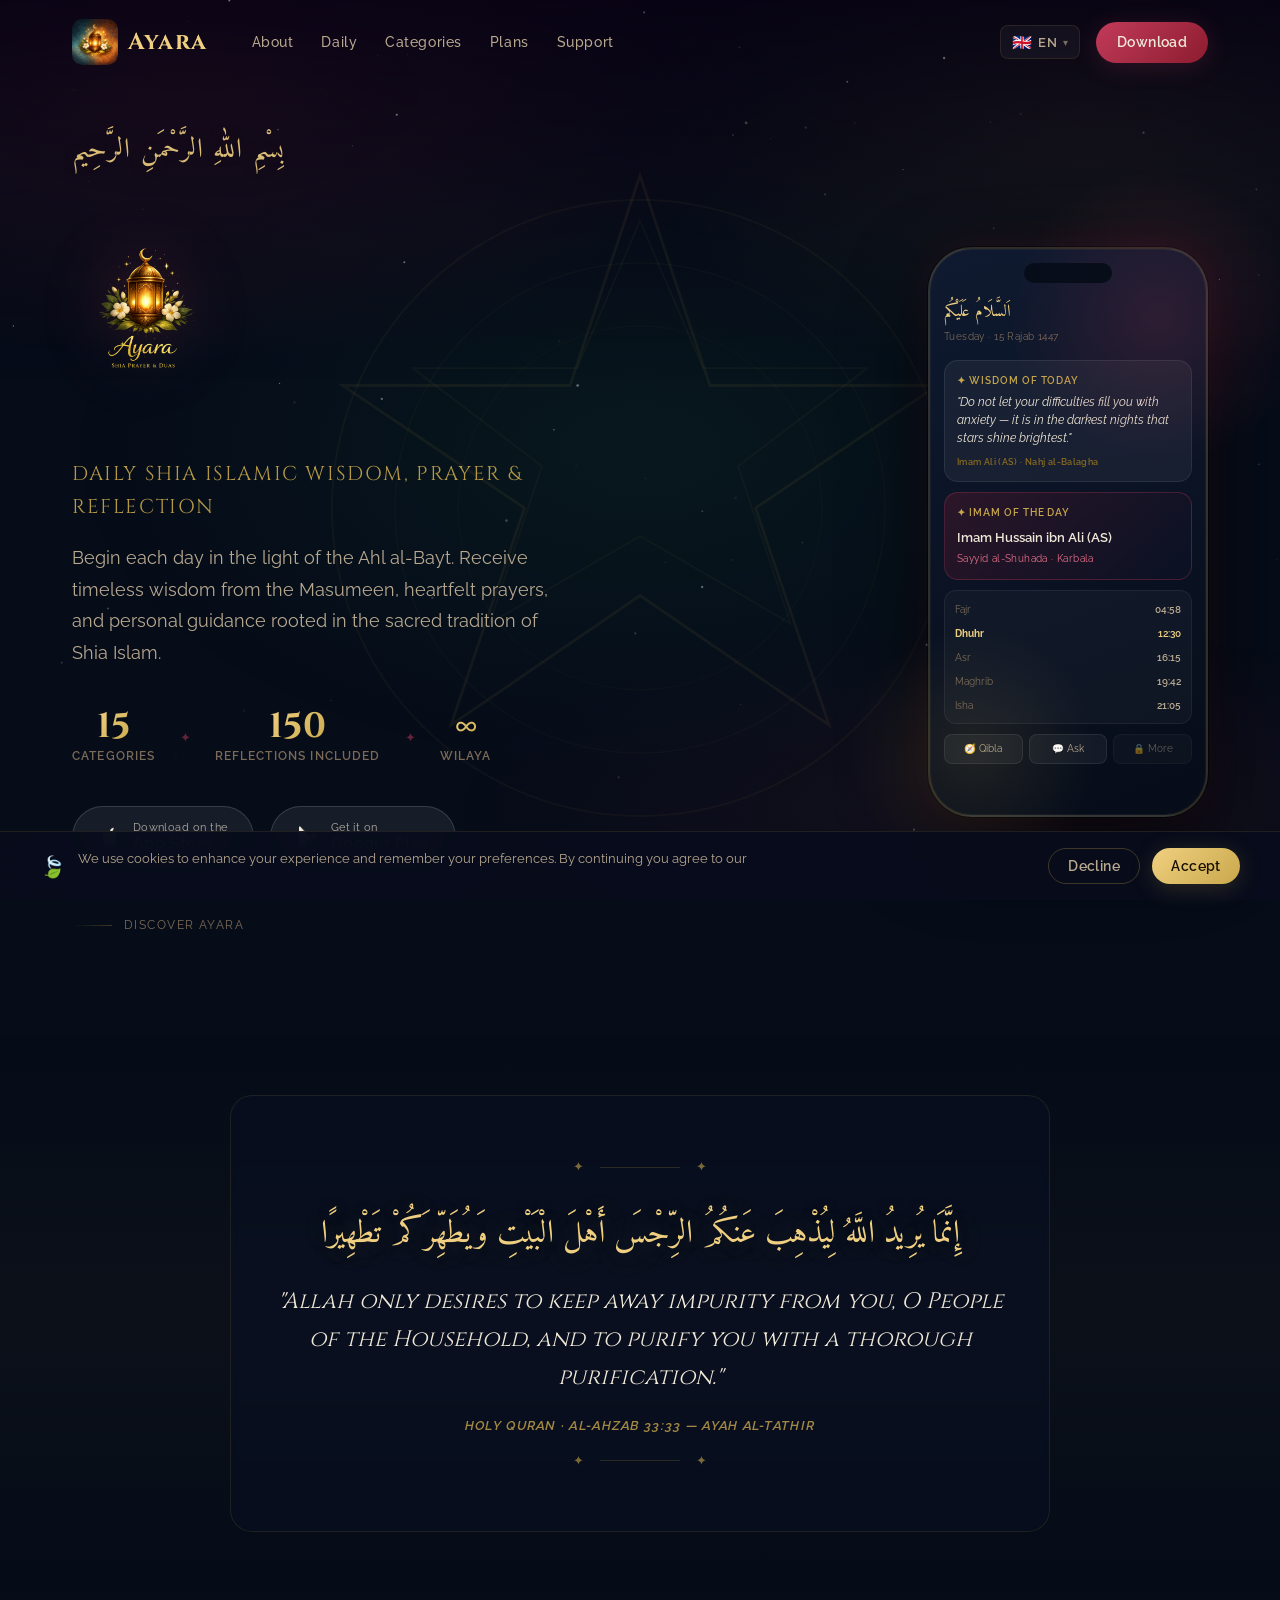
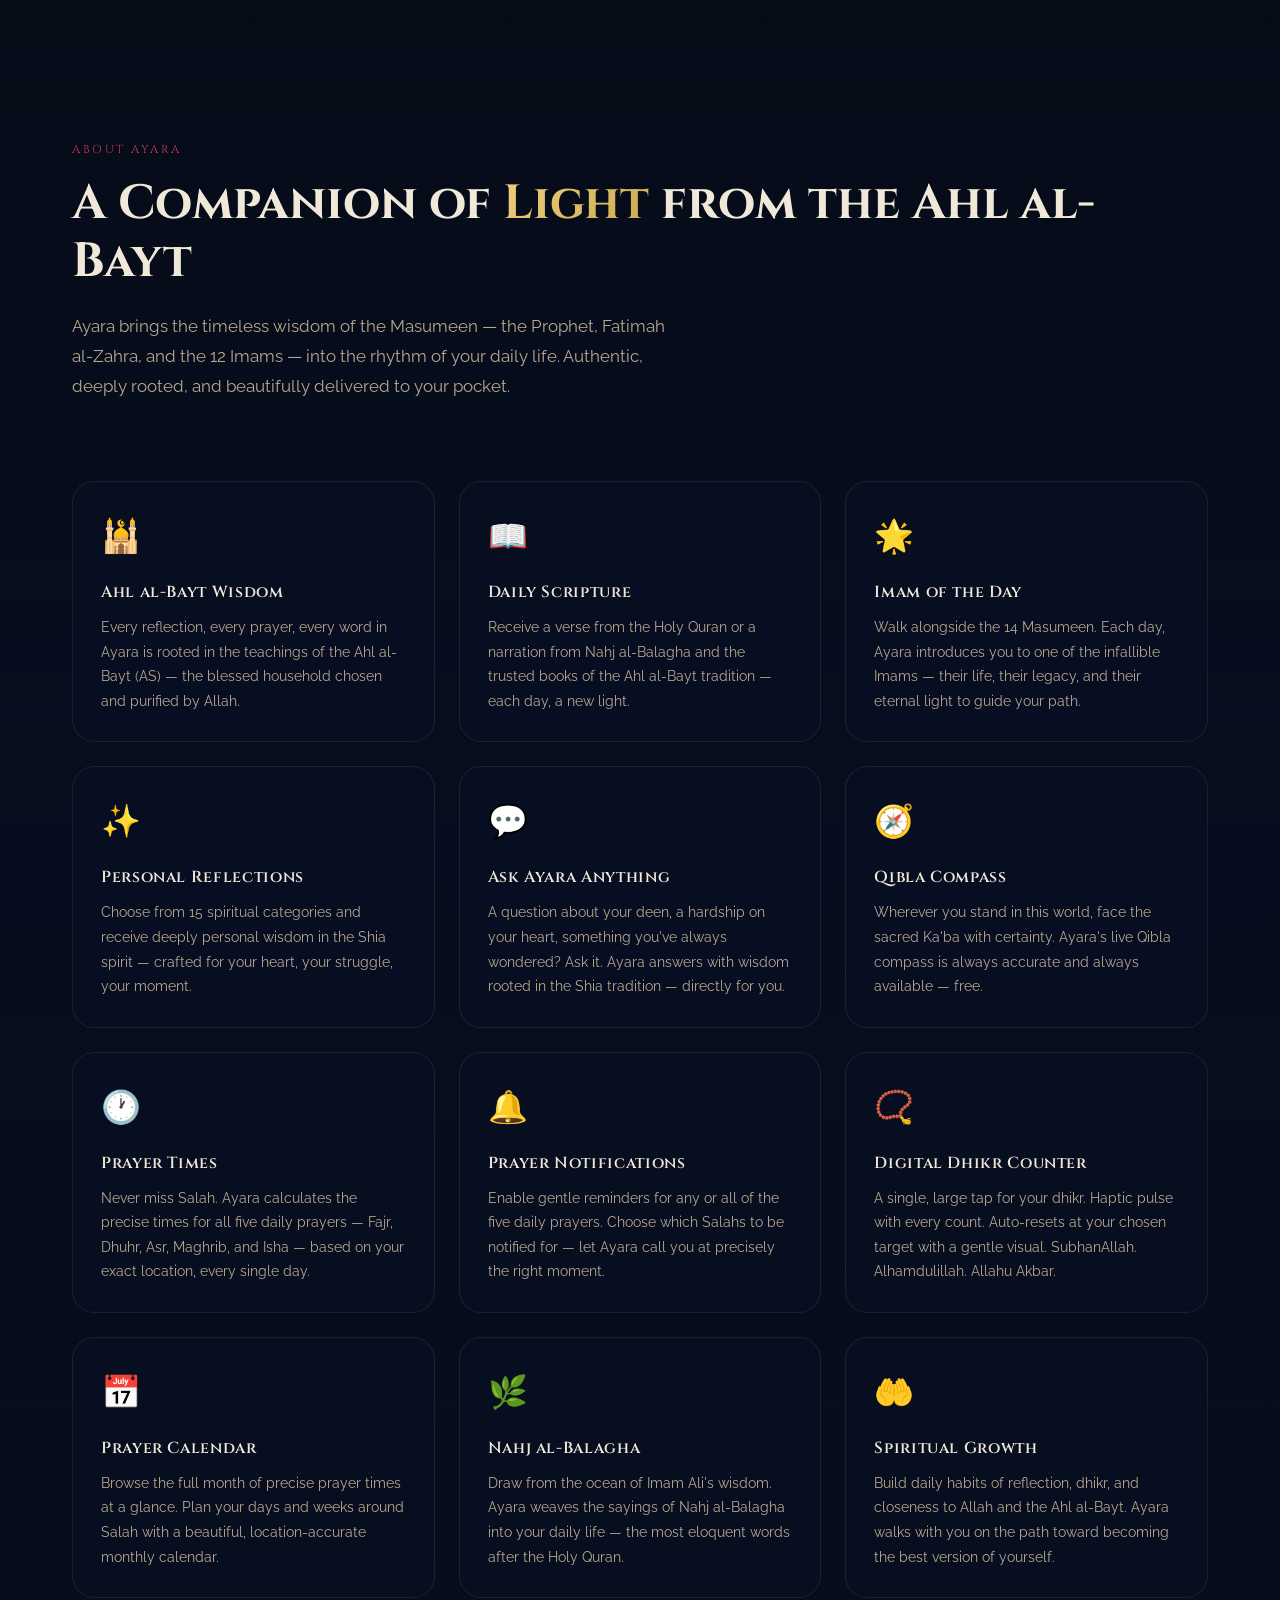
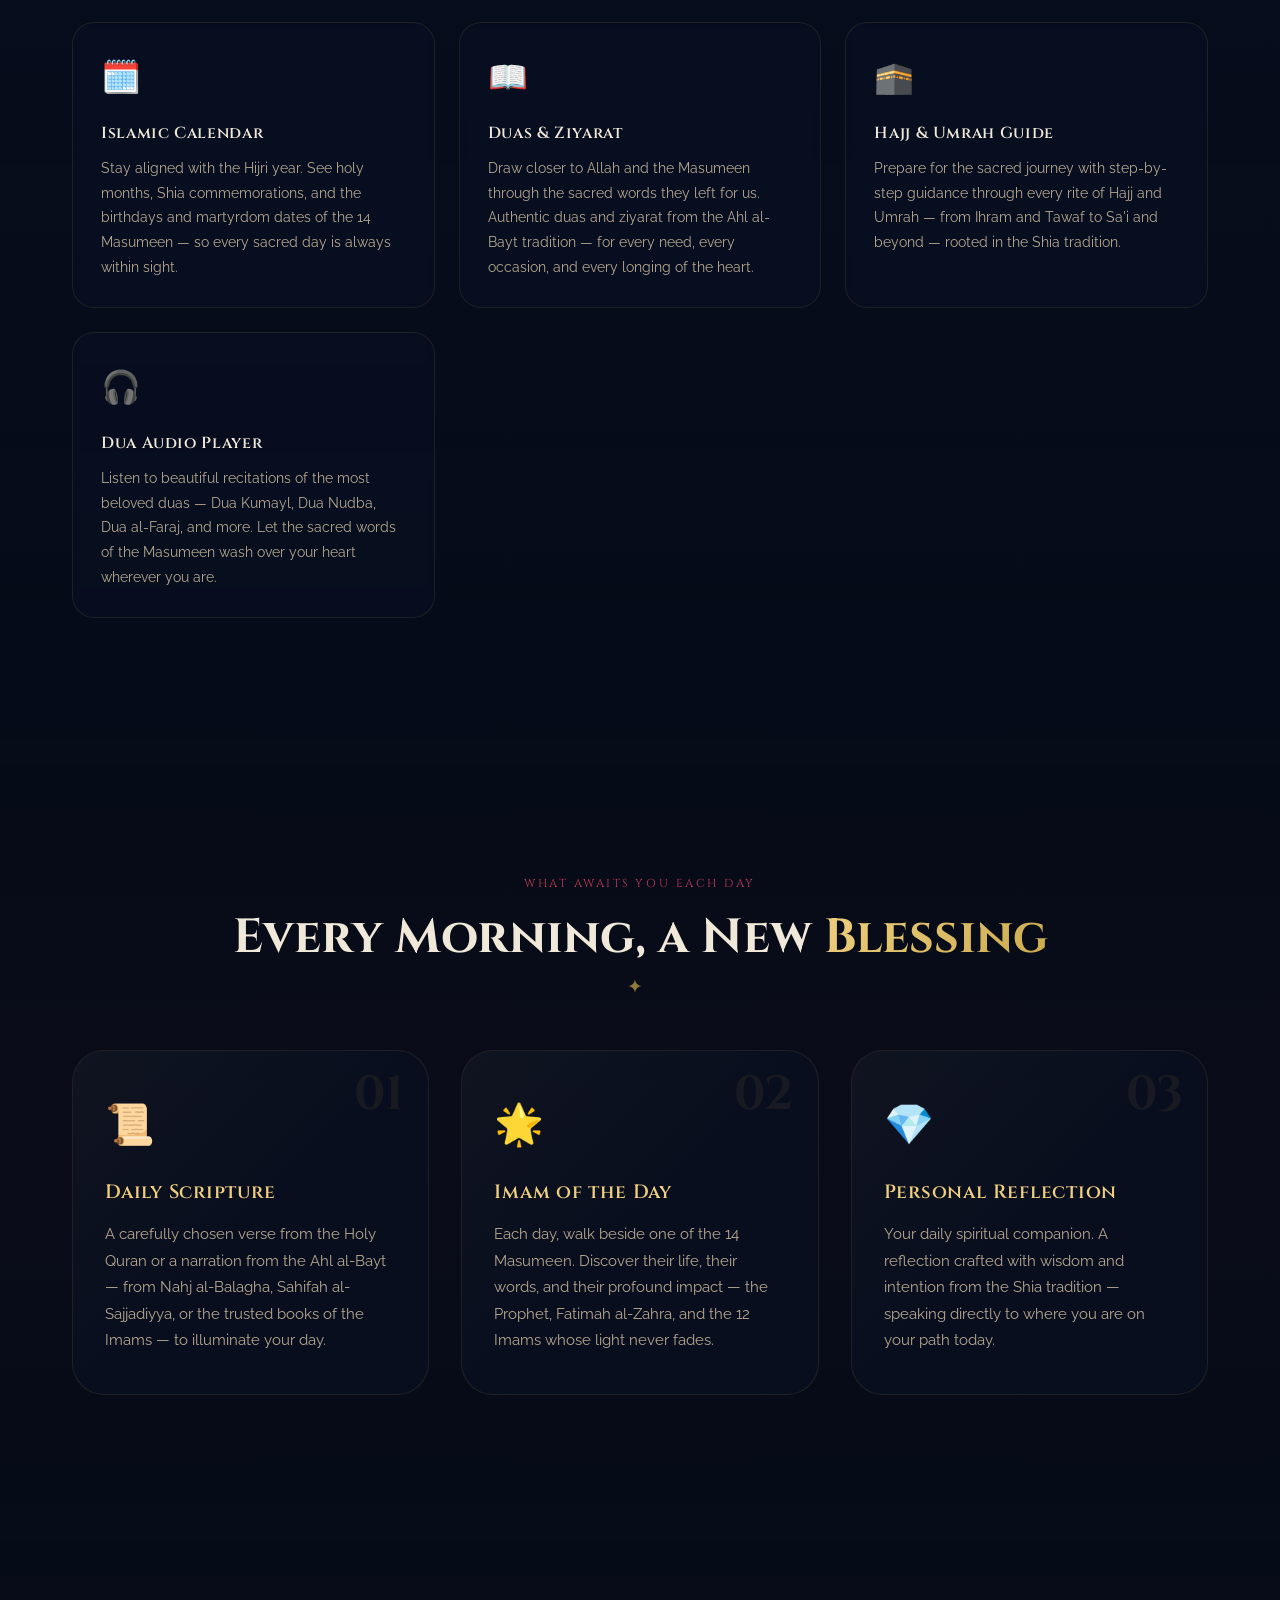
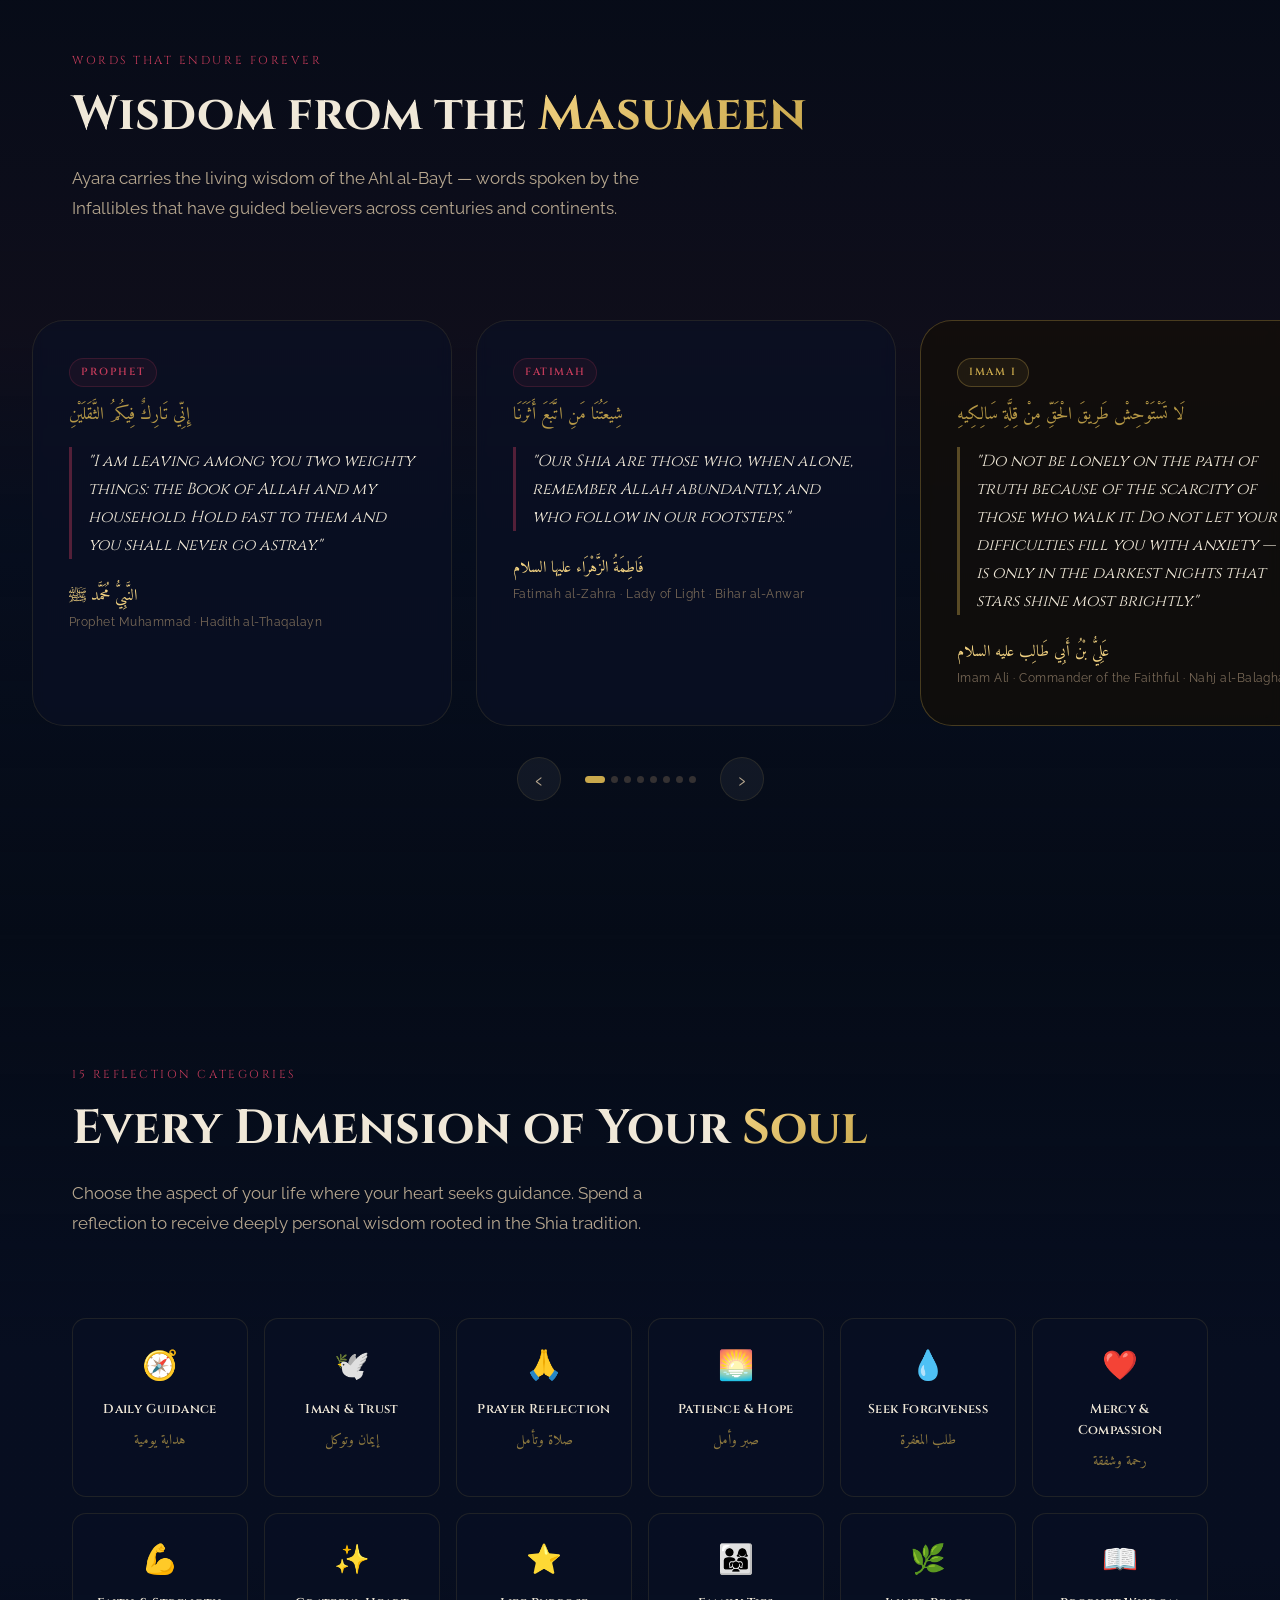
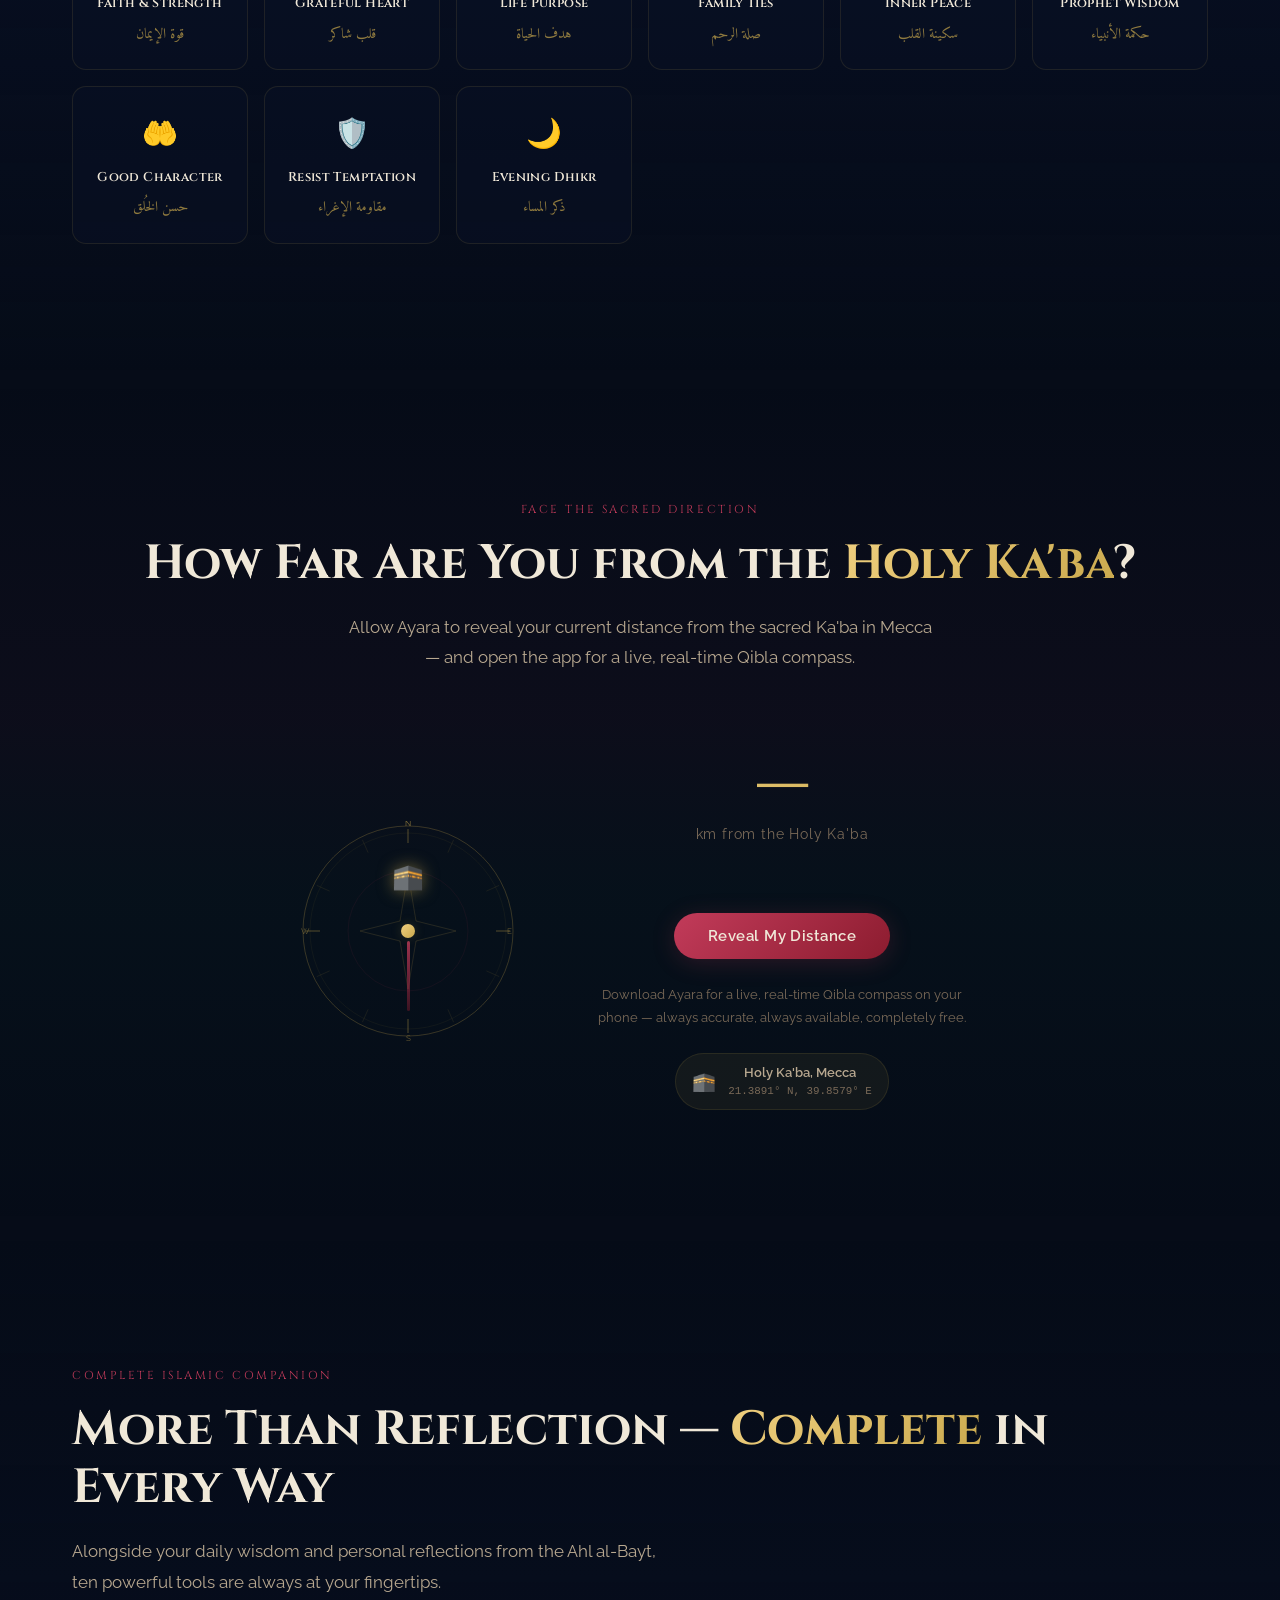
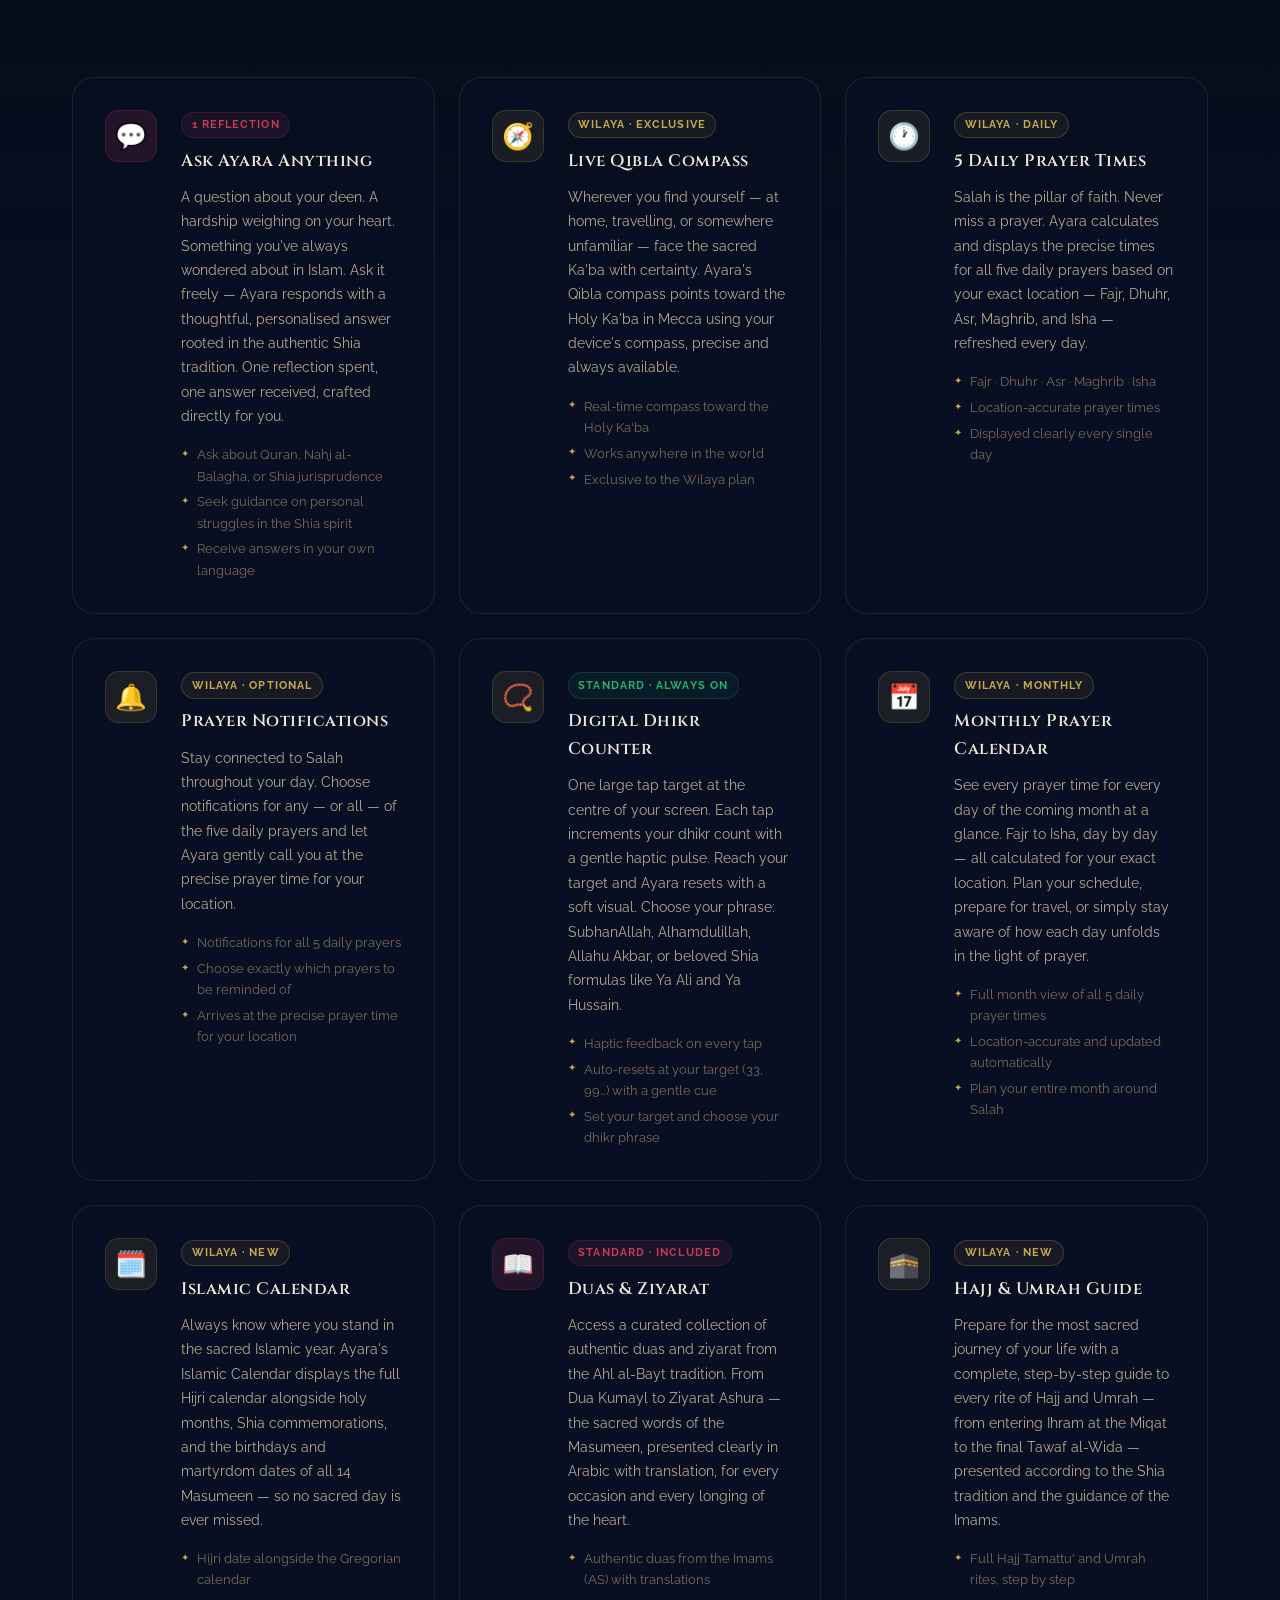
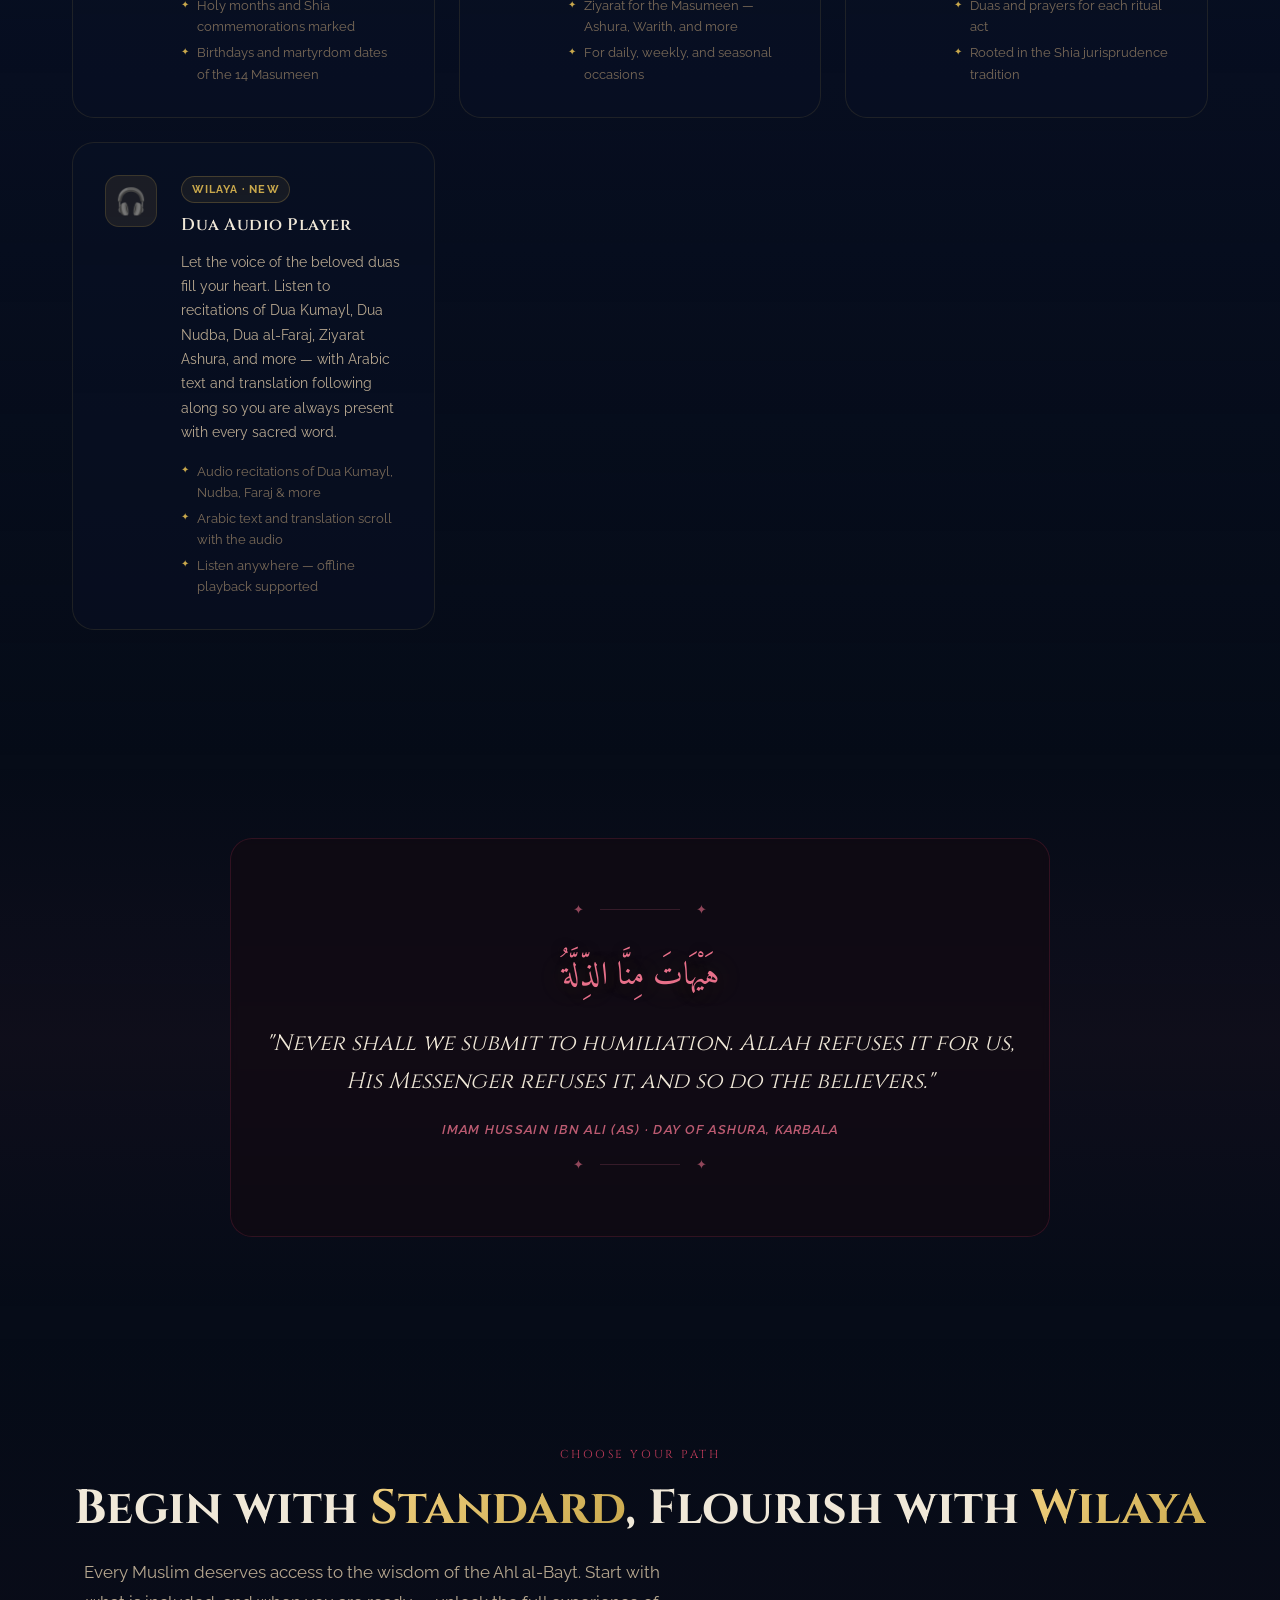
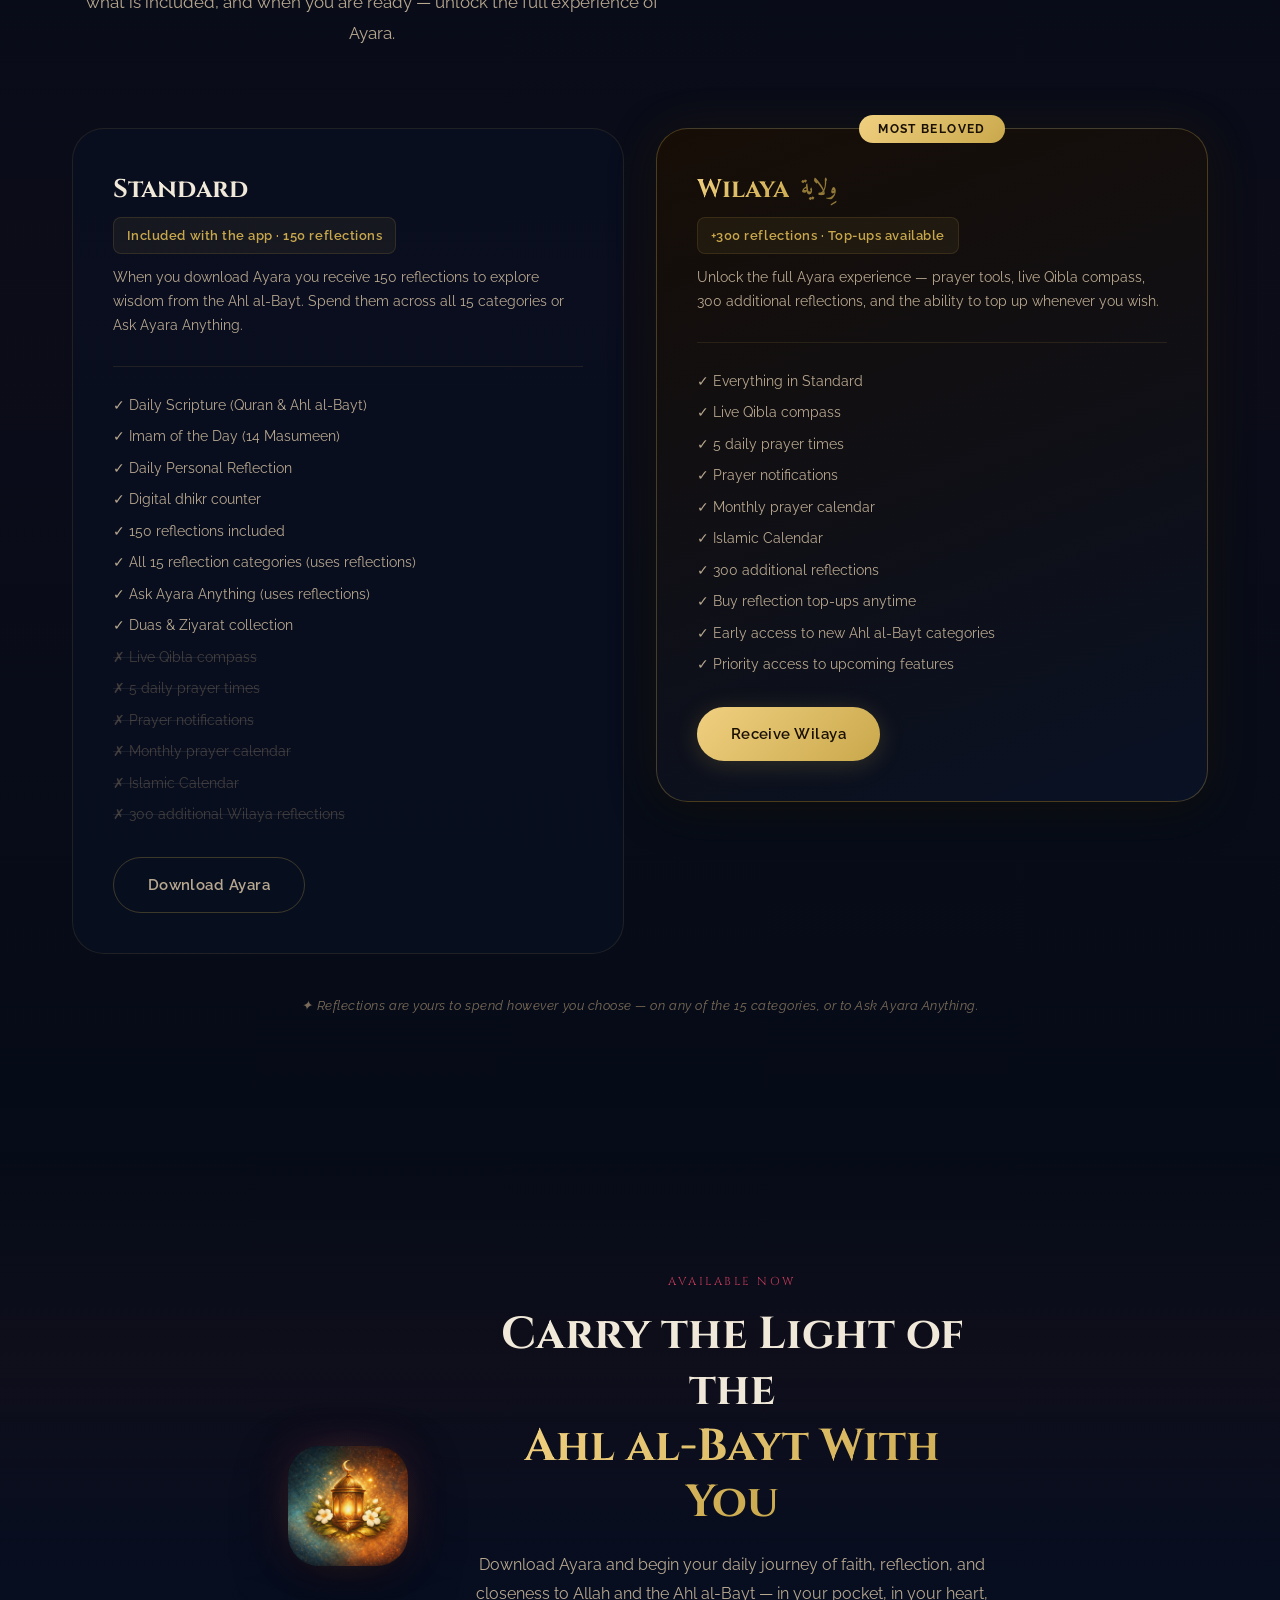
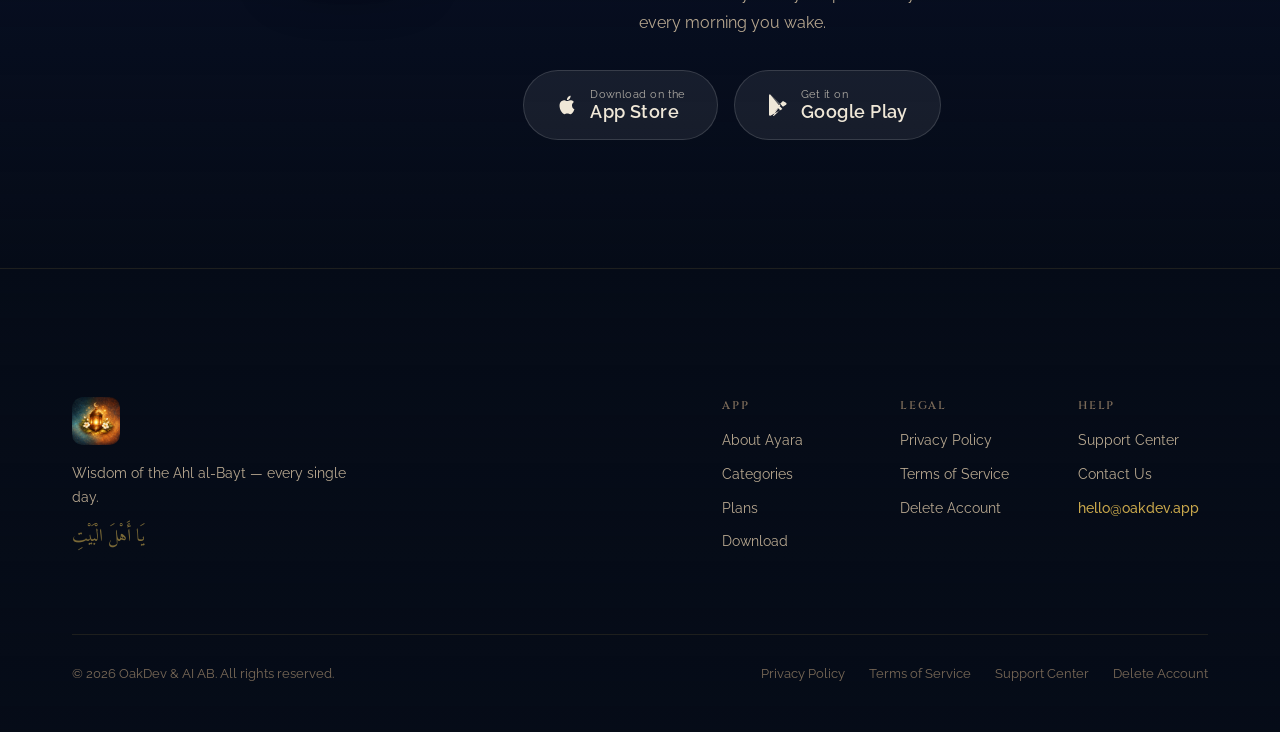
<file: index.html>
<!DOCTYPE html>
<html lang="en" dir="ltr">
<head>
  <meta charset="UTF-8" />
  <meta name="viewport" content="width=device-width, initial-scale=1.0" />
  <title>Ayara — Daily Shia Islamic Wisdom, Prayer &amp; Reflection</title>
  <meta name="description" content="Ayara is your daily companion for Shia Islamic wisdom, prayers, and reflection. Receive timeless teachings from the Ahl al-Bayt — every single day." />
  <meta name="theme-color" content="#060c18" />

  <!-- Open Graph -->
  <meta property="og:title"       content="Ayara — Daily Shia Islamic Wisdom &amp; Reflection" />
  <meta property="og:description" content="Receive daily wisdom from the Ahl al-Bayt, heartfelt prayers, and personal reflection rooted in the beautiful tradition of Shia Islam." />
  <meta property="og:image"       content="assets/logo.png" />
  <meta property="og:type"        content="website" />

  <!-- Favicon -->
  <link rel="icon" type="image/png" href="assets/icon.png" />

  <!-- Fonts -->
  <link rel="preconnect" href="https://fonts.googleapis.com" />
  <link rel="preconnect" href="https://fonts.gstatic.com" crossorigin />
  <link href="https://fonts.googleapis.com/css2?family=Amiri:ital,wght@0,400;0,700;1,400&family=Cinzel:wght@400;600;700&family=Raleway:wght@300;400;500;600;700&display=swap" rel="stylesheet" />

  <link rel="stylesheet" href="css/styles.css" />
</head>
<body>

  <!-- Star canvas -->
  <canvas class="star-canvas" id="starCanvas" aria-hidden="true"></canvas>

  <!-- ============================================================
       COOKIE CONSENT
  ============================================================ -->
  <div class="cookie-banner" id="cookieBanner" role="dialog" aria-live="polite" aria-label="Cookie consent">
    <div class="cookie-banner__inner">
      <div class="cookie-banner__text">
        <span class="cookie-banner__icon" aria-hidden="true">🍃</span>
        <p data-i18n="cookie.text">
          We use cookies to enhance your experience and remember your preferences.
          By continuing you agree to our
          <a href="/privacy" data-i18n="cookie.privacy">Privacy Policy</a> and
          <a href="/terms" data-i18n="cookie.terms">Terms of Service</a>.
        </p>
      </div>
      <div class="cookie-banner__actions">
        <button class="btn btn--outline btn--sm" id="cookieDecline" data-i18n="cookie.decline">Decline</button>
        <button class="btn btn--gold btn--sm" id="cookieAccept" data-i18n="cookie.accept">Accept</button>
      </div>
    </div>
  </div>

  <!-- ============================================================
       NAVIGATION
  ============================================================ -->
  <nav class="nav" id="nav" role="navigation" aria-label="Main">
    <div class="nav__container">

      <a href="/" class="nav__logo" aria-label="Ayara — Home">
        <img src="assets/icon.png" alt="Ayara" class="nav__logo-img" />
        <span class="nav__logo-name">Ayara</span>
      </a>

      <div class="nav__links" id="navLinks">
        <a href="#about"      class="nav__link" data-i18n="nav.about">About</a>
        <a href="#daily"      class="nav__link" data-i18n="nav.daily">Daily</a>
        <a href="#categories" class="nav__link" data-i18n="nav.categories">Categories</a>
        <a href="#pricing"    class="nav__link" data-i18n="nav.plans">Plans</a>
        <a href="/support"    class="nav__link" data-i18n="nav.support">Support</a>
      </div>

      <div class="nav__right">
        <div class="nav__lang" id="langSwitcher">
          <button class="nav__lang-btn" id="langBtn" aria-haspopup="true" aria-expanded="false">
            <span class="lang-flag" id="langFlag">🇬🇧</span>
            <span class="lang-code" id="langCode">EN</span>
            <span class="lang-chevron" aria-hidden="true">▾</span>
          </button>
          <div class="nav__lang-dropdown" id="langDropdown" role="listbox" aria-label="Select language">
            <button class="nav__lang-option" data-lang="en" role="option"><span class="opt-flag">🇬🇧</span><span class="opt-name">English</span></button>
            <button class="nav__lang-option" data-lang="ar" role="option"><span class="opt-flag">🇸🇦</span><span class="opt-name">العربية</span></button>
            <button class="nav__lang-option" data-lang="fa" role="option"><span class="opt-flag">🇮🇷</span><span class="opt-name">فارسی</span></button>
            <button class="nav__lang-option" data-lang="ur" role="option"><span class="opt-flag">🇵🇰</span><span class="opt-name">اردو</span></button>
            <button class="nav__lang-option" data-lang="tr" role="option"><span class="opt-flag">🇹🇷</span><span class="opt-name">Türkçe</span></button>
            <button class="nav__lang-option" data-lang="id" role="option"><span class="opt-flag">🇮🇩</span><span class="opt-name">Indonesia</span></button>
            <button class="nav__lang-option" data-lang="fr" role="option"><span class="opt-flag">🇫🇷</span><span class="opt-name">Français</span></button>
            <button class="nav__lang-option" data-lang="az" role="option"><span class="opt-flag">🇦🇿</span><span class="opt-name">Azərbaycanca</span></button>
          </div>
        </div>

        <a href="#download" class="btn btn--crimson nav__cta" data-i18n="nav.download">Download</a>

        <button class="nav__hamburger" id="hamburger" aria-label="Open menu" aria-expanded="false">
          <span></span><span></span><span></span>
        </button>
      </div>

    </div>
  </nav>

  <!-- ============================================================
       HERO
  ============================================================ -->
  <section class="hero" id="hero" aria-label="Hero">
    <!-- Geometric star overlay -->
    <div class="hero__geo" aria-hidden="true">
      <svg class="hero__geo-star" viewBox="0 0 200 200" xmlns="http://www.w3.org/2000/svg" aria-hidden="true">
        <polygon points="100,5 120,65 185,65 133,100 154,162 100,125 46,162 67,100 15,65 80,65" fill="none" stroke="currentColor" stroke-width="0.8" opacity="0.15"/>
        <polygon points="100,18 118,60 165,60 128,88 143,133 100,108 57,133 72,88 35,60 82,60" fill="none" stroke="currentColor" stroke-width="0.5" opacity="0.10"/>
        <circle cx="100" cy="100" r="88" fill="none" stroke="currentColor" stroke-width="0.6" opacity="0.10"/>
        <circle cx="100" cy="100" r="70" fill="none" stroke="currentColor" stroke-width="0.4" opacity="0.08"/>
        <circle cx="100" cy="100" r="52" fill="none" stroke="currentColor" stroke-width="0.4" opacity="0.06"/>
      </svg>
    </div>

    <!-- Content -->
    <div class="hero__content">
      <p class="hero__bismillah" lang="ar" aria-label="Bismillah ir-Rahman ir-Rahim">بِسْمِ اللهِ الرَّحْمَنِ الرَّحِيم</p>

      <div class="hero__logo-wrap">
        <img src="assets/logo.png" alt="Ayara" class="hero__logo" />
      </div>

      <p class="hero__subtitle" data-i18n="hero.subtitle">Daily Shia Islamic Wisdom, Prayer &amp; Reflection</p>

      <p class="hero__desc" data-i18n="hero.desc">
        Begin each day in the light of the Ahl al-Bayt. Receive timeless wisdom from the Masumeen, heartfelt prayers, and personal guidance rooted in the sacred tradition of Shia Islam.
      </p>

      <div class="hero__stats">
        <div class="hero__stat">
          <span class="hero__stat-number" data-count="15">15</span>
          <span class="hero__stat-label" data-i18n="hero.stat_categories">Categories</span>
        </div>
        <div class="hero__stat-divider" aria-hidden="true">✦</div>
        <div class="hero__stat">
          <span class="hero__stat-number" data-count="150">150</span>
          <span class="hero__stat-label" data-i18n="hero.stat_reflections">Reflections Included</span>
        </div>
        <div class="hero__stat-divider" aria-hidden="true">✦</div>
        <div class="hero__stat">
          <span class="hero__stat-number">∞</span>
          <span class="hero__stat-label" data-i18n="hero.stat_wilaya">Wilaya</span>
        </div>
      </div>

      <div class="hero__actions">
        <a href="#" class="btn btn--store" aria-label="Download Ayara on the App Store">
          <svg class="btn__store-icon" viewBox="0 0 24 24" fill="currentColor" aria-hidden="true">
            <path d="M18.71 19.5c-.83 1.24-1.71 2.45-3.05 2.47-1.34.03-1.77-.79-3.29-.79-1.53 0-2 .77-3.27.82-1.31.05-2.3-1.32-3.14-2.53C4.25 17 2.94 12.45 4.7 9.39c.87-1.52 2.43-2.48 4.12-2.51 1.28-.02 2.5.87 3.29.87.78 0 2.26-1.07 3.8-.91.65.03 2.47.26 3.64 1.98-.09.06-2.17 1.28-2.15 3.81.03 3.02 2.65 4.03 2.68 4.04-.03.07-.42 1.44-1.38 2.83M13 3.5c.73-.83 1.94-1.46 2.94-1.5.13 1.17-.34 2.35-1.04 3.19-.69.85-1.83 1.51-2.95 1.42-.15-1.15.41-2.35 1.05-3.11z"/>
          </svg>
          <span>
            <small data-i18n="btn.app_store_sub">Download on the</small>
            <strong data-i18n="btn.app_store">App Store</strong>
          </span>
        </a>

        <a href="#" class="btn btn--store" aria-label="Get Ayara on Google Play">
          <svg class="btn__store-icon" viewBox="0 0 24 24" fill="currentColor" aria-hidden="true">
            <path d="M3.18 23.77a2 2 0 001.1-.32l12.54-7.21-2.76-2.76L3.18 23.77zM20.77 9.6L17.4 7.67l-3.07 3.07 3.07 3.07 3.4-1.95a1.66 1.66 0 000-2.26zM3 .23a1.9 1.9 0 00-.82 1.6v20.36a1.9 1.9 0 00.82 1.6l.1.08 11.4-11.4v-.27L3.1.15zM14.06 13.4L3.18.23l.08.07 10.9 10.9-3.07 3.07 3.07 3.07-10.9 10.9-.08.07z"/>
          </svg>
          <span>
            <small data-i18n="btn.play_store_sub">Get it on</small>
            <strong data-i18n="btn.play_store">Google Play</strong>
          </span>
        </a>
      </div>

      <div class="hero__scroll-indicator" aria-hidden="true">
        <div class="hero__scroll-line"></div>
        <span data-i18n="hero.discover">Discover Ayara</span>
      </div>
    </div>

    <!-- Phone Mockup -->
    <div class="hero__phone-wrap" aria-hidden="true">
      <div class="hero__phone">
        <div class="hero__phone-notch"></div>
        <div class="hero__phone-screen">
          <div class="phone-ui">
            <div class="phone-ui__header">
              <div class="phone-ui__greeting" lang="ar">اَلسَّلَامُ عَلَيْكُم</div>
              <div class="phone-ui__date">Tuesday · 15 Rajab 1447</div>
            </div>
            <div class="phone-ui__card">
              <div class="phone-ui__card-label">✦ Wisdom of Today</div>
              <p class="phone-ui__card-text">"Do not let your difficulties fill you with anxiety — it is in the darkest nights that stars shine brightest."</p>
              <div class="phone-ui__card-ref">Imam Ali (AS) · Nahj al-Balagha</div>
            </div>
            <div class="phone-ui__card phone-ui__card--imam">
              <div class="phone-ui__card-label">✦ Imam of the Day</div>
              <p class="phone-ui__card-name">Imam Hussain ibn Ali (AS)</p>
              <p class="phone-ui__card-small">Sayyid al-Shuhada · Karbala</p>
            </div>
            <div class="phone-ui__prayer-times">
              <div class="phone-ui__prayer">Fajr <span>04:58</span></div>
              <div class="phone-ui__prayer phone-ui__prayer--active">Dhuhr <span>12:30</span></div>
              <div class="phone-ui__prayer">Asr <span>16:15</span></div>
              <div class="phone-ui__prayer">Maghrib <span>19:42</span></div>
              <div class="phone-ui__prayer">Isha <span>21:05</span></div>
            </div>
            <div class="phone-ui__categories">
              <div class="phone-ui__cat">🧭 Qibla</div>
              <div class="phone-ui__cat">💬 Ask</div>
              <div class="phone-ui__cat phone-ui__cat--locked">🔒 More</div>
            </div>
          </div>
        </div>
      </div>
      <!-- Glow rings -->
      <div class="hero__phone-glow hero__phone-glow--1" aria-hidden="true"></div>
      <div class="hero__phone-glow hero__phone-glow--2" aria-hidden="true"></div>
    </div>
  </section>

  <!-- ============================================================
       AYAT AL-TATHIR
  ============================================================ -->
  <section class="section section--verse" aria-label="Verse of Purification">
    <div class="container">
      <blockquote class="verse-block animate-on-scroll">
        <div class="verse-block__ornament" aria-hidden="true">
          <span>✦</span><span class="verse-block__line"></span><span>✦</span>
        </div>
        <p class="verse-block__arabic" lang="ar">
          إِنَّمَا يُرِيدُ اللَّهُ لِيُذْهِبَ عَنكُمُ الرِّجْسَ أَهْلَ الْبَيْتِ وَيُطَهِّرَكُمْ تَطْهِيرًا
        </p>
        <p class="verse-block__text" data-i18n="verse1.text">
          "Allah only desires to keep away impurity from you, O People of the Household, and to purify you with a thorough purification."
        </p>
        <cite class="verse-block__cite" data-i18n="verse1.cite">Holy Quran · Al-Ahzab 33:33 — Ayah al-Tathir</cite>
        <div class="verse-block__ornament" aria-hidden="true">
          <span>✦</span><span class="verse-block__line"></span><span>✦</span>
        </div>
      </blockquote>
    </div>
  </section>

  <!-- ============================================================
       ABOUT / FEATURES
  ============================================================ -->
  <section class="section section--about" id="about" aria-label="About Ayara">
    <div class="container">
      <div class="section__label" data-i18n="about.label">About Ayara</div>
      <h2 class="section__title" data-i18n-html="about.title">A Companion of <em>Light</em> from the Ahl al-Bayt</h2>
      <p class="section__subtitle" data-i18n="about.subtitle">
        Ayara brings the timeless wisdom of the Masumeen — the Prophet, Fatimah al-Zahra, and the 12 Imams — into the rhythm of your daily life. Authentic, deeply rooted, and beautifully delivered to your pocket.
      </p>

      <div class="features-grid">
        <div class="feature-card animate-on-scroll" data-delay="0">
          <span class="feature-card__icon">🕌</span>
          <h3 class="feature-card__title" data-i18n="about.f1_title">Ahl al-Bayt Wisdom</h3>
          <p class="feature-card__text" data-i18n="about.f1_text">Every reflection, every prayer, every word in Ayara is rooted in the teachings of the Ahl al-Bayt (AS) — the blessed household chosen and purified by Allah.</p>
        </div>
        <div class="feature-card animate-on-scroll" data-delay="80">
          <span class="feature-card__icon">📖</span>
          <h3 class="feature-card__title" data-i18n="about.f2_title">Daily Scripture</h3>
          <p class="feature-card__text" data-i18n="about.f2_text">Receive a verse from the Holy Quran or a narration from Nahj al-Balagha and the trusted books of the Ahl al-Bayt tradition — each day, a new light.</p>
        </div>
        <div class="feature-card animate-on-scroll" data-delay="160">
          <span class="feature-card__icon">🌟</span>
          <h3 class="feature-card__title" data-i18n="about.f3_title">Imam of the Day</h3>
          <p class="feature-card__text" data-i18n="about.f3_text">Walk alongside the 14 Masumeen. Each day, Ayara introduces you to one of the infallible Imams — their life, their legacy, and their eternal light to guide your path.</p>
        </div>
        <div class="feature-card animate-on-scroll" data-delay="0">
          <span class="feature-card__icon">✨</span>
          <h3 class="feature-card__title" data-i18n="about.f4_title">Personal Reflections</h3>
          <p class="feature-card__text" data-i18n="about.f4_text">Choose from 15 spiritual categories and receive deeply personal wisdom in the Shia spirit — crafted for your heart, your struggle, your moment.</p>
        </div>
        <div class="feature-card animate-on-scroll" data-delay="80">
          <span class="feature-card__icon">💬</span>
          <h3 class="feature-card__title" data-i18n="about.f5_title">Ask Ayara Anything</h3>
          <p class="feature-card__text" data-i18n="about.f5_text">A question about your deen, a hardship on your heart, something you've always wondered? Ask it. Ayara answers with wisdom rooted in the Shia tradition — directly for you.</p>
        </div>
        <div class="feature-card animate-on-scroll" data-delay="160">
          <span class="feature-card__icon">🧭</span>
          <h3 class="feature-card__title" data-i18n="about.f6_title">Qibla Compass</h3>
          <p class="feature-card__text" data-i18n="about.f6_text">Wherever you stand in this world, face the sacred Ka'ba with certainty. Ayara's live Qibla compass is always accurate and always available — free.</p>
        </div>
        <div class="feature-card animate-on-scroll" data-delay="0">
          <span class="feature-card__icon">🕐</span>
          <h3 class="feature-card__title" data-i18n="about.f7_title">Prayer Times</h3>
          <p class="feature-card__text" data-i18n="about.f7_text">Never miss Salah. Ayara calculates the precise times for all five daily prayers — Fajr, Dhuhr, Asr, Maghrib, and Isha — based on your exact location, every single day.</p>
        </div>
        <div class="feature-card animate-on-scroll" data-delay="80">
          <span class="feature-card__icon">🔔</span>
          <h3 class="feature-card__title" data-i18n="about.f8_title">Prayer Notifications</h3>
          <p class="feature-card__text" data-i18n="about.f8_text">Enable gentle reminders for any or all of the five daily prayers. Choose which Salahs to be notified for — let Ayara call you at precisely the right moment.</p>
        </div>
        <div class="feature-card animate-on-scroll" data-delay="160">
          <span class="feature-card__icon">📿</span>
          <h3 class="feature-card__title" data-i18n="about.f9_title">Digital Dhikr Counter</h3>
          <p class="feature-card__text" data-i18n="about.f9_text">A single, large tap for your dhikr. Haptic pulse with every count. Auto-resets at your chosen target with a gentle visual. SubhanAllah. Alhamdulillah. Allahu Akbar.</p>
        </div>
        <div class="feature-card animate-on-scroll" data-delay="0">
          <span class="feature-card__icon">📅</span>
          <h3 class="feature-card__title" data-i18n="about.f10_title">Prayer Calendar</h3>
          <p class="feature-card__text" data-i18n="about.f10_text">Browse the full month of precise prayer times at a glance. Plan your days and weeks around Salah with a beautiful, location-accurate monthly calendar.</p>
        </div>
        <div class="feature-card animate-on-scroll" data-delay="80">
          <span class="feature-card__icon">🌿</span>
          <h3 class="feature-card__title" data-i18n="about.f11_title">Nahj al-Balagha</h3>
          <p class="feature-card__text" data-i18n="about.f11_text">Draw from the ocean of Imam Ali's wisdom. Ayara weaves the sayings of Nahj al-Balagha into your daily life — the most eloquent words after the Holy Quran.</p>
        </div>
        <div class="feature-card animate-on-scroll" data-delay="160">
          <span class="feature-card__icon">🤲</span>
          <h3 class="feature-card__title" data-i18n="about.f12_title">Spiritual Growth</h3>
          <p class="feature-card__text" data-i18n="about.f12_text">Build daily habits of reflection, dhikr, and closeness to Allah and the Ahl al-Bayt. Ayara walks with you on the path toward becoming the best version of yourself.</p>
        </div>
        <div class="feature-card animate-on-scroll" data-delay="0">
          <span class="feature-card__icon">🗓️</span>
          <h3 class="feature-card__title" data-i18n="about.f13_title">Islamic Calendar</h3>
          <p class="feature-card__text" data-i18n="about.f13_text">Stay aligned with the Hijri year. See holy months, Shia commemorations, and the birthdays and martyrdom dates of the 14 Masumeen — so every sacred day is always within sight.</p>
        </div>
        <div class="feature-card animate-on-scroll" data-delay="80">
          <span class="feature-card__icon">📖</span>
          <h3 class="feature-card__title" data-i18n="about.f14_title">Duas & Ziyarat</h3>
          <p class="feature-card__text" data-i18n="about.f14_text">Draw closer to Allah and the Masumeen through the sacred words they left for us. Authentic duas and ziyarat from the Ahl al-Bayt tradition — for every need, every occasion, and every longing of the heart.</p>
        </div>
        <div class="feature-card animate-on-scroll" data-delay="160">
          <span class="feature-card__icon">🕋</span>
          <h3 class="feature-card__title" data-i18n="about.f15_title">Hajj & Umrah Guide</h3>
          <p class="feature-card__text" data-i18n="about.f15_text">Prepare for the sacred journey with step-by-step guidance through every rite of Hajj and Umrah — from Ihram and Tawaf to Sa'i and beyond — rooted in the Shia tradition.</p>
        </div>
        <div class="feature-card animate-on-scroll" data-delay="0">
          <span class="feature-card__icon">🎧</span>
          <h3 class="feature-card__title" data-i18n="about.f16_title">Dua Audio Player</h3>
          <p class="feature-card__text" data-i18n="about.f16_text">Listen to beautiful recitations of the most beloved duas — Dua Kumayl, Dua Nudba, Dua al-Faraj, and more. Let the sacred words of the Masumeen wash over your heart wherever you are.</p>
        </div>
      </div>
    </div>
  </section>

  <!-- ============================================================
       DAILY SECTION
  ============================================================ -->
  <section class="section section--daily" id="daily" aria-label="Daily features">
    <div class="container">
      <div class="section__label" data-i18n="daily.label">What Awaits You Each Day</div>
      <h2 class="section__title" data-i18n-html="daily.title">Every Morning, a New <em>Blessing</em></h2>

      <div class="ornament" aria-hidden="true">✦</div>

      <div class="daily-grid">
        <div class="daily-card animate-on-scroll" data-delay="0">
          <div class="daily-card__number" aria-hidden="true">01</div>
          <span class="daily-card__icon">📜</span>
          <h3 data-i18n="daily.d1_title">Daily Scripture</h3>
          <p data-i18n="daily.d1_text">A carefully chosen verse from the Holy Quran or a narration from the Ahl al-Bayt — from Nahj al-Balagha, Sahifah al-Sajjadiyya, or the trusted books of the Imams — to illuminate your day.</p>
        </div>
        <div class="daily-card animate-on-scroll" data-delay="120">
          <div class="daily-card__number" aria-hidden="true">02</div>
          <span class="daily-card__icon">🌟</span>
          <h3 data-i18n="daily.d2_title">Imam of the Day</h3>
          <p data-i18n="daily.d2_text">Each day, walk beside one of the 14 Masumeen. Discover their life, their words, and their profound impact — the Prophet, Fatimah al-Zahra, and the 12 Imams whose light never fades.</p>
        </div>
        <div class="daily-card animate-on-scroll" data-delay="240">
          <div class="daily-card__number" aria-hidden="true">03</div>
          <span class="daily-card__icon">💎</span>
          <h3 data-i18n="daily.d3_title">Personal Reflection</h3>
          <p data-i18n="daily.d3_text">Your daily spiritual companion. A reflection crafted with wisdom and intention from the Shia tradition — speaking directly to where you are on your path today.</p>
        </div>
      </div>
    </div>
  </section>

  <!-- ============================================================
       AHL AL-BAYT QUOTES CAROUSEL
  ============================================================ -->
  <section class="section section--ahlbayt" id="ahlbayt" aria-label="Wisdom from the Ahl al-Bayt">
    <div class="container">
      <div class="section__label" data-i18n="ahlbayt.label">Words That Endure Forever</div>
      <h2 class="section__title" data-i18n-html="ahlbayt.title">Wisdom from the <em>Masumeen</em></h2>
      <p class="section__subtitle" data-i18n="ahlbayt.subtitle">
        Ayara carries the living wisdom of the Ahl al-Bayt — words spoken by the Infallibles that have guided believers across centuries and continents.
      </p>
    </div>

    <div class="masumeen-track-wrap" aria-label="Quotes from the Masumeen">
      <div class="masumeen-track" id="masumeen-track">

        <div class="masumeen-card">
          <div class="masumeen-card__num">Prophet</div>
          <p class="masumeen-card__arabic" lang="ar">إِنِّي تَارِكٌ فِيكُمُ الثَّقَلَيْنِ</p>
          <blockquote class="masumeen-card__quote">"I am leaving among you two weighty things: the Book of Allah and my household. Hold fast to them and you shall never go astray."</blockquote>
          <div class="masumeen-card__meta">
            <span class="masumeen-card__name" lang="ar">النَّبِيُّ مُحَمَّد ﷺ</span>
            <span class="masumeen-card__title">Prophet Muhammad · Hadith al-Thaqalayn</span>
          </div>
        </div>

        <div class="masumeen-card">
          <div class="masumeen-card__num">Fatimah</div>
          <p class="masumeen-card__arabic" lang="ar">شِيعَتُنَا مَنِ اتَّبَعَ أَثَرَنَا</p>
          <blockquote class="masumeen-card__quote">"Our Shia are those who, when alone, remember Allah abundantly, and who follow in our footsteps."</blockquote>
          <div class="masumeen-card__meta">
            <span class="masumeen-card__name" lang="ar">فَاطِمَةُ الزَّهْرَاء عليها السلام</span>
            <span class="masumeen-card__title">Fatimah al-Zahra · Lady of Light · Bihar al-Anwar</span>
          </div>
        </div>

        <div class="masumeen-card masumeen-card--featured">
          <div class="masumeen-card__num">Imam I</div>
          <p class="masumeen-card__arabic" lang="ar">لَا تَسْتَوْحِشْ طَرِيقَ الْحَقِّ مِنْ قِلَّةِ سَالِكِيهِ</p>
          <blockquote class="masumeen-card__quote">"Do not be lonely on the path of truth because of the scarcity of those who walk it. Do not let your difficulties fill you with anxiety — it is only in the darkest nights that stars shine most brightly."</blockquote>
          <div class="masumeen-card__meta">
            <span class="masumeen-card__name" lang="ar">عَلِيُّ بْنُ أَبِي طَالِب عليه السلام</span>
            <span class="masumeen-card__title">Imam Ali · Commander of the Faithful · Nahj al-Balagha</span>
          </div>
        </div>

        <div class="masumeen-card">
          <div class="masumeen-card__num">Imam III</div>
          <p class="masumeen-card__arabic" lang="ar">الْمَوْتُ فِي عِزٍّ خَيْرٌ مِنَ الْحَيَاةِ فِي ذُلٍّ</p>
          <blockquote class="masumeen-card__quote">"Death with dignity is better than a life of humiliation. I did not rise to cause mischief, but only to seek reform in my grandfather's nation."</blockquote>
          <div class="masumeen-card__meta">
            <span class="masumeen-card__name" lang="ar">الْحُسَيْنُ بْنُ عَلِي عليه السلام</span>
            <span class="masumeen-card__title">Imam Hussain · Master of Martyrs · Karbala, 61 AH</span>
          </div>
        </div>

        <div class="masumeen-card">
          <div class="masumeen-card__num">Imam IV</div>
          <p class="masumeen-card__arabic" lang="ar">الصَّمْتُ زَيْنُ الصَّائِمِ وَعِبَادَةُ الصَّامِتِ</p>
          <blockquote class="masumeen-card__quote">"Silence is the adornment of the fasting person and the worship of the silent one. Do not dishonour yourself by making your tongue a vessel for sin."</blockquote>
          <div class="masumeen-card__meta">
            <span class="masumeen-card__name" lang="ar">عَلِيُّ بْنُ الْحُسَيْن عليه السلام</span>
            <span class="masumeen-card__title">Imam Zayn al-Abidin · Sajjad · Sahifah al-Sajjadiyya</span>
          </div>
        </div>

        <div class="masumeen-card">
          <div class="masumeen-card__num">Imam VI</div>
          <p class="masumeen-card__arabic" lang="ar">الْعِلْمُ سِلَاحٌ وَأَصْلُهُ الْعَقْلُ</p>
          <blockquote class="masumeen-card__quote">"Knowledge is a weapon whose root is the intellect. Acquire it, for it is the means of knowing your duty toward Allah and the companion of the believer in every hardship."</blockquote>
          <div class="masumeen-card__meta">
            <span class="masumeen-card__name" lang="ar">جَعْفَرٌ الصَّادِق عليه السلام</span>
            <span class="masumeen-card__title">Imam al-Sadiq · The Truthful · Usul al-Kafi</span>
          </div>
        </div>

        <div class="masumeen-card">
          <div class="masumeen-card__num">Imam VIII</div>
          <p class="masumeen-card__arabic" lang="ar">الْإِيمَانُ مَعْرِفَةٌ بِالْقَلْبِ وَإِقْرَارٌ بِاللِّسَانِ وَعَمَلٌ بِالْأَرْكَانِ</p>
          <blockquote class="masumeen-card__quote">"Faith is knowing with the heart, confessing with the tongue, and acting with the limbs. It is these three together that make a believer complete."</blockquote>
          <div class="masumeen-card__meta">
            <span class="masumeen-card__name" lang="ar">عَلِيٌّ الرِّضَا عليه السلام</span>
            <span class="masumeen-card__title">Imam al-Ridha · The Contented · Uyun Akhbar al-Ridha</span>
          </div>
        </div>

        <div class="masumeen-card">
          <div class="masumeen-card__num">Imam XII</div>
          <p class="masumeen-card__arabic" lang="ar">إِنَّا غَيْرُ مُهْمِلِينَ لِمُرَاعَاتِكُمْ وَلَا نَاسِينَ لِذِكْرِكُمْ</p>
          <blockquote class="masumeen-card__quote">"Surely, we are neither neglectful of your situation nor forgetful of your remembrance. Were it not so, calamity would descend upon you and your enemies would destroy you."</blockquote>
          <div class="masumeen-card__meta">
            <span class="masumeen-card__name" lang="ar">الْمَهْدِيُّ الْمُنْتَظَر عجل الله فرجه</span>
            <span class="masumeen-card__title">Imam al-Mahdi · The Awaited · Tawqi' al-Mahdi</span>
          </div>
        </div>

      </div>

      <div class="masumeen-nav" aria-label="Carousel navigation">
        <button class="masumeen-nav__btn" id="masumeen-prev" aria-label="Previous">‹</button>
        <div class="masumeen-dots" id="masumeen-dots" role="tablist"></div>
        <button class="masumeen-nav__btn" id="masumeen-next" aria-label="Next">›</button>
      </div>
    </div>
  </section>

  <!-- ============================================================
       CATEGORIES
  ============================================================ -->
  <section class="section section--categories" id="categories" aria-label="Reflection categories">
    <div class="container">
      <div class="section__label" data-i18n="categories.label">15 Reflection Categories</div>
      <h2 class="section__title" data-i18n-html="categories.title">Every Dimension of Your <em>Soul</em></h2>
      <p class="section__subtitle" data-i18n="categories.subtitle">
        Choose the aspect of your life where your heart seeks guidance.
        Spend a reflection to receive deeply personal wisdom rooted in the Shia tradition.
      </p>

      <div class="categories-grid">
        <div class="cat-card animate-on-scroll" data-delay="0">
          <span class="cat-card__icon">🧭</span>
          <h4 data-i18n="categories.c1">Daily Guidance</h4>
          <span class="cat-card__arabic" lang="ar">هداية يومية</span>
        </div>
        <div class="cat-card animate-on-scroll" data-delay="50">
          <span class="cat-card__icon">🕊️</span>
          <h4 data-i18n="categories.c2">Iman &amp; Trust</h4>
          <span class="cat-card__arabic" lang="ar">إيمان وتوكل</span>
        </div>
        <div class="cat-card animate-on-scroll" data-delay="100">
          <span class="cat-card__icon">🙏</span>
          <h4 data-i18n="categories.c3">Prayer Reflection</h4>
          <span class="cat-card__arabic" lang="ar">صلاة وتأمل</span>
        </div>
        <div class="cat-card animate-on-scroll" data-delay="150">
          <span class="cat-card__icon">🌅</span>
          <h4 data-i18n="categories.c4">Patience &amp; Hope</h4>
          <span class="cat-card__arabic" lang="ar">صبر وأمل</span>
        </div>
        <div class="cat-card animate-on-scroll" data-delay="200">
          <span class="cat-card__icon">💧</span>
          <h4 data-i18n="categories.c5">Seek Forgiveness</h4>
          <span class="cat-card__arabic" lang="ar">طلب المغفرة</span>
        </div>
        <div class="cat-card animate-on-scroll" data-delay="250">
          <span class="cat-card__icon">❤️</span>
          <h4 data-i18n="categories.c6">Mercy &amp; Compassion</h4>
          <span class="cat-card__arabic" lang="ar">رحمة وشفقة</span>
        </div>
        <div class="cat-card animate-on-scroll" data-delay="300">
          <span class="cat-card__icon">💪</span>
          <h4 data-i18n="categories.c7">Faith &amp; Strength</h4>
          <span class="cat-card__arabic" lang="ar">قوة الإيمان</span>
        </div>
        <div class="cat-card animate-on-scroll" data-delay="350">
          <span class="cat-card__icon">✨</span>
          <h4 data-i18n="categories.c8">Grateful Heart</h4>
          <span class="cat-card__arabic" lang="ar">قلب شاكر</span>
        </div>
        <div class="cat-card animate-on-scroll" data-delay="400">
          <span class="cat-card__icon">⭐</span>
          <h4 data-i18n="categories.c9">Life Purpose</h4>
          <span class="cat-card__arabic" lang="ar">هدف الحياة</span>
        </div>
        <div class="cat-card animate-on-scroll" data-delay="450">
          <span class="cat-card__icon">👨‍👩‍👧</span>
          <h4 data-i18n="categories.c10">Family Ties</h4>
          <span class="cat-card__arabic" lang="ar">صلة الرحم</span>
        </div>
        <div class="cat-card animate-on-scroll" data-delay="500">
          <span class="cat-card__icon">🌿</span>
          <h4 data-i18n="categories.c11">Inner Peace</h4>
          <span class="cat-card__arabic" lang="ar">سكينة القلب</span>
        </div>
        <div class="cat-card animate-on-scroll" data-delay="550">
          <span class="cat-card__icon">📖</span>
          <h4 data-i18n="categories.c12">Prophet Wisdom</h4>
          <span class="cat-card__arabic" lang="ar">حكمة الأنبياء</span>
        </div>
        <div class="cat-card animate-on-scroll" data-delay="600">
          <span class="cat-card__icon">🤲</span>
          <h4 data-i18n="categories.c13">Good Character</h4>
          <span class="cat-card__arabic" lang="ar">حسن الخُلق</span>
        </div>
        <div class="cat-card animate-on-scroll" data-delay="650">
          <span class="cat-card__icon">🛡️</span>
          <h4 data-i18n="categories.c14">Resist Temptation</h4>
          <span class="cat-card__arabic" lang="ar">مقاومة الإغراء</span>
        </div>
        <div class="cat-card animate-on-scroll" data-delay="700">
          <span class="cat-card__icon">🌙</span>
          <h4 data-i18n="categories.c15">Evening Dhikr</h4>
          <span class="cat-card__arabic" lang="ar">ذكر المساء</span>
        </div>
      </div>
    </div>
  </section>

  <!-- ============================================================
       LIVE QIBLA DISTANCE
  ============================================================ -->
  <section class="section section--qibla" id="qibla" aria-label="Qibla distance">
    <div class="container">
      <div class="section__label" data-i18n="qibla.label">Face the Sacred Direction</div>
      <h2 class="section__title" data-i18n-html="qibla.title">How Far Are You from the <em>Holy Ka'ba</em>?</h2>
      <p class="section__subtitle" data-i18n="qibla.subtitle">
        Allow Ayara to reveal your current distance from the sacred Ka'ba in Mecca — and open the app for a live, real-time Qibla compass.
      </p>

      <div class="qibla-demo animate-on-scroll">
        <div class="qibla-compass-wrap">
          <div class="qibla-compass" id="qiblaCompass" aria-label="Qibla compass">
            <svg class="qibla-compass__dial" viewBox="0 0 220 220" xmlns="http://www.w3.org/2000/svg" aria-hidden="true">
              <!-- Outer ring -->
              <circle cx="110" cy="110" r="105" fill="none" stroke="rgba(201,168,76,0.25)" stroke-width="1"/>
              <circle cx="110" cy="110" r="98" fill="none" stroke="rgba(201,168,76,0.12)" stroke-width="0.5"/>
              <!-- Tick marks -->
              <g stroke="rgba(201,168,76,0.4)" stroke-width="1">
                <line x1="110" y1="8" x2="110" y2="22"/>
                <line x1="110" y1="198" x2="110" y2="212"/>
                <line x1="8" y1="110" x2="22" y2="110"/>
                <line x1="198" y1="110" x2="212" y2="110"/>
              </g>
              <g stroke="rgba(201,168,76,0.2)" stroke-width="0.5">
                <line x1="155.6" y1="18.8" x2="149.9" y2="31.6"/>
                <line x1="64.4" y1="18.8" x2="70.1" y2="31.6"/>
                <line x1="201.2" y1="64.4" x2="188.4" y2="70.1"/>
                <line x1="201.2" y1="155.6" x2="188.4" y2="149.9"/>
                <line x1="155.6" y1="201.2" x2="149.9" y2="188.4"/>
                <line x1="64.4" y1="201.2" x2="70.1" y2="188.4"/>
                <line x1="18.8" y1="64.4" x2="31.6" y2="70.1"/>
                <line x1="18.8" y1="155.6" x2="31.6" y2="149.9"/>
              </g>
              <!-- Cardinal labels -->
              <text x="110" y="5" text-anchor="middle" fill="rgba(201,168,76,0.7)" font-size="8" font-family="Raleway,sans-serif">N</text>
              <text x="110" y="220" text-anchor="middle" fill="rgba(201,168,76,0.5)" font-size="8" font-family="Raleway,sans-serif">S</text>
              <text x="3" y="113" text-anchor="start" fill="rgba(201,168,76,0.5)" font-size="8" font-family="Raleway,sans-serif">W</text>
              <text x="214" y="113" text-anchor="end" fill="rgba(201,168,76,0.5)" font-size="8" font-family="Raleway,sans-serif">E</text>
              <!-- Inner geometric -->
              <circle cx="110" cy="110" r="60" fill="none" stroke="rgba(194,59,90,0.15)" stroke-width="0.5"/>
              <polygon points="110,52 118,100 158,110 118,120 110,168 102,120 62,110 102,100" fill="none" stroke="rgba(201,168,76,0.2)" stroke-width="0.8"/>
            </svg>
            <!-- Needle -->
            <div class="qibla-compass__needle-wrap" id="qiblaNeedle">
              <div class="qibla-compass__needle">
                <div class="qibla-compass__needle-top">
                  <span class="qibla-compass__kaaba" aria-label="Ka'ba">🕋</span>
                </div>
                <div class="qibla-compass__needle-bottom"></div>
              </div>
            </div>
            <div class="qibla-compass__center" aria-hidden="true"></div>
          </div>
        </div>

        <div class="qibla-info">
          <div class="qibla-info__distance" id="qiblaResult">
            <div class="qibla-info__distance-num" id="qiblaDistNum" data-i18n="qibla.tap_to_reveal">—</div>
            <div class="qibla-info__distance-label" id="qiblaDistLabel" data-i18n="qibla.distance_label">km from the Holy Ka'ba</div>
          </div>
          <p class="qibla-info__location" id="qiblaLocation"></p>
          <button class="btn btn--crimson qibla-info__btn" id="qiblaRevealBtn" data-i18n="qibla.btn_reveal">
            <span>📍</span> Reveal My Distance
          </button>
          <p class="qibla-info__cta" data-i18n="qibla.app_cta">
            Download Ayara for a live, real-time Qibla compass on your phone — always accurate, always available, completely free.
          </p>
          <div class="qibla-info__mecca">
            <span class="qibla-info__mecca-icon">🕋</span>
            <div>
              <span class="qibla-info__mecca-name" data-i18n="qibla.mecca_name">Holy Ka'ba, Mecca</span>
              <span class="qibla-info__mecca-coord">21.3891° N, 39.8579° E</span>
            </div>
          </div>
        </div>
      </div>
    </div>
  </section>

  <!-- ============================================================
       FEATURES SPOTLIGHT
  ============================================================ -->
  <section class="section section--spotlight" id="tools" aria-label="Features spotlight">
    <div class="container">
      <div class="section__label" data-i18n="spotlight.label">Complete Islamic Companion</div>
      <h2 class="section__title" data-i18n-html="spotlight.title">More Than Reflection — <em>Complete</em> in Every Way</h2>
      <p class="section__subtitle" data-i18n="spotlight.subtitle">
        Alongside your daily wisdom and personal reflections from the Ahl al-Bayt, ten powerful tools are always at your fingertips.
      </p>

      <div class="spotlight-grid">

        <div class="spotlight-card animate-on-scroll" data-delay="0">
          <div class="spotlight-card__icon-wrap spotlight-card__icon-wrap--crimson">
            <span class="spotlight-card__icon">💬</span>
          </div>
          <div class="spotlight-card__body">
            <div class="spotlight-card__tag" data-i18n="spotlight.ask_tag">1 Reflection</div>
            <h3 class="spotlight-card__title" data-i18n="spotlight.ask_title">Ask Ayara Anything</h3>
            <p class="spotlight-card__text" data-i18n="spotlight.ask_text">
              A question about your deen. A hardship weighing on your heart. Something you've always wondered about in Islam. Ask it freely — Ayara responds with a thoughtful, personalised answer rooted in the authentic Shia tradition. One reflection spent, one answer received, crafted directly for you.
            </p>
            <ul class="spotlight-card__list">
              <li data-i18n="spotlight.ask_li1">Ask about Quran, Nahj al-Balagha, or Shia jurisprudence</li>
              <li data-i18n="spotlight.ask_li2">Seek guidance on personal struggles in the Shia spirit</li>
              <li data-i18n="spotlight.ask_li3">Receive answers in your own language</li>
            </ul>
          </div>
        </div>

        <div class="spotlight-card animate-on-scroll" data-delay="100">
          <div class="spotlight-card__icon-wrap spotlight-card__icon-wrap--gold">
            <span class="spotlight-card__icon">🧭</span>
          </div>
          <div class="spotlight-card__body">
            <div class="spotlight-card__tag spotlight-card__tag--wilaya" data-i18n="spotlight.qibla_tag">Wilaya · Exclusive</div>
            <h3 class="spotlight-card__title" data-i18n="spotlight.qibla_title">Live Qibla Compass</h3>
            <p class="spotlight-card__text" data-i18n="spotlight.qibla_text">
              Wherever you find yourself — at home, travelling, or somewhere unfamiliar — face the sacred Ka'ba with certainty. Ayara's Qibla compass points toward the Holy Ka'ba in Mecca using your device's compass, precise and always available.
            </p>
            <ul class="spotlight-card__list">
              <li data-i18n="spotlight.qibla_li1">Real-time compass toward the Holy Ka'ba</li>
              <li data-i18n="spotlight.qibla_li2">Works anywhere in the world</li>
              <li data-i18n="spotlight.qibla_li3">Exclusive to the Wilaya plan</li>
            </ul>
          </div>
        </div>

        <div class="spotlight-card animate-on-scroll" data-delay="200">
          <div class="spotlight-card__icon-wrap spotlight-card__icon-wrap--gold">
            <span class="spotlight-card__icon">🕐</span>
          </div>
          <div class="spotlight-card__body">
            <div class="spotlight-card__tag spotlight-card__tag--wilaya" data-i18n="spotlight.prayer_tag">Wilaya · Daily</div>
            <h3 class="spotlight-card__title" data-i18n="spotlight.prayer_title">5 Daily Prayer Times</h3>
            <p class="spotlight-card__text" data-i18n="spotlight.prayer_text">
              Salah is the pillar of faith. Never miss a prayer. Ayara calculates and displays the precise times for all five daily prayers based on your exact location — Fajr, Dhuhr, Asr, Maghrib, and Isha — refreshed every day.
            </p>
            <ul class="spotlight-card__list">
              <li data-i18n="spotlight.prayer_li1">Fajr · Dhuhr · Asr · Maghrib · Isha</li>
              <li data-i18n="spotlight.prayer_li2">Location-accurate prayer times</li>
              <li data-i18n="spotlight.prayer_li3">Displayed clearly every single day</li>
            </ul>
          </div>
        </div>

        <div class="spotlight-card animate-on-scroll" data-delay="0">
          <div class="spotlight-card__icon-wrap spotlight-card__icon-wrap--gold">
            <span class="spotlight-card__icon">🔔</span>
          </div>
          <div class="spotlight-card__body">
            <div class="spotlight-card__tag spotlight-card__tag--wilaya" data-i18n="spotlight.notif_tag">Wilaya · Optional</div>
            <h3 class="spotlight-card__title" data-i18n="spotlight.notif_title">Prayer Notifications</h3>
            <p class="spotlight-card__text" data-i18n="spotlight.notif_text">
              Stay connected to Salah throughout your day. Choose notifications for any — or all — of the five daily prayers and let Ayara gently call you at the precise prayer time for your location.
            </p>
            <ul class="spotlight-card__list">
              <li data-i18n="spotlight.notif_li1">Notifications for all 5 daily prayers</li>
              <li data-i18n="spotlight.notif_li2">Choose exactly which prayers to be reminded of</li>
              <li data-i18n="spotlight.notif_li3">Arrives at the precise prayer time for your location</li>
            </ul>
          </div>
        </div>

        <div class="spotlight-card animate-on-scroll" data-delay="100">
          <div class="spotlight-card__icon-wrap spotlight-card__icon-wrap--gold">
            <span class="spotlight-card__icon">📿</span>
          </div>
          <div class="spotlight-card__body">
            <div class="spotlight-card__tag spotlight-card__tag--free" data-i18n="spotlight.tasbeeh_tag">Free · Always On</div>
            <h3 class="spotlight-card__title" data-i18n="spotlight.tasbeeh_title">Digital Dhikr Counter</h3>
            <p class="spotlight-card__text" data-i18n="spotlight.tasbeeh_text">
              One large tap target at the centre of your screen. Each tap increments your dhikr count with a gentle haptic pulse. Reach your target and Ayara resets with a soft visual. Choose your phrase: SubhanAllah, Alhamdulillah, Allahu Akbar, or beloved Shia formulas like Ya Ali and Ya Hussain.
            </p>
            <ul class="spotlight-card__list">
              <li data-i18n="spotlight.tasbeeh_li1">Haptic feedback on every tap</li>
              <li data-i18n="spotlight.tasbeeh_li2">Auto-resets at your target (33, 99…) with a gentle cue</li>
              <li data-i18n="spotlight.tasbeeh_li3">Set your target and choose your dhikr phrase</li>
            </ul>
          </div>
        </div>

        <div class="spotlight-card animate-on-scroll" data-delay="200">
          <div class="spotlight-card__icon-wrap spotlight-card__icon-wrap--gold">
            <span class="spotlight-card__icon">📅</span>
          </div>
          <div class="spotlight-card__body">
            <div class="spotlight-card__tag spotlight-card__tag--wilaya" data-i18n="spotlight.calendar_tag">Wilaya · Monthly</div>
            <h3 class="spotlight-card__title" data-i18n="spotlight.calendar_title">Monthly Prayer Calendar</h3>
            <p class="spotlight-card__text" data-i18n="spotlight.calendar_text">
              See every prayer time for every day of the coming month at a glance. Fajr to Isha, day by day — all calculated for your exact location. Plan your schedule, prepare for travel, or simply stay aware of how each day unfolds in the light of prayer.
            </p>
            <ul class="spotlight-card__list">
              <li data-i18n="spotlight.calendar_li1">Full month view of all 5 daily prayer times</li>
              <li data-i18n="spotlight.calendar_li2">Location-accurate and updated automatically</li>
              <li data-i18n="spotlight.calendar_li3">Plan your entire month around Salah</li>
            </ul>
          </div>
        </div>

        <div class="spotlight-card animate-on-scroll" data-delay="0">
          <div class="spotlight-card__icon-wrap spotlight-card__icon-wrap--gold">
            <span class="spotlight-card__icon">🗓️</span>
          </div>
          <div class="spotlight-card__body">
            <div class="spotlight-card__tag spotlight-card__tag--wilaya" data-i18n="spotlight.islamic_cal_tag">Wilaya · New</div>
            <h3 class="spotlight-card__title" data-i18n="spotlight.islamic_cal_title">Islamic Calendar</h3>
            <p class="spotlight-card__text" data-i18n="spotlight.islamic_cal_text">
              Always know where you stand in the sacred Islamic year. Ayara's Islamic Calendar displays the full Hijri calendar alongside holy months, Shia commemorations, and the birthdays and martyrdom dates of all 14 Masumeen — so no sacred day is ever missed.
            </p>
            <ul class="spotlight-card__list">
              <li data-i18n="spotlight.islamic_cal_li1">Hijri date alongside the Gregorian calendar</li>
              <li data-i18n="spotlight.islamic_cal_li2">Holy months and Shia commemorations marked</li>
              <li data-i18n="spotlight.islamic_cal_li3">Birthdays and martyrdom dates of the 14 Masumeen</li>
            </ul>
          </div>
        </div>

        <div class="spotlight-card animate-on-scroll" data-delay="100">
          <div class="spotlight-card__icon-wrap spotlight-card__icon-wrap--crimson">
            <span class="spotlight-card__icon">📖</span>
          </div>
          <div class="spotlight-card__body">
            <div class="spotlight-card__tag" data-i18n="spotlight.duas_tag">Standard · Included</div>
            <h3 class="spotlight-card__title" data-i18n="spotlight.duas_title">Duas & Ziyarat</h3>
            <p class="spotlight-card__text" data-i18n="spotlight.duas_text">
              Access a curated collection of authentic duas and ziyarat from the Ahl al-Bayt tradition. From Dua Kumayl to Ziyarat Ashura — the sacred words of the Masumeen, presented clearly in Arabic with translation, for every occasion and every longing of the heart.
            </p>
            <ul class="spotlight-card__list">
              <li data-i18n="spotlight.duas_li1">Authentic duas from the Imams (AS) with translations</li>
              <li data-i18n="spotlight.duas_li2">Ziyarat for the Masumeen — Ashura, Warith, and more</li>
              <li data-i18n="spotlight.duas_li3">For daily, weekly, and seasonal occasions</li>
            </ul>
          </div>
        </div>

        <div class="spotlight-card animate-on-scroll" data-delay="200">
          <div class="spotlight-card__icon-wrap spotlight-card__icon-wrap--gold">
            <span class="spotlight-card__icon">🕋</span>
          </div>
          <div class="spotlight-card__body">
            <div class="spotlight-card__tag spotlight-card__tag--wilaya" data-i18n="spotlight.hajj_tag">Wilaya · New</div>
            <h3 class="spotlight-card__title" data-i18n="spotlight.hajj_title">Hajj & Umrah Guide</h3>
            <p class="spotlight-card__text" data-i18n="spotlight.hajj_text">
              Prepare for the most sacred journey of your life with a complete, step-by-step guide to every rite of Hajj and Umrah — from entering Ihram at the Miqat to the final Tawaf al-Wida — presented according to the Shia tradition and the guidance of the Imams.
            </p>
            <ul class="spotlight-card__list">
              <li data-i18n="spotlight.hajj_li1">Full Hajj Tamattu' and Umrah rites, step by step</li>
              <li data-i18n="spotlight.hajj_li2">Duas and prayers for each ritual act</li>
              <li data-i18n="spotlight.hajj_li3">Rooted in the Shia jurisprudence tradition</li>
            </ul>
          </div>
        </div>

        <div class="spotlight-card animate-on-scroll" data-delay="0">
          <div class="spotlight-card__icon-wrap spotlight-card__icon-wrap--gold">
            <span class="spotlight-card__icon">🎧</span>
          </div>
          <div class="spotlight-card__body">
            <div class="spotlight-card__tag spotlight-card__tag--wilaya" data-i18n="spotlight.audio_tag">Wilaya · New</div>
            <h3 class="spotlight-card__title" data-i18n="spotlight.audio_title">Dua Audio Player</h3>
            <p class="spotlight-card__text" data-i18n="spotlight.audio_text">
              Let the voice of the beloved duas fill your heart. Listen to recitations of Dua Kumayl, Dua Nudba, Dua al-Faraj, Ziyarat Ashura, and more — with Arabic text and translation following along so you are always present with every sacred word.
            </p>
            <ul class="spotlight-card__list">
              <li data-i18n="spotlight.audio_li1">Audio recitations of Dua Kumayl, Nudba, Faraj & more</li>
              <li data-i18n="spotlight.audio_li2">Arabic text and translation scroll with the audio</li>
              <li data-i18n="spotlight.audio_li3">Listen anywhere — offline playback supported</li>
            </ul>
          </div>
        </div>

      </div>
    </div>
  </section>

  <!-- ============================================================
       IMAM HUSSAIN QUOTE
  ============================================================ -->
  <section class="section section--verse section--verse-crimson" aria-label="Imam Hussain quote">
    <div class="container">
      <blockquote class="verse-block verse-block--crimson animate-on-scroll">
        <div class="verse-block__ornament" aria-hidden="true">
          <span>✦</span><span class="verse-block__line"></span><span>✦</span>
        </div>
        <p class="verse-block__arabic" lang="ar">هَيْهَاتَ مِنَّا الذِّلَّةُ</p>
        <p class="verse-block__text" data-i18n="verse2.text">
          "Never shall we submit to humiliation. Allah refuses it for us, His Messenger refuses it, and so do the believers."
        </p>
        <cite class="verse-block__cite" data-i18n="verse2.cite">Imam Hussain ibn Ali (AS) · Day of Ashura, Karbala</cite>
        <div class="verse-block__ornament" aria-hidden="true">
          <span>✦</span><span class="verse-block__line"></span><span>✦</span>
        </div>
      </blockquote>
    </div>
  </section>

  <!-- ============================================================
       PRICING
  ============================================================ -->
  <section class="section section--pricing" id="pricing" aria-label="Plans and pricing">
    <div class="container">
      <div class="section__label" data-i18n="pricing.label">Choose Your Path</div>
      <h2 class="section__title" data-i18n-html="pricing.title">Begin with <em>Standard</em>, Flourish with <em>Wilaya</em></h2>
      <p class="section__subtitle" style="text-align:center;" data-i18n="pricing.subtitle">
        Every Muslim deserves access to the wisdom of the Ahl al-Bayt. Start with what is included, and when you are ready — unlock the full abundance of Ayara.
      </p>

      <div class="pricing-grid">

        <!-- Standard -->
        <div class="pricing-card animate-on-scroll" data-delay="0">
          <div class="pricing-card__header">
            <div class="pricing-card__tier" data-i18n="pricing.std_tier">Standard</div>
            <div class="pricing-card__price" data-i18n="pricing.std_price">Included with the app &nbsp;·&nbsp; 150 reflections</div>
            <p class="pricing-card__desc" data-i18n="pricing.std_desc">When you download Ayara you receive 150 reflections to explore wisdom from the Ahl al-Bayt. Spend them across all 15 categories or Ask Ayara Anything.</p>
          </div>
          <ul class="pricing-card__features">
            <li data-i18n="pricing.std_f1">✓ &nbsp;Daily Scripture (Quran &amp; Ahl al-Bayt)</li>
            <li data-i18n="pricing.std_f2">✓ &nbsp;Imam of the Day (14 Masumeen)</li>
            <li data-i18n="pricing.std_f3">✓ &nbsp;Daily Personal Reflection</li>
            <li data-i18n="pricing.std_f4">✓ &nbsp;Digital dhikr counter</li>
            <li data-i18n="pricing.std_f5">✓ &nbsp;150 reflections included</li>
            <li data-i18n="pricing.std_f6">✓ &nbsp;All 15 reflection categories (uses reflections)</li>
            <li data-i18n="pricing.std_f7">✓ &nbsp;Ask Ayara Anything (uses reflections)</li>
            <li data-i18n="pricing.std_f13">✓ &nbsp;Duas &amp; Ziyarat collection</li>
            <li class="pricing-card__feature--locked" data-i18n="pricing.std_f8">✗ &nbsp;Live Qibla compass</li>
            <li class="pricing-card__feature--locked" data-i18n="pricing.std_f9">✗ &nbsp;5 daily prayer times</li>
            <li class="pricing-card__feature--locked" data-i18n="pricing.std_f10">✗ &nbsp;Prayer notifications</li>
            <li class="pricing-card__feature--locked" data-i18n="pricing.std_f11">✗ &nbsp;Monthly prayer calendar</li>
            <li class="pricing-card__feature--locked" data-i18n="pricing.std_f14">✗ &nbsp;Islamic Calendar</li>
            <li class="pricing-card__feature--locked" data-i18n="pricing.std_f12">✗ &nbsp;300 additional Wilaya reflections</li>
          </ul>
          <a href="#download" class="btn btn--outline" data-i18n="pricing.std_btn">Download Ayara</a>
        </div>

        <!-- Wilaya -->
        <div class="pricing-card pricing-card--wilaya animate-on-scroll" data-delay="150">
          <div class="pricing-card__badge" data-i18n="pricing.wil_badge">Most Beloved</div>
          <div class="pricing-card__header">
            <div class="pricing-card__tier">
              <span class="pricing-card__wilaya-text">Wilaya</span>
              <span class="pricing-card__wilaya-arabic" lang="ar">وِلاية</span>
            </div>
            <div class="pricing-card__price" data-i18n="pricing.wil_price">+300 reflections &nbsp;·&nbsp; Top-ups available</div>
            <p class="pricing-card__desc" data-i18n="pricing.wil_desc">Unlock the full Ayara experience — prayer tools, live Qibla compass, 300 additional reflections, and the ability to top up whenever you wish.</p>
          </div>
          <ul class="pricing-card__features">
            <li data-i18n="pricing.wil_f1">✓ &nbsp;Everything in Standard</li>
            <li data-i18n="pricing.wil_f2">✓ &nbsp;Live Qibla compass</li>
            <li data-i18n="pricing.wil_f3">✓ &nbsp;5 daily prayer times</li>
            <li data-i18n="pricing.wil_f4">✓ &nbsp;Prayer notifications</li>
            <li data-i18n="pricing.wil_f5">✓ &nbsp;Monthly prayer calendar</li>
            <li data-i18n="pricing.wil_f10">✓ &nbsp;Islamic Calendar</li>
            <li data-i18n="pricing.wil_f6">✓ &nbsp;300 additional reflections</li>
            <li data-i18n="pricing.wil_f7">✓ &nbsp;Buy reflection top-ups anytime</li>
            <li data-i18n="pricing.wil_f8">✓ &nbsp;Early access to new Ahl al-Bayt categories</li>
            <li data-i18n="pricing.wil_f9">✓ &nbsp;Priority access to upcoming features</li>
          </ul>
          <a href="#download" class="btn btn--gold" data-i18n="pricing.wil_btn">Receive Wilaya</a>
        </div>

      </div>

      <p class="pricing-note" data-i18n="pricing.note">
        ✦ &nbsp; Reflections are yours to spend however you choose — on any of the 15 categories, or to Ask Ayara Anything.
      </p>
    </div>
  </section>

  <!-- ============================================================
       DOWNLOAD CTA
  ============================================================ -->
  <section class="section section--download" id="download" aria-label="Download Ayara">
    <div class="container">
      <div class="download-wrap">

        <div class="download__icon-wrap animate-on-scroll">
          <img src="assets/icon.png" alt="Ayara App" class="download__icon" />
          <div class="download__icon-glow" aria-hidden="true"></div>
        </div>

        <div class="download__content animate-on-scroll" data-delay="120">
          <div class="section__label" data-i18n="download.label">Available Now</div>
          <h2 class="download__title" data-i18n-html="download.title">
            Carry the Light of the<br /><em>Ahl al-Bayt With You</em>
          </h2>
          <p class="download__desc" data-i18n="download.desc">
            Download Ayara and begin your daily journey of faith, reflection, and closeness to Allah and the Ahl al-Bayt — in your pocket, in your heart, every morning you wake.
          </p>
          <div class="download__buttons">
            <a href="#" class="btn btn--store btn--store-lg" aria-label="Download Ayara on the App Store">
              <svg class="btn__store-icon" viewBox="0 0 24 24" fill="currentColor" aria-hidden="true">
                <path d="M18.71 19.5c-.83 1.24-1.71 2.45-3.05 2.47-1.34.03-1.77-.79-3.29-.79-1.53 0-2 .77-3.27.82-1.31.05-2.3-1.32-3.14-2.53C4.25 17 2.94 12.45 4.7 9.39c.87-1.52 2.43-2.48 4.12-2.51 1.28-.02 2.5.87 3.29.87.78 0 2.26-1.07 3.8-.91.65.03 2.47.26 3.64 1.98-.09.06-2.17 1.28-2.15 3.81.03 3.02 2.65 4.03 2.68 4.04-.03.07-.42 1.44-1.38 2.83M13 3.5c.73-.83 1.94-1.46 2.94-1.5.13 1.17-.34 2.35-1.04 3.19-.69.85-1.83 1.51-2.95 1.42-.15-1.15.41-2.35 1.05-3.11z"/>
              </svg>
              <span>
                <small data-i18n="btn.app_store_sub">Download on the</small>
                <strong data-i18n="btn.app_store">App Store</strong>
              </span>
            </a>
            <a href="#" class="btn btn--store btn--store-lg" aria-label="Get Ayara on Google Play">
              <svg class="btn__store-icon" viewBox="0 0 24 24" fill="currentColor" aria-hidden="true">
                <path d="M3.18 23.77a2 2 0 001.1-.32l12.54-7.21-2.76-2.76L3.18 23.77zM20.77 9.6L17.4 7.67l-3.07 3.07 3.07 3.07 3.4-1.95a1.66 1.66 0 000-2.26zM3 .23a1.9 1.9 0 00-.82 1.6v20.36a1.9 1.9 0 00.82 1.6l.1.08 11.4-11.4v-.27L3.1.15zM14.06 13.4L3.18.23l.08.07 10.9 10.9-3.07 3.07 3.07 3.07-10.9 10.9-.08.07z"/>
              </svg>
              <span>
                <small data-i18n="btn.play_store_sub">Get it on</small>
                <strong data-i18n="btn.play_store">Google Play</strong>
              </span>
            </a>
          </div>
        </div>

      </div>
    </div>
  </section>

  <!-- ============================================================
       FOOTER
  ============================================================ -->
  <footer class="footer" role="contentinfo">
    <div class="container">
      <div class="footer__top">

        <div class="footer__brand">
          <img src="assets/icon.png" alt="Ayara" class="footer__logo" />
          <p class="footer__tagline" data-i18n="footer.tagline">Wisdom of the Ahl al-Bayt — every single day.</p>
          <p class="footer__arabic" lang="ar">يَا أَهْلَ الْبَيْتِ</p>
        </div>

        <nav class="footer__links" aria-label="Footer navigation">
          <div class="footer__col">
            <span class="footer__col-title" data-i18n="footer.col1">App</span>
            <a href="#about"      data-i18n="footer.about">About Ayara</a>
            <a href="#categories" data-i18n="nav.categories">Categories</a>
            <a href="#pricing"    data-i18n="footer.plans">Plans</a>
            <a href="#download"   data-i18n="footer.dl">Download</a>
          </div>
          <div class="footer__col">
            <span class="footer__col-title" data-i18n="footer.col2">Legal</span>
            <a href="/privacy"        data-i18n="footer.privacy">Privacy Policy</a>
            <a href="/terms"          data-i18n="footer.terms">Terms of Service</a>
            <a href="/delete-account" data-i18n="footer.delete">Delete Account</a>
          </div>
          <div class="footer__col">
            <span class="footer__col-title" data-i18n="footer.col3">Help</span>
            <a href="/support"          data-i18n="footer.support_center">Support Center</a>
            <a href="/support#contact"  data-i18n="footer.contact">Contact Us</a>
            <a href="mailto:hello@oakdev.app" class="footer__email">hello@oakdev.app</a>
          </div>
        </nav>

      </div>

      <div class="footer__bottom">
        <p>© 2026 OakDev &amp; AI AB. All rights reserved.</p>
        <div class="footer__bottom-links">
          <a href="/privacy"        data-i18n="footer.privacy">Privacy</a>
          <a href="/terms"          data-i18n="footer.terms">Terms</a>
          <a href="/support"        data-i18n="footer.support_center">Support</a>
          <a href="/delete-account" data-i18n="footer.delete">Delete Account</a>
        </div>
      </div>
    </div>
  </footer>

  <script src="js/main.js"></script>
</body>
</html>
</file>
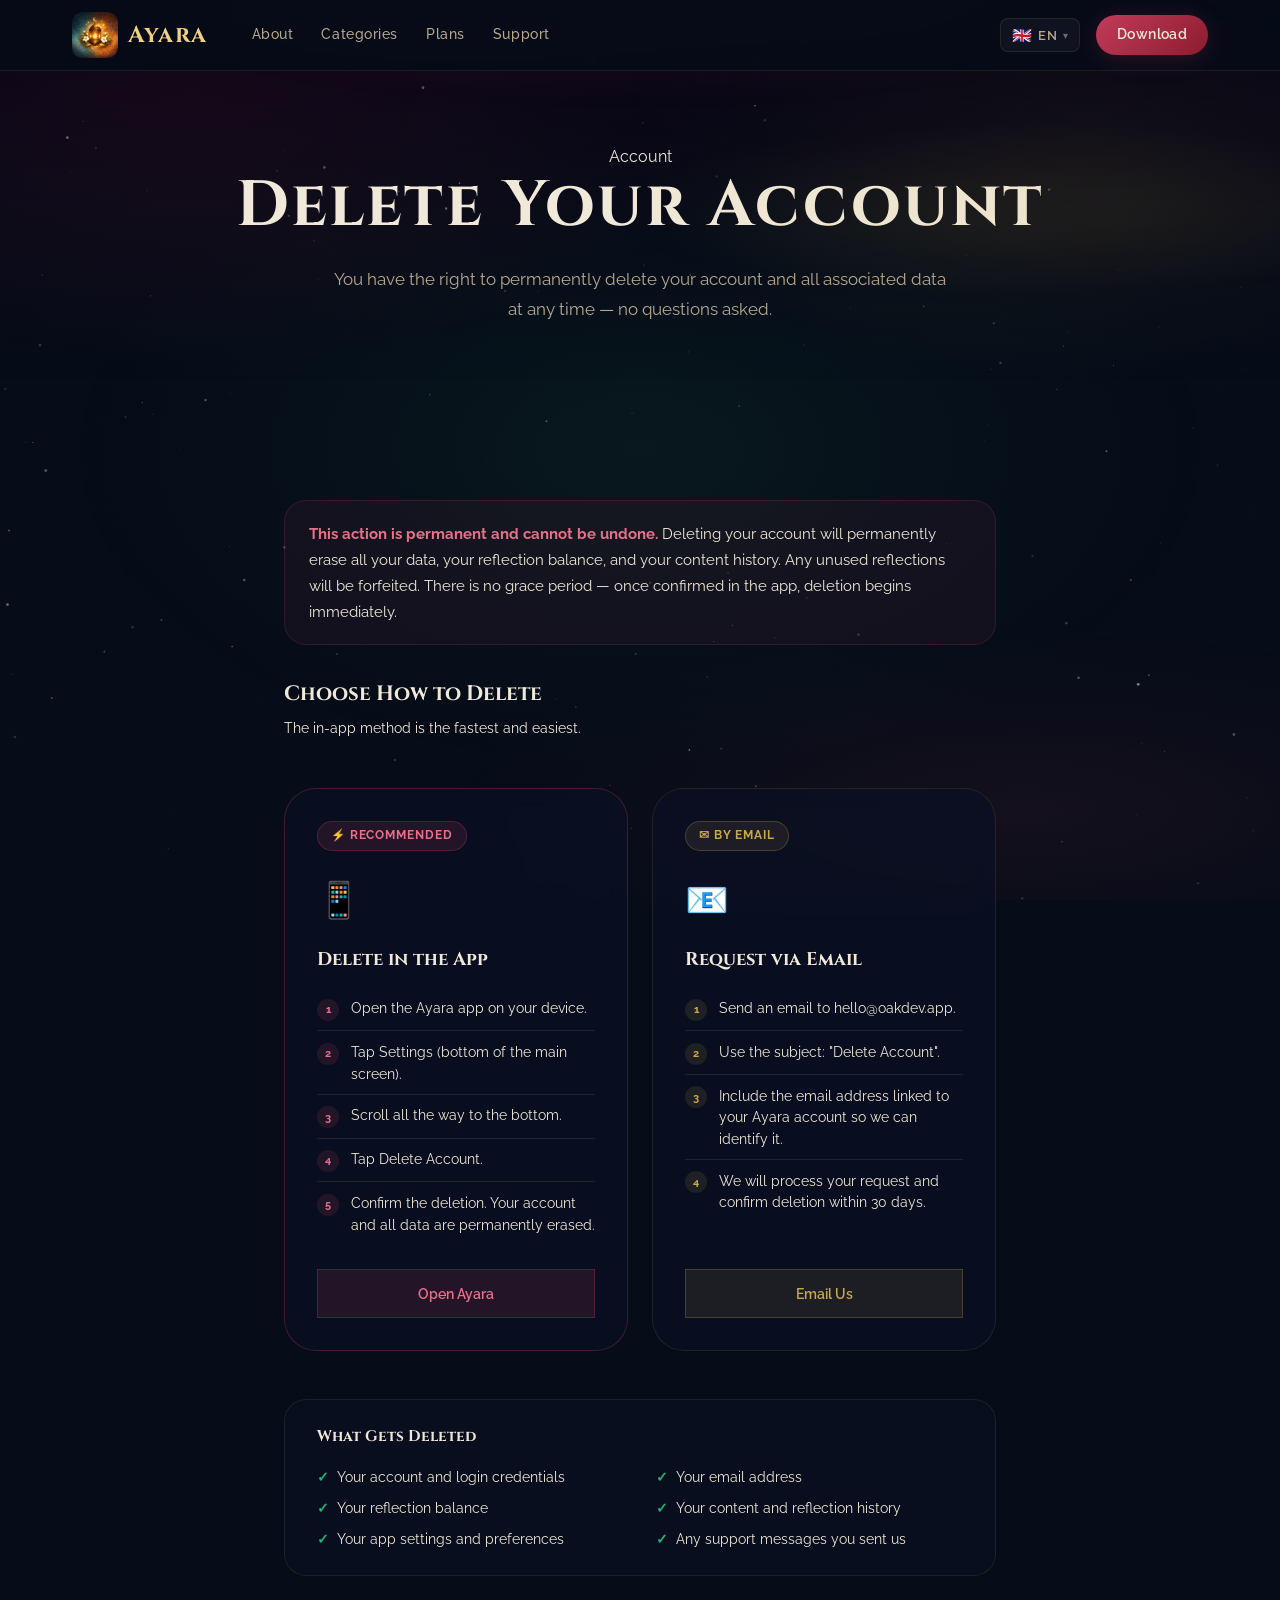
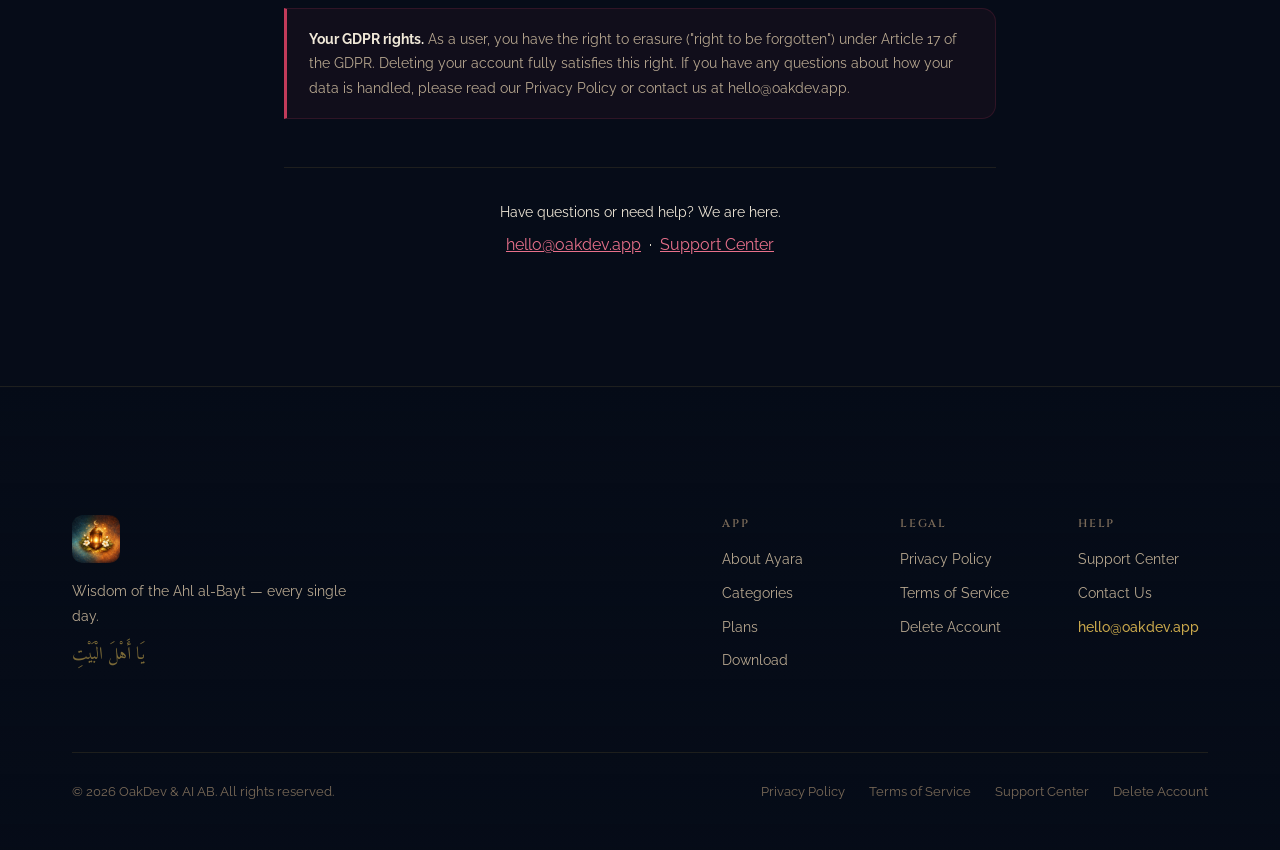
<file: delete-account/index.html>
<!DOCTYPE html>
<html lang="en" dir="ltr">
<head>
  <meta charset="UTF-8" />
  <meta name="viewport" content="width=device-width, initial-scale=1.0" />
  <title>Delete Account — Ayara</title>
  <meta name="description" content="How to permanently delete your Ayara account and all associated data. Two easy methods — in-app or by email." />
  <meta name="theme-color" content="#060c18" />
  <meta name="robots" content="index, follow" />

  <!-- Canonical -->
  <link rel="canonical" href="https://ayara.app/delete-account" />

  <!-- Open Graph -->
  <meta property="og:title"       content="Delete Account — Ayara" />
  <meta property="og:description" content="Permanently delete your Ayara account and all your data in seconds — directly from the app or by email." />
  <meta property="og:type"        content="website" />

  <!-- Favicon -->
  <link rel="icon" type="image/png" href="../assets/icon.png" />

  <!-- Fonts -->
  <link rel="preconnect" href="https://fonts.googleapis.com" />
  <link rel="preconnect" href="https://fonts.gstatic.com" crossorigin />
  <link href="https://fonts.googleapis.com/css2?family=Amiri:ital,wght@0,400;0,700;1,400&family=Cinzel:wght@400;600;700&family=Raleway:wght@300;400;500;600;700&display=swap" rel="stylesheet" />

  <link rel="stylesheet" href="../css/styles.css" />
  <link rel="stylesheet" href="../css/legal.css" />

  <style>
    /* ── Delete Account page ─────────────────────────────── */
    .delete-wrap {
      max-width: 760px;
      margin: 0 auto;
      padding: 3rem 1.5rem 6rem;
    }

    .method-grid {
      display: grid;
      grid-template-columns: 1fr 1fr;
      gap: 1.5rem;
      margin: 3rem 0;
    }

    .method-card {
      background: rgba(10, 16, 36, 0.7);
      border: 1px solid var(--color-border);
      border-radius: var(--radius-xl);
      padding: 2rem;
      backdrop-filter: blur(12px);
      transition: var(--transition);
      display: flex;
      flex-direction: column;
    }
    .method-card:hover { border-color: var(--color-border-mid); }
    .method-card--primary { border-color: rgba(194,59,90,0.3); }
    .method-card--primary:hover { border-color: rgba(194,59,90,0.5); }

    .method-card__badge {
      display: inline-flex;
      align-items: center;
      gap: 0.4rem;
      padding: 0.3rem 0.8rem;
      border-radius: 30px;
      font-size: 0.72rem;
      font-weight: 700;
      letter-spacing: 0.08em;
      text-transform: uppercase;
      margin-bottom: 1.25rem;
      width: fit-content;
    }
    .method-card--primary .method-card__badge {
      background: rgba(194,59,90,0.15);
      border: 1px solid rgba(194,59,90,0.3);
      color: var(--color-crimson-light);
    }
    .method-card--secondary .method-card__badge {
      background: rgba(201,168,76,0.1);
      border: 1px solid rgba(201,168,76,0.25);
      color: var(--color-gold);
    }

    .method-card__icon {
      font-size: 2.2rem;
      margin-bottom: 1rem;
    }

    .method-card__title {
      font-family: var(--font-heading);
      font-size: 1.15rem;
      font-weight: 700;
      color: var(--color-text);
      margin-bottom: 0.75rem;
    }

    .method-card__steps {
      list-style: none;
      padding: 0;
      margin: 0 0 1.5rem;
      flex: 1;
    }
    .method-card__steps li {
      display: flex;
      align-items: flex-start;
      gap: 0.75rem;
      padding: 0.6rem 0;
      border-bottom: 1px solid var(--color-border);
      font-size: 0.9rem;
      color: var(--color-text-muted);
      line-height: 1.5;
    }
    .method-card__steps li:last-child { border-bottom: none; }
    .step-num {
      flex-shrink: 0;
      width: 22px;
      height: 22px;
      background: rgba(194,59,90,0.15);
      border-radius: 50%;
      display: flex;
      align-items: center;
      justify-content: center;
      font-size: 0.7rem;
      font-weight: 700;
      color: var(--color-crimson-light);
      margin-top: 0.1rem;
    }
    .method-card--secondary .step-num {
      background: rgba(201,168,76,0.12);
      color: var(--color-gold);
    }

    .method-card__cta {
      display: block;
      text-align: center;
      padding: 0.75rem 1.5rem;
      border-radius: var(--radius-md);
      font-size: 0.9rem;
      font-weight: 600;
      text-decoration: none;
      transition: var(--transition);
    }
    .method-card--primary .method-card__cta {
      background: rgba(194,59,90,0.15);
      border: 1px solid rgba(194,59,90,0.3);
      color: var(--color-crimson-light);
    }
    .method-card--primary .method-card__cta:hover {
      background: rgba(194,59,90,0.25);
    }
    .method-card--secondary .method-card__cta {
      background: rgba(201,168,76,0.1);
      border: 1px solid rgba(201,168,76,0.25);
      color: var(--color-gold);
    }
    .method-card--secondary .method-card__cta:hover {
      background: rgba(201,168,76,0.18);
    }

    .warning-box {
      background: rgba(194,59,90,0.07);
      border: 1px solid rgba(194,59,90,0.2);
      border-radius: var(--radius-lg);
      padding: 1.25rem 1.5rem;
      margin: 2rem 0;
      font-size: 0.92rem;
      color: var(--color-text-muted);
      line-height: 1.75;
    }
    .warning-box strong { color: var(--color-crimson-light); }

    .data-list {
      background: rgba(10, 16, 36, 0.5);
      border: 1px solid var(--color-border);
      border-radius: var(--radius-lg);
      padding: 1.5rem 2rem;
      margin: 2rem 0;
    }
    .data-list h3 {
      font-family: var(--font-heading);
      font-size: 0.95rem;
      color: var(--color-text);
      margin-bottom: 1rem;
    }
    .data-list ul {
      list-style: none;
      padding: 0;
      margin: 0;
      display: grid;
      grid-template-columns: 1fr 1fr;
      gap: 0.5rem 2rem;
    }
    .data-list ul li {
      font-size: 0.88rem;
      color: var(--color-text-muted);
      display: flex;
      align-items: center;
      gap: 0.5rem;
    }
    .data-list ul li::before {
      content: '✓';
      color: var(--color-green-bright);
      font-weight: 700;
      flex-shrink: 0;
    }

    .contact-alt {
      margin-top: 3rem;
      text-align: center;
      padding: 2rem;
      border-top: 1px solid var(--color-border);
    }
    .contact-alt p {
      font-size: 0.9rem;
      color: var(--color-text-muted);
      margin-bottom: 0.5rem;
    }
    .contact-alt a {
      color: var(--color-crimson-light);
      text-decoration: underline;
    }

    @media (max-width: 680px) {
      .method-grid { grid-template-columns: 1fr; }
      .data-list ul { grid-template-columns: 1fr; }
    }
  </style>
</head>
<body>

  <!-- Star canvas -->
  <canvas class="star-canvas" id="starCanvas" aria-hidden="true"></canvas>

  <!-- ============================================================
       NAVIGATION
  ============================================================ -->
  <nav class="nav nav--scrolled" id="nav" role="navigation" aria-label="Main">
    <div class="nav__container">
      <a href="/" class="nav__logo" aria-label="Ayara — Home">
        <img src="../assets/icon.png" alt="Ayara" class="nav__logo-img" />
        <span class="nav__logo-name">Ayara</span>
      </a>
      <div class="nav__links" id="navLinks">
        <a href="/#about"      class="nav__link" data-i18n="nav.about">About</a>
        <a href="/#categories" class="nav__link" data-i18n="nav.categories">Categories</a>
        <a href="/#pricing"    class="nav__link" data-i18n="nav.plans">Plans</a>
        <a href="/support"     class="nav__link" data-i18n="nav.support">Support</a>
      </div>
      <div class="nav__right">
        <div class="nav__lang" id="langSwitcher">
          <button class="nav__lang-btn" id="langBtn" aria-haspopup="true" aria-expanded="false">
            <span class="lang-flag" id="langFlag">🇬🇧</span>
            <span class="lang-code" id="langCode">EN</span>
            <span class="lang-chevron" aria-hidden="true">▾</span>
          </button>
          <div class="nav__lang-dropdown" id="langDropdown" role="listbox" aria-label="Select language">
            <button class="nav__lang-option" data-lang="en" role="option"><span class="opt-flag">🇬🇧</span><span class="opt-name">English</span></button>
            <button class="nav__lang-option" data-lang="ar" role="option"><span class="opt-flag">🇸🇦</span><span class="opt-name">العربية</span></button>
            <button class="nav__lang-option" data-lang="fa" role="option"><span class="opt-flag">🇮🇷</span><span class="opt-name">فارسی</span></button>
            <button class="nav__lang-option" data-lang="ur" role="option"><span class="opt-flag">🇵🇰</span><span class="opt-name">اردو</span></button>
            <button class="nav__lang-option" data-lang="tr" role="option"><span class="opt-flag">🇹🇷</span><span class="opt-name">Türkçe</span></button>
            <button class="nav__lang-option" data-lang="id" role="option"><span class="opt-flag">🇮🇩</span><span class="opt-name">Indonesia</span></button>
            <button class="nav__lang-option" data-lang="fr" role="option"><span class="opt-flag">🇫🇷</span><span class="opt-name">Français</span></button>
            <button class="nav__lang-option" data-lang="az" role="option"><span class="opt-flag">🇦🇿</span><span class="opt-name">Azərbaycanca</span></button>
          </div>
        </div>
        <a href="/#download" class="btn btn--crimson nav__cta" data-i18n="nav.download">Download</a>
        <button class="nav__hamburger" id="hamburger" aria-label="Open menu" aria-expanded="false">
          <span></span><span></span><span></span>
        </button>
      </div>
    </div>
  </nav>

  <!-- ============================================================
       PAGE HERO
  ============================================================ -->
  <header class="page-hero" role="banner">
    <div class="page-hero__inner">
      <div class="page-hero__badge" data-i18n="delete.badge">Account</div>
      <h1 class="page-hero__title" data-i18n="delete.title">Delete Your Account</h1>
      <p class="page-hero__subtitle" data-i18n="delete.subtitle">
        You have the right to permanently delete your account and all associated data at any time — no questions asked.
      </p>
    </div>
  </header>

  <!-- ============================================================
       MAIN CONTENT
  ============================================================ -->
  <div class="container">
    <div class="delete-wrap">

      <!-- Warning -->
      <div class="warning-box">
        <strong data-i18n="delete.warning_title">This action is permanent and cannot be undone.</strong>
        <span data-i18n="delete.warning_body"> Deleting your account will permanently erase all your data, your reflection balance, and your content history. Any unused reflections will be forfeited. There is no grace period — once confirmed in the app, deletion begins immediately.</span>
      </div>

      <!-- Method cards -->
      <h2 style="font-family: var(--font-heading); font-size: 1.3rem; color: var(--color-text); margin-bottom: 0.25rem;" data-i18n="delete.methods_title">Choose How to Delete</h2>
      <p style="font-size: 0.9rem; color: var(--color-text-muted); margin-bottom: 0;" data-i18n="delete.methods_sub">The in-app method is the fastest and easiest.</p>

      <div class="method-grid">

        <!-- In-app -->
        <div class="method-card method-card--primary">
          <div class="method-card__badge" data-i18n="delete.method1_badge">⚡ Recommended</div>
          <div class="method-card__icon">📱</div>
          <div class="method-card__title" data-i18n="delete.method1_title">Delete in the App</div>
          <ol class="method-card__steps">
            <li><span class="step-num">1</span><span data-i18n="delete.step1">Open the Ayara app on your device.</span></li>
            <li><span class="step-num">2</span><span data-i18n="delete.step2">Tap <strong>Settings</strong> (bottom of the main screen).</span></li>
            <li><span class="step-num">3</span><span data-i18n="delete.step3">Scroll all the way to the bottom.</span></li>
            <li><span class="step-num">4</span><span data-i18n="delete.step4">Tap <strong>Delete Account</strong>.</span></li>
            <li><span class="step-num">5</span><span data-i18n="delete.step5">Confirm the deletion. Your account and all data are permanently erased.</span></li>
          </ol>
          <a href="/#download" class="method-card__cta" data-i18n="delete.method1_cta">Open Ayara</a>
        </div>

        <!-- Email -->
        <div class="method-card method-card--secondary">
          <div class="method-card__badge" data-i18n="delete.method2_badge">✉ By Email</div>
          <div class="method-card__icon">📧</div>
          <div class="method-card__title" data-i18n="delete.method2_title">Request via Email</div>
          <ol class="method-card__steps">
            <li><span class="step-num">1</span><span data-i18n="delete.estep1">Send an email to <strong>hello@oakdev.app</strong>.</span></li>
            <li><span class="step-num">2</span><span data-i18n="delete.estep2">Use the subject: <strong>"Delete Account"</strong>.</span></li>
            <li><span class="step-num">3</span><span data-i18n="delete.estep3">Include the email address linked to your Ayara account so we can identify it.</span></li>
            <li><span class="step-num">4</span><span data-i18n="delete.estep4">We will process your request and confirm deletion within <strong>30 days</strong>.</span></li>
          </ol>
          <a href="mailto:hello@oakdev.app?subject=Delete%20Account" class="method-card__cta" data-i18n="delete.method2_cta">Email Us</a>
        </div>

      </div>

      <!-- What gets deleted -->
      <div class="data-list">
        <h3 data-i18n="delete.data_title">What Gets Deleted</h3>
        <ul>
          <li data-i18n="delete.data1">Your account and login credentials</li>
          <li data-i18n="delete.data2">Your email address</li>
          <li data-i18n="delete.data3">Your reflection balance</li>
          <li data-i18n="delete.data4">Your content and reflection history</li>
          <li data-i18n="delete.data5">Your app settings and preferences</li>
          <li data-i18n="delete.data6">Any support messages you sent us</li>
        </ul>
      </div>

      <!-- GDPR note -->
      <div class="legal-highlight" style="--highlight-color: var(--color-green-bright);">
        <strong data-i18n="delete.gdpr_title">Your GDPR rights.</strong>
        <span data-i18n="delete.gdpr_body"> As a user, you have the right to erasure ("right to be forgotten") under Article 17 of the GDPR. Deleting your account fully satisfies this right. If you have any questions about how your data is handled, please read our <a href="/privacy" style="color: inherit; text-decoration: underline;">Privacy Policy</a> or contact us at <a href="mailto:hello@oakdev.app" style="color: inherit; text-decoration: underline;">hello@oakdev.app</a>.</span>
      </div>

      <!-- Contact alt -->
      <div class="contact-alt">
        <p data-i18n="delete.questions">Have questions or need help? We are here.</p>
        <a href="mailto:hello@oakdev.app">hello@oakdev.app</a>
        &nbsp;·&nbsp;
        <a href="/support" data-i18n="delete.support_link">Support Center</a>
      </div>

    </div>
  </div>

  <!-- ============================================================
       FOOTER
  ============================================================ -->
  <footer class="footer" role="contentinfo">
    <div class="container">
      <div class="footer__top">
        <div class="footer__brand">
          <img src="../assets/icon.png" alt="Ayara" class="footer__logo" />
          <p class="footer__tagline" data-i18n="footer.tagline">Wisdom of the Ahl al-Bayt — every single day.</p>
          <p class="footer__arabic" lang="ar">يَا أَهْلَ الْبَيْتِ</p>
        </div>
        <nav class="footer__links" aria-label="Footer navigation">
          <div class="footer__col">
            <span class="footer__col-title" data-i18n="footer.col1">App</span>
            <a href="/#about"      data-i18n="footer.about">About Ayara</a>
            <a href="/#categories" data-i18n="nav.categories">Categories</a>
            <a href="/#pricing"    data-i18n="footer.plans">Plans</a>
            <a href="/#download"   data-i18n="footer.dl">Download</a>
          </div>
          <div class="footer__col">
            <span class="footer__col-title" data-i18n="footer.col2">Legal</span>
            <a href="/privacy"        data-i18n="footer.privacy">Privacy Policy</a>
            <a href="/terms"          data-i18n="footer.terms">Terms of Service</a>
            <a href="/delete-account" data-i18n="footer.delete">Delete Account</a>
          </div>
          <div class="footer__col">
            <span class="footer__col-title" data-i18n="footer.col3">Help</span>
            <a href="/support"         data-i18n="footer.support_center">Support Center</a>
            <a href="/support#contact" data-i18n="footer.contact">Contact Us</a>
            <a href="mailto:hello@oakdev.app" class="footer__email">hello@oakdev.app</a>
          </div>
        </nav>
      </div>
      <div class="footer__bottom">
        <p>© 2026 OakDev &amp; AI AB. All rights reserved.</p>
        <div class="footer__bottom-links">
          <a href="/privacy"        data-i18n="footer.privacy">Privacy</a>
          <a href="/terms"          data-i18n="footer.terms">Terms</a>
          <a href="/support"        data-i18n="footer.support_center">Support</a>
          <a href="/delete-account" data-i18n="footer.delete">Delete Account</a>
        </div>
      </div>
    </div>
  </footer>

  <script src="../js/i18n.js"></script>

</body>
</html>
</file>
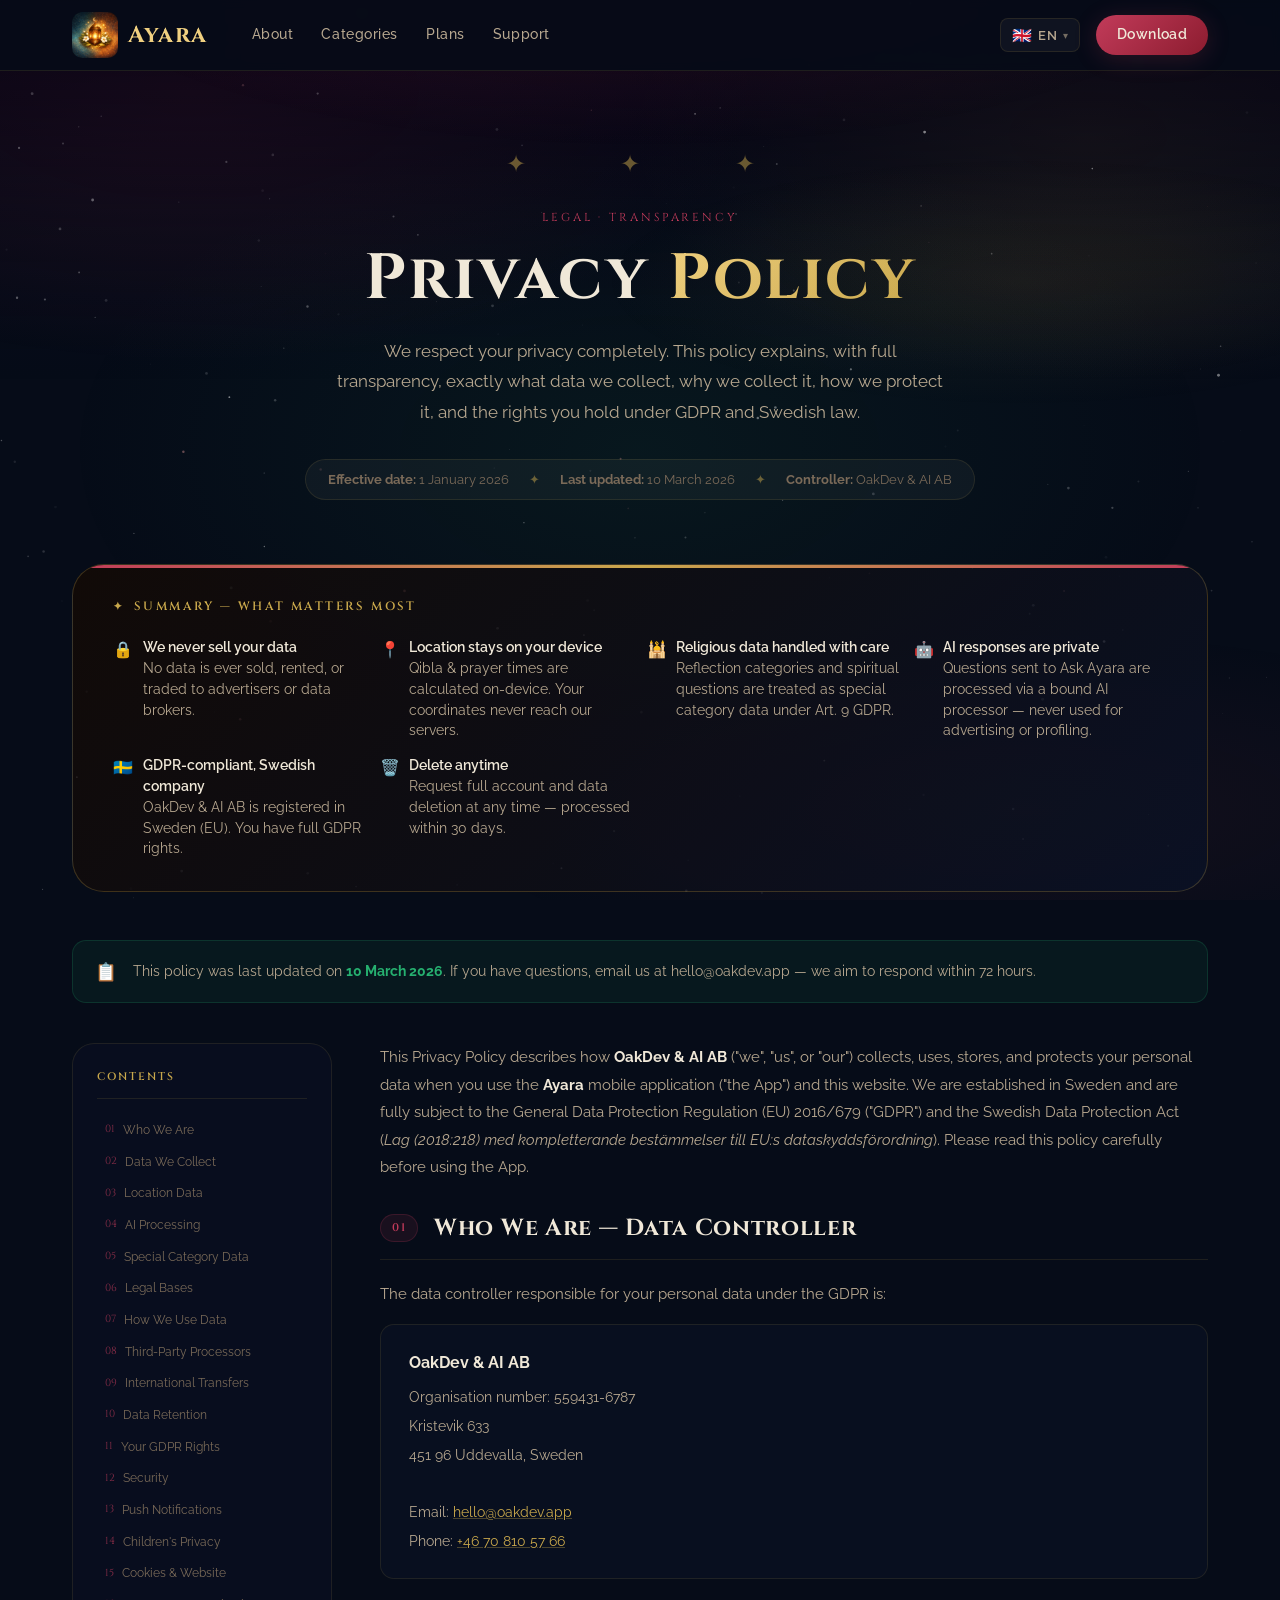
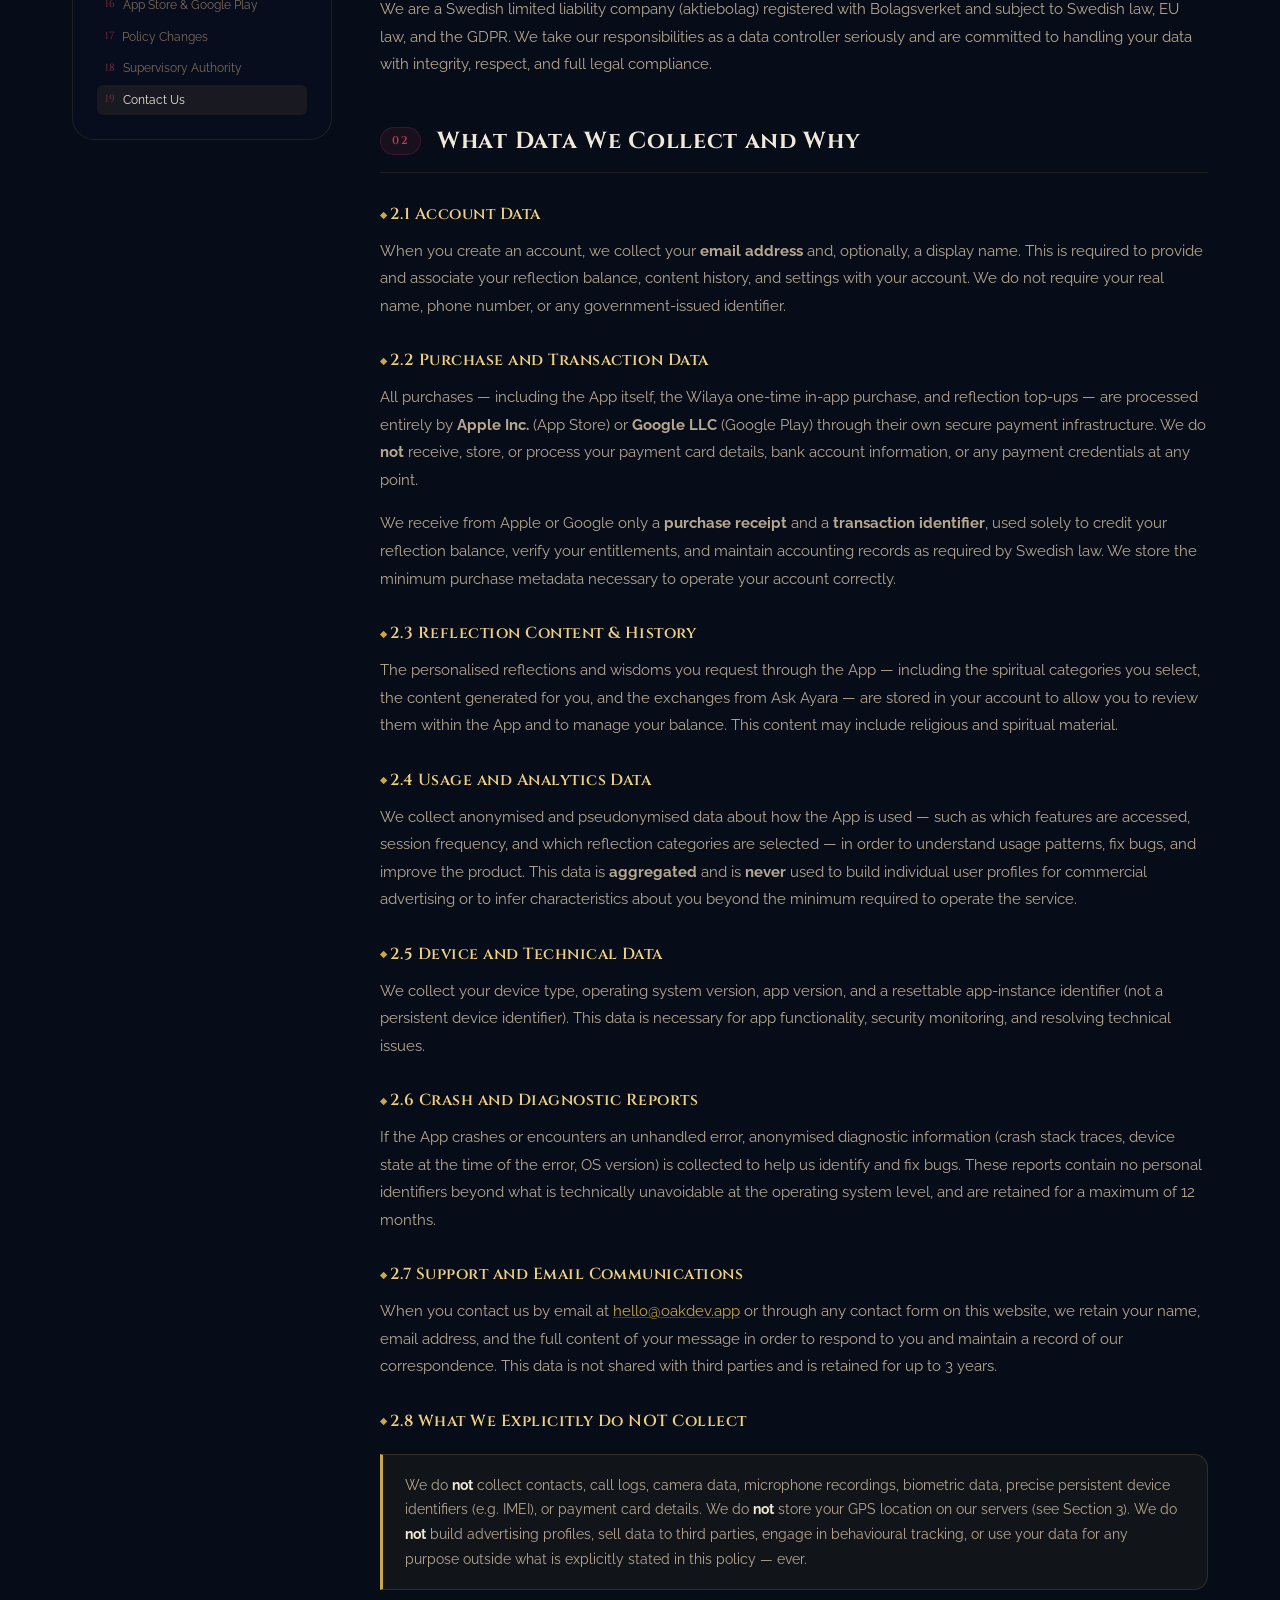
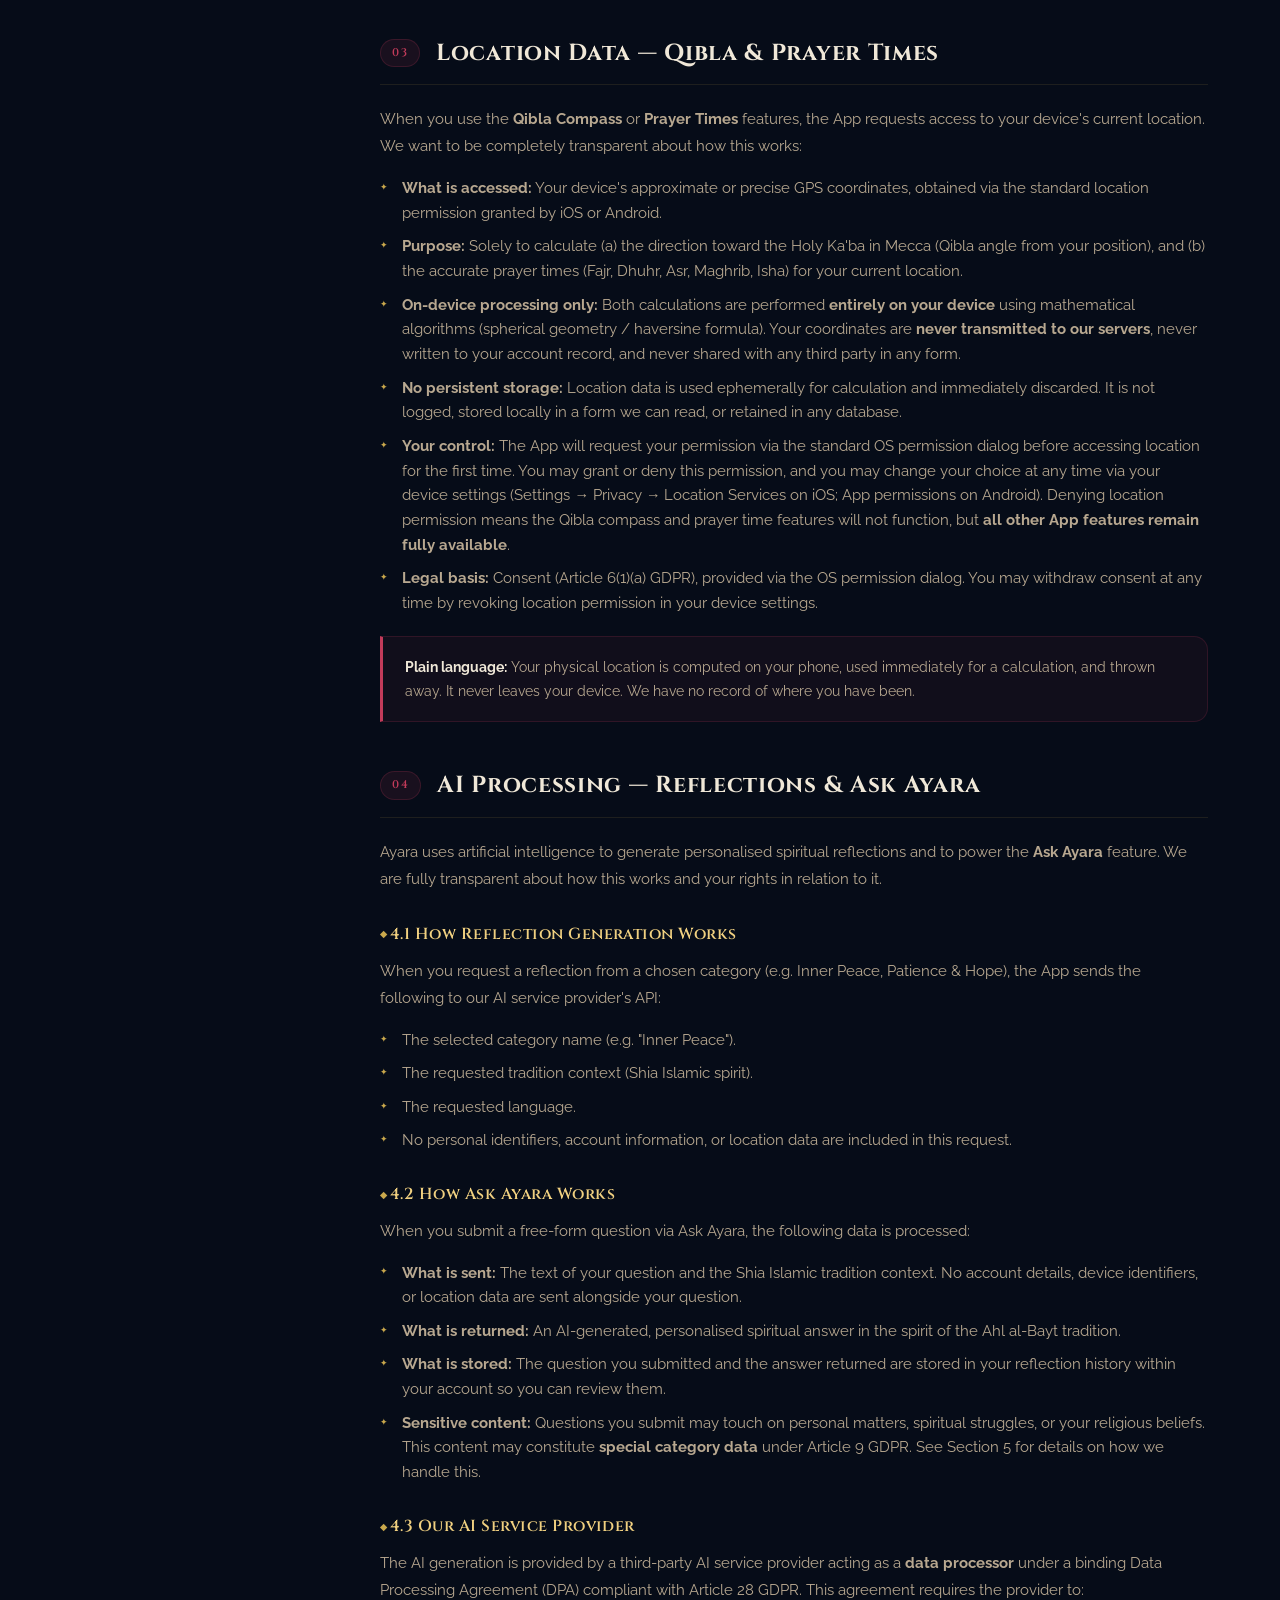
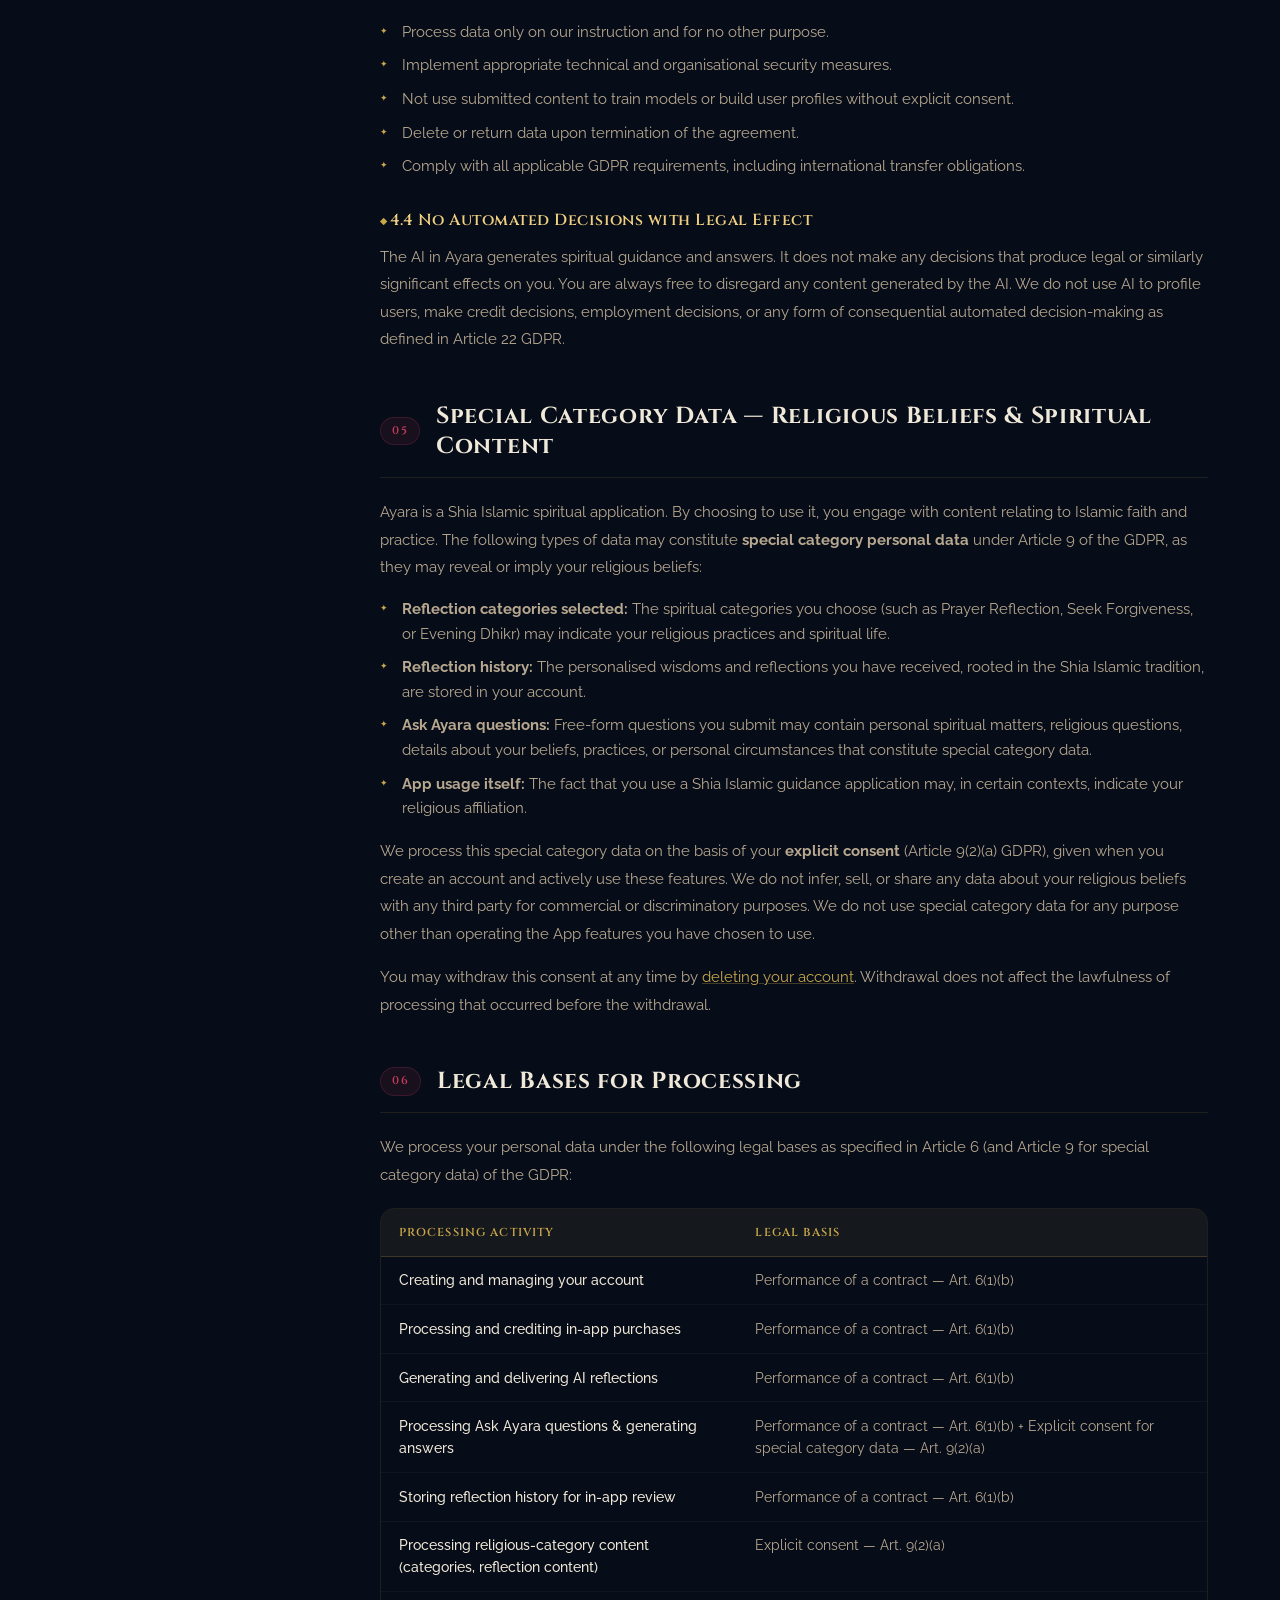
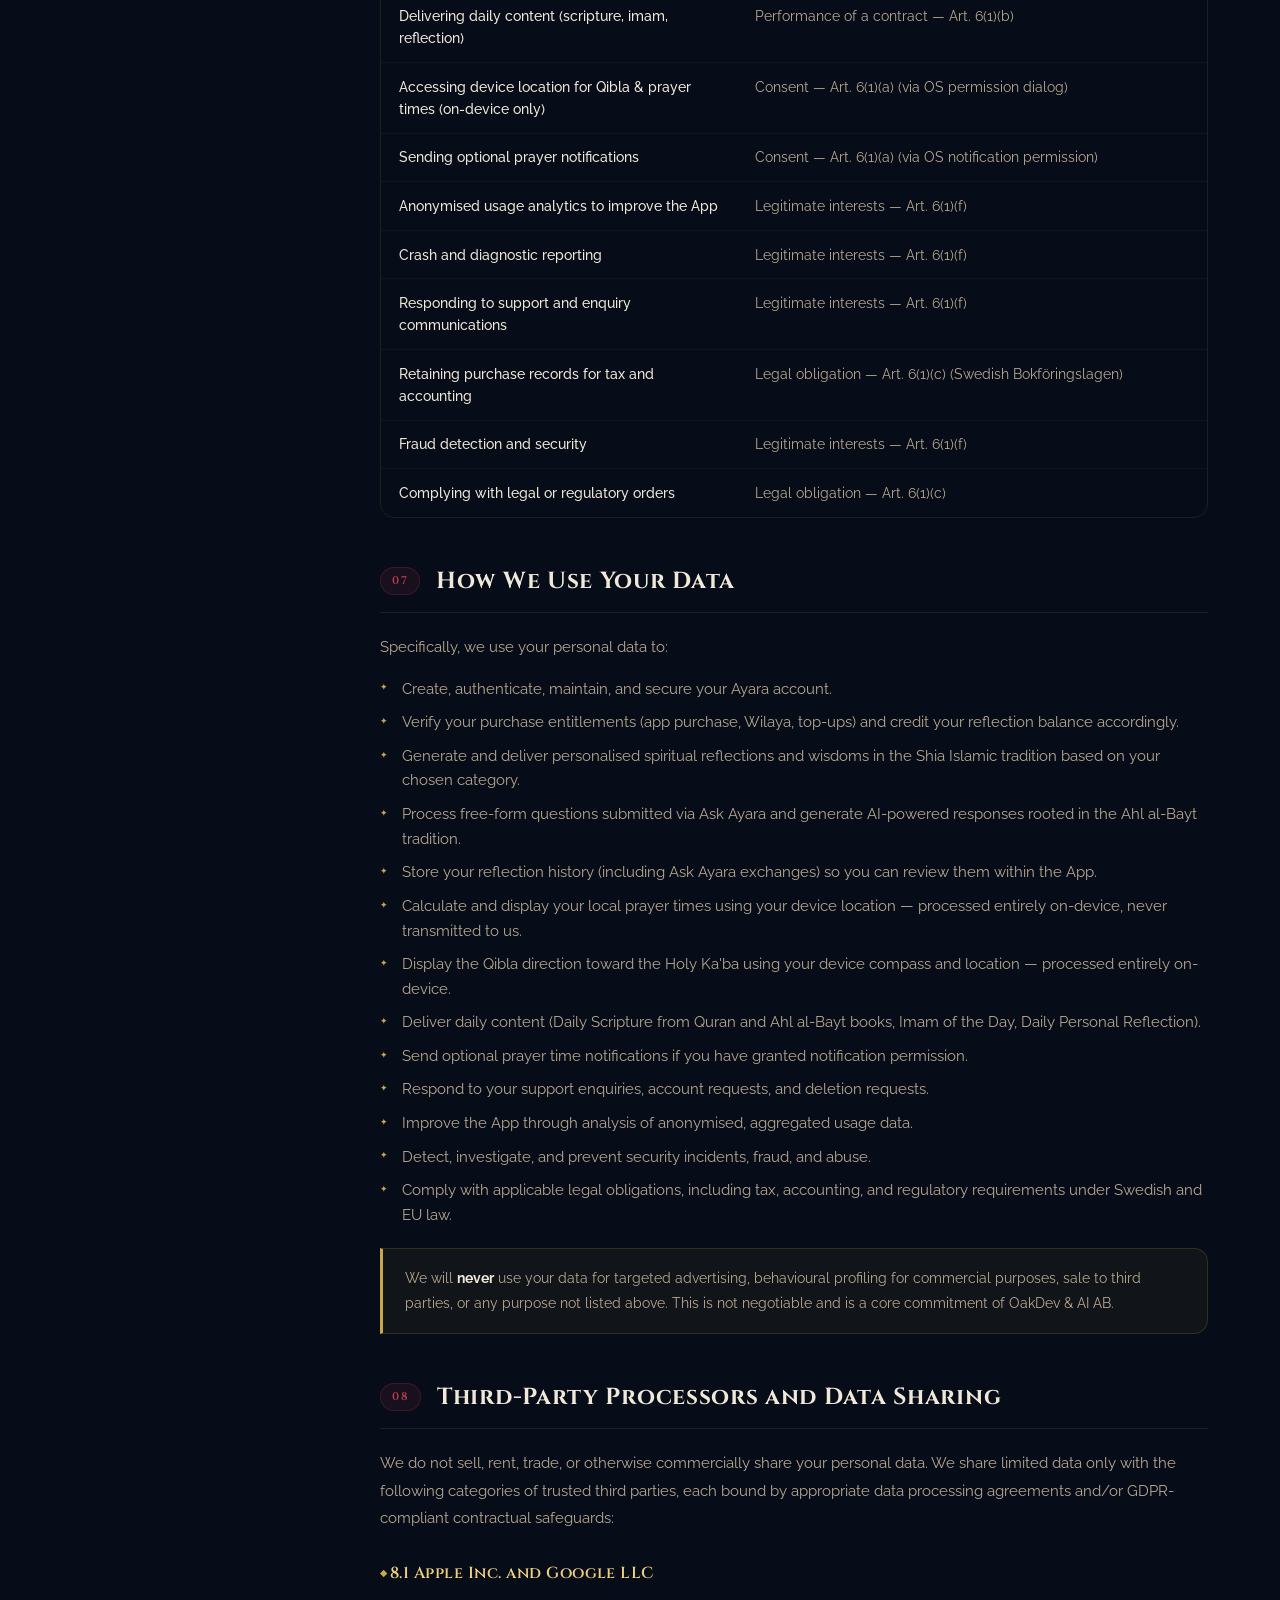
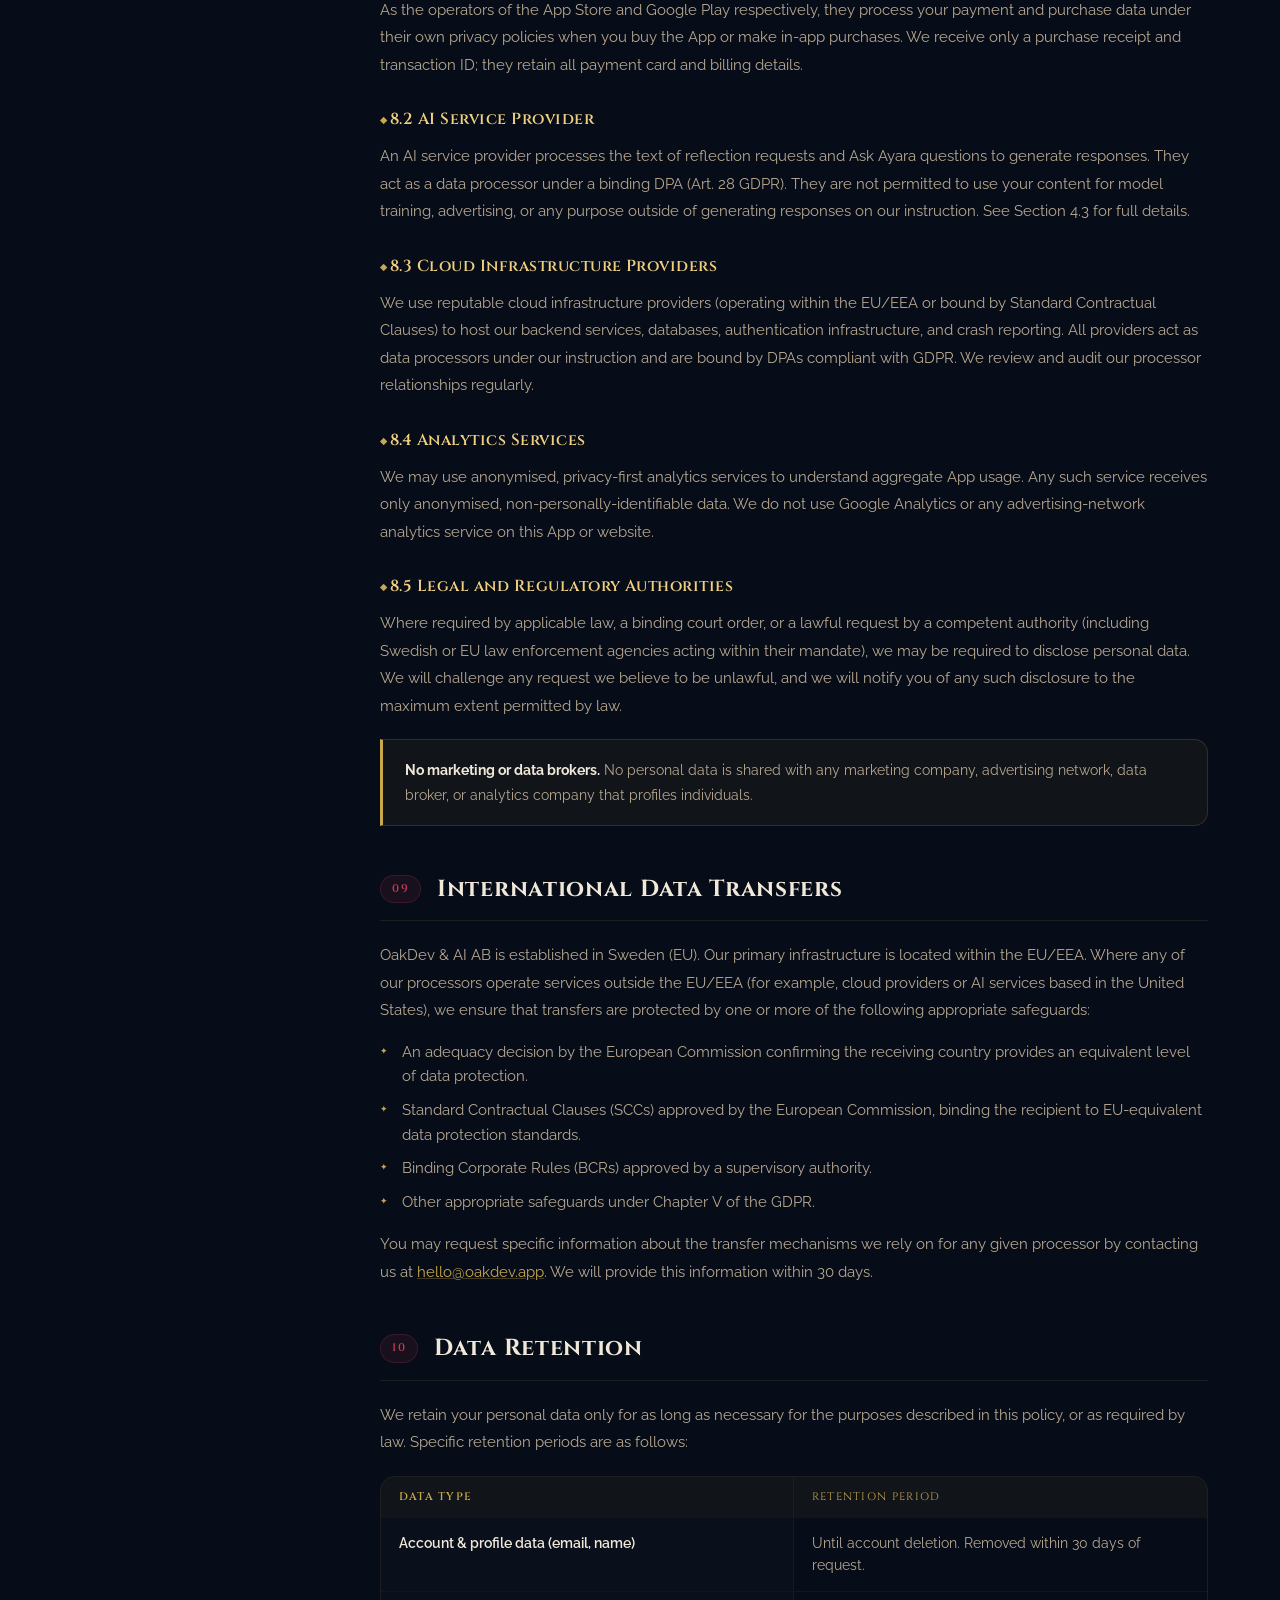
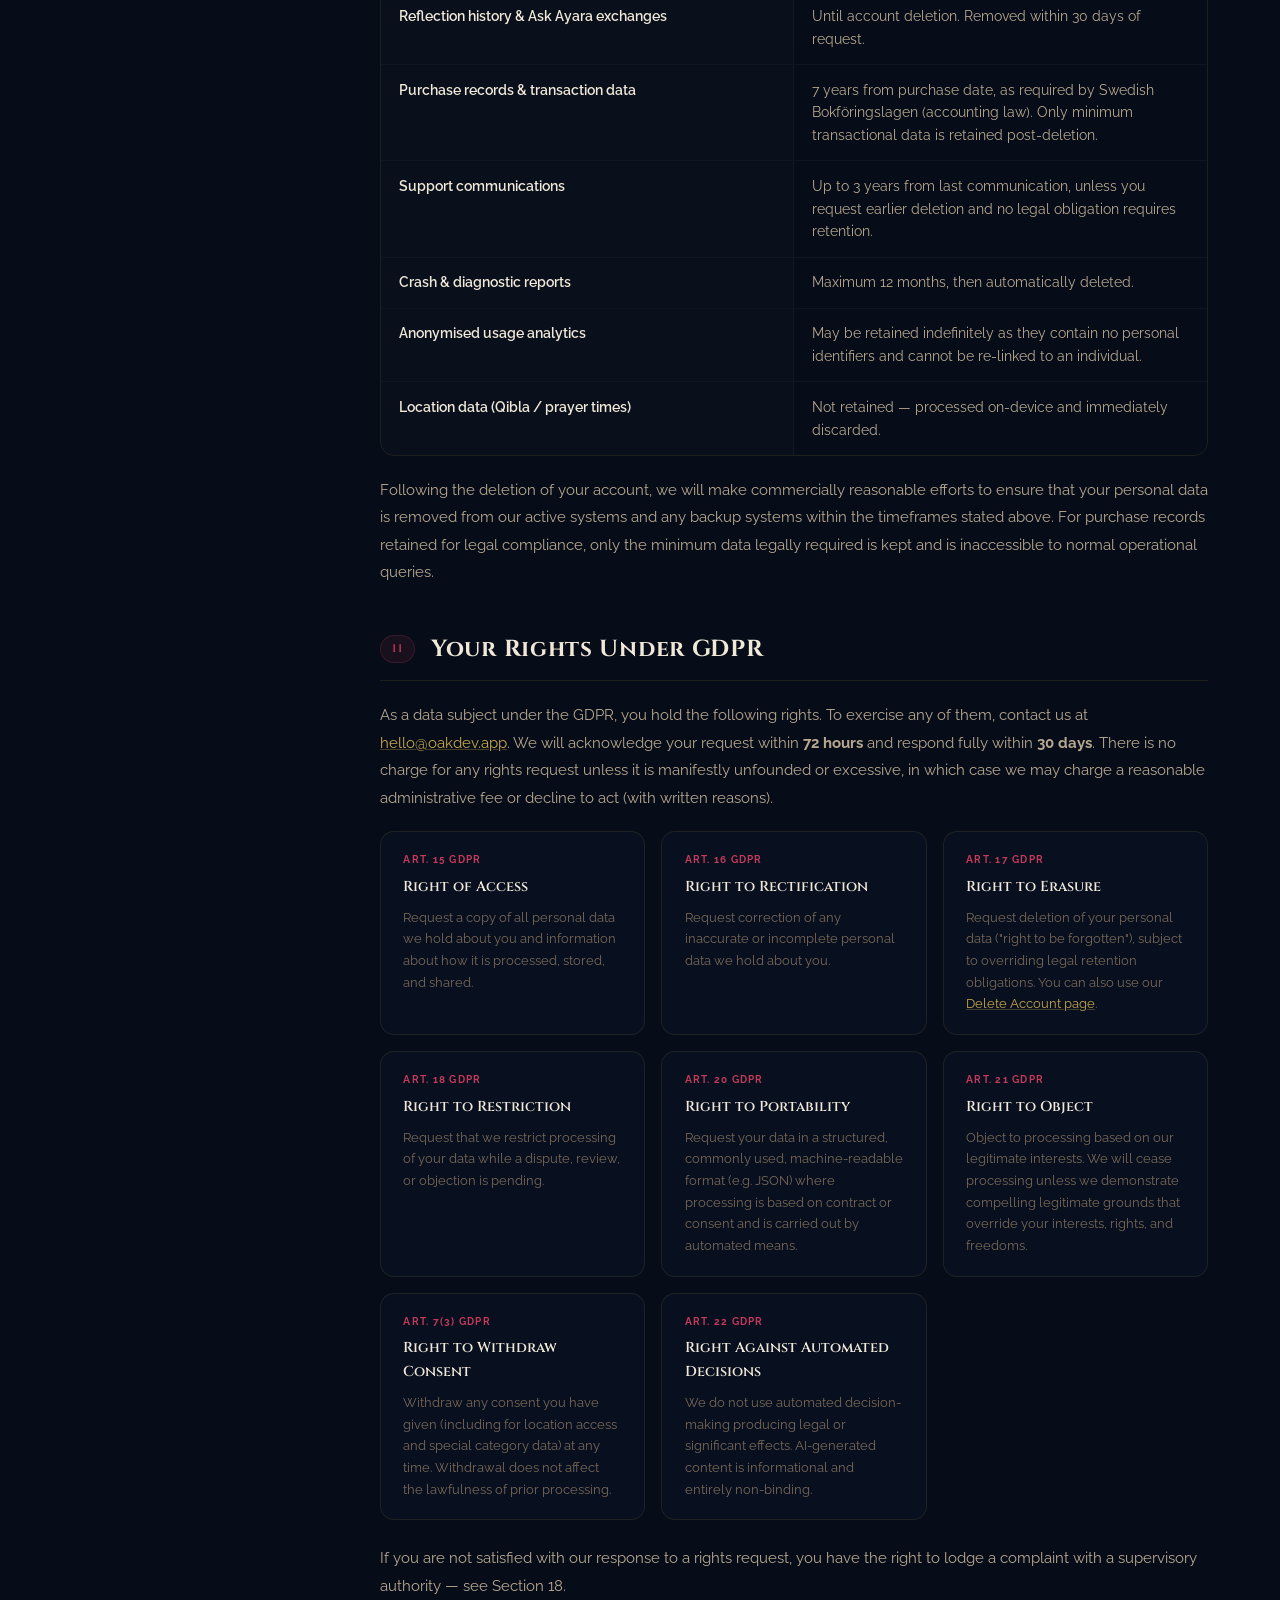
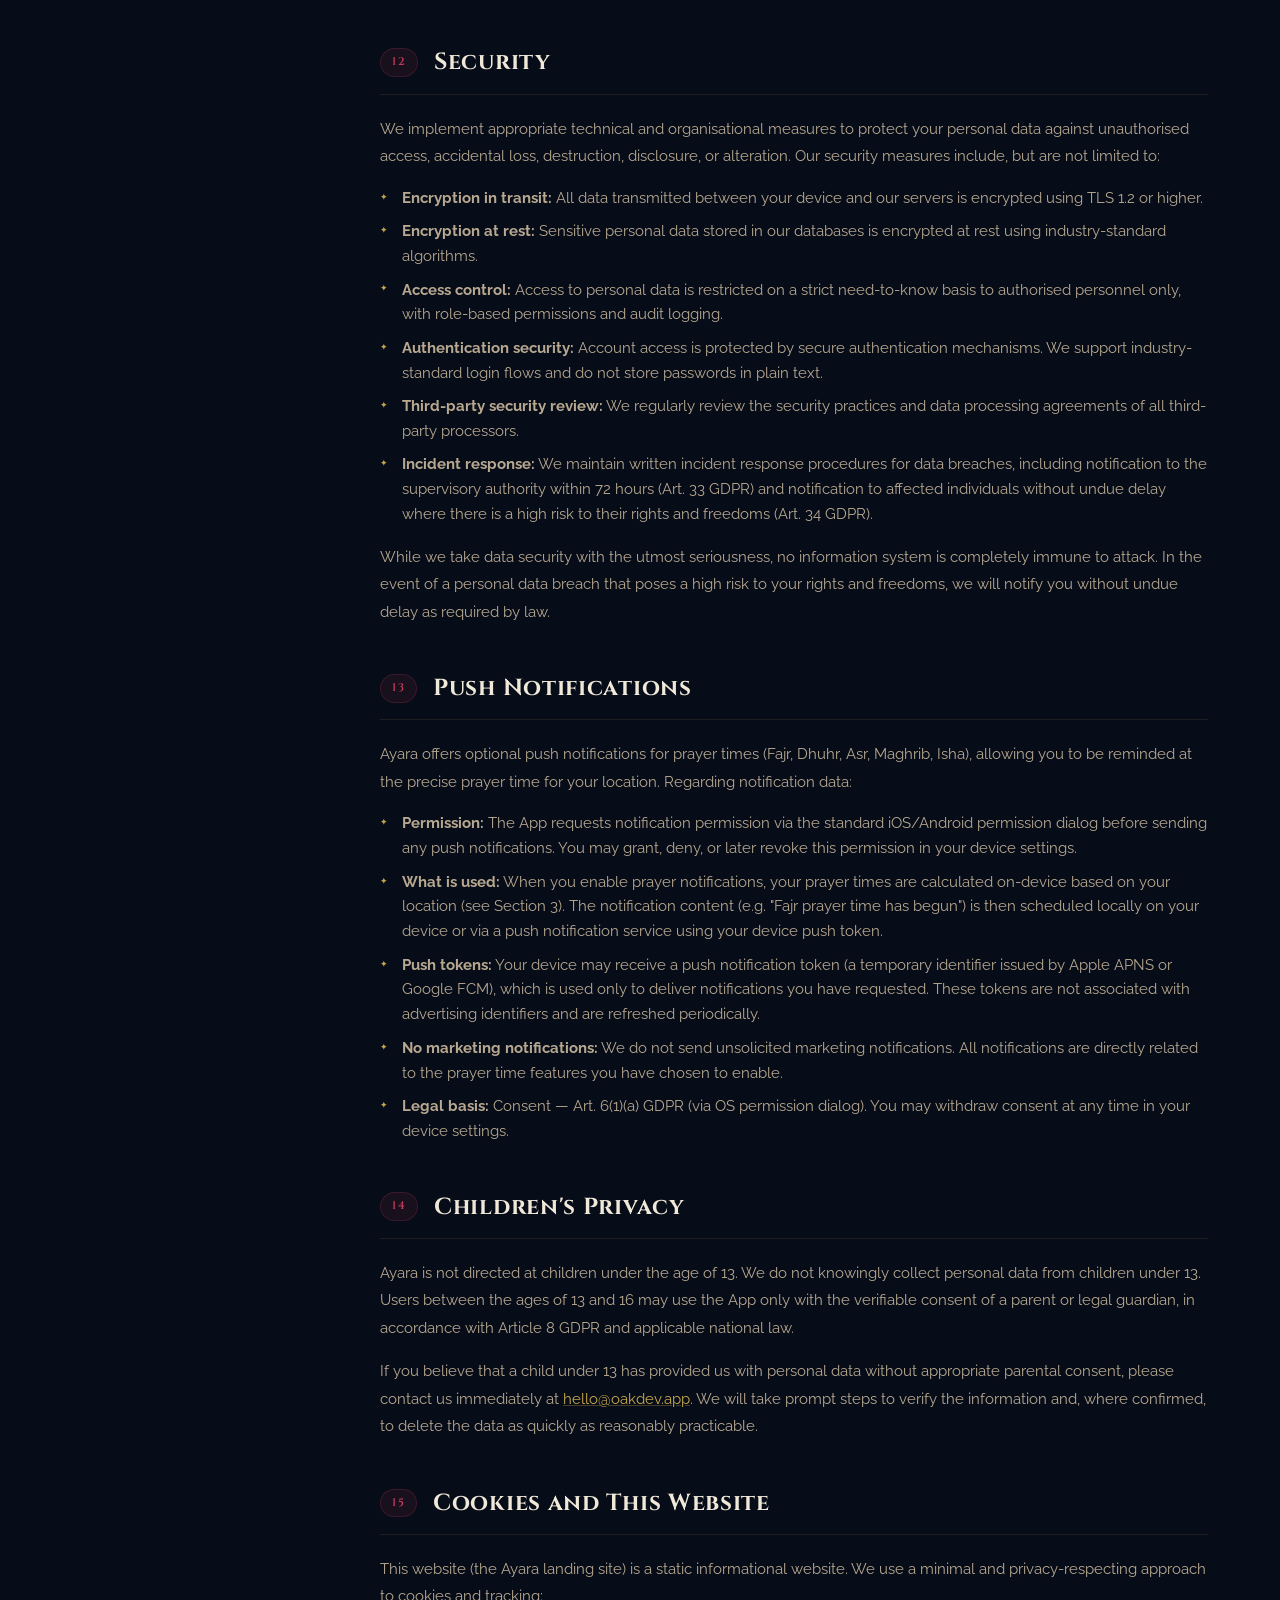
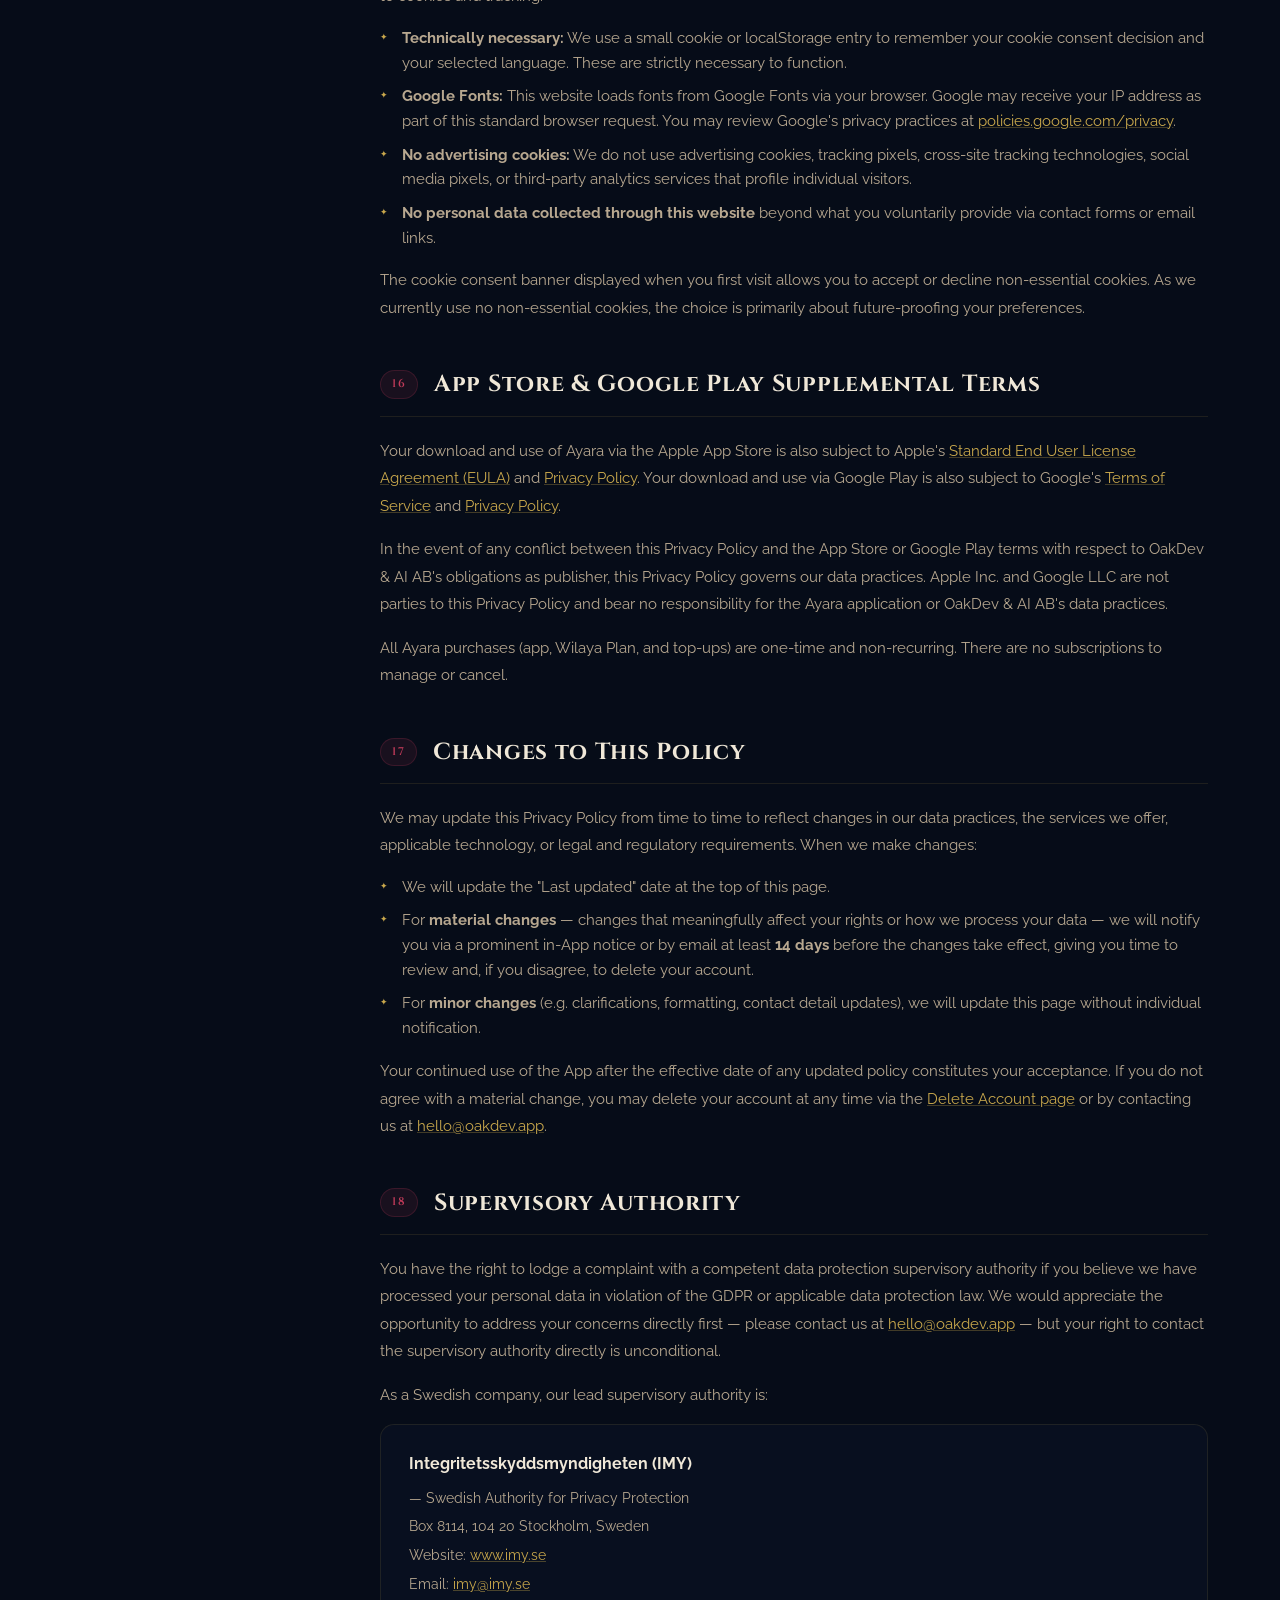
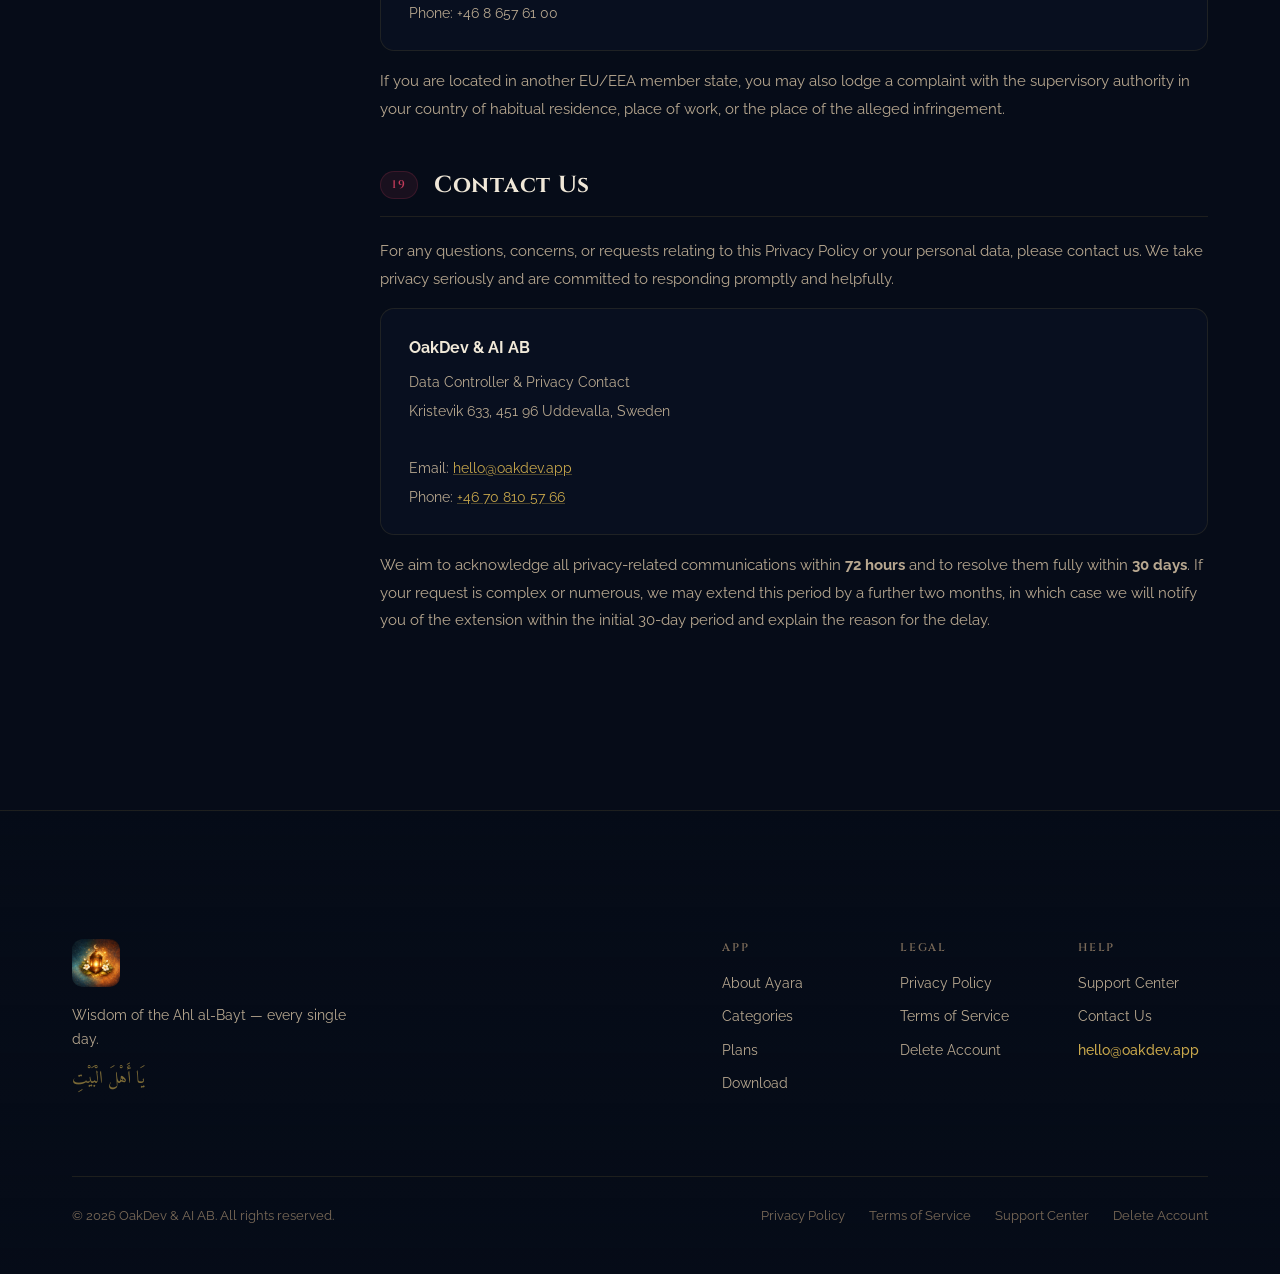
<file: privacy/index.html>
<!DOCTYPE html>
<html lang="en" dir="ltr">
<head>
  <meta charset="UTF-8" />
  <meta name="viewport" content="width=device-width, initial-scale=1.0" />
  <title>Privacy Policy — Ayara</title>
  <meta name="description" content="Privacy Policy for the Ayara Shia Islamic guidance and reflection app by OakDev & AI AB. GDPR-compliant, transparent data practices." />
  <meta name="theme-color" content="#060c18" />
  <meta name="robots" content="index, follow" />

  <!-- Canonical -->
  <link rel="canonical" href="https://ayara.app/privacy" />

  <!-- Open Graph -->
  <meta property="og:title"       content="Privacy Policy — Ayara" />
  <meta property="og:description" content="How OakDev & AI AB collects, uses, and protects your data in the Ayara app. Full GDPR compliance." />
  <meta property="og:type"        content="website" />

  <!-- Favicon -->
  <link rel="icon" type="image/png" href="../assets/icon.png" />

  <!-- Fonts -->
  <link rel="preconnect" href="https://fonts.googleapis.com" />
  <link rel="preconnect" href="https://fonts.gstatic.com" crossorigin />
  <link href="https://fonts.googleapis.com/css2?family=Amiri:ital,wght@0,400;0,700;1,400&family=Cinzel:wght@400;600;700&family=Raleway:wght@300;400;500;600;700&display=swap" rel="stylesheet" />

  <link rel="stylesheet" href="../css/styles.css" />
  <link rel="stylesheet" href="../css/legal.css" />
</head>
<body>

  <!-- Star canvas -->
  <canvas class="star-canvas" id="starCanvas" aria-hidden="true"></canvas>

  <!-- ============================================================
       NAVIGATION
  ============================================================ -->
  <nav class="nav nav--scrolled" id="nav" role="navigation" aria-label="Main">
    <div class="nav__container">
      <a href="/" class="nav__logo" aria-label="Ayara — Home">
        <img src="../assets/icon.png" alt="Ayara" class="nav__logo-img" />
        <span class="nav__logo-name">Ayara</span>
      </a>
      <div class="nav__links" id="navLinks">
        <a href="/#about"      class="nav__link" data-i18n="nav.about">About</a>
        <a href="/#categories" class="nav__link" data-i18n="nav.categories">Categories</a>
        <a href="/#pricing"    class="nav__link" data-i18n="nav.plans">Plans</a>
        <a href="/support"     class="nav__link" data-i18n="nav.support">Support</a>
      </div>
      <div class="nav__right">
        <div class="nav__lang" id="langSwitcher">
          <button class="nav__lang-btn" id="langBtn" aria-haspopup="true" aria-expanded="false">
            <span class="lang-flag" id="langFlag">🇬🇧</span>
            <span class="lang-code" id="langCode">EN</span>
            <span class="lang-chevron" aria-hidden="true">▾</span>
          </button>
          <div class="nav__lang-dropdown" id="langDropdown" role="listbox" aria-label="Select language">
            <button class="nav__lang-option" data-lang="en" role="option"><span class="opt-flag">🇬🇧</span><span class="opt-name">English</span></button>
            <button class="nav__lang-option" data-lang="ar" role="option"><span class="opt-flag">🇸🇦</span><span class="opt-name">العربية</span></button>
            <button class="nav__lang-option" data-lang="fa" role="option"><span class="opt-flag">🇮🇷</span><span class="opt-name">فارسی</span></button>
            <button class="nav__lang-option" data-lang="ur" role="option"><span class="opt-flag">🇵🇰</span><span class="opt-name">اردو</span></button>
            <button class="nav__lang-option" data-lang="tr" role="option"><span class="opt-flag">🇹🇷</span><span class="opt-name">Türkçe</span></button>
            <button class="nav__lang-option" data-lang="id" role="option"><span class="opt-flag">🇮🇩</span><span class="opt-name">Indonesia</span></button>
            <button class="nav__lang-option" data-lang="fr" role="option"><span class="opt-flag">🇫🇷</span><span class="opt-name">Français</span></button>
            <button class="nav__lang-option" data-lang="az" role="option"><span class="opt-flag">🇦🇿</span><span class="opt-name">Azərbaycanca</span></button>
          </div>
        </div>
        <a href="/#download" class="btn btn--crimson nav__cta" data-i18n="nav.download">Download</a>
        <button class="nav__hamburger" id="hamburger" aria-label="Open menu" aria-expanded="false">
          <span></span><span></span><span></span>
        </button>
      </div>
    </div>
  </nav>

  <!-- ============================================================
       PAGE HERO
  ============================================================ -->
  <header class="page-hero" aria-label="Privacy Policy">
    <div class="container">
      <span class="page-hero__ornament" aria-hidden="true">✦ &nbsp; ✦ &nbsp; ✦</span>
      <p class="page-hero__label">Legal · Transparency</p>
      <h1 class="page-hero__title">Privacy <em>Policy</em></h1>
      <p class="page-hero__subtitle">
        We respect your privacy completely. This policy explains, with full transparency,
        exactly what data we collect, why we collect it, how we protect it, and the
        rights you hold under GDPR and Swedish law.
      </p>
      <div class="page-hero__meta">
        <span><strong>Effective date:</strong> 1 January 2026</span>
        <span class="page-hero__meta-dot">✦</span>
        <span><strong>Last updated:</strong> 10 March 2026</span>
        <span class="page-hero__meta-dot">✦</span>
        <span><strong>Controller:</strong> OakDev &amp; AI AB</span>
      </div>
    </div>
  </header>

  <!-- ============================================================
       CONTENT
  ============================================================ -->
  <main class="container">

    <!-- Key Points Summary -->
    <div class="key-points">
      <p class="key-points__title">Summary — What matters most</p>
      <div class="key-points__grid">
        <div class="key-point">
          <span class="key-point__icon">🔒</span>
          <div><strong>We never sell your data</strong>No data is ever sold, rented, or traded to advertisers or data brokers.</div>
        </div>
        <div class="key-point">
          <span class="key-point__icon">📍</span>
          <div><strong>Location stays on your device</strong>Qibla &amp; prayer times are calculated on-device. Your coordinates never reach our servers.</div>
        </div>
        <div class="key-point">
          <span class="key-point__icon">🕌</span>
          <div><strong>Religious data handled with care</strong>Reflection categories and spiritual questions are treated as special category data under Art. 9 GDPR.</div>
        </div>
        <div class="key-point">
          <span class="key-point__icon">🤖</span>
          <div><strong>AI responses are private</strong>Questions sent to Ask Ayara are processed via a bound AI processor — never used for advertising or profiling.</div>
        </div>
        <div class="key-point">
          <span class="key-point__icon">🇸🇪</span>
          <div><strong>GDPR-compliant, Swedish company</strong>OakDev &amp; AI AB is registered in Sweden (EU). You have full GDPR rights.</div>
        </div>
        <div class="key-point">
          <span class="key-point__icon">🗑️</span>
          <div><strong>Delete anytime</strong>Request full account and data deletion at any time — processed within 30 days.</div>
        </div>
      </div>
    </div>

    <!-- Updated notice -->
    <div class="legal-updated">
      <span class="legal-updated__icon">📋</span>
      <span>This policy was last updated on <strong>10 March 2026</strong>. If you have questions, email us at <a href="mailto:hello@oakdev.app">hello@oakdev.app</a> — we aim to respond within 72 hours.</span>
    </div>

    <div class="legal-wrap">

      <!-- ── TOC Sidebar ── -->
      <nav class="legal-toc" aria-label="Table of contents">
        <p class="legal-toc__title">Contents</p>
        <ol>
          <li><a href="#priv-1">Who We Are</a></li>
          <li><a href="#priv-2">Data We Collect</a></li>
          <li><a href="#priv-3">Location Data</a></li>
          <li><a href="#priv-4">AI Processing</a></li>
          <li><a href="#priv-5">Special Category Data</a></li>
          <li><a href="#priv-6">Legal Bases</a></li>
          <li><a href="#priv-7">How We Use Data</a></li>
          <li><a href="#priv-8">Third-Party Processors</a></li>
          <li><a href="#priv-9">International Transfers</a></li>
          <li><a href="#priv-10">Data Retention</a></li>
          <li><a href="#priv-11">Your GDPR Rights</a></li>
          <li><a href="#priv-12">Security</a></li>
          <li><a href="#priv-13">Push Notifications</a></li>
          <li><a href="#priv-14">Children's Privacy</a></li>
          <li><a href="#priv-15">Cookies &amp; Website</a></li>
          <li><a href="#priv-16">App Store &amp; Google Play</a></li>
          <li><a href="#priv-17">Policy Changes</a></li>
          <li><a href="#priv-18">Supervisory Authority</a></li>
          <li><a href="#priv-19">Contact Us</a></li>
        </ol>
      </nav>

      <!-- ── Main Content ── -->
      <div class="legal-content">

        <p style="font-size:0.93rem; color:var(--color-text-dim); line-height:1.85; margin-bottom:2rem;">
          This Privacy Policy describes how <strong style="color:var(--color-text)">OakDev &amp; AI AB</strong> ("we", "us", or "our") collects, uses, stores, and protects your personal data when you use the <strong style="color:var(--color-text)">Ayara</strong> mobile application ("the App") and this website. We are established in Sweden and are fully subject to the General Data Protection Regulation (EU) 2016/679 ("GDPR") and the Swedish Data Protection Act (<em>Lag (2018:218) med kompletterande bestämmelser till EU:s dataskyddsförordning</em>). Please read this policy carefully before using the App.
        </p>

        <!-- 1. Who We Are -->
        <section class="legal-section" id="priv-1">
          <div class="legal-section__header">
            <span class="legal-section__num">01</span>
            <h2>Who We Are — Data Controller</h2>
          </div>
          <p>The data controller responsible for your personal data under the GDPR is:</p>
          <address class="legal-address">
            <strong>OakDev &amp; AI AB</strong>
            Organisation number: 559431-6787<br />
            Kristevik 633<br />
            451 96 Uddevalla, Sweden<br /><br />
            Email: <a href="mailto:hello@oakdev.app">hello@oakdev.app</a><br />
            Phone: <a href="tel:+46708105766">+46 70 810 57 66</a>
          </address>
          <p>We are a Swedish limited liability company (aktiebolag) registered with Bolagsverket and subject to Swedish law, EU law, and the GDPR. We take our responsibilities as a data controller seriously and are committed to handling your data with integrity, respect, and full legal compliance.</p>
        </section>

        <!-- 2. Data We Collect -->
        <section class="legal-section" id="priv-2">
          <div class="legal-section__header">
            <span class="legal-section__num">02</span>
            <h2>What Data We Collect and Why</h2>
          </div>

          <h3>2.1 Account Data</h3>
          <p>When you create an account, we collect your <strong>email address</strong> and, optionally, a display name. This is required to provide and associate your reflection balance, content history, and settings with your account. We do not require your real name, phone number, or any government-issued identifier.</p>

          <h3>2.2 Purchase and Transaction Data</h3>
          <p>All purchases — including the App itself, the Wilaya one-time in-app purchase, and reflection top-ups — are processed entirely by <strong>Apple Inc.</strong> (App Store) or <strong>Google LLC</strong> (Google Play) through their own secure payment infrastructure. We do <strong>not</strong> receive, store, or process your payment card details, bank account information, or any payment credentials at any point.</p>
          <p>We receive from Apple or Google only a <strong>purchase receipt</strong> and a <strong>transaction identifier</strong>, used solely to credit your reflection balance, verify your entitlements, and maintain accounting records as required by Swedish law. We store the minimum purchase metadata necessary to operate your account correctly.</p>

          <h3>2.3 Reflection Content &amp; History</h3>
          <p>The personalised reflections and wisdoms you request through the App — including the spiritual categories you select, the content generated for you, and the exchanges from Ask Ayara — are stored in your account to allow you to review them within the App and to manage your balance. This content may include religious and spiritual material.</p>

          <h3>2.4 Usage and Analytics Data</h3>
          <p>We collect anonymised and pseudonymised data about how the App is used — such as which features are accessed, session frequency, and which reflection categories are selected — in order to understand usage patterns, fix bugs, and improve the product. This data is <strong>aggregated</strong> and is <strong>never</strong> used to build individual user profiles for commercial advertising or to infer characteristics about you beyond the minimum required to operate the service.</p>

          <h3>2.5 Device and Technical Data</h3>
          <p>We collect your device type, operating system version, app version, and a resettable app-instance identifier (not a persistent device identifier). This data is necessary for app functionality, security monitoring, and resolving technical issues.</p>

          <h3>2.6 Crash and Diagnostic Reports</h3>
          <p>If the App crashes or encounters an unhandled error, anonymised diagnostic information (crash stack traces, device state at the time of the error, OS version) is collected to help us identify and fix bugs. These reports contain no personal identifiers beyond what is technically unavoidable at the operating system level, and are retained for a maximum of 12 months.</p>

          <h3>2.7 Support and Email Communications</h3>
          <p>When you contact us by email at <a href="mailto:hello@oakdev.app">hello@oakdev.app</a> or through any contact form on this website, we retain your name, email address, and the full content of your message in order to respond to you and maintain a record of our correspondence. This data is not shared with third parties and is retained for up to 3 years.</p>

          <h3>2.8 What We Explicitly Do NOT Collect</h3>
          <div class="legal-highlight legal-highlight--gold">
            We do <strong>not</strong> collect contacts, call logs, camera data, microphone recordings, biometric data, precise persistent device identifiers (e.g. IMEI), or payment card details. We do <strong>not</strong> store your GPS location on our servers (see Section 3). We do <strong>not</strong> build advertising profiles, sell data to third parties, engage in behavioural tracking, or use your data for any purpose outside what is explicitly stated in this policy — ever.
          </div>
        </section>

        <!-- 3. Location Data -->
        <section class="legal-section" id="priv-3">
          <div class="legal-section__header">
            <span class="legal-section__num">03</span>
            <h2>Location Data — Qibla &amp; Prayer Times</h2>
          </div>
          <p>When you use the <strong>Qibla Compass</strong> or <strong>Prayer Times</strong> features, the App requests access to your device's current location. We want to be completely transparent about how this works:</p>
          <ul>
            <li><strong>What is accessed:</strong> Your device's approximate or precise GPS coordinates, obtained via the standard location permission granted by iOS or Android.</li>
            <li><strong>Purpose:</strong> Solely to calculate (a) the direction toward the Holy Ka'ba in Mecca (Qibla angle from your position), and (b) the accurate prayer times (Fajr, Dhuhr, Asr, Maghrib, Isha) for your current location.</li>
            <li><strong>On-device processing only:</strong> Both calculations are performed <strong>entirely on your device</strong> using mathematical algorithms (spherical geometry / haversine formula). Your coordinates are <strong>never transmitted to our servers</strong>, never written to your account record, and never shared with any third party in any form.</li>
            <li><strong>No persistent storage:</strong> Location data is used ephemerally for calculation and immediately discarded. It is not logged, stored locally in a form we can read, or retained in any database.</li>
            <li><strong>Your control:</strong> The App will request your permission via the standard OS permission dialog before accessing location for the first time. You may grant or deny this permission, and you may change your choice at any time via your device settings (Settings → Privacy → Location Services on iOS; App permissions on Android). Denying location permission means the Qibla compass and prayer time features will not function, but <strong>all other App features remain fully available</strong>.</li>
            <li><strong>Legal basis:</strong> Consent (Article 6(1)(a) GDPR), provided via the OS permission dialog. You may withdraw consent at any time by revoking location permission in your device settings.</li>
          </ul>
          <div class="legal-highlight">
            <strong>Plain language:</strong> Your physical location is computed on your phone, used immediately for a calculation, and thrown away. It never leaves your device. We have no record of where you have been.
          </div>
        </section>

        <!-- 4. AI Processing -->
        <section class="legal-section" id="priv-4">
          <div class="legal-section__header">
            <span class="legal-section__num">04</span>
            <h2>AI Processing — Reflections &amp; Ask Ayara</h2>
          </div>
          <p>Ayara uses artificial intelligence to generate personalised spiritual reflections and to power the <strong>Ask Ayara</strong> feature. We are fully transparent about how this works and your rights in relation to it.</p>

          <h3>4.1 How Reflection Generation Works</h3>
          <p>When you request a reflection from a chosen category (e.g. Inner Peace, Patience &amp; Hope), the App sends the following to our AI service provider's API:</p>
          <ul>
            <li>The selected category name (e.g. "Inner Peace").</li>
            <li>The requested tradition context (Shia Islamic spirit).</li>
            <li>The requested language.</li>
            <li>No personal identifiers, account information, or location data are included in this request.</li>
          </ul>

          <h3>4.2 How Ask Ayara Works</h3>
          <p>When you submit a free-form question via Ask Ayara, the following data is processed:</p>
          <ul>
            <li><strong>What is sent:</strong> The text of your question and the Shia Islamic tradition context. No account details, device identifiers, or location data are sent alongside your question.</li>
            <li><strong>What is returned:</strong> An AI-generated, personalised spiritual answer in the spirit of the Ahl al-Bayt tradition.</li>
            <li><strong>What is stored:</strong> The question you submitted and the answer returned are stored in your reflection history within your account so you can review them.</li>
            <li><strong>Sensitive content:</strong> Questions you submit may touch on personal matters, spiritual struggles, or your religious beliefs. This content may constitute <strong>special category data</strong> under Article 9 GDPR. See Section 5 for details on how we handle this.</li>
          </ul>

          <h3>4.3 Our AI Service Provider</h3>
          <p>The AI generation is provided by a third-party AI service provider acting as a <strong>data processor</strong> under a binding Data Processing Agreement (DPA) compliant with Article 28 GDPR. This agreement requires the provider to:</p>
          <ul>
            <li>Process data only on our instruction and for no other purpose.</li>
            <li>Implement appropriate technical and organisational security measures.</li>
            <li>Not use submitted content to train models or build user profiles without explicit consent.</li>
            <li>Delete or return data upon termination of the agreement.</li>
            <li>Comply with all applicable GDPR requirements, including international transfer obligations.</li>
          </ul>

          <h3>4.4 No Automated Decisions with Legal Effect</h3>
          <p>The AI in Ayara generates spiritual guidance and answers. It does not make any decisions that produce legal or similarly significant effects on you. You are always free to disregard any content generated by the AI. We do not use AI to profile users, make credit decisions, employment decisions, or any form of consequential automated decision-making as defined in Article 22 GDPR.</p>
        </section>

        <!-- 5. Special Category Data -->
        <section class="legal-section" id="priv-5">
          <div class="legal-section__header">
            <span class="legal-section__num">05</span>
            <h2>Special Category Data — Religious Beliefs &amp; Spiritual Content</h2>
          </div>
          <p>Ayara is a Shia Islamic spiritual application. By choosing to use it, you engage with content relating to Islamic faith and practice. The following types of data may constitute <strong>special category personal data</strong> under Article 9 of the GDPR, as they may reveal or imply your religious beliefs:</p>
          <ul>
            <li><strong>Reflection categories selected:</strong> The spiritual categories you choose (such as Prayer Reflection, Seek Forgiveness, or Evening Dhikr) may indicate your religious practices and spiritual life.</li>
            <li><strong>Reflection history:</strong> The personalised wisdoms and reflections you have received, rooted in the Shia Islamic tradition, are stored in your account.</li>
            <li><strong>Ask Ayara questions:</strong> Free-form questions you submit may contain personal spiritual matters, religious questions, details about your beliefs, practices, or personal circumstances that constitute special category data.</li>
            <li><strong>App usage itself:</strong> The fact that you use a Shia Islamic guidance application may, in certain contexts, indicate your religious affiliation.</li>
          </ul>
          <p>We process this special category data on the basis of your <strong>explicit consent</strong> (Article 9(2)(a) GDPR), given when you create an account and actively use these features. We do not infer, sell, or share any data about your religious beliefs with any third party for commercial or discriminatory purposes. We do not use special category data for any purpose other than operating the App features you have chosen to use.</p>
          <p>You may withdraw this consent at any time by <a href="/delete-account">deleting your account</a>. Withdrawal does not affect the lawfulness of processing that occurred before the withdrawal.</p>
        </section>

        <!-- 6. Legal Bases -->
        <section class="legal-section" id="priv-6">
          <div class="legal-section__header">
            <span class="legal-section__num">06</span>
            <h2>Legal Bases for Processing</h2>
          </div>
          <p>We process your personal data under the following legal bases as specified in Article 6 (and Article 9 for special category data) of the GDPR:</p>
          <div class="legal-table-wrap">
            <table class="legal-table">
              <thead>
                <tr>
                  <th>Processing Activity</th>
                  <th>Legal Basis</th>
                </tr>
              </thead>
              <tbody>
                <tr>
                  <td>Creating and managing your account</td>
                  <td>Performance of a contract — Art. 6(1)(b)</td>
                </tr>
                <tr>
                  <td>Processing and crediting in-app purchases</td>
                  <td>Performance of a contract — Art. 6(1)(b)</td>
                </tr>
                <tr>
                  <td>Generating and delivering AI reflections</td>
                  <td>Performance of a contract — Art. 6(1)(b)</td>
                </tr>
                <tr>
                  <td>Processing Ask Ayara questions &amp; generating answers</td>
                  <td>Performance of a contract — Art. 6(1)(b) + Explicit consent for special category data — Art. 9(2)(a)</td>
                </tr>
                <tr>
                  <td>Storing reflection history for in-app review</td>
                  <td>Performance of a contract — Art. 6(1)(b)</td>
                </tr>
                <tr>
                  <td>Processing religious-category content (categories, reflection content)</td>
                  <td>Explicit consent — Art. 9(2)(a)</td>
                </tr>
                <tr>
                  <td>Delivering daily content (scripture, imam, reflection)</td>
                  <td>Performance of a contract — Art. 6(1)(b)</td>
                </tr>
                <tr>
                  <td>Accessing device location for Qibla &amp; prayer times (on-device only)</td>
                  <td>Consent — Art. 6(1)(a) (via OS permission dialog)</td>
                </tr>
                <tr>
                  <td>Sending optional prayer notifications</td>
                  <td>Consent — Art. 6(1)(a) (via OS notification permission)</td>
                </tr>
                <tr>
                  <td>Anonymised usage analytics to improve the App</td>
                  <td>Legitimate interests — Art. 6(1)(f)</td>
                </tr>
                <tr>
                  <td>Crash and diagnostic reporting</td>
                  <td>Legitimate interests — Art. 6(1)(f)</td>
                </tr>
                <tr>
                  <td>Responding to support and enquiry communications</td>
                  <td>Legitimate interests — Art. 6(1)(f)</td>
                </tr>
                <tr>
                  <td>Retaining purchase records for tax and accounting</td>
                  <td>Legal obligation — Art. 6(1)(c) (Swedish Bokföringslagen)</td>
                </tr>
                <tr>
                  <td>Fraud detection and security</td>
                  <td>Legitimate interests — Art. 6(1)(f)</td>
                </tr>
                <tr>
                  <td>Complying with legal or regulatory orders</td>
                  <td>Legal obligation — Art. 6(1)(c)</td>
                </tr>
              </tbody>
            </table>
          </div>
        </section>

        <!-- 7. How We Use Data -->
        <section class="legal-section" id="priv-7">
          <div class="legal-section__header">
            <span class="legal-section__num">07</span>
            <h2>How We Use Your Data</h2>
          </div>
          <p>Specifically, we use your personal data to:</p>
          <ul>
            <li>Create, authenticate, maintain, and secure your Ayara account.</li>
            <li>Verify your purchase entitlements (app purchase, Wilaya, top-ups) and credit your reflection balance accordingly.</li>
            <li>Generate and deliver personalised spiritual reflections and wisdoms in the Shia Islamic tradition based on your chosen category.</li>
            <li>Process free-form questions submitted via Ask Ayara and generate AI-powered responses rooted in the Ahl al-Bayt tradition.</li>
            <li>Store your reflection history (including Ask Ayara exchanges) so you can review them within the App.</li>
            <li>Calculate and display your local prayer times using your device location — processed entirely on-device, never transmitted to us.</li>
            <li>Display the Qibla direction toward the Holy Ka'ba using your device compass and location — processed entirely on-device.</li>
            <li>Deliver daily content (Daily Scripture from Quran and Ahl al-Bayt books, Imam of the Day, Daily Personal Reflection).</li>
            <li>Send optional prayer time notifications if you have granted notification permission.</li>
            <li>Respond to your support enquiries, account requests, and deletion requests.</li>
            <li>Improve the App through analysis of anonymised, aggregated usage data.</li>
            <li>Detect, investigate, and prevent security incidents, fraud, and abuse.</li>
            <li>Comply with applicable legal obligations, including tax, accounting, and regulatory requirements under Swedish and EU law.</li>
          </ul>
          <div class="legal-highlight legal-highlight--gold">
            We will <strong>never</strong> use your data for targeted advertising, behavioural profiling for commercial purposes, sale to third parties, or any purpose not listed above. This is not negotiable and is a core commitment of OakDev &amp; AI AB.
          </div>
        </section>

        <!-- 8. Third-Party Processors -->
        <section class="legal-section" id="priv-8">
          <div class="legal-section__header">
            <span class="legal-section__num">08</span>
            <h2>Third-Party Processors and Data Sharing</h2>
          </div>
          <p>We do not sell, rent, trade, or otherwise commercially share your personal data. We share limited data only with the following categories of trusted third parties, each bound by appropriate data processing agreements and/or GDPR-compliant contractual safeguards:</p>

          <h3>8.1 Apple Inc. and Google LLC</h3>
          <p>As the operators of the App Store and Google Play respectively, they process your payment and purchase data under their own privacy policies when you buy the App or make in-app purchases. We receive only a purchase receipt and transaction ID; they retain all payment card and billing details.</p>

          <h3>8.2 AI Service Provider</h3>
          <p>An AI service provider processes the text of reflection requests and Ask Ayara questions to generate responses. They act as a data processor under a binding DPA (Art. 28 GDPR). They are not permitted to use your content for model training, advertising, or any purpose outside of generating responses on our instruction. See Section 4.3 for full details.</p>

          <h3>8.3 Cloud Infrastructure Providers</h3>
          <p>We use reputable cloud infrastructure providers (operating within the EU/EEA or bound by Standard Contractual Clauses) to host our backend services, databases, authentication infrastructure, and crash reporting. All providers act as data processors under our instruction and are bound by DPAs compliant with GDPR. We review and audit our processor relationships regularly.</p>

          <h3>8.4 Analytics Services</h3>
          <p>We may use anonymised, privacy-first analytics services to understand aggregate App usage. Any such service receives only anonymised, non-personally-identifiable data. We do not use Google Analytics or any advertising-network analytics service on this App or website.</p>

          <h3>8.5 Legal and Regulatory Authorities</h3>
          <p>Where required by applicable law, a binding court order, or a lawful request by a competent authority (including Swedish or EU law enforcement agencies acting within their mandate), we may be required to disclose personal data. We will challenge any request we believe to be unlawful, and we will notify you of any such disclosure to the maximum extent permitted by law.</p>

          <div class="legal-highlight legal-highlight--gold">
            <strong>No marketing or data brokers.</strong> No personal data is shared with any marketing company, advertising network, data broker, or analytics company that profiles individuals.
          </div>
        </section>

        <!-- 9. International Transfers -->
        <section class="legal-section" id="priv-9">
          <div class="legal-section__header">
            <span class="legal-section__num">09</span>
            <h2>International Data Transfers</h2>
          </div>
          <p>OakDev &amp; AI AB is established in Sweden (EU). Our primary infrastructure is located within the EU/EEA. Where any of our processors operate services outside the EU/EEA (for example, cloud providers or AI services based in the United States), we ensure that transfers are protected by one or more of the following appropriate safeguards:</p>
          <ul>
            <li>An adequacy decision by the European Commission confirming the receiving country provides an equivalent level of data protection.</li>
            <li>Standard Contractual Clauses (SCCs) approved by the European Commission, binding the recipient to EU-equivalent data protection standards.</li>
            <li>Binding Corporate Rules (BCRs) approved by a supervisory authority.</li>
            <li>Other appropriate safeguards under Chapter V of the GDPR.</li>
          </ul>
          <p>You may request specific information about the transfer mechanisms we rely on for any given processor by contacting us at <a href="mailto:hello@oakdev.app">hello@oakdev.app</a>. We will provide this information within 30 days.</p>
        </section>

        <!-- 10. Data Retention -->
        <section class="legal-section" id="priv-10">
          <div class="legal-section__header">
            <span class="legal-section__num">10</span>
            <h2>Data Retention</h2>
          </div>
          <p>We retain your personal data only for as long as necessary for the purposes described in this policy, or as required by law. Specific retention periods are as follows:</p>
          <div class="retention-list">
            <div class="retention-row retention-row--header">
              <div class="retention-row__type">Data Type</div>
              <div class="retention-row__period">Retention Period</div>
            </div>
            <div class="retention-row">
              <div class="retention-row__type">Account &amp; profile data (email, name)</div>
              <div class="retention-row__period">Until account deletion. Removed within 30 days of request.</div>
            </div>
            <div class="retention-row">
              <div class="retention-row__type">Reflection history &amp; Ask Ayara exchanges</div>
              <div class="retention-row__period">Until account deletion. Removed within 30 days of request.</div>
            </div>
            <div class="retention-row">
              <div class="retention-row__type">Purchase records &amp; transaction data</div>
              <div class="retention-row__period">7 years from purchase date, as required by Swedish Bokföringslagen (accounting law). Only minimum transactional data is retained post-deletion.</div>
            </div>
            <div class="retention-row">
              <div class="retention-row__type">Support communications</div>
              <div class="retention-row__period">Up to 3 years from last communication, unless you request earlier deletion and no legal obligation requires retention.</div>
            </div>
            <div class="retention-row">
              <div class="retention-row__type">Crash &amp; diagnostic reports</div>
              <div class="retention-row__period">Maximum 12 months, then automatically deleted.</div>
            </div>
            <div class="retention-row">
              <div class="retention-row__type">Anonymised usage analytics</div>
              <div class="retention-row__period">May be retained indefinitely as they contain no personal identifiers and cannot be re-linked to an individual.</div>
            </div>
            <div class="retention-row">
              <div class="retention-row__type">Location data (Qibla / prayer times)</div>
              <div class="retention-row__period">Not retained — processed on-device and immediately discarded.</div>
            </div>
          </div>
          <p style="margin-top:1rem;">Following the deletion of your account, we will make commercially reasonable efforts to ensure that your personal data is removed from our active systems and any backup systems within the timeframes stated above. For purchase records retained for legal compliance, only the minimum data legally required is kept and is inaccessible to normal operational queries.</p>
        </section>

        <!-- 11. Your GDPR Rights -->
        <section class="legal-section" id="priv-11">
          <div class="legal-section__header">
            <span class="legal-section__num">11</span>
            <h2>Your Rights Under GDPR</h2>
          </div>
          <p>As a data subject under the GDPR, you hold the following rights. To exercise any of them, contact us at <a href="mailto:hello@oakdev.app">hello@oakdev.app</a>. We will acknowledge your request within <strong>72 hours</strong> and respond fully within <strong>30 days</strong>. There is no charge for any rights request unless it is manifestly unfounded or excessive, in which case we may charge a reasonable administrative fee or decline to act (with written reasons).</p>
          <div class="rights-grid">
            <div class="right-card">
              <div class="right-card__art">Art. 15 GDPR</div>
              <div class="right-card__title">Right of Access</div>
              <div class="right-card__text">Request a copy of all personal data we hold about you and information about how it is processed, stored, and shared.</div>
            </div>
            <div class="right-card">
              <div class="right-card__art">Art. 16 GDPR</div>
              <div class="right-card__title">Right to Rectification</div>
              <div class="right-card__text">Request correction of any inaccurate or incomplete personal data we hold about you.</div>
            </div>
            <div class="right-card">
              <div class="right-card__art">Art. 17 GDPR</div>
              <div class="right-card__title">Right to Erasure</div>
              <div class="right-card__text">Request deletion of your personal data ("right to be forgotten"), subject to overriding legal retention obligations. You can also use our <a href="/delete-account">Delete Account page</a>.</div>
            </div>
            <div class="right-card">
              <div class="right-card__art">Art. 18 GDPR</div>
              <div class="right-card__title">Right to Restriction</div>
              <div class="right-card__text">Request that we restrict processing of your data while a dispute, review, or objection is pending.</div>
            </div>
            <div class="right-card">
              <div class="right-card__art">Art. 20 GDPR</div>
              <div class="right-card__title">Right to Portability</div>
              <div class="right-card__text">Request your data in a structured, commonly used, machine-readable format (e.g. JSON) where processing is based on contract or consent and is carried out by automated means.</div>
            </div>
            <div class="right-card">
              <div class="right-card__art">Art. 21 GDPR</div>
              <div class="right-card__title">Right to Object</div>
              <div class="right-card__text">Object to processing based on our legitimate interests. We will cease processing unless we demonstrate compelling legitimate grounds that override your interests, rights, and freedoms.</div>
            </div>
            <div class="right-card">
              <div class="right-card__art">Art. 7(3) GDPR</div>
              <div class="right-card__title">Right to Withdraw Consent</div>
              <div class="right-card__text">Withdraw any consent you have given (including for location access and special category data) at any time. Withdrawal does not affect the lawfulness of prior processing.</div>
            </div>
            <div class="right-card">
              <div class="right-card__art">Art. 22 GDPR</div>
              <div class="right-card__title">Right Against Automated Decisions</div>
              <div class="right-card__text">We do not use automated decision-making producing legal or significant effects. AI-generated content is informational and entirely non-binding.</div>
            </div>
          </div>
          <p style="margin-top:1.5rem;">If you are not satisfied with our response to a rights request, you have the right to lodge a complaint with a supervisory authority — see Section 18.</p>
        </section>

        <!-- 12. Security -->
        <section class="legal-section" id="priv-12">
          <div class="legal-section__header">
            <span class="legal-section__num">12</span>
            <h2>Security</h2>
          </div>
          <p>We implement appropriate technical and organisational measures to protect your personal data against unauthorised access, accidental loss, destruction, disclosure, or alteration. Our security measures include, but are not limited to:</p>
          <ul>
            <li><strong>Encryption in transit:</strong> All data transmitted between your device and our servers is encrypted using TLS 1.2 or higher.</li>
            <li><strong>Encryption at rest:</strong> Sensitive personal data stored in our databases is encrypted at rest using industry-standard algorithms.</li>
            <li><strong>Access control:</strong> Access to personal data is restricted on a strict need-to-know basis to authorised personnel only, with role-based permissions and audit logging.</li>
            <li><strong>Authentication security:</strong> Account access is protected by secure authentication mechanisms. We support industry-standard login flows and do not store passwords in plain text.</li>
            <li><strong>Third-party security review:</strong> We regularly review the security practices and data processing agreements of all third-party processors.</li>
            <li><strong>Incident response:</strong> We maintain written incident response procedures for data breaches, including notification to the supervisory authority within 72 hours (Art. 33 GDPR) and notification to affected individuals without undue delay where there is a high risk to their rights and freedoms (Art. 34 GDPR).</li>
          </ul>
          <p>While we take data security with the utmost seriousness, no information system is completely immune to attack. In the event of a personal data breach that poses a high risk to your rights and freedoms, we will notify you without undue delay as required by law.</p>
        </section>

        <!-- 13. Push Notifications -->
        <section class="legal-section" id="priv-13">
          <div class="legal-section__header">
            <span class="legal-section__num">13</span>
            <h2>Push Notifications</h2>
          </div>
          <p>Ayara offers optional push notifications for prayer times (Fajr, Dhuhr, Asr, Maghrib, Isha), allowing you to be reminded at the precise prayer time for your location. Regarding notification data:</p>
          <ul>
            <li><strong>Permission:</strong> The App requests notification permission via the standard iOS/Android permission dialog before sending any push notifications. You may grant, deny, or later revoke this permission in your device settings.</li>
            <li><strong>What is used:</strong> When you enable prayer notifications, your prayer times are calculated on-device based on your location (see Section 3). The notification content (e.g. "Fajr prayer time has begun") is then scheduled locally on your device or via a push notification service using your device push token.</li>
            <li><strong>Push tokens:</strong> Your device may receive a push notification token (a temporary identifier issued by Apple APNS or Google FCM), which is used only to deliver notifications you have requested. These tokens are not associated with advertising identifiers and are refreshed periodically.</li>
            <li><strong>No marketing notifications:</strong> We do not send unsolicited marketing notifications. All notifications are directly related to the prayer time features you have chosen to enable.</li>
            <li><strong>Legal basis:</strong> Consent — Art. 6(1)(a) GDPR (via OS permission dialog). You may withdraw consent at any time in your device settings.</li>
          </ul>
        </section>

        <!-- 14. Children -->
        <section class="legal-section" id="priv-14">
          <div class="legal-section__header">
            <span class="legal-section__num">14</span>
            <h2>Children's Privacy</h2>
          </div>
          <p>Ayara is not directed at children under the age of 13. We do not knowingly collect personal data from children under 13. Users between the ages of 13 and 16 may use the App only with the verifiable consent of a parent or legal guardian, in accordance with Article 8 GDPR and applicable national law.</p>
          <p>If you believe that a child under 13 has provided us with personal data without appropriate parental consent, please contact us immediately at <a href="mailto:hello@oakdev.app">hello@oakdev.app</a>. We will take prompt steps to verify the information and, where confirmed, to delete the data as quickly as reasonably practicable.</p>
        </section>

        <!-- 15. Cookies -->
        <section class="legal-section" id="priv-15">
          <div class="legal-section__header">
            <span class="legal-section__num">15</span>
            <h2>Cookies and This Website</h2>
          </div>
          <p>This website (the Ayara landing site) is a static informational website. We use a minimal and privacy-respecting approach to cookies and tracking:</p>
          <ul>
            <li><strong>Technically necessary:</strong> We use a small cookie or localStorage entry to remember your cookie consent decision and your selected language. These are strictly necessary to function.</li>
            <li><strong>Google Fonts:</strong> This website loads fonts from Google Fonts via your browser. Google may receive your IP address as part of this standard browser request. You may review Google's privacy practices at <a href="https://policies.google.com/privacy" target="_blank" rel="noopener noreferrer">policies.google.com/privacy</a>.</li>
            <li><strong>No advertising cookies:</strong> We do not use advertising cookies, tracking pixels, cross-site tracking technologies, social media pixels, or third-party analytics services that profile individual visitors.</li>
            <li><strong>No personal data collected through this website</strong> beyond what you voluntarily provide via contact forms or email links.</li>
          </ul>
          <p>The cookie consent banner displayed when you first visit allows you to accept or decline non-essential cookies. As we currently use no non-essential cookies, the choice is primarily about future-proofing your preferences.</p>
        </section>

        <!-- 16. App Store / Google Play -->
        <section class="legal-section" id="priv-16">
          <div class="legal-section__header">
            <span class="legal-section__num">16</span>
            <h2>App Store &amp; Google Play Supplemental Terms</h2>
          </div>
          <p>Your download and use of Ayara via the Apple App Store is also subject to Apple's <a href="https://www.apple.com/legal/internet-services/itunes/dev/stdeula/" target="_blank" rel="noopener noreferrer">Standard End User License Agreement (EULA)</a> and <a href="https://www.apple.com/legal/privacy/" target="_blank" rel="noopener noreferrer">Privacy Policy</a>. Your download and use via Google Play is also subject to Google's <a href="https://policies.google.com/terms" target="_blank" rel="noopener noreferrer">Terms of Service</a> and <a href="https://policies.google.com/privacy" target="_blank" rel="noopener noreferrer">Privacy Policy</a>.</p>
          <p>In the event of any conflict between this Privacy Policy and the App Store or Google Play terms with respect to OakDev &amp; AI AB's obligations as publisher, this Privacy Policy governs our data practices. Apple Inc. and Google LLC are not parties to this Privacy Policy and bear no responsibility for the Ayara application or OakDev &amp; AI AB's data practices.</p>
          <p>All Ayara purchases (app, Wilaya Plan, and top-ups) are one-time and non-recurring. There are no subscriptions to manage or cancel.</p>
        </section>

        <!-- 17. Changes -->
        <section class="legal-section" id="priv-17">
          <div class="legal-section__header">
            <span class="legal-section__num">17</span>
            <h2>Changes to This Policy</h2>
          </div>
          <p>We may update this Privacy Policy from time to time to reflect changes in our data practices, the services we offer, applicable technology, or legal and regulatory requirements. When we make changes:</p>
          <ul>
            <li>We will update the "Last updated" date at the top of this page.</li>
            <li>For <strong>material changes</strong> — changes that meaningfully affect your rights or how we process your data — we will notify you via a prominent in-App notice or by email at least <strong>14 days</strong> before the changes take effect, giving you time to review and, if you disagree, to delete your account.</li>
            <li>For <strong>minor changes</strong> (e.g. clarifications, formatting, contact detail updates), we will update this page without individual notification.</li>
          </ul>
          <p>Your continued use of the App after the effective date of any updated policy constitutes your acceptance. If you do not agree with a material change, you may delete your account at any time via the <a href="/delete-account">Delete Account page</a> or by contacting us at <a href="mailto:hello@oakdev.app">hello@oakdev.app</a>.</p>
        </section>

        <!-- 18. Supervisory Authority -->
        <section class="legal-section" id="priv-18">
          <div class="legal-section__header">
            <span class="legal-section__num">18</span>
            <h2>Supervisory Authority</h2>
          </div>
          <p>You have the right to lodge a complaint with a competent data protection supervisory authority if you believe we have processed your personal data in violation of the GDPR or applicable data protection law. We would appreciate the opportunity to address your concerns directly first — please contact us at <a href="mailto:hello@oakdev.app">hello@oakdev.app</a> — but your right to contact the supervisory authority directly is unconditional.</p>
          <p>As a Swedish company, our lead supervisory authority is:</p>
          <address class="legal-address">
            <strong>Integritetsskyddsmyndigheten (IMY)</strong>
            — Swedish Authority for Privacy Protection<br />
            Box 8114, 104 20 Stockholm, Sweden<br />
            Website: <a href="https://www.imy.se" target="_blank" rel="noopener noreferrer">www.imy.se</a><br />
            Email: <a href="mailto:imy@imy.se">imy@imy.se</a><br />
            Phone: +46 8 657 61 00
          </address>
          <p>If you are located in another EU/EEA member state, you may also lodge a complaint with the supervisory authority in your country of habitual residence, place of work, or the place of the alleged infringement.</p>
        </section>

        <!-- 19. Contact -->
        <section class="legal-section" id="priv-19">
          <div class="legal-section__header">
            <span class="legal-section__num">19</span>
            <h2>Contact Us</h2>
          </div>
          <p>For any questions, concerns, or requests relating to this Privacy Policy or your personal data, please contact us. We take privacy seriously and are committed to responding promptly and helpfully.</p>
          <address class="legal-address">
            <strong>OakDev &amp; AI AB</strong>
            Data Controller &amp; Privacy Contact<br />
            Kristevik 633, 451 96 Uddevalla, Sweden<br /><br />
            Email: <a href="mailto:hello@oakdev.app">hello@oakdev.app</a><br />
            Phone: <a href="tel:+46708105766">+46 70 810 57 66</a>
          </address>
          <p>We aim to acknowledge all privacy-related communications within <strong>72 hours</strong> and to resolve them fully within <strong>30 days</strong>. If your request is complex or numerous, we may extend this period by a further two months, in which case we will notify you of the extension within the initial 30-day period and explain the reason for the delay.</p>
        </section>

      </div><!-- /.legal-content -->
    </div><!-- /.legal-wrap -->
  </main>

  <!-- ============================================================
       FOOTER
  ============================================================ -->
  <footer class="footer" role="contentinfo">
    <div class="container">
      <div class="footer__top">
        <div class="footer__brand">
          <img src="../assets/icon.png" alt="Ayara" class="footer__logo" />
          <p class="footer__tagline" data-i18n="footer.tagline">Wisdom of the Ahl al-Bayt — every single day.</p>
          <p class="footer__arabic" lang="ar">يَا أَهْلَ الْبَيْتِ</p>
        </div>
        <nav class="footer__links" aria-label="Footer navigation">
          <div class="footer__col">
            <span class="footer__col-title" data-i18n="footer.col1">App</span>
            <a href="/#about"      data-i18n="footer.about">About Ayara</a>
            <a href="/#categories" data-i18n="nav.categories">Categories</a>
            <a href="/#pricing"    data-i18n="footer.plans">Plans</a>
            <a href="/#download"   data-i18n="footer.dl">Download</a>
          </div>
          <div class="footer__col">
            <span class="footer__col-title" data-i18n="footer.col2">Legal</span>
            <a href="/privacy"        data-i18n="footer.privacy">Privacy Policy</a>
            <a href="/terms"          data-i18n="footer.terms">Terms of Service</a>
            <a href="/delete-account" data-i18n="footer.delete">Delete Account</a>
          </div>
          <div class="footer__col">
            <span class="footer__col-title" data-i18n="footer.col3">Help</span>
            <a href="/support" data-i18n="footer.support_center">Support Center</a>
            <a href="/support#contact" data-i18n="footer.contact">Contact Us</a>
            <a href="mailto:hello@oakdev.app" class="footer__email">hello@oakdev.app</a>
          </div>
        </nav>
      </div>
      <div class="footer__bottom">
        <p>© 2026 OakDev &amp; AI AB. All rights reserved.</p>
        <div class="footer__bottom-links">
          <a href="/privacy"        data-i18n="footer.privacy">Privacy</a>
          <a href="/terms"          data-i18n="footer.terms">Terms</a>
          <a href="/support"        data-i18n="footer.support_center">Support</a>
          <a href="/delete-account" data-i18n="footer.delete">Delete Account</a>
        </div>
      </div>
    </div>
  </footer>

  <script src="../js/i18n.js"></script>
  <script>
    // Highlight active TOC link on scroll
    (function() {
      const sections = document.querySelectorAll('.legal-section');
      const links    = document.querySelectorAll('.legal-toc a');
      const obs = new IntersectionObserver(entries => {
        entries.forEach(e => {
          if (e.isIntersecting) {
            links.forEach(l => l.classList.remove('active'));
            const active = document.querySelector(`.legal-toc a[href="#${e.target.id}"]`);
            if (active) active.classList.add('active');
          }
        });
      }, { threshold: 0.2, rootMargin: '-80px 0px -60% 0px' });
      sections.forEach(s => obs.observe(s));
    })();
  </script>
</body>
</html>
</file>
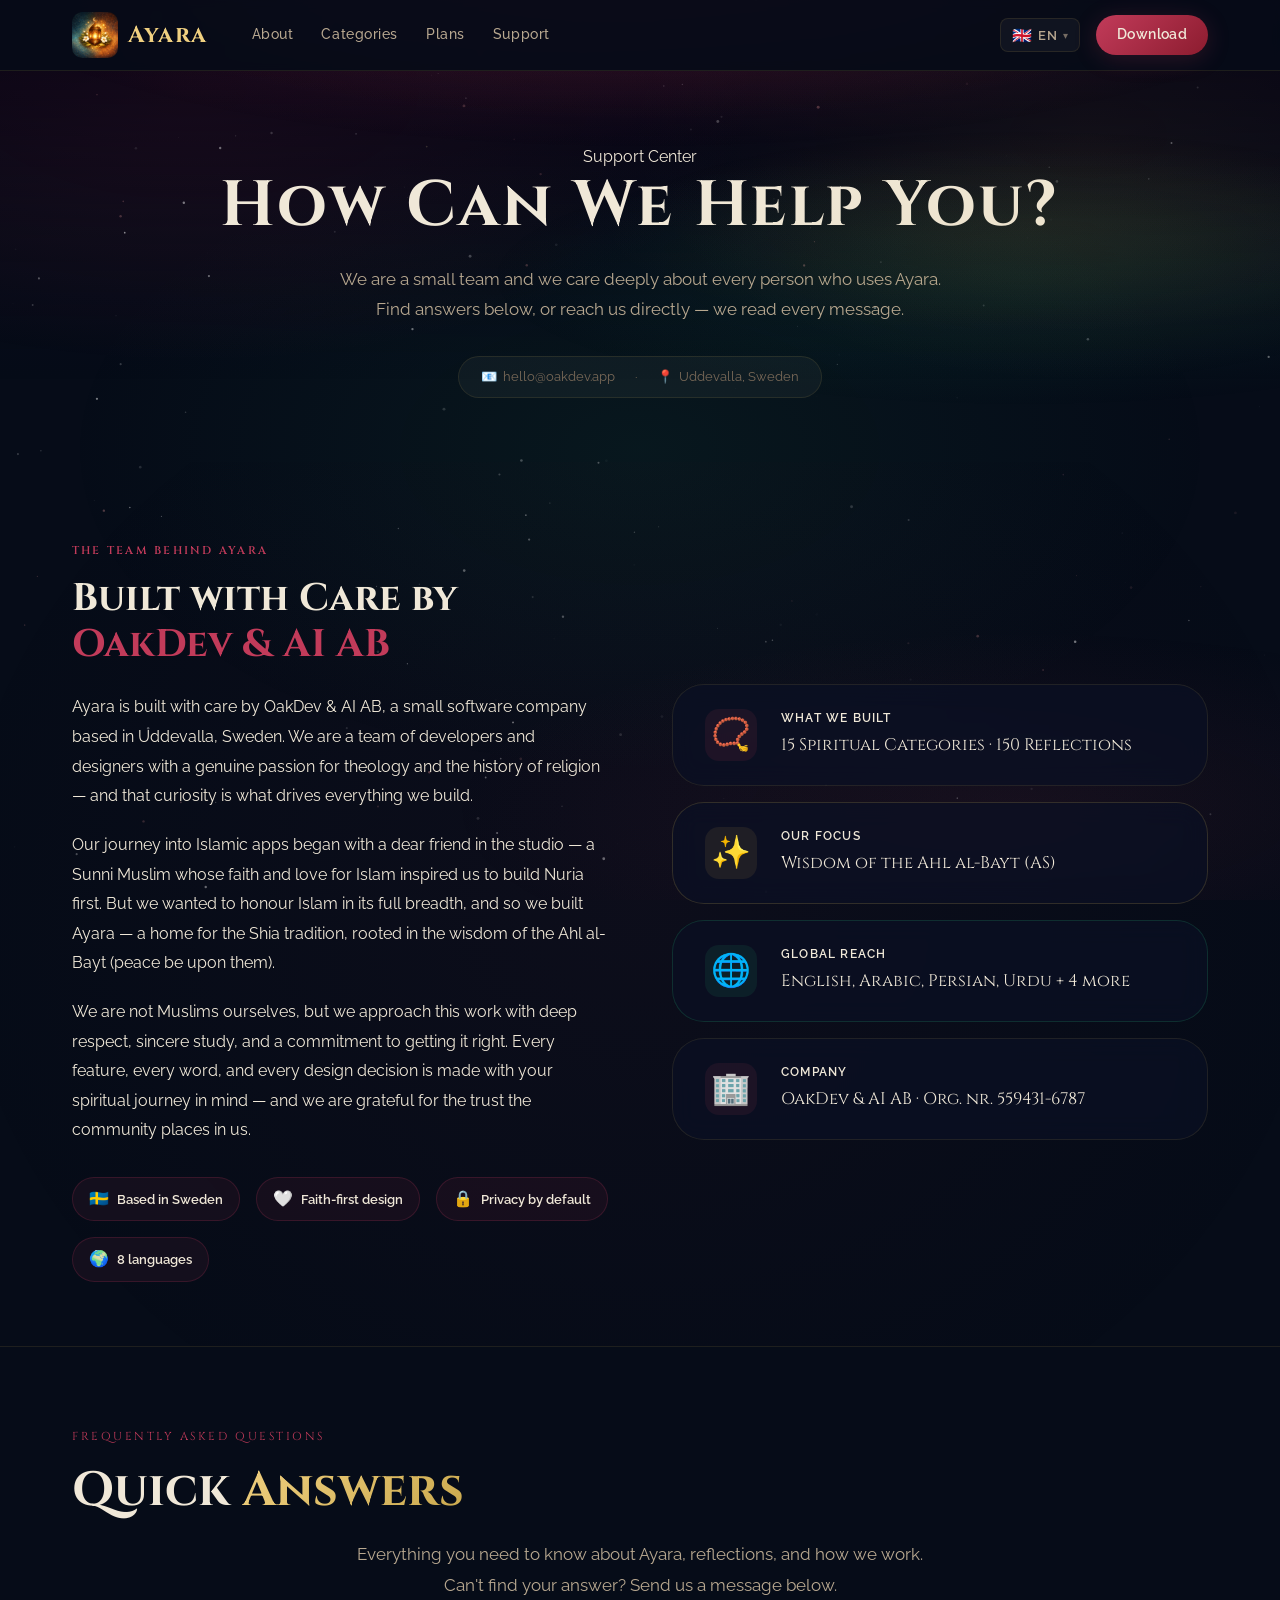
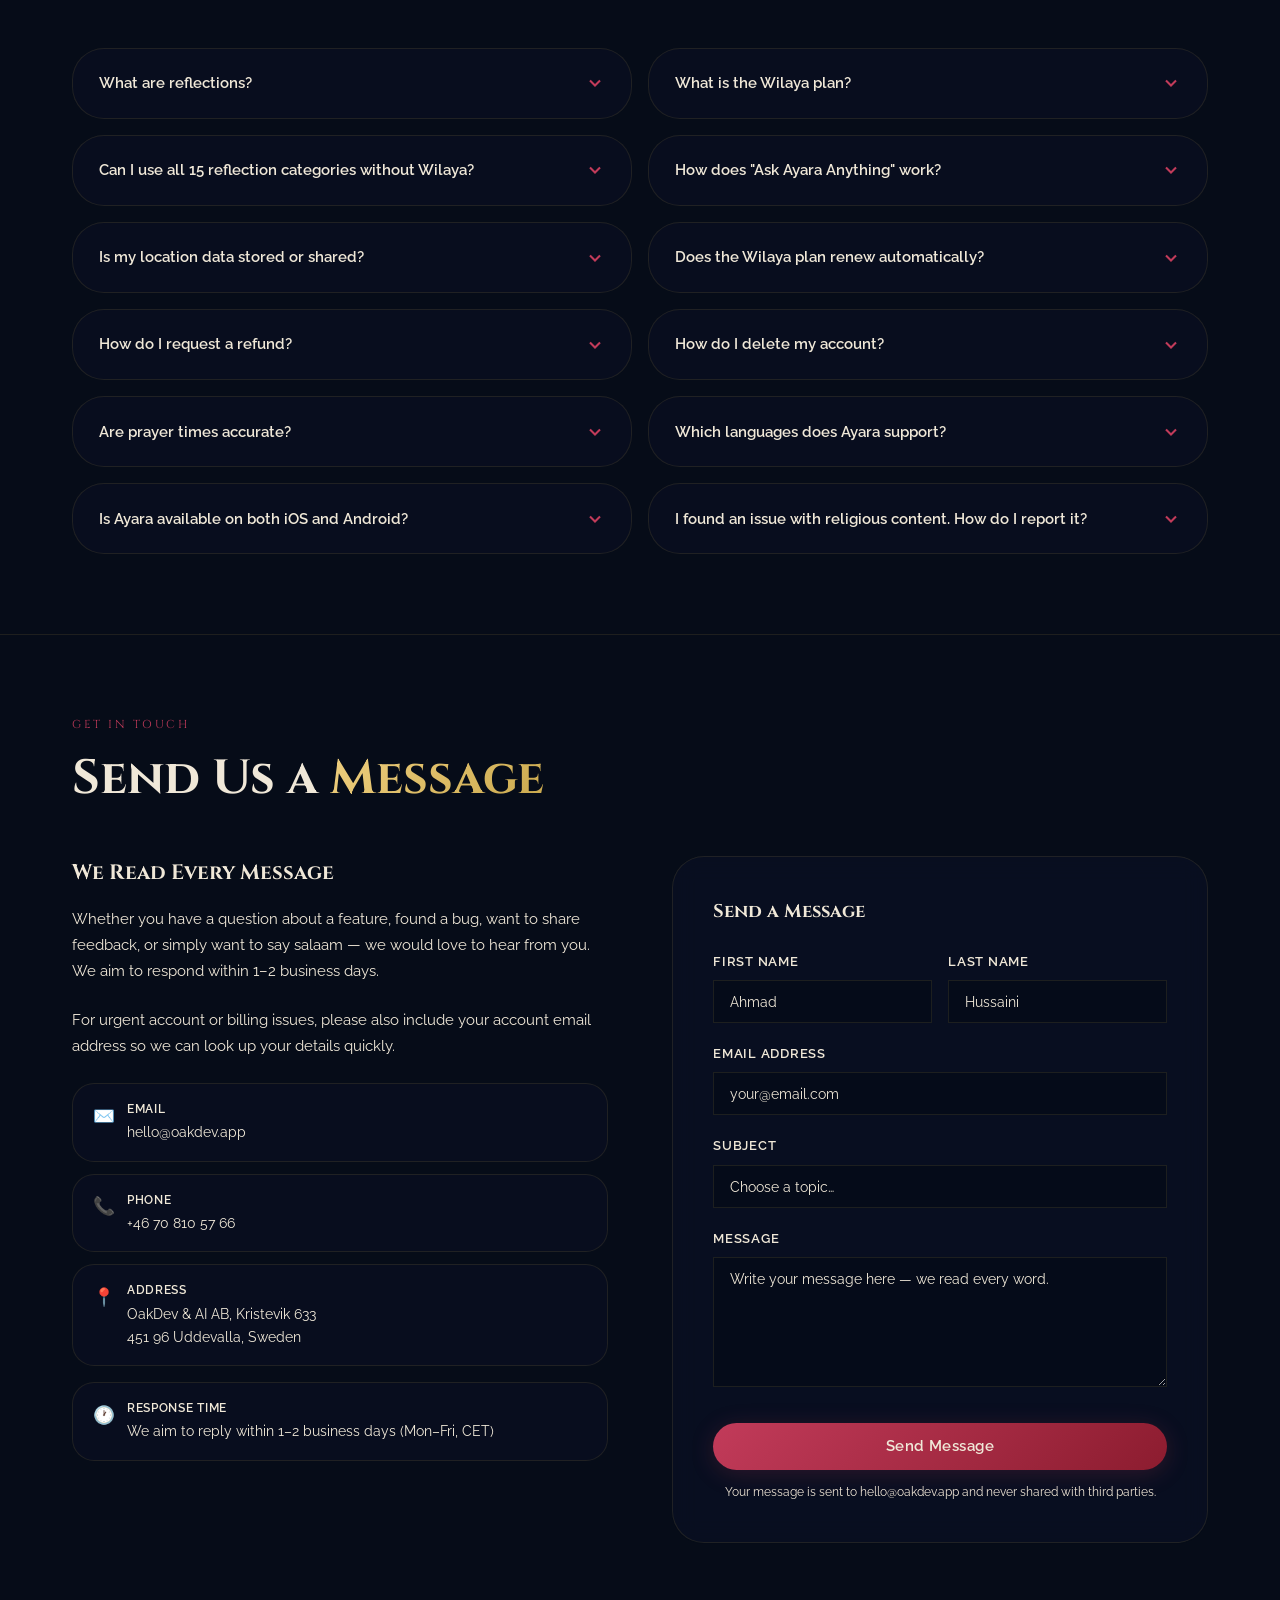
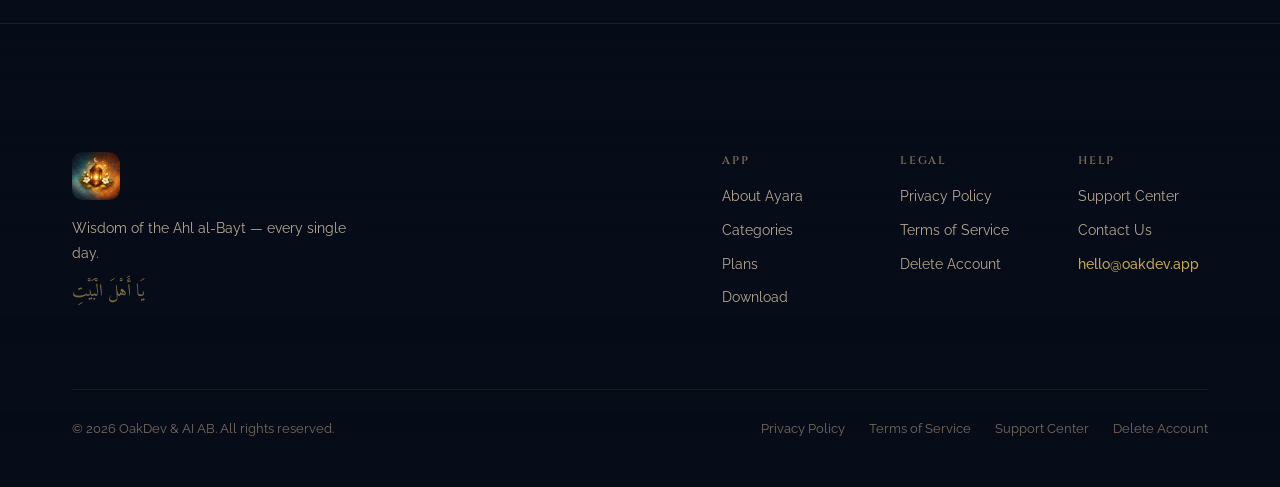
<file: support/index.html>
<!DOCTYPE html>
<html lang="en" dir="ltr">
<head>
  <meta charset="UTF-8" />
  <meta name="viewport" content="width=device-width, initial-scale=1.0" />
  <title>Support — Ayara</title>
  <meta name="description" content="Get help with the Ayara Shia Islamic app. FAQ, contact form, and information about OakDev & AI AB." />
  <meta name="theme-color" content="#060c18" />
  <meta name="robots" content="index, follow" />

  <link rel="canonical" href="https://ayara.app/support" />
  <meta property="og:title"       content="Support — Ayara" />
  <meta property="og:description" content="Get help with Ayara — FAQ, contact, and the story behind the app." />
  <meta property="og:type"        content="website" />

  <link rel="icon" type="image/png" href="../assets/icon.png" />

  <link rel="preconnect" href="https://fonts.googleapis.com" />
  <link rel="preconnect" href="https://fonts.gstatic.com" crossorigin />
  <link href="https://fonts.googleapis.com/css2?family=Amiri:ital,wght@0,400;0,700;1,400&family=Cinzel:wght@400;600;700&family=Raleway:wght@300;400;500;600;700&display=swap" rel="stylesheet" />

  <link rel="stylesheet" href="../css/styles.css" />
  <link rel="stylesheet" href="../css/legal.css" />
  <style>
    /* ── Support-specific overrides ─────────────────────────── */
    .support-hero { background: radial-gradient(ellipse 80% 60% at 50% -10%, rgba(194,59,90,0.22) 0%, transparent 70%), radial-gradient(ellipse 60% 40% at 80% 60%, rgba(38,176,112,0.1) 0%, transparent 70%); }

    /* About strip */
    .about-strip {
      padding: 5rem 0 4rem;
      position: relative;
    }
    .about-strip::before {
      content: '';
      position: absolute;
      inset: 0;
      background: radial-gradient(ellipse 80% 100% at 50% 50%, rgba(194,59,90,0.04) 0%, transparent 70%);
      pointer-events: none;
    }
    .about-grid {
      display: grid;
      grid-template-columns: 1fr 1fr;
      gap: 4rem;
      align-items: center;
    }
    .about-eyebrow {
      font-family: var(--font-heading);
      font-size: 0.7rem;
      font-weight: 600;
      letter-spacing: 0.2em;
      text-transform: uppercase;
      color: var(--color-crimson-bright);
      margin-bottom: 1rem;
    }
    .about-title {
      font-family: var(--font-heading);
      font-size: clamp(1.6rem, 3vw, 2.4rem);
      font-weight: 700;
      line-height: 1.2;
      color: var(--color-text);
      margin-bottom: 1.5rem;
    }
    .about-title em { color: var(--color-crimson-bright); font-style: normal; }
    .about-body p {
      font-size: 1rem;
      line-height: 1.85;
      color: var(--color-text-muted);
      margin-bottom: 1.2rem;
    }
    .about-body p:last-child { margin-bottom: 0; }
    .about-badge-wrap {
      display: flex;
      gap: 1rem;
      flex-wrap: wrap;
      margin-top: 2rem;
    }
    .about-badge {
      display: flex;
      align-items: center;
      gap: 0.5rem;
      padding: 0.5rem 1rem;
      background: rgba(194,59,90,0.08);
      border: 1px solid rgba(194,59,90,0.2);
      border-radius: 30px;
      font-size: 0.8rem;
      font-weight: 600;
      color: var(--color-text-muted);
    }
    .about-badge__icon { font-size: 1rem; }
    .about-visual {
      position: relative;
      display: flex;
      flex-direction: column;
      gap: 1rem;
    }
    .about-stat-card {
      background: rgba(10, 16, 36, 0.7);
      border: 1px solid var(--color-border);
      border-radius: var(--radius-xl);
      padding: 1.5rem 2rem;
      backdrop-filter: blur(12px);
      display: flex;
      align-items: center;
      gap: 1.5rem;
      transition: var(--transition);
    }
    .about-stat-card:hover { border-color: var(--color-border-mid); transform: translateX(4px); }
    .about-stat-card--gold { border-color: rgba(201,168,76,0.2); }
    .about-stat-card--green { border-color: rgba(38,176,112,0.2); }
    .about-stat-icon {
      font-size: 2rem;
      flex-shrink: 0;
      width: 52px;
      height: 52px;
      display: flex;
      align-items: center;
      justify-content: center;
      background: rgba(194,59,90,0.1);
      border-radius: 14px;
    }
    .about-stat-card--gold .about-stat-icon { background: rgba(201,168,76,0.1); }
    .about-stat-card--green .about-stat-icon { background: rgba(38,176,112,0.1); }
    .about-stat-label {
      font-size: 0.75rem;
      font-weight: 600;
      letter-spacing: 0.1em;
      text-transform: uppercase;
      color: var(--color-text-subtle);
      margin-bottom: 0.2rem;
    }
    .about-stat-value {
      font-family: var(--font-heading);
      font-size: 1.05rem;
      color: var(--color-text);
    }

    /* FAQ */
    .faq-section { padding: 5rem 0; border-top: 1px solid var(--color-border); }
    .faq-grid { display: grid; grid-template-columns: 1fr 1fr; gap: 1rem; margin-top: 3rem; }
    .faq-item {
      background: rgba(10, 16, 36, 0.6);
      border: 1px solid var(--color-border);
      border-radius: var(--radius-xl);
      overflow: hidden;
      transition: var(--transition);
    }
    .faq-item:hover { border-color: var(--color-border-mid); }
    .faq-item--open { border-color: rgba(194,59,90,0.3); }
    .faq-q {
      display: flex;
      justify-content: space-between;
      align-items: center;
      gap: 1rem;
      padding: 1.4rem 1.6rem;
      cursor: pointer;
      user-select: none;
      font-weight: 600;
      font-size: 0.92rem;
      color: var(--color-text);
      list-style: none;
      transition: color 0.2s;
    }
    .faq-q::-webkit-details-marker { display: none; }
    .faq-q:hover { color: var(--color-crimson-light); }
    .faq-chevron {
      flex-shrink: 0;
      width: 20px;
      height: 20px;
      color: var(--color-crimson-bright);
      transition: transform 0.3s ease;
    }
    .faq-item--open .faq-chevron { transform: rotate(180deg); }
    .faq-a {
      padding: 0 1.6rem 1.4rem;
      font-size: 0.9rem;
      line-height: 1.75;
      color: var(--color-text-muted);
    }
    .faq-a a { color: var(--color-crimson-light); text-decoration: underline; }

    /* Contact */
    .contact-section { padding: 5rem 0; border-top: 1px solid var(--color-border); }
    .contact-grid { display: grid; grid-template-columns: 1fr 1fr; gap: 4rem; align-items: start; margin-top: 3rem; }
    .contact-info__title {
      font-family: var(--font-heading);
      font-size: 1.3rem;
      color: var(--color-text);
      margin-bottom: 1rem;
    }
    .contact-info p { font-size: 0.92rem; line-height: 1.75; color: var(--color-text-muted); margin-bottom: 1.5rem; }
    .contact-detail {
      display: flex;
      align-items: flex-start;
      gap: 0.75rem;
      padding: 1rem 1.25rem;
      background: rgba(10,16,36,0.6);
      border: 1px solid var(--color-border);
      border-radius: var(--radius-lg);
      margin-bottom: 0.75rem;
      font-size: 0.88rem;
      color: var(--color-text-muted);
      text-decoration: none;
      transition: var(--transition);
    }
    .contact-detail:hover { border-color: rgba(194,59,90,0.3); color: var(--color-text); }
    .contact-detail__icon { font-size: 1.1rem; flex-shrink: 0; margin-top: 0.05rem; }
    .contact-detail__label { font-weight: 600; color: var(--color-text-subtle); font-size: 0.72rem; letter-spacing: 0.06em; text-transform: uppercase; display: block; margin-bottom: 0.15rem; }

    /* Form */
    .contact-form {
      background: rgba(10,16,36,0.7);
      border: 1px solid var(--color-border);
      border-radius: var(--radius-xl);
      padding: 2.5rem;
      backdrop-filter: blur(12px);
    }
    .contact-form__title {
      font-family: var(--font-heading);
      font-size: 1.15rem;
      color: var(--color-text);
      margin-bottom: 1.5rem;
    }
    .form-group { margin-bottom: 1.25rem; }
    .form-label {
      display: block;
      font-size: 0.8rem;
      font-weight: 600;
      letter-spacing: 0.06em;
      text-transform: uppercase;
      color: var(--color-text-subtle);
      margin-bottom: 0.5rem;
    }
    .form-input,
    .form-select,
    .form-textarea {
      width: 100%;
      background: rgba(6,12,24,0.8);
      border: 1px solid var(--color-border);
      border-radius: var(--radius-md);
      padding: 0.75rem 1rem;
      font-family: var(--font-body);
      font-size: 0.9rem;
      color: var(--color-text);
      transition: border-color 0.2s;
      outline: none;
      box-sizing: border-box;
    }
    .form-input:focus,
    .form-select:focus,
    .form-textarea:focus {
      border-color: rgba(194,59,90,0.5);
      box-shadow: 0 0 0 3px rgba(194,59,90,0.08);
    }
    .form-input::placeholder,
    .form-textarea::placeholder { color: var(--color-text-subtle); }
    .form-select { appearance: none; cursor: pointer; }
    .form-select option { background: #0c1428; }
    .form-textarea { resize: vertical; min-height: 130px; }
    .form-row { display: grid; grid-template-columns: 1fr 1fr; gap: 1rem; }
    .form-submit {
      width: 100%;
      margin-top: 0.5rem;
    }
    .form-note {
      font-size: 0.78rem;
      color: var(--color-text-subtle);
      margin-top: 0.75rem;
      text-align: center;
    }
    .form-success {
      display: none;
      text-align: center;
      padding: 2rem;
    }
    .form-success__icon { font-size: 3rem; margin-bottom: 1rem; }
    .form-success__title { font-family: var(--font-heading); font-size: 1.2rem; color: var(--color-green-bright); margin-bottom: 0.5rem; }
    .form-success__text { font-size: 0.9rem; color: var(--color-text-muted); }

    /* Responsive */
    @media (max-width: 900px) {
      .about-grid,
      .contact-grid { grid-template-columns: 1fr; gap: 3rem; }
      .faq-grid { grid-template-columns: 1fr; }
      .form-row { grid-template-columns: 1fr; }
    }
    @media (max-width: 600px) {
      .contact-form { padding: 1.75rem; }
      .about-strip,
      .faq-section,
      .contact-section { padding: 3.5rem 0; }
    }
  </style>
</head>
<body>

  <canvas class="star-canvas" id="starCanvas" aria-hidden="true"></canvas>

  <!-- ============================================================
       NAVIGATION
  ============================================================ -->
  <nav class="nav nav--scrolled" id="nav" role="navigation" aria-label="Main">
    <div class="nav__container">
      <a href="/" class="nav__logo" aria-label="Ayara — Home">
        <img src="../assets/icon.png" alt="Ayara" class="nav__logo-img" />
        <span class="nav__logo-name">Ayara</span>
      </a>
      <div class="nav__links" id="navLinks">
        <a href="/#about"      class="nav__link" data-i18n="nav.about">About</a>
        <a href="/#categories" class="nav__link" data-i18n="nav.categories">Categories</a>
        <a href="/#pricing"    class="nav__link" data-i18n="nav.plans">Plans</a>
        <a href="/support"     class="nav__link nav__link--active" data-i18n="nav.support">Support</a>
      </div>
      <div class="nav__right">
        <div class="nav__lang" id="langSwitcher">
          <button class="nav__lang-btn" id="langBtn" aria-haspopup="true" aria-expanded="false">
            <span class="lang-flag" id="langFlag">🇬🇧</span>
            <span class="lang-code" id="langCode">EN</span>
            <span class="lang-chevron" aria-hidden="true">▾</span>
          </button>
          <div class="nav__lang-dropdown" id="langDropdown" role="listbox" aria-label="Select language">
            <button class="nav__lang-option" data-lang="en" role="option"><span class="opt-flag">🇬🇧</span><span class="opt-name">English</span></button>
            <button class="nav__lang-option" data-lang="ar" role="option"><span class="opt-flag">🇸🇦</span><span class="opt-name">العربية</span></button>
            <button class="nav__lang-option" data-lang="fa" role="option"><span class="opt-flag">🇮🇷</span><span class="opt-name">فارسی</span></button>
            <button class="nav__lang-option" data-lang="ur" role="option"><span class="opt-flag">🇵🇰</span><span class="opt-name">اردو</span></button>
            <button class="nav__lang-option" data-lang="tr" role="option"><span class="opt-flag">🇹🇷</span><span class="opt-name">Türkçe</span></button>
            <button class="nav__lang-option" data-lang="id" role="option"><span class="opt-flag">🇮🇩</span><span class="opt-name">Indonesia</span></button>
            <button class="nav__lang-option" data-lang="fr" role="option"><span class="opt-flag">🇫🇷</span><span class="opt-name">Français</span></button>
            <button class="nav__lang-option" data-lang="az" role="option"><span class="opt-flag">🇦🇿</span><span class="opt-name">Azərbaycanca</span></button>
          </div>
        </div>
        <a href="/#download" class="btn btn--crimson nav__cta" data-i18n="nav.download">Download</a>
        <button class="nav__hamburger" id="hamburger" aria-label="Open menu" aria-expanded="false">
          <span></span><span></span><span></span>
        </button>
      </div>
    </div>
  </nav>

  <!-- ============================================================
       PAGE HERO
  ============================================================ -->
  <header class="page-hero support-hero" role="banner">
    <div class="page-hero__inner">
      <div class="page-hero__badge" data-i18n="support.hero_badge">Support Center</div>
      <h1 class="page-hero__title" data-i18n="support.hero_title">How Can We Help You?</h1>
      <p class="page-hero__subtitle" data-i18n="support.hero_subtitle">
        We are a small team and we care deeply about every person who uses Ayara. Find answers below, or reach us directly — we read every message.
      </p>
      <div class="page-hero__meta">
        <span>📧 &nbsp;<a href="mailto:hello@oakdev.app" style="color:inherit;">hello@oakdev.app</a></span>
        <span class="page-hero__sep">·</span>
        <span>📍 &nbsp;Uddevalla, Sweden</span>
      </div>
    </div>
  </header>

  <!-- ============================================================
       ABOUT OAKDEV
  ============================================================ -->
  <section class="about-strip">
    <div class="container">
      <div class="about-grid">
        <div class="about-content animate-on-scroll">
          <div class="about-eyebrow" data-i18n="support.about_eyebrow">The Team Behind Ayara</div>
          <h2 class="about-title" data-i18n-html="support.about_title_html">Built with Care by <em>OakDev &amp; AI AB</em></h2>
          <div class="about-body">
            <p data-i18n="support.about_p1">
              Ayara is built with care by OakDev &amp; AI AB, a small software company based in Uddevalla, Sweden. We are a team of developers and designers with a genuine passion for theology and the history of religion — and that curiosity is what drives everything we build.
            </p>
            <p data-i18n="support.about_p2">
              Our journey into Islamic apps began with a dear friend in the studio — a Sunni Muslim whose faith and love for Islam inspired us to build Nuria first. But we wanted to honour Islam in its full breadth, and so we built Ayara — a home for the Shia tradition, rooted in the wisdom of the Ahl al-Bayt (peace be upon them).
            </p>
            <p data-i18n="support.about_p3">
              We are not Muslims ourselves, but we approach this work with deep respect, sincere study, and a commitment to getting it right. Every feature, every word, and every design decision is made with your spiritual journey in mind — and we are grateful for the trust the community places in us.
            </p>
          </div>
          <div class="about-badge-wrap">
            <div class="about-badge"><span class="about-badge__icon">🇸🇪</span> <span data-i18n="support.badge_sweden">Based in Sweden</span></div>
            <div class="about-badge"><span class="about-badge__icon">🤍</span> <span data-i18n="support.badge_faith">Faith-first design</span></div>
            <div class="about-badge"><span class="about-badge__icon">🔒</span> <span data-i18n="support.badge_privacy">Privacy by default</span></div>
            <div class="about-badge"><span class="about-badge__icon">🌍</span> <span data-i18n="support.badge_lang">8 languages</span></div>
          </div>
        </div>
        <div class="about-visual animate-on-scroll" data-delay="150">
          <div class="about-stat-card">
            <div class="about-stat-icon">📿</div>
            <div>
              <div class="about-stat-label" data-i18n="support.stat_built_label">What We Built</div>
              <div class="about-stat-value" data-i18n="support.stat_built_value">15 Spiritual Categories · 150 Reflections</div>
            </div>
          </div>
          <div class="about-stat-card about-stat-card--gold">
            <div class="about-stat-icon">✨</div>
            <div>
              <div class="about-stat-label" data-i18n="support.stat_focus_label">Our Focus</div>
              <div class="about-stat-value" data-i18n="support.stat_focus_value">Wisdom of the Ahl al-Bayt (AS)</div>
            </div>
          </div>
          <div class="about-stat-card about-stat-card--green">
            <div class="about-stat-icon">🌐</div>
            <div>
              <div class="about-stat-label" data-i18n="support.stat_reach_label">Global Reach</div>
              <div class="about-stat-value" data-i18n="support.stat_reach_value">English, Arabic, Persian, Urdu + 4 more</div>
            </div>
          </div>
          <div class="about-stat-card">
            <div class="about-stat-icon">🏢</div>
            <div>
              <div class="about-stat-label">Company</div>
              <div class="about-stat-value">OakDev &amp; AI AB · Org. nr. 559431-6787</div>
            </div>
          </div>
        </div>
      </div>
    </div>
  </section>

  <!-- ============================================================
       FAQ
  ============================================================ -->
  <section class="faq-section" id="faq">
    <div class="container">
      <div class="section__label" data-i18n="support.faq_label">Frequently Asked Questions</div>
      <h2 class="section__title" data-i18n-html="support.faq_title_html">Quick <em>Answers</em></h2>
      <p class="section__subtitle" style="text-align:center; max-width: 600px; margin: 0 auto;" data-i18n="support.faq_subtitle">
        Everything you need to know about Ayara, reflections, and how we work. Can't find your answer? Send us a message below.
      </p>

      <div class="faq-grid">

        <details class="faq-item">
          <summary class="faq-q">
            What are reflections?
            <svg class="faq-chevron" viewBox="0 0 24 24" fill="none" stroke="currentColor" stroke-width="2.5" aria-hidden="true"><polyline points="6 9 12 15 18 9"/></svg>
          </summary>
          <div class="faq-a">
            Reflections are Ayara's in-app token system. They have no monetary value and are the means by which you access wisdom and guidance within the app. When you download Ayara, you receive 150 reflections included with the app. You can spend them to unlock wisdoms from any of the 15 categories, or to Ask Ayara Anything (one reflection per question).
          </div>
        </details>

        <details class="faq-item">
          <summary class="faq-q">
            What is the Wilaya plan?
            <svg class="faq-chevron" viewBox="0 0 24 24" fill="none" stroke="currentColor" stroke-width="2.5" aria-hidden="true"><polyline points="6 9 12 15 18 9"/></svg>
          </summary>
          <div class="faq-a">
            The Wilaya plan is Ayara's premium offering — a one-time in-app purchase (not a subscription). It permanently unlocks the full app experience: Live Qibla compass, 5 daily prayer times, prayer notifications, monthly prayer calendar, and 300 additional reflections. You pay once, and it's yours forever. Top-up reflection bundles are also available as separate one-time purchases whenever you need more.
          </div>
        </details>

        <details class="faq-item">
          <summary class="faq-q">
            Can I use all 15 reflection categories without Wilaya?
            <svg class="faq-chevron" viewBox="0 0 24 24" fill="none" stroke="currentColor" stroke-width="2.5" aria-hidden="true"><polyline points="6 9 12 15 18 9"/></svg>
          </summary>
          <div class="faq-a">
            Yes. All 15 reflection categories are available to all users. You simply spend reflections to unlock wisdoms within them. The Standard plan includes 150 reflections, which gives you full access to all categories from day one. The Wilaya plan gives you additional reflections and the prayer tools on top.
          </div>
        </details>

        <details class="faq-item">
          <summary class="faq-q">
            How does "Ask Ayara Anything" work?
            <svg class="faq-chevron" viewBox="0 0 24 24" fill="none" stroke="currentColor" stroke-width="2.5" aria-hidden="true"><polyline points="6 9 12 15 18 9"/></svg>
          </summary>
          <div class="faq-a">
            Ask Ayara Anything lets you submit any question and receive an AI-generated response rooted in the Shia Islamic tradition, drawing from the Qur'an, Nahj al-Balagha, and the teachings of the Ahl al-Bayt. Each question costs one reflection. Responses are guidance for spiritual reflection — not fatwas or binding religious rulings. For binding rulings, consult a qualified marj'a.
          </div>
        </details>

        <details class="faq-item">
          <summary class="faq-q">
            Is my location data stored or shared?
            <svg class="faq-chevron" viewBox="0 0 24 24" fill="none" stroke="currentColor" stroke-width="2.5" aria-hidden="true"><polyline points="6 9 12 15 18 9"/></svg>
          </summary>
          <div class="faq-a">
            No. Your precise location is processed entirely on your device to calculate prayer times and Qibla direction. It is never transmitted to our servers. We do not store, share, or sell your location data. See our <a href="/privacy">Privacy Policy</a> for full details.
          </div>
        </details>

        <details class="faq-item">
          <summary class="faq-q">
            Does the Wilaya plan renew automatically?
            <svg class="faq-chevron" viewBox="0 0 24 24" fill="none" stroke="currentColor" stroke-width="2.5" aria-hidden="true"><polyline points="6 9 12 15 18 9"/></svg>
          </summary>
          <div class="faq-a">
            No. The Wilaya plan is a one-time purchase — there are no recurring charges and nothing to cancel. You pay once and it's yours permanently. The same applies to reflection top-ups: each is a single, non-recurring charge.
          </div>
        </details>

        <details class="faq-item">
          <summary class="faq-q">
            How do I request a refund?
            <svg class="faq-chevron" viewBox="0 0 24 24" fill="none" stroke="currentColor" stroke-width="2.5" aria-hidden="true"><polyline points="6 9 12 15 18 9"/></svg>
          </summary>
          <div class="faq-a">
            Refunds are handled by Apple or Google, not directly by OakDev. For App Store purchases, visit <em>reportaproblem.apple.com</em>. For Google Play, visit your Play Store account → Payments &amp; Subscriptions → Order History. If you experienced a technical error that prevented you from accessing content you paid for, contact us at hello@oakdev.app and we will do our best to make it right.
          </div>
        </details>

        <details class="faq-item">
          <summary class="faq-q">
            How do I delete my account?
            <svg class="faq-chevron" viewBox="0 0 24 24" fill="none" stroke="currentColor" stroke-width="2.5" aria-hidden="true"><polyline points="6 9 12 15 18 9"/></svg>
          </summary>
          <div class="faq-a">
            You can delete your account at any time from within the Ayara app, or by following the instructions at <a href="/delete-account">ayara.app/delete-account</a>. All your personal data will be removed within 30 days. Since all Ayara purchases are one-time (no subscriptions), there is nothing to cancel when you delete your account.
          </div>
        </details>

        <details class="faq-item">
          <summary class="faq-q">
            Are prayer times accurate?
            <svg class="faq-chevron" viewBox="0 0 24 24" fill="none" stroke="currentColor" stroke-width="2.5" aria-hidden="true"><polyline points="6 9 12 15 18 9"/></svg>
          </summary>
          <div class="faq-a">
            Ayara calculates prayer times using standard astronomical methods based on your device's GPS location. Times may differ slightly from your local mosque's schedule, especially during Ramadan and Eid. We always recommend verifying with your local Islamic authority for significant occasions.
          </div>
        </details>

        <details class="faq-item">
          <summary class="faq-q">
            Which languages does Ayara support?
            <svg class="faq-chevron" viewBox="0 0 24 24" fill="none" stroke="currentColor" stroke-width="2.5" aria-hidden="true"><polyline points="6 9 12 15 18 9"/></svg>
          </summary>
          <div class="faq-a">
            Ayara currently supports 8 languages: English (default), Arabic (العربية), Persian / Farsi (فارسی), Urdu (اردو), Turkish (Türkçe), Indonesian (Bahasa Indonesia), French (Français), and Azerbaijani (Azərbaycan). You can switch language at any time from the app's settings or from the language selector on our website.
          </div>
        </details>

        <details class="faq-item">
          <summary class="faq-q">
            Is Ayara available on both iOS and Android?
            <svg class="faq-chevron" viewBox="0 0 24 24" fill="none" stroke="currentColor" stroke-width="2.5" aria-hidden="true"><polyline points="6 9 12 15 18 9"/></svg>
          </summary>
          <div class="faq-a">
            Yes. Ayara is available on both the Apple App Store (iOS 16+) and Google Play Store (Android 8+). Download links are available on our <a href="/#download">download page</a>.
          </div>
        </details>

        <details class="faq-item">
          <summary class="faq-q">
            I found an issue with religious content. How do I report it?
            <svg class="faq-chevron" viewBox="0 0 24 24" fill="none" stroke="currentColor" stroke-width="2.5" aria-hidden="true"><polyline points="6 9 12 15 18 9"/></svg>
          </summary>
          <div class="faq-a">
            We take the accuracy and respectfulness of our Islamic content very seriously. If you find a translation error, a misattributed hadith, or content that does not align with authentic Shia tradition, please email us at <a href="mailto:hello@oakdev.app">hello@oakdev.app</a> with the subject line "Content Report". We will review and correct it promptly — jazakAllah khayran.
          </div>
        </details>

      </div>
    </div>
  </section>

  <!-- ============================================================
       CONTACT FORM
  ============================================================ -->
  <section class="contact-section" id="contact">
    <div class="container">
      <div class="section__label" data-i18n="support.contact_label">Get In Touch</div>
      <h2 class="section__title" data-i18n-html="support.contact_title_html">Send Us a <em>Message</em></h2>

      <div class="contact-grid">

        <!-- Info side -->
        <div class="contact-info animate-on-scroll">
          <h3 class="contact-info__title">We Read Every Message</h3>
          <p>
            Whether you have a question about a feature, found a bug, want to share feedback, or simply want to say salaam — we would love to hear from you. We aim to respond within 1–2 business days.
          </p>
          <p>
            For urgent account or billing issues, please also include your account email address so we can look up your details quickly.
          </p>

          <a href="mailto:hello@oakdev.app" class="contact-detail">
            <span class="contact-detail__icon">✉️</span>
            <div>
              <span class="contact-detail__label">Email</span>
              hello@oakdev.app
            </div>
          </a>

          <a href="tel:+46708105766" class="contact-detail">
            <span class="contact-detail__icon">📞</span>
            <div>
              <span class="contact-detail__label">Phone</span>
              +46 70 810 57 66
            </div>
          </a>

          <div class="contact-detail" style="cursor:default;">
            <span class="contact-detail__icon">📍</span>
            <div>
              <span class="contact-detail__label">Address</span>
              OakDev &amp; AI AB, Kristevik 633<br />
              451 96 Uddevalla, Sweden
            </div>
          </div>

          <div class="contact-detail" style="cursor:default; margin-top: 1rem;">
            <span class="contact-detail__icon">🕐</span>
            <div>
              <span class="contact-detail__label">Response Time</span>
              We aim to reply within 1–2 business days (Mon–Fri, CET)
            </div>
          </div>
        </div>

        <!-- Form side -->
        <div class="animate-on-scroll" data-delay="100">
          <form
            class="contact-form"
            id="contactForm"
            action="https://formspree.io/f/hello@oakdev.app"
            method="POST"
            novalidate
          >
            <h3 class="contact-form__title">Send a Message</h3>

            <div class="form-row">
              <div class="form-group">
                <label class="form-label" for="firstName">First Name</label>
                <input class="form-input" id="firstName" name="firstName" type="text" placeholder="Ahmad" required />
              </div>
              <div class="form-group">
                <label class="form-label" for="lastName">Last Name</label>
                <input class="form-input" id="lastName" name="lastName" type="text" placeholder="Hussaini" />
              </div>
            </div>

            <div class="form-group">
              <label class="form-label" for="email">Email Address</label>
              <input class="form-input" id="email" name="_replyto" type="email" placeholder="your@email.com" required />
            </div>

            <div class="form-group">
              <label class="form-label" for="subject">Subject</label>
              <select class="form-select form-input" id="subject" name="subject">
                <option value="" disabled selected>Choose a topic…</option>
                <option value="general">General Question</option>
                <option value="reflections">Reflections &amp; Content</option>
                <option value="wilaya">Wilaya Plan / Subscription</option>
                <option value="account">Account &amp; Login</option>
                <option value="bug">Bug Report</option>
                <option value="content-report">Religious Content Report</option>
                <option value="privacy">Privacy / Data Request</option>
                <option value="other">Something Else</option>
              </select>
            </div>

            <div class="form-group">
              <label class="form-label" for="message">Message</label>
              <textarea class="form-textarea" id="message" name="message" placeholder="Write your message here — we read every word." required></textarea>
            </div>

            <!-- Honeypot spam trap -->
            <input type="text" name="_gotcha" style="display:none;" tabindex="-1" autocomplete="off" />
            <input type="hidden" name="_subject" value="Ayara Support Message" />

            <button type="submit" class="btn btn--crimson form-submit">Send Message</button>
            <p class="form-note">Your message is sent to hello@oakdev.app and never shared with third parties.</p>

            <!-- Success state -->
            <div class="form-success" id="formSuccess">
              <div class="form-success__icon">🤍</div>
              <div class="form-success__title">Message Received</div>
              <div class="form-success__text">Jazak Allah khayran. We will reply to your email within 1–2 business days. May Allah bless you.</div>
            </div>
          </form>
        </div>

      </div>
    </div>
  </section>

  <!-- ============================================================
       FOOTER
  ============================================================ -->
  <footer class="footer" role="contentinfo">
    <div class="container">
      <div class="footer__top">
        <div class="footer__brand">
          <img src="../assets/icon.png" alt="Ayara" class="footer__logo" />
          <p class="footer__tagline" data-i18n="footer.tagline">Wisdom of the Ahl al-Bayt — every single day.</p>
          <p class="footer__arabic" lang="ar">يَا أَهْلَ الْبَيْتِ</p>
        </div>
        <nav class="footer__links" aria-label="Footer navigation">
          <div class="footer__col">
            <span class="footer__col-title" data-i18n="footer.col1">App</span>
            <a href="/#about"      data-i18n="footer.about">About Ayara</a>
            <a href="/#categories" data-i18n="nav.categories">Categories</a>
            <a href="/#pricing"    data-i18n="footer.plans">Plans</a>
            <a href="/#download"   data-i18n="footer.dl">Download</a>
          </div>
          <div class="footer__col">
            <span class="footer__col-title" data-i18n="footer.col2">Legal</span>
            <a href="/privacy"        data-i18n="footer.privacy">Privacy Policy</a>
            <a href="/terms"          data-i18n="footer.terms">Terms of Service</a>
            <a href="/delete-account" data-i18n="footer.delete">Delete Account</a>
          </div>
          <div class="footer__col">
            <span class="footer__col-title" data-i18n="footer.col3">Help</span>
            <a href="/support"         data-i18n="footer.support_center">Support Center</a>
            <a href="/support#contact" data-i18n="footer.contact">Contact Us</a>
            <a href="mailto:hello@oakdev.app" class="footer__email">hello@oakdev.app</a>
          </div>
        </nav>
      </div>
      <div class="footer__bottom">
        <p>© 2026 OakDev &amp; AI AB. All rights reserved.</p>
        <div class="footer__bottom-links">
          <a href="/privacy"        data-i18n="footer.privacy">Privacy</a>
          <a href="/terms"          data-i18n="footer.terms">Terms</a>
          <a href="/support"        data-i18n="footer.support_center">Support</a>
          <a href="/delete-account" data-i18n="footer.delete">Delete Account</a>
        </div>
      </div>
    </div>
  </footer>

  <!-- ============================================================
       SCRIPTS
  ============================================================ -->
  <script src="../js/i18n.js"></script>
  <script>
    // ── FAQ accordion open class ───────────────────────────────
    (function() {
      document.querySelectorAll('.faq-item').forEach(item => {
        item.addEventListener('toggle', function() {
          this.classList.toggle('faq-item--open', this.open);
        });
      });
    })();

    // ── Contact form AJAX submit ───────────────────────────────
    (function() {
      const form    = document.getElementById('contactForm');
      const success = document.getElementById('formSuccess');
      if (!form) return;

      form.addEventListener('submit', async function(e) {
        e.preventDefault();

        const btn = form.querySelector('button[type="submit"]');
        btn.disabled = true;
        btn.textContent = 'Sending…';

        try {
          const res = await fetch(form.action, {
            method: 'POST',
            body: new FormData(form),
            headers: { 'Accept': 'application/json' }
          });

          if (res.ok) {
            // Show success, hide form fields
            Array.from(form.children).forEach(el => {
              if (el !== success) el.style.display = 'none';
            });
            success.style.display = 'block';
          } else {
            btn.disabled = false;
            btn.textContent = 'Send Message';
            alert('Something went wrong. Please email us directly at hello@oakdev.app');
          }
        } catch {
          btn.disabled = false;
          btn.textContent = 'Send Message';
          alert('Could not send message. Please email us at hello@oakdev.app');
        }
      });
    })();
  </script>

</body>
</html>
</file>
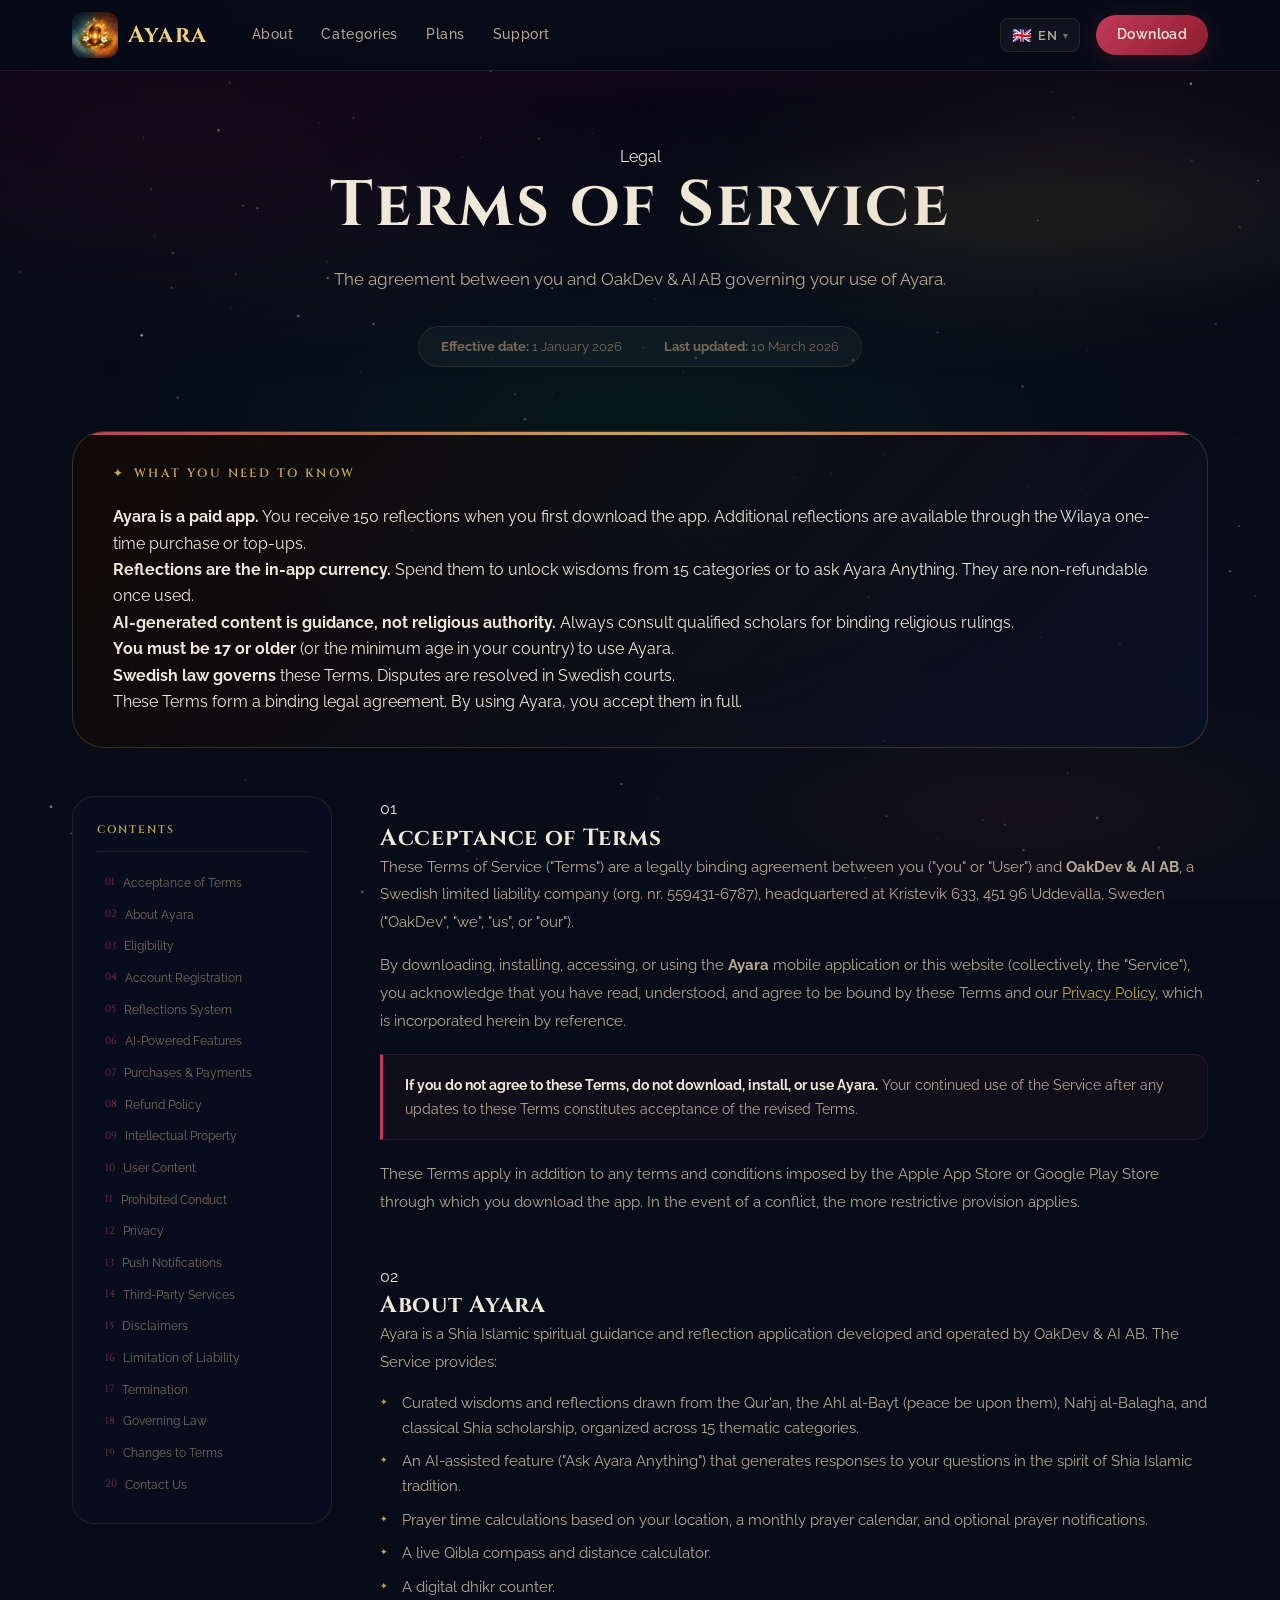
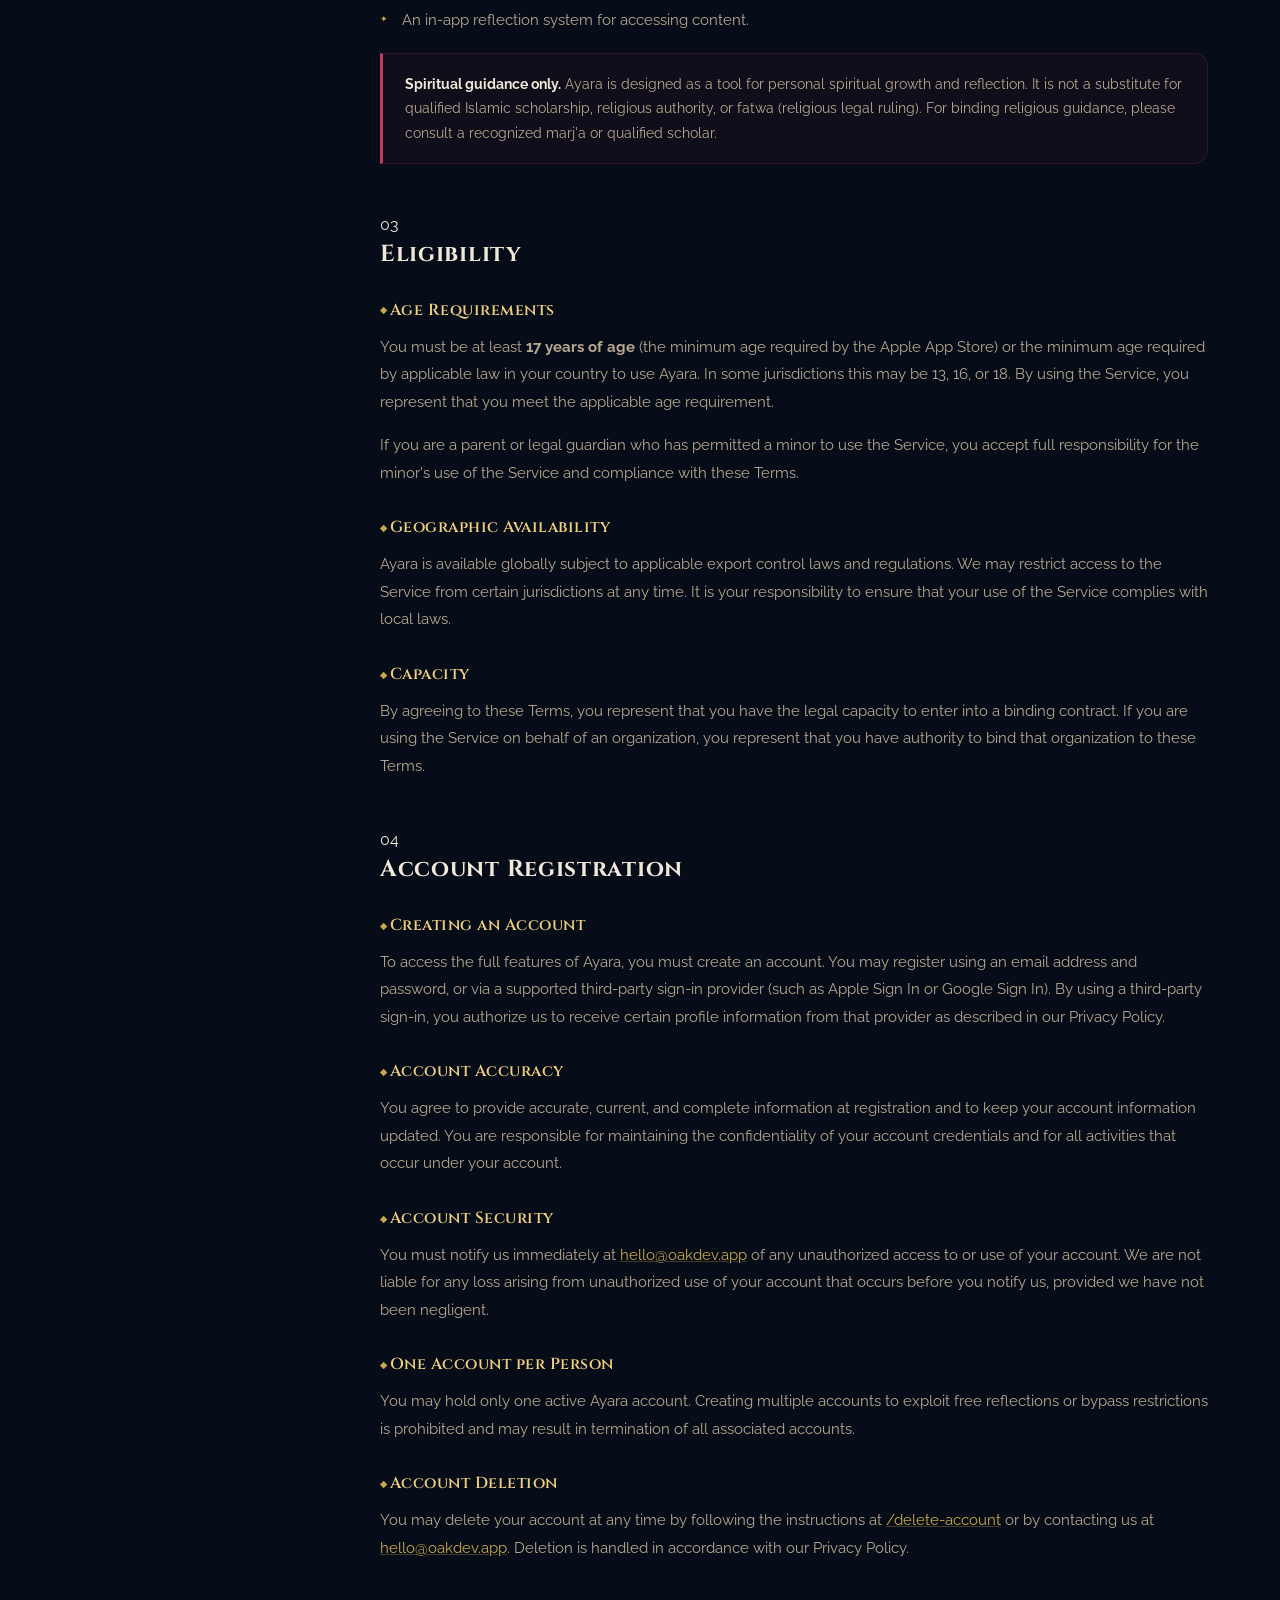
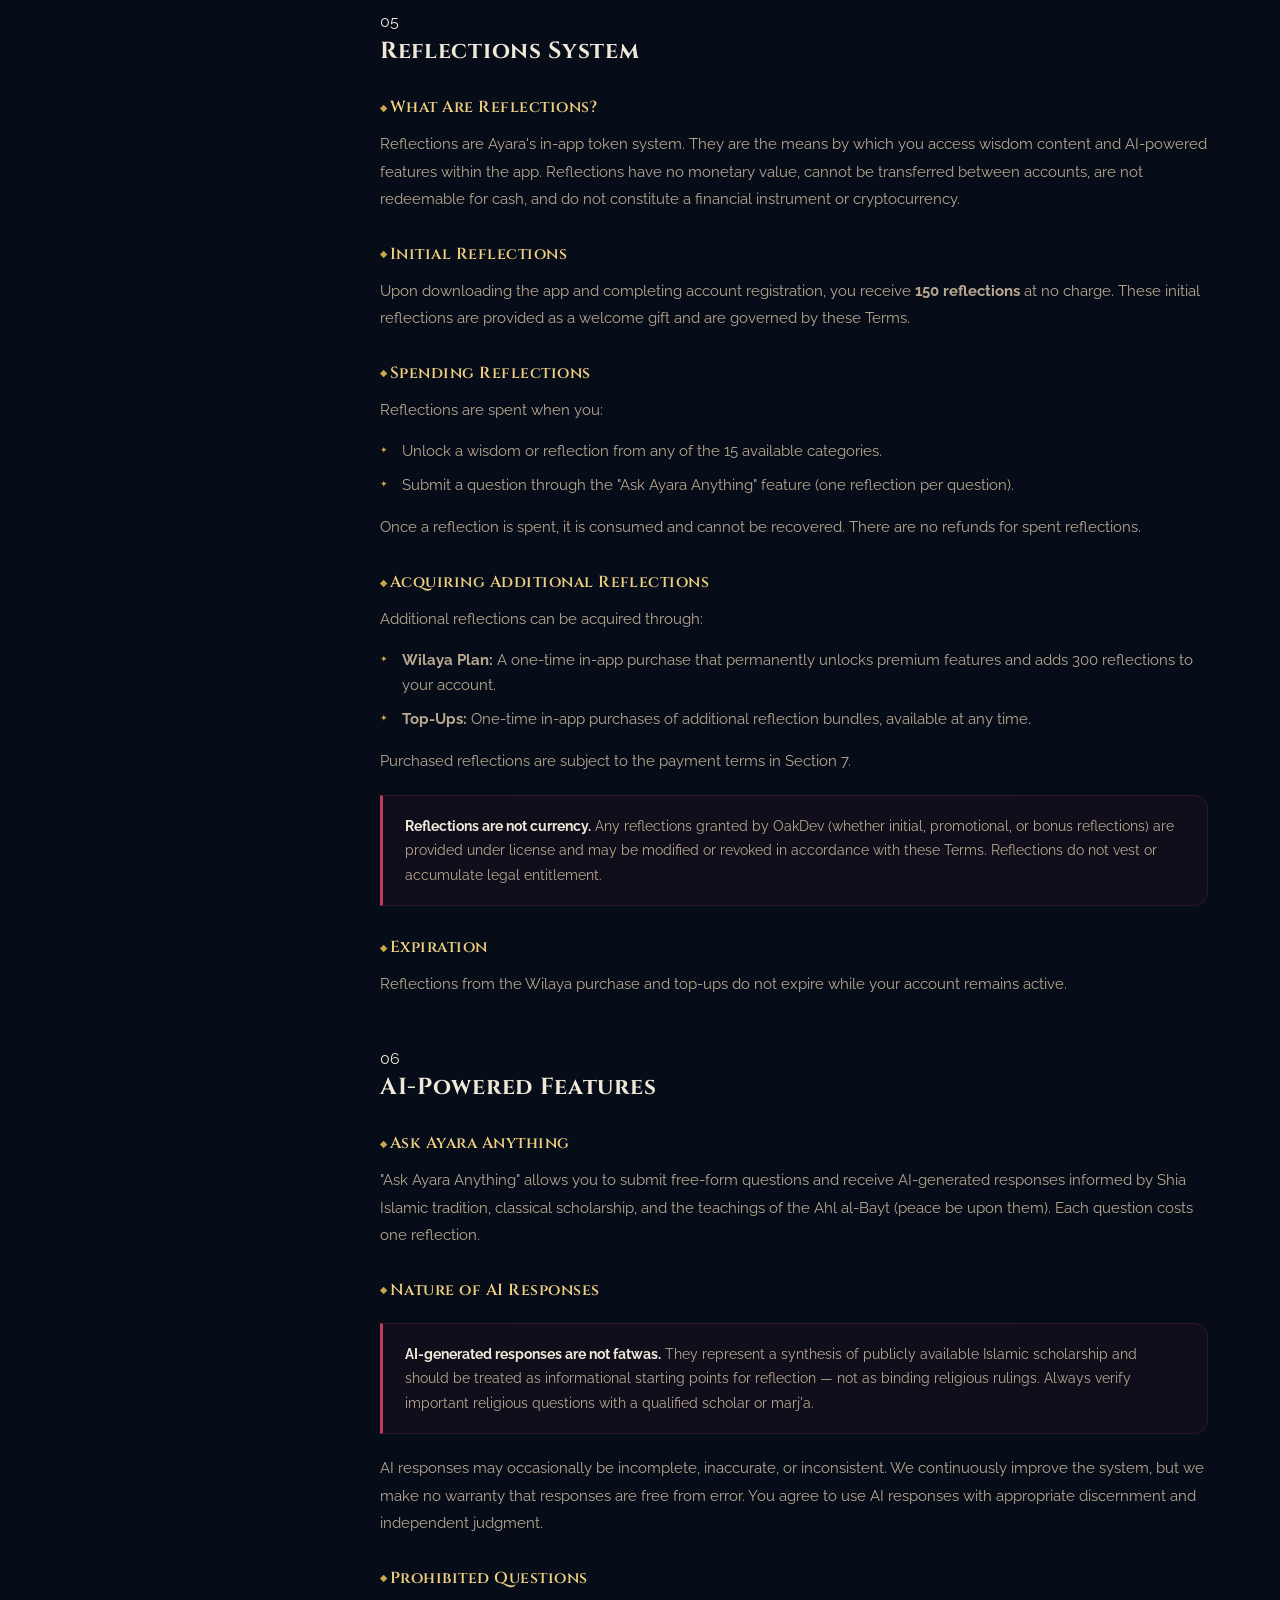
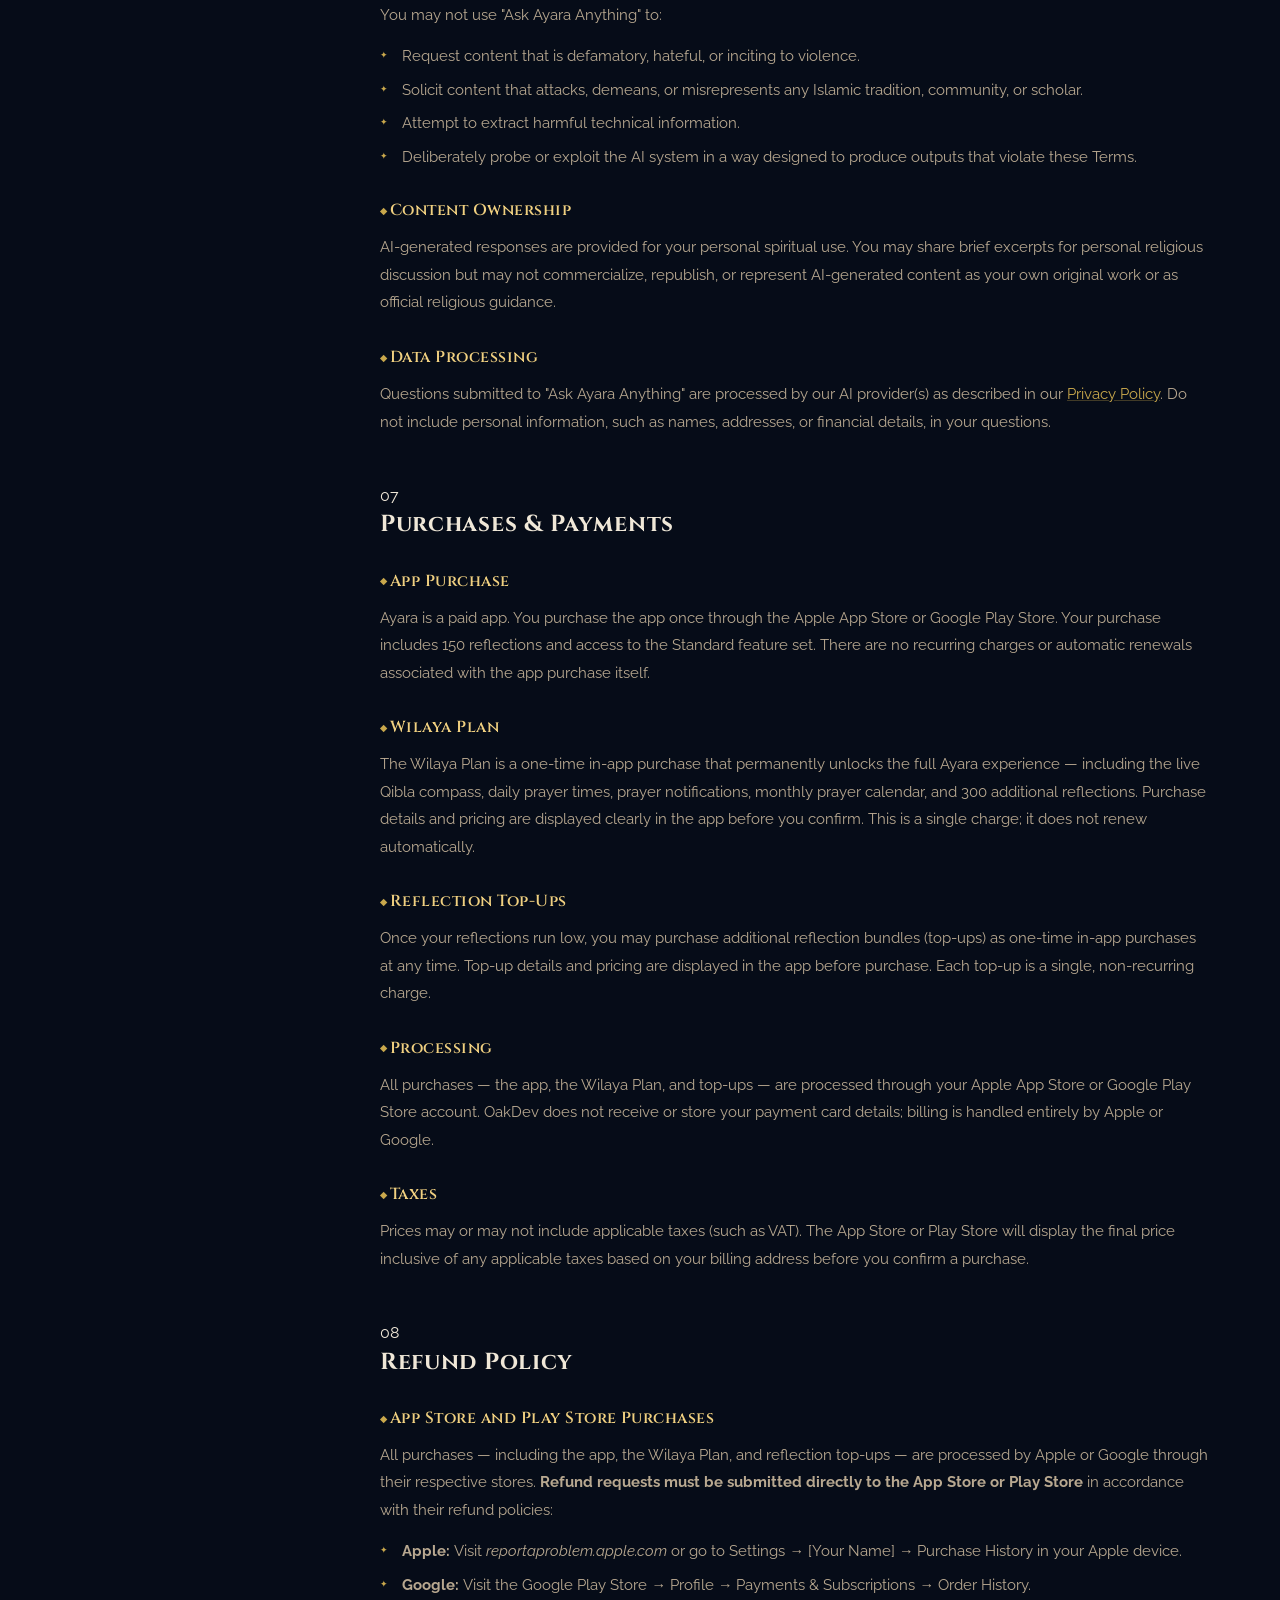
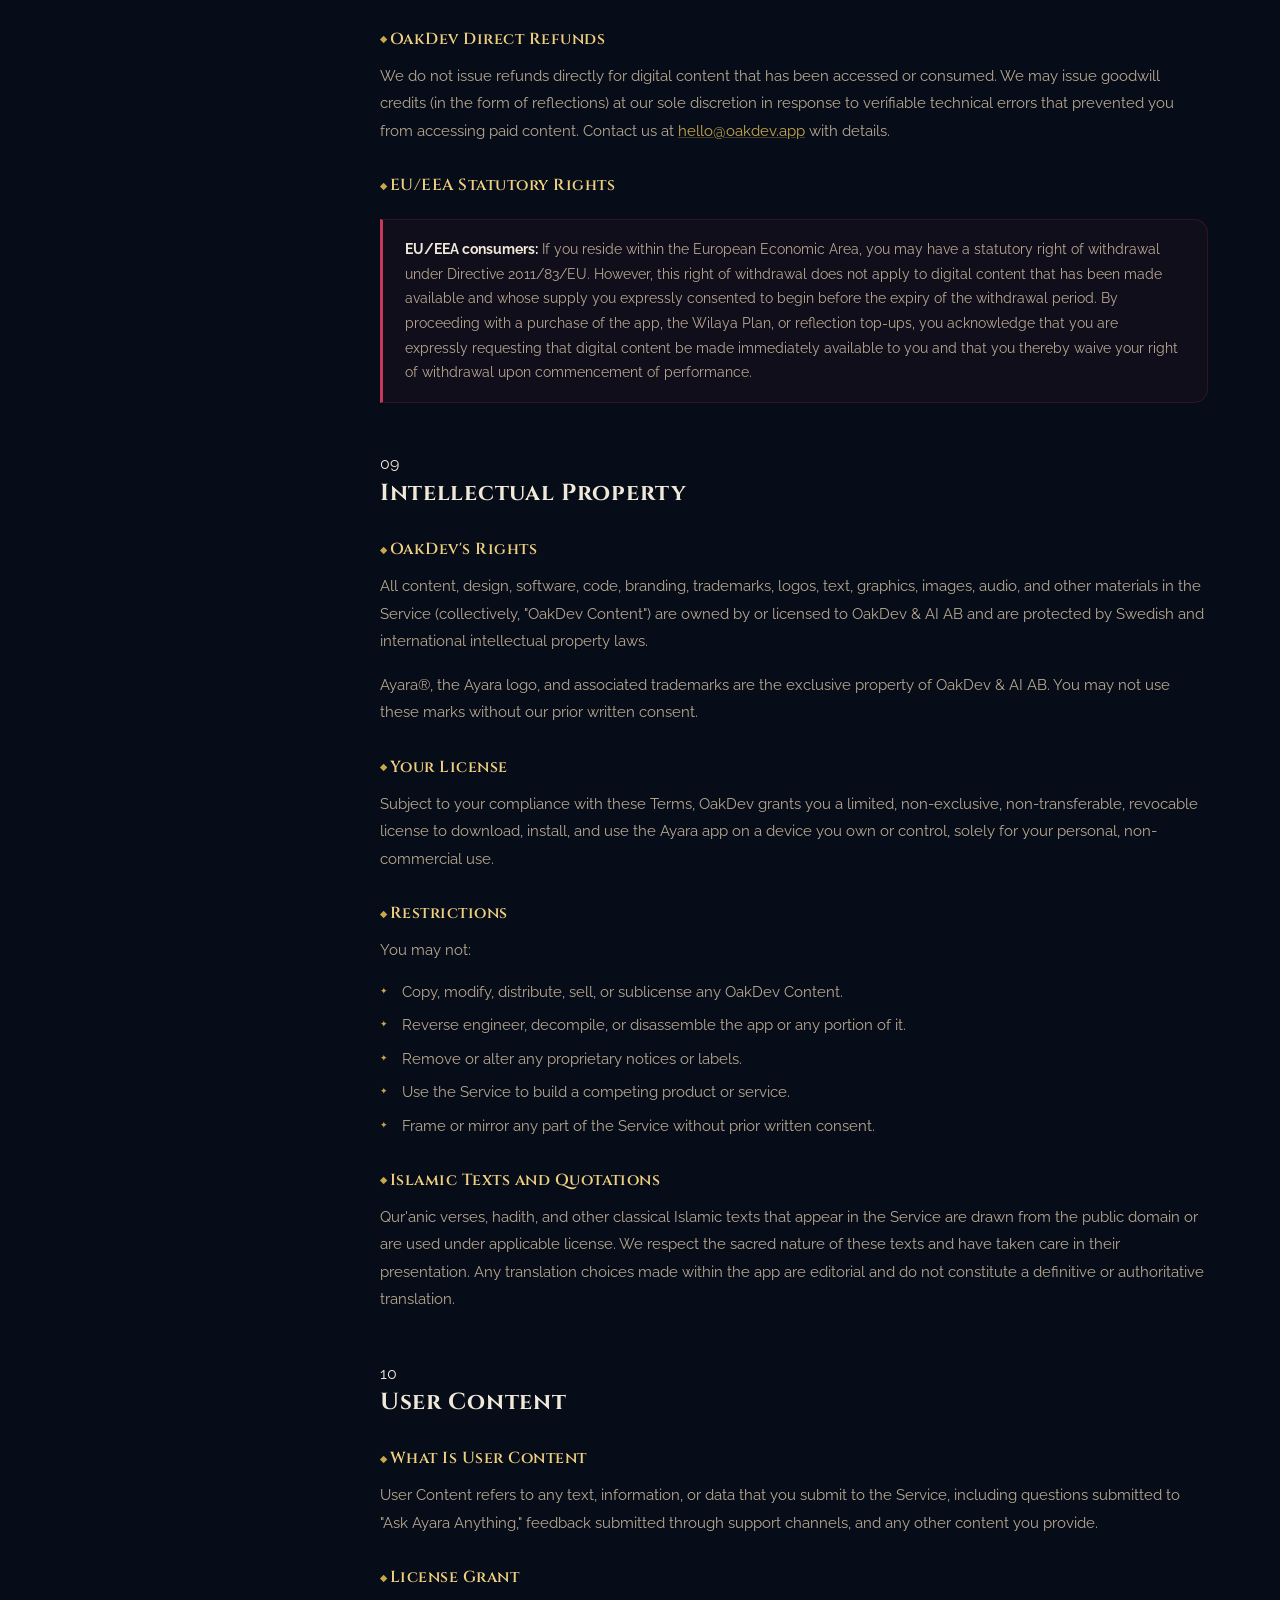
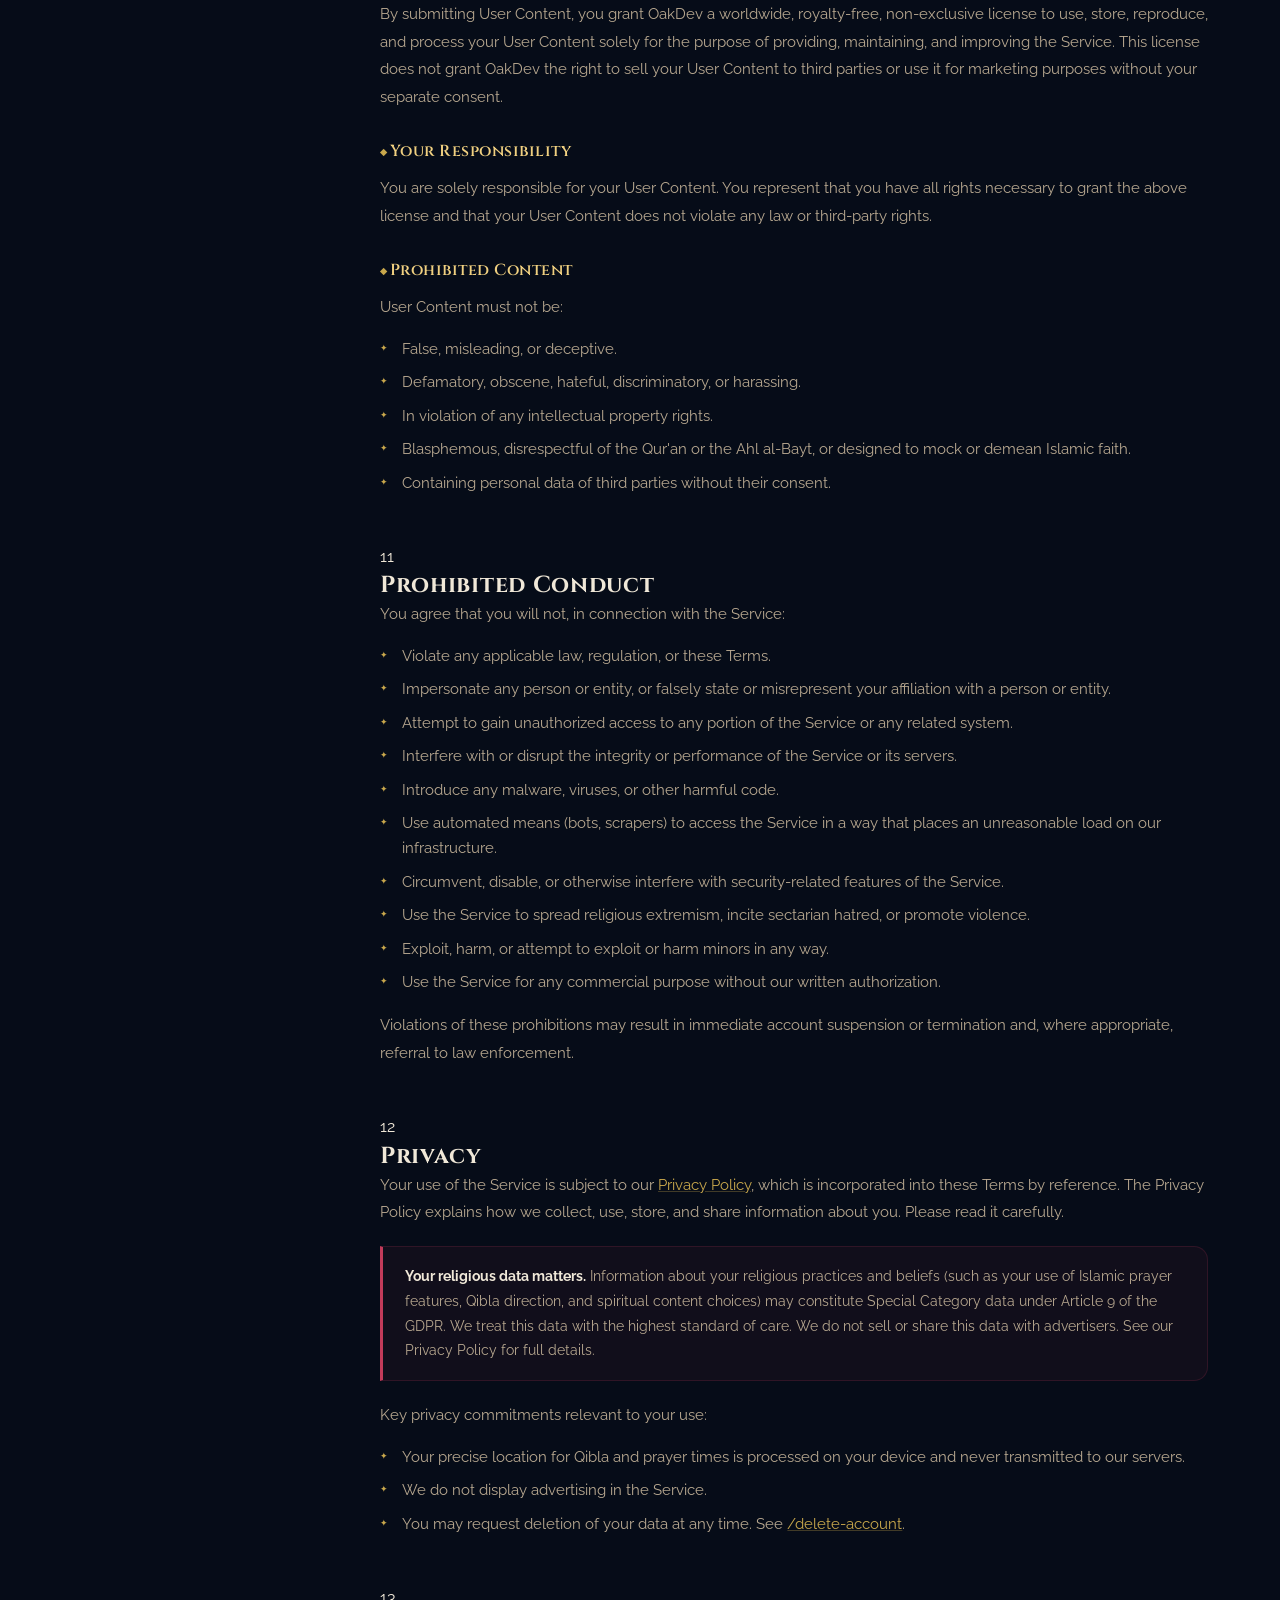
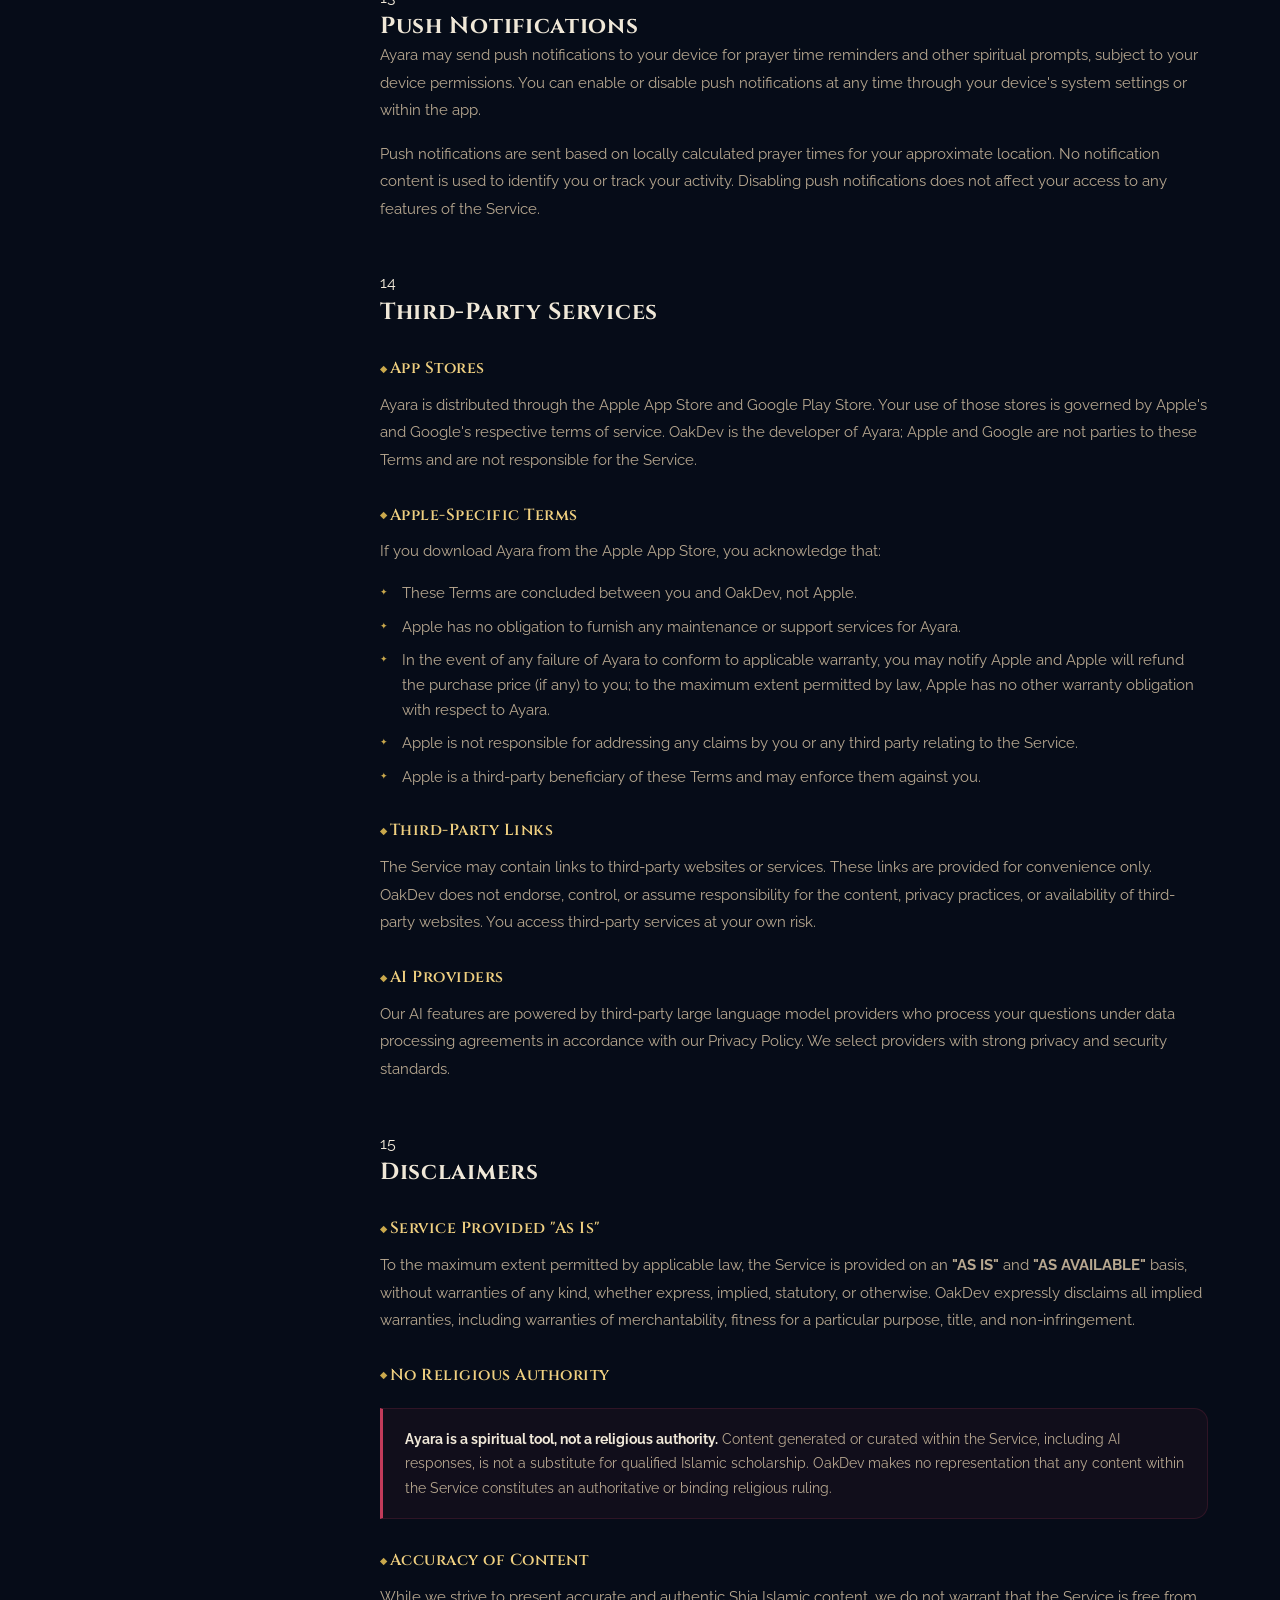
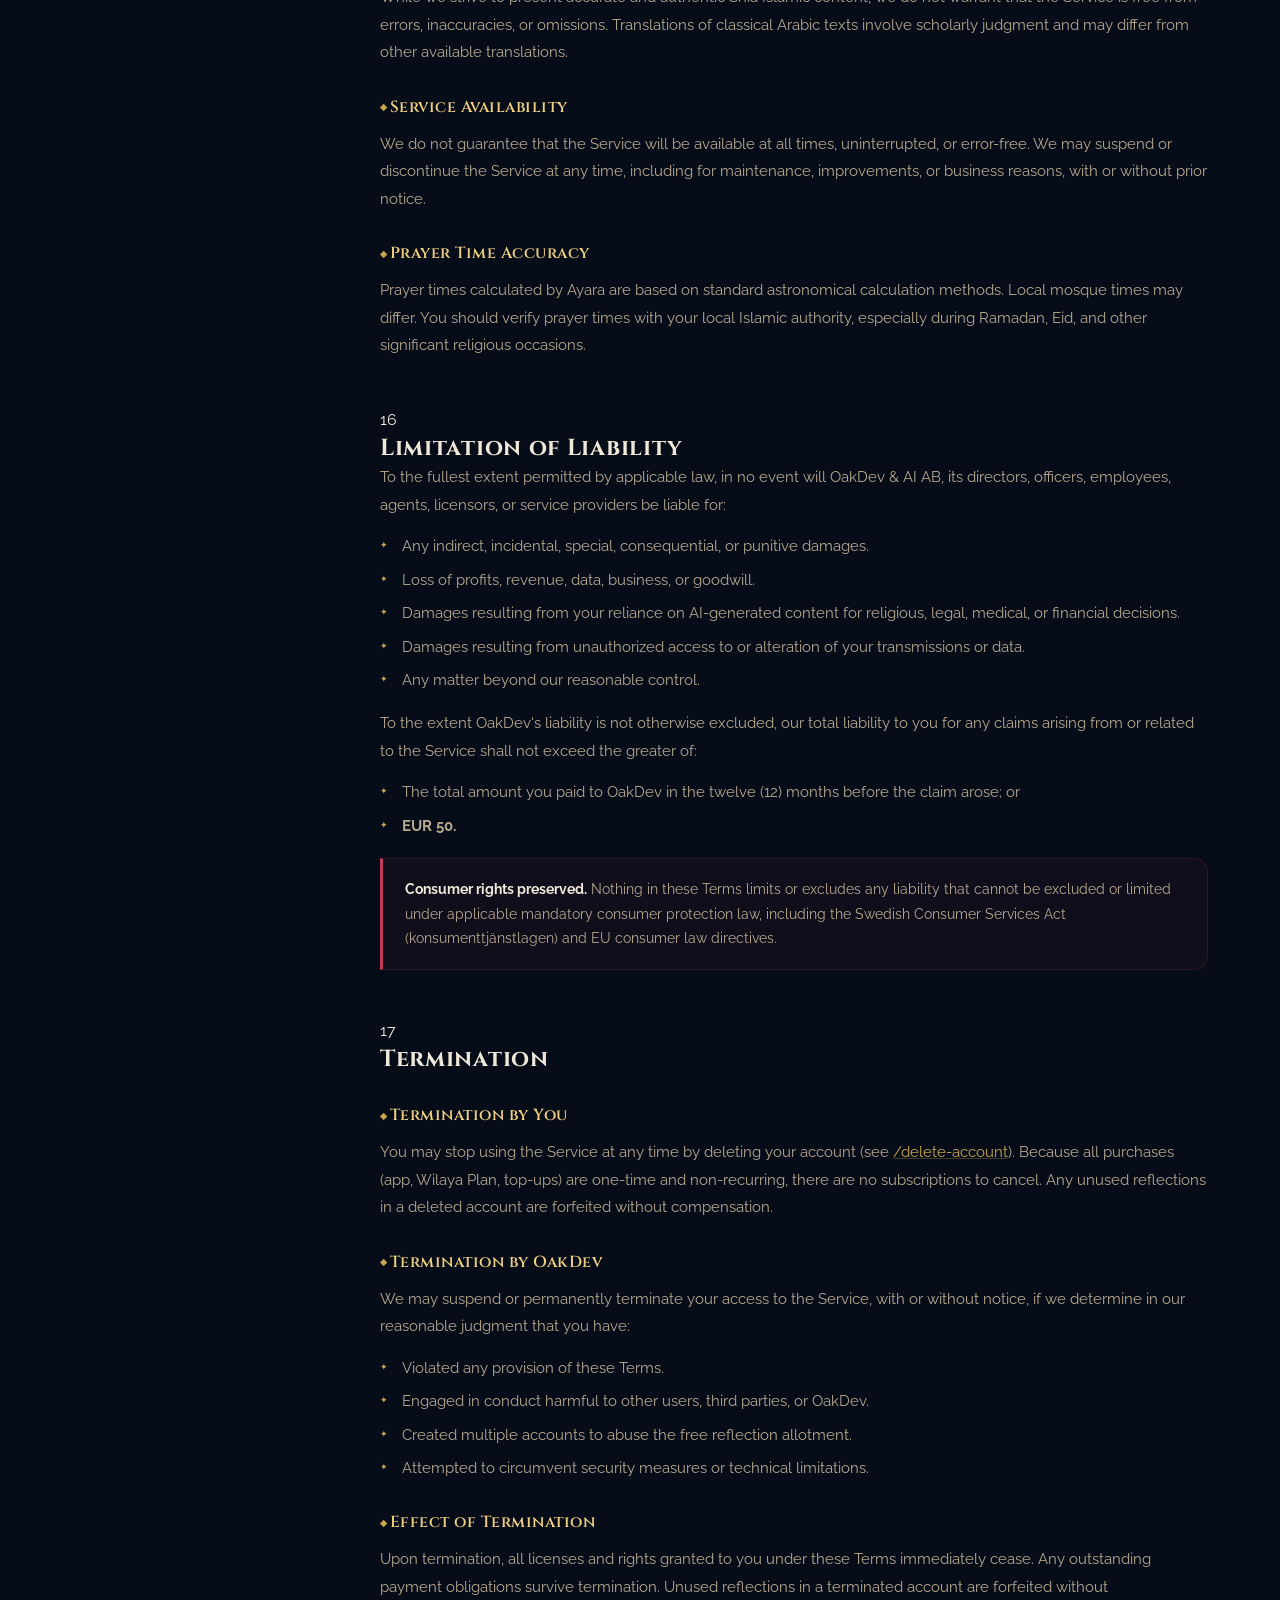
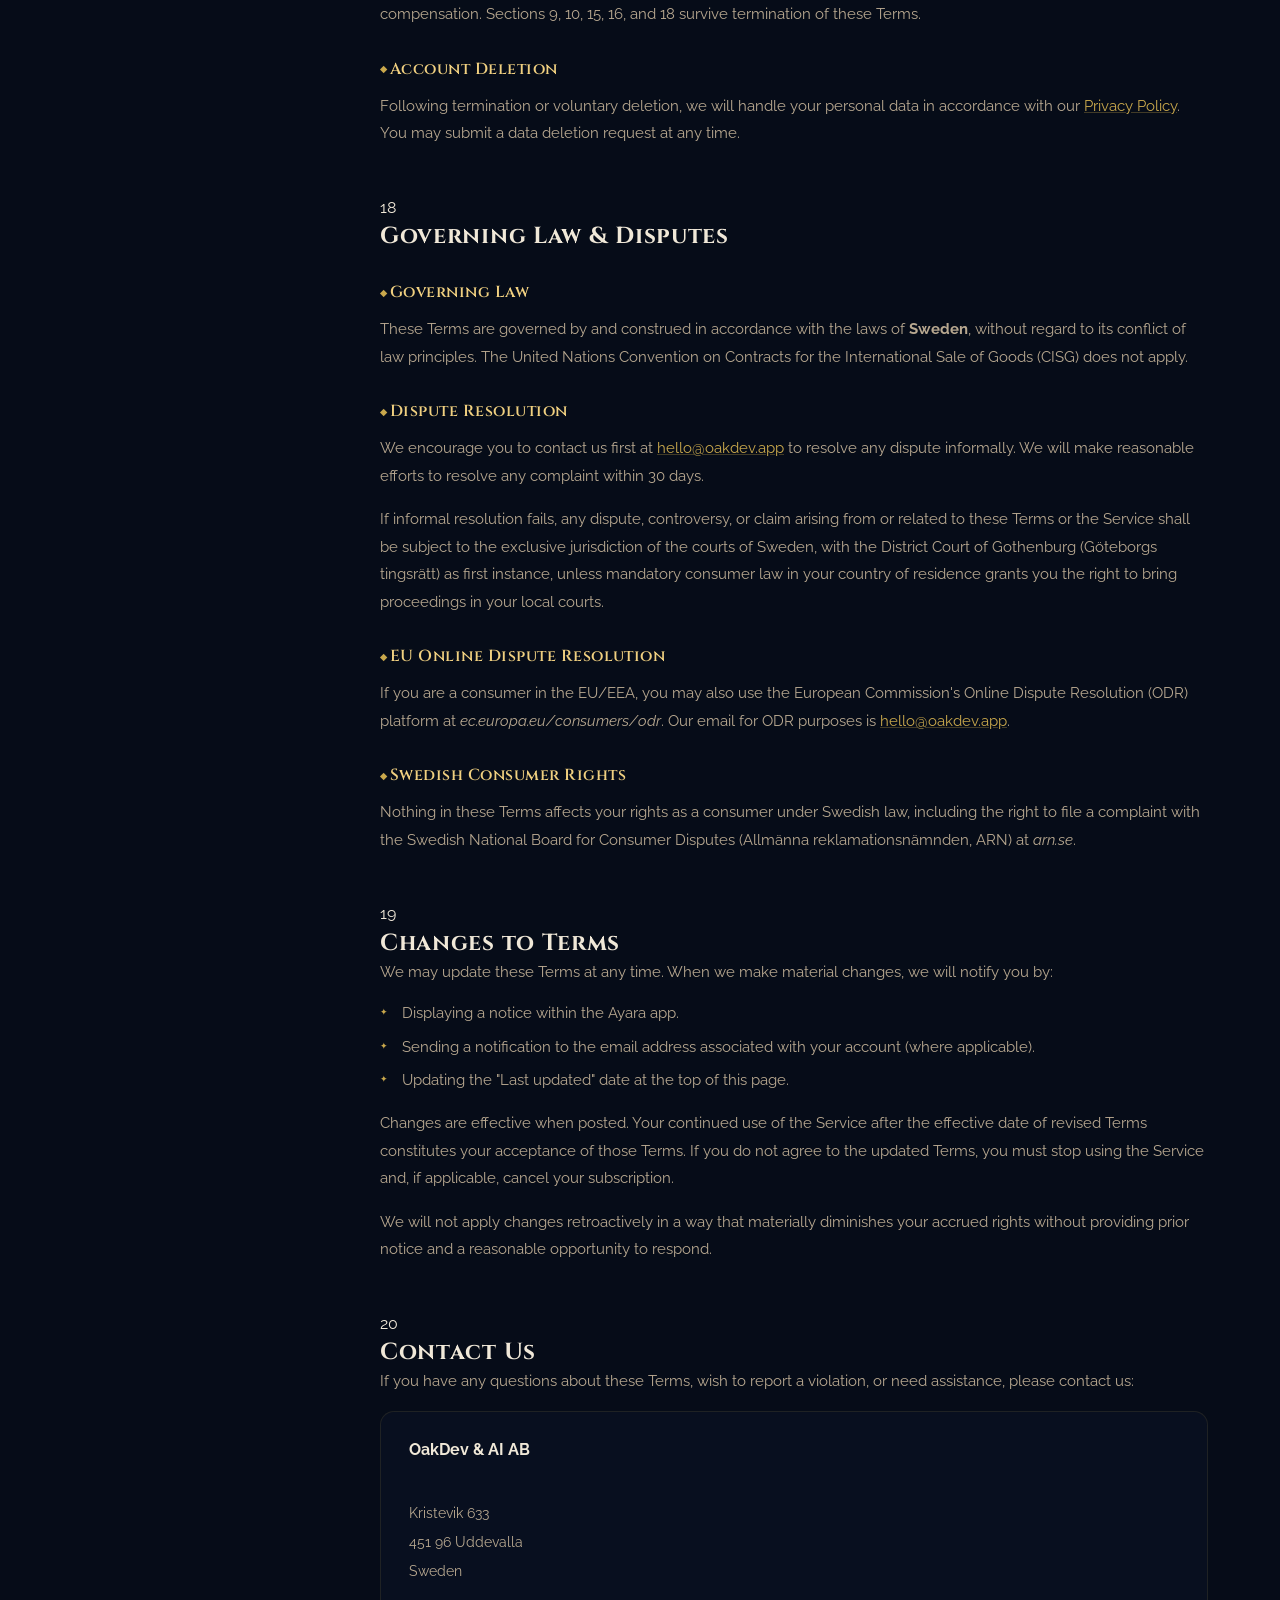
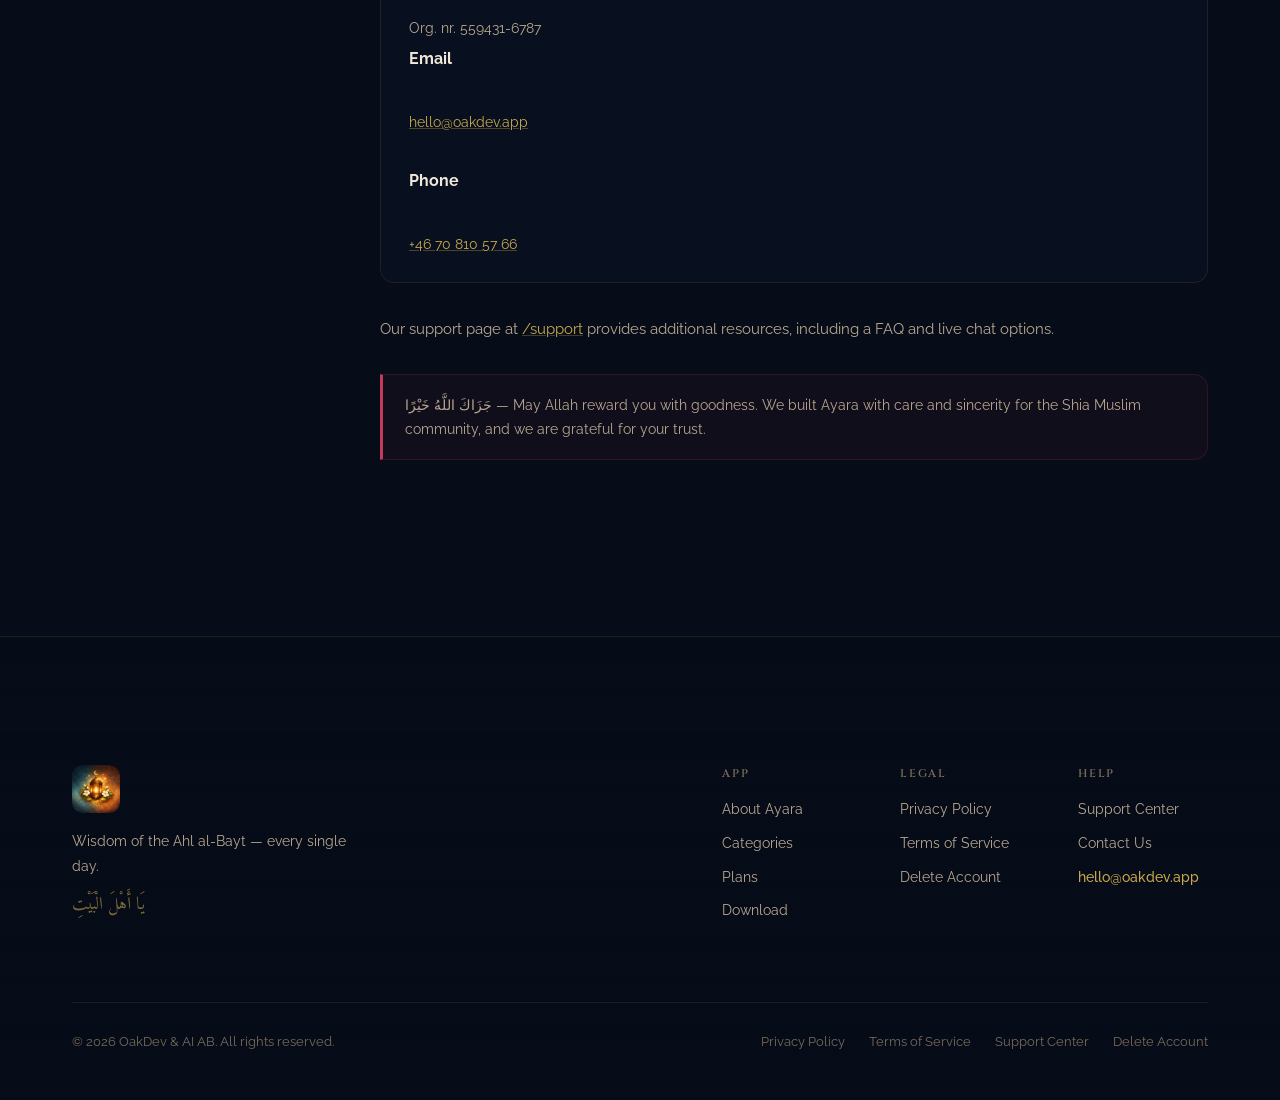
<file: terms/index.html>
<!DOCTYPE html>
<html lang="en" dir="ltr">
<head>
  <meta charset="UTF-8" />
  <meta name="viewport" content="width=device-width, initial-scale=1.0" />
  <title>Terms of Service — Ayara</title>
  <meta name="description" content="Terms of Service for the Ayara Shia Islamic guidance and reflection app by OakDev & AI AB." />
  <meta name="theme-color" content="#060c18" />
  <meta name="robots" content="index, follow" />

  <!-- Canonical -->
  <link rel="canonical" href="https://ayara.app/terms" />

  <!-- Open Graph -->
  <meta property="og:title"       content="Terms of Service — Ayara" />
  <meta property="og:description" content="Terms and conditions governing your use of the Ayara app and website by OakDev & AI AB." />
  <meta property="og:type"        content="website" />

  <!-- Favicon -->
  <link rel="icon" type="image/png" href="../assets/icon.png" />

  <!-- Fonts -->
  <link rel="preconnect" href="https://fonts.googleapis.com" />
  <link rel="preconnect" href="https://fonts.gstatic.com" crossorigin />
  <link href="https://fonts.googleapis.com/css2?family=Amiri:ital,wght@0,400;0,700;1,400&family=Cinzel:wght@400;600;700&family=Raleway:wght@300;400;500;600;700&display=swap" rel="stylesheet" />

  <link rel="stylesheet" href="../css/styles.css" />
  <link rel="stylesheet" href="../css/legal.css" />
</head>
<body>

  <!-- Star canvas -->
  <canvas class="star-canvas" id="starCanvas" aria-hidden="true"></canvas>

  <!-- ============================================================
       NAVIGATION
  ============================================================ -->
  <nav class="nav nav--scrolled" id="nav" role="navigation" aria-label="Main">
    <div class="nav__container">
      <a href="/" class="nav__logo" aria-label="Ayara — Home">
        <img src="../assets/icon.png" alt="Ayara" class="nav__logo-img" />
        <span class="nav__logo-name">Ayara</span>
      </a>
      <div class="nav__links" id="navLinks">
        <a href="/#about"      class="nav__link" data-i18n="nav.about">About</a>
        <a href="/#categories" class="nav__link" data-i18n="nav.categories">Categories</a>
        <a href="/#pricing"    class="nav__link" data-i18n="nav.plans">Plans</a>
        <a href="/support"     class="nav__link" data-i18n="nav.support">Support</a>
      </div>
      <div class="nav__right">
        <div class="nav__lang" id="langSwitcher">
          <button class="nav__lang-btn" id="langBtn" aria-haspopup="true" aria-expanded="false">
            <span class="lang-flag" id="langFlag">🇬🇧</span>
            <span class="lang-code" id="langCode">EN</span>
            <span class="lang-chevron" aria-hidden="true">▾</span>
          </button>
          <div class="nav__lang-dropdown" id="langDropdown" role="listbox" aria-label="Select language">
            <button class="nav__lang-option" data-lang="en" role="option"><span class="opt-flag">🇬🇧</span><span class="opt-name">English</span></button>
            <button class="nav__lang-option" data-lang="ar" role="option"><span class="opt-flag">🇸🇦</span><span class="opt-name">العربية</span></button>
            <button class="nav__lang-option" data-lang="fa" role="option"><span class="opt-flag">🇮🇷</span><span class="opt-name">فارسی</span></button>
            <button class="nav__lang-option" data-lang="ur" role="option"><span class="opt-flag">🇵🇰</span><span class="opt-name">اردو</span></button>
            <button class="nav__lang-option" data-lang="tr" role="option"><span class="opt-flag">🇹🇷</span><span class="opt-name">Türkçe</span></button>
            <button class="nav__lang-option" data-lang="id" role="option"><span class="opt-flag">🇮🇩</span><span class="opt-name">Indonesia</span></button>
            <button class="nav__lang-option" data-lang="fr" role="option"><span class="opt-flag">🇫🇷</span><span class="opt-name">Français</span></button>
            <button class="nav__lang-option" data-lang="az" role="option"><span class="opt-flag">🇦🇿</span><span class="opt-name">Azərbaycanca</span></button>
          </div>
        </div>
        <a href="/#download" class="btn btn--crimson nav__cta" data-i18n="nav.download">Download</a>
        <button class="nav__hamburger" id="hamburger" aria-label="Open menu" aria-expanded="false">
          <span></span><span></span><span></span>
        </button>
      </div>
    </div>
  </nav>

  <!-- ============================================================
       PAGE HERO
  ============================================================ -->
  <header class="page-hero" role="banner">
    <div class="page-hero__inner">
      <div class="page-hero__badge">Legal</div>
      <h1 class="page-hero__title">Terms of Service</h1>
      <p class="page-hero__subtitle">
        The agreement between you and OakDev &amp; AI AB governing your use of Ayara.
      </p>
      <div class="page-hero__meta">
        <span><strong>Effective date:</strong> 1 January 2026</span>
        <span class="page-hero__sep">·</span>
        <span><strong>Last updated:</strong> 10 March 2026</span>
      </div>
    </div>
  </header>

  <!-- ============================================================
       KEY POINTS SUMMARY
  ============================================================ -->
  <div class="container">
    <div class="key-points">
      <h2 class="key-points__title">What You Need to Know</h2>
      <ul class="key-points__list">
        <li><strong>Ayara is a paid app.</strong> You receive 150 reflections when you first download the app. Additional reflections are available through the Wilaya one-time purchase or top-ups.</li>
        <li><strong>Reflections are the in-app currency.</strong> Spend them to unlock wisdoms from 15 categories or to ask Ayara Anything. They are non-refundable once used.</li>
        <li><strong>AI-generated content is guidance, not religious authority.</strong> Always consult qualified scholars for binding religious rulings.</li>
        <li><strong>You must be 17 or older</strong> (or the minimum age in your country) to use Ayara.</li>
        <li><strong>Swedish law governs</strong> these Terms. Disputes are resolved in Swedish courts.</li>
        <li>These Terms form a binding legal agreement. By using Ayara, you accept them in full.</li>
      </ul>
    </div>
  </div>

  <!-- ============================================================
       MAIN LEGAL CONTENT
  ============================================================ -->
  <div class="container legal-wrap">

    <!-- Table of Contents -->
    <aside class="legal-toc" aria-label="Table of contents">
      <h2 class="legal-toc__title">Contents</h2>
      <nav>
        <ol class="legal-toc__list">
          <li><a href="#acceptance"      class="legal-toc__link">Acceptance of Terms</a></li>
          <li><a href="#about"           class="legal-toc__link">About Ayara</a></li>
          <li><a href="#eligibility"     class="legal-toc__link">Eligibility</a></li>
          <li><a href="#accounts"        class="legal-toc__link">Account Registration</a></li>
          <li><a href="#reflections"     class="legal-toc__link">Reflections System</a></li>
          <li><a href="#ai-features"     class="legal-toc__link">AI-Powered Features</a></li>
          <li><a href="#payments"        class="legal-toc__link">Purchases &amp; Payments</a></li>
          <li><a href="#refunds"         class="legal-toc__link">Refund Policy</a></li>
          <li><a href="#ip"              class="legal-toc__link">Intellectual Property</a></li>
          <li><a href="#user-content"    class="legal-toc__link">User Content</a></li>
          <li><a href="#prohibited"      class="legal-toc__link">Prohibited Conduct</a></li>
          <li><a href="#privacy"         class="legal-toc__link">Privacy</a></li>
          <li><a href="#notifications"   class="legal-toc__link">Push Notifications</a></li>
          <li><a href="#third-parties"   class="legal-toc__link">Third-Party Services</a></li>
          <li><a href="#disclaimers"     class="legal-toc__link">Disclaimers</a></li>
          <li><a href="#liability"       class="legal-toc__link">Limitation of Liability</a></li>
          <li><a href="#termination"     class="legal-toc__link">Termination</a></li>
          <li><a href="#governing-law"   class="legal-toc__link">Governing Law</a></li>
          <li><a href="#changes"         class="legal-toc__link">Changes to Terms</a></li>
          <li><a href="#contact"         class="legal-toc__link">Contact Us</a></li>
        </ol>
      </nav>
    </aside>

    <!-- Legal Sections -->
    <main class="legal-main" id="legalMain">

      <!-- 01 — Acceptance -->
      <section class="legal-section" id="acceptance">
        <div class="legal-section__badge">01</div>
        <h2 class="legal-section__title">Acceptance of Terms</h2>

        <p>These Terms of Service ("Terms") are a legally binding agreement between you ("you" or "User") and <strong>OakDev &amp; AI AB</strong>, a Swedish limited liability company (org. nr. 559431-6787), headquartered at Kristevik 633, 451 96 Uddevalla, Sweden ("OakDev", "we", "us", or "our").</p>

        <p>By downloading, installing, accessing, or using the <strong>Ayara</strong> mobile application or this website (collectively, the "Service"), you acknowledge that you have read, understood, and agree to be bound by these Terms and our <a href="/privacy">Privacy Policy</a>, which is incorporated herein by reference.</p>

        <div class="legal-highlight">
          <strong>If you do not agree to these Terms, do not download, install, or use Ayara.</strong> Your continued use of the Service after any updates to these Terms constitutes acceptance of the revised Terms.
        </div>

        <p>These Terms apply in addition to any terms and conditions imposed by the Apple App Store or Google Play Store through which you download the app. In the event of a conflict, the more restrictive provision applies.</p>
      </section>

      <!-- 02 — About -->
      <section class="legal-section" id="about">
        <div class="legal-section__badge">02</div>
        <h2 class="legal-section__title">About Ayara</h2>

        <p>Ayara is a Shia Islamic spiritual guidance and reflection application developed and operated by OakDev &amp; AI AB. The Service provides:</p>

        <ul>
          <li>Curated wisdoms and reflections drawn from the Qur'an, the Ahl al-Bayt (peace be upon them), Nahj al-Balagha, and classical Shia scholarship, organized across 15 thematic categories.</li>
          <li>An AI-assisted feature ("Ask Ayara Anything") that generates responses to your questions in the spirit of Shia Islamic tradition.</li>
          <li>Prayer time calculations based on your location, a monthly prayer calendar, and optional prayer notifications.</li>
          <li>A live Qibla compass and distance calculator.</li>
          <li>A digital dhikr counter.</li>
          <li>An in-app reflection system for accessing content.</li>
        </ul>

        <div class="legal-highlight" style="--highlight-color: var(--color-gold);">
          <strong>Spiritual guidance only.</strong> Ayara is designed as a tool for personal spiritual growth and reflection. It is not a substitute for qualified Islamic scholarship, religious authority, or fatwa (religious legal ruling). For binding religious guidance, please consult a recognized marj'a or qualified scholar.
        </div>
      </section>

      <!-- 03 — Eligibility -->
      <section class="legal-section" id="eligibility">
        <div class="legal-section__badge">03</div>
        <h2 class="legal-section__title">Eligibility</h2>

        <h3>Age Requirements</h3>
        <p>You must be at least <strong>17 years of age</strong> (the minimum age required by the Apple App Store) or the minimum age required by applicable law in your country to use Ayara. In some jurisdictions this may be 13, 16, or 18. By using the Service, you represent that you meet the applicable age requirement.</p>

        <p>If you are a parent or legal guardian who has permitted a minor to use the Service, you accept full responsibility for the minor's use of the Service and compliance with these Terms.</p>

        <h3>Geographic Availability</h3>
        <p>Ayara is available globally subject to applicable export control laws and regulations. We may restrict access to the Service from certain jurisdictions at any time. It is your responsibility to ensure that your use of the Service complies with local laws.</p>

        <h3>Capacity</h3>
        <p>By agreeing to these Terms, you represent that you have the legal capacity to enter into a binding contract. If you are using the Service on behalf of an organization, you represent that you have authority to bind that organization to these Terms.</p>
      </section>

      <!-- 04 — Accounts -->
      <section class="legal-section" id="accounts">
        <div class="legal-section__badge">04</div>
        <h2 class="legal-section__title">Account Registration</h2>

        <h3>Creating an Account</h3>
        <p>To access the full features of Ayara, you must create an account. You may register using an email address and password, or via a supported third-party sign-in provider (such as Apple Sign In or Google Sign In). By using a third-party sign-in, you authorize us to receive certain profile information from that provider as described in our Privacy Policy.</p>

        <h3>Account Accuracy</h3>
        <p>You agree to provide accurate, current, and complete information at registration and to keep your account information updated. You are responsible for maintaining the confidentiality of your account credentials and for all activities that occur under your account.</p>

        <h3>Account Security</h3>
        <p>You must notify us immediately at <a href="mailto:hello@oakdev.app">hello@oakdev.app</a> of any unauthorized access to or use of your account. We are not liable for any loss arising from unauthorized use of your account that occurs before you notify us, provided we have not been negligent.</p>

        <h3>One Account per Person</h3>
        <p>You may hold only one active Ayara account. Creating multiple accounts to exploit free reflections or bypass restrictions is prohibited and may result in termination of all associated accounts.</p>

        <h3>Account Deletion</h3>
        <p>You may delete your account at any time by following the instructions at <a href="/delete-account">/delete-account</a> or by contacting us at <a href="mailto:hello@oakdev.app">hello@oakdev.app</a>. Deletion is handled in accordance with our Privacy Policy.</p>
      </section>

      <!-- 05 — Reflections -->
      <section class="legal-section" id="reflections">
        <div class="legal-section__badge">05</div>
        <h2 class="legal-section__title">Reflections System</h2>

        <h3>What Are Reflections?</h3>
        <p>Reflections are Ayara's in-app token system. They are the means by which you access wisdom content and AI-powered features within the app. Reflections have no monetary value, cannot be transferred between accounts, are not redeemable for cash, and do not constitute a financial instrument or cryptocurrency.</p>

        <h3>Initial Reflections</h3>
        <p>Upon downloading the app and completing account registration, you receive <strong>150 reflections</strong> at no charge. These initial reflections are provided as a welcome gift and are governed by these Terms.</p>

        <h3>Spending Reflections</h3>
        <p>Reflections are spent when you:</p>
        <ul>
          <li>Unlock a wisdom or reflection from any of the 15 available categories.</li>
          <li>Submit a question through the "Ask Ayara Anything" feature (one reflection per question).</li>
        </ul>
        <p>Once a reflection is spent, it is consumed and cannot be recovered. There are no refunds for spent reflections.</p>

        <h3>Acquiring Additional Reflections</h3>
        <p>Additional reflections can be acquired through:</p>
        <ul>
          <li><strong>Wilaya Plan:</strong> A one-time in-app purchase that permanently unlocks premium features and adds 300 reflections to your account.</li>
          <li><strong>Top-Ups:</strong> One-time in-app purchases of additional reflection bundles, available at any time.</li>
        </ul>
        <p>Purchased reflections are subject to the payment terms in Section 7.</p>

        <div class="legal-highlight">
          <strong>Reflections are not currency.</strong> Any reflections granted by OakDev (whether initial, promotional, or bonus reflections) are provided under license and may be modified or revoked in accordance with these Terms. Reflections do not vest or accumulate legal entitlement.
        </div>

        <h3>Expiration</h3>
        <p>Reflections from the Wilaya purchase and top-ups do not expire while your account remains active.</p>
      </section>

      <!-- 06 — AI Features -->
      <section class="legal-section" id="ai-features">
        <div class="legal-section__badge">06</div>
        <h2 class="legal-section__title">AI-Powered Features</h2>

        <h3>Ask Ayara Anything</h3>
        <p>"Ask Ayara Anything" allows you to submit free-form questions and receive AI-generated responses informed by Shia Islamic tradition, classical scholarship, and the teachings of the Ahl al-Bayt (peace be upon them). Each question costs one reflection.</p>

        <h3>Nature of AI Responses</h3>
        <div class="legal-highlight" style="--highlight-color: var(--color-gold);">
          <strong>AI-generated responses are not fatwas.</strong> They represent a synthesis of publicly available Islamic scholarship and should be treated as informational starting points for reflection — not as binding religious rulings. Always verify important religious questions with a qualified scholar or marj'a.
        </div>

        <p>AI responses may occasionally be incomplete, inaccurate, or inconsistent. We continuously improve the system, but we make no warranty that responses are free from error. You agree to use AI responses with appropriate discernment and independent judgment.</p>

        <h3>Prohibited Questions</h3>
        <p>You may not use "Ask Ayara Anything" to:</p>
        <ul>
          <li>Request content that is defamatory, hateful, or inciting to violence.</li>
          <li>Solicit content that attacks, demeans, or misrepresents any Islamic tradition, community, or scholar.</li>
          <li>Attempt to extract harmful technical information.</li>
          <li>Deliberately probe or exploit the AI system in a way designed to produce outputs that violate these Terms.</li>
        </ul>

        <h3>Content Ownership</h3>
        <p>AI-generated responses are provided for your personal spiritual use. You may share brief excerpts for personal religious discussion but may not commercialize, republish, or represent AI-generated content as your own original work or as official religious guidance.</p>

        <h3>Data Processing</h3>
        <p>Questions submitted to "Ask Ayara Anything" are processed by our AI provider(s) as described in our <a href="/privacy">Privacy Policy</a>. Do not include personal information, such as names, addresses, or financial details, in your questions.</p>
      </section>

      <!-- 07 — Payments -->
      <section class="legal-section" id="payments">
        <div class="legal-section__badge">07</div>
        <h2 class="legal-section__title">Purchases &amp; Payments</h2>

        <h3>App Purchase</h3>
        <p>Ayara is a paid app. You purchase the app once through the Apple App Store or Google Play Store. Your purchase includes 150 reflections and access to the Standard feature set. There are no recurring charges or automatic renewals associated with the app purchase itself.</p>

        <h3>Wilaya Plan</h3>
        <p>The Wilaya Plan is a one-time in-app purchase that permanently unlocks the full Ayara experience — including the live Qibla compass, daily prayer times, prayer notifications, monthly prayer calendar, and 300 additional reflections. Purchase details and pricing are displayed clearly in the app before you confirm. This is a single charge; it does not renew automatically.</p>

        <h3>Reflection Top-Ups</h3>
        <p>Once your reflections run low, you may purchase additional reflection bundles (top-ups) as one-time in-app purchases at any time. Top-up details and pricing are displayed in the app before purchase. Each top-up is a single, non-recurring charge.</p>

        <h3>Processing</h3>
        <p>All purchases — the app, the Wilaya Plan, and top-ups — are processed through your Apple App Store or Google Play Store account. OakDev does not receive or store your payment card details; billing is handled entirely by Apple or Google.</p>

        <h3>Taxes</h3>
        <p>Prices may or may not include applicable taxes (such as VAT). The App Store or Play Store will display the final price inclusive of any applicable taxes based on your billing address before you confirm a purchase.</p>
      </section>

      <!-- 08 — Refunds -->
      <section class="legal-section" id="refunds">
        <div class="legal-section__badge">08</div>
        <h2 class="legal-section__title">Refund Policy</h2>

        <h3>App Store and Play Store Purchases</h3>
        <p>All purchases — including the app, the Wilaya Plan, and reflection top-ups — are processed by Apple or Google through their respective stores. <strong>Refund requests must be submitted directly to the App Store or Play Store</strong> in accordance with their refund policies:</p>
        <ul>
          <li><strong>Apple:</strong> Visit <em>reportaproblem.apple.com</em> or go to Settings → [Your Name] → Purchase History in your Apple device.</li>
          <li><strong>Google:</strong> Visit the Google Play Store → Profile → Payments &amp; Subscriptions → Order History.</li>
        </ul>

        <h3>OakDev Direct Refunds</h3>
        <p>We do not issue refunds directly for digital content that has been accessed or consumed. We may issue goodwill credits (in the form of reflections) at our sole discretion in response to verifiable technical errors that prevented you from accessing paid content. Contact us at <a href="mailto:hello@oakdev.app">hello@oakdev.app</a> with details.</p>

        <h3>EU/EEA Statutory Rights</h3>
        <div class="legal-highlight" style="--highlight-color: var(--color-green-bright);">
          <strong>EU/EEA consumers:</strong> If you reside within the European Economic Area, you may have a statutory right of withdrawal under Directive 2011/83/EU. However, this right of withdrawal does not apply to digital content that has been made available and whose supply you expressly consented to begin before the expiry of the withdrawal period. By proceeding with a purchase of the app, the Wilaya Plan, or reflection top-ups, you acknowledge that you are expressly requesting that digital content be made immediately available to you and that you thereby waive your right of withdrawal upon commencement of performance.
        </div>
      </section>

      <!-- 09 — IP -->
      <section class="legal-section" id="ip">
        <div class="legal-section__badge">09</div>
        <h2 class="legal-section__title">Intellectual Property</h2>

        <h3>OakDev's Rights</h3>
        <p>All content, design, software, code, branding, trademarks, logos, text, graphics, images, audio, and other materials in the Service (collectively, "OakDev Content") are owned by or licensed to OakDev &amp; AI AB and are protected by Swedish and international intellectual property laws.</p>

        <p>Ayara®, the Ayara logo, and associated trademarks are the exclusive property of OakDev &amp; AI AB. You may not use these marks without our prior written consent.</p>

        <h3>Your License</h3>
        <p>Subject to your compliance with these Terms, OakDev grants you a limited, non-exclusive, non-transferable, revocable license to download, install, and use the Ayara app on a device you own or control, solely for your personal, non-commercial use.</p>

        <h3>Restrictions</h3>
        <p>You may not:</p>
        <ul>
          <li>Copy, modify, distribute, sell, or sublicense any OakDev Content.</li>
          <li>Reverse engineer, decompile, or disassemble the app or any portion of it.</li>
          <li>Remove or alter any proprietary notices or labels.</li>
          <li>Use the Service to build a competing product or service.</li>
          <li>Frame or mirror any part of the Service without prior written consent.</li>
        </ul>

        <h3>Islamic Texts and Quotations</h3>
        <p>Qur'anic verses, hadith, and other classical Islamic texts that appear in the Service are drawn from the public domain or are used under applicable license. We respect the sacred nature of these texts and have taken care in their presentation. Any translation choices made within the app are editorial and do not constitute a definitive or authoritative translation.</p>
      </section>

      <!-- 10 — User Content -->
      <section class="legal-section" id="user-content">
        <div class="legal-section__badge">10</div>
        <h2 class="legal-section__title">User Content</h2>

        <h3>What Is User Content</h3>
        <p>User Content refers to any text, information, or data that you submit to the Service, including questions submitted to "Ask Ayara Anything," feedback submitted through support channels, and any other content you provide.</p>

        <h3>License Grant</h3>
        <p>By submitting User Content, you grant OakDev a worldwide, royalty-free, non-exclusive license to use, store, reproduce, and process your User Content solely for the purpose of providing, maintaining, and improving the Service. This license does not grant OakDev the right to sell your User Content to third parties or use it for marketing purposes without your separate consent.</p>

        <h3>Your Responsibility</h3>
        <p>You are solely responsible for your User Content. You represent that you have all rights necessary to grant the above license and that your User Content does not violate any law or third-party rights.</p>

        <h3>Prohibited Content</h3>
        <p>User Content must not be:</p>
        <ul>
          <li>False, misleading, or deceptive.</li>
          <li>Defamatory, obscene, hateful, discriminatory, or harassing.</li>
          <li>In violation of any intellectual property rights.</li>
          <li>Blasphemous, disrespectful of the Qur'an or the Ahl al-Bayt, or designed to mock or demean Islamic faith.</li>
          <li>Containing personal data of third parties without their consent.</li>
        </ul>
      </section>

      <!-- 11 — Prohibited Conduct -->
      <section class="legal-section" id="prohibited">
        <div class="legal-section__badge">11</div>
        <h2 class="legal-section__title">Prohibited Conduct</h2>

        <p>You agree that you will not, in connection with the Service:</p>
        <ul>
          <li>Violate any applicable law, regulation, or these Terms.</li>
          <li>Impersonate any person or entity, or falsely state or misrepresent your affiliation with a person or entity.</li>
          <li>Attempt to gain unauthorized access to any portion of the Service or any related system.</li>
          <li>Interfere with or disrupt the integrity or performance of the Service or its servers.</li>
          <li>Introduce any malware, viruses, or other harmful code.</li>
          <li>Use automated means (bots, scrapers) to access the Service in a way that places an unreasonable load on our infrastructure.</li>
          <li>Circumvent, disable, or otherwise interfere with security-related features of the Service.</li>
          <li>Use the Service to spread religious extremism, incite sectarian hatred, or promote violence.</li>
          <li>Exploit, harm, or attempt to exploit or harm minors in any way.</li>
          <li>Use the Service for any commercial purpose without our written authorization.</li>
        </ul>

        <p>Violations of these prohibitions may result in immediate account suspension or termination and, where appropriate, referral to law enforcement.</p>
      </section>

      <!-- 12 — Privacy -->
      <section class="legal-section" id="privacy">
        <div class="legal-section__badge">12</div>
        <h2 class="legal-section__title">Privacy</h2>

        <p>Your use of the Service is subject to our <a href="/privacy">Privacy Policy</a>, which is incorporated into these Terms by reference. The Privacy Policy explains how we collect, use, store, and share information about you. Please read it carefully.</p>

        <div class="legal-highlight" style="--highlight-color: var(--color-gold);">
          <strong>Your religious data matters.</strong> Information about your religious practices and beliefs (such as your use of Islamic prayer features, Qibla direction, and spiritual content choices) may constitute Special Category data under Article 9 of the GDPR. We treat this data with the highest standard of care. We do not sell or share this data with advertisers. See our Privacy Policy for full details.
        </div>

        <p>Key privacy commitments relevant to your use:</p>
        <ul>
          <li>Your precise location for Qibla and prayer times is processed on your device and never transmitted to our servers.</li>
          <li>We do not display advertising in the Service.</li>
          <li>You may request deletion of your data at any time. See <a href="/delete-account">/delete-account</a>.</li>
        </ul>
      </section>

      <!-- 13 — Push Notifications -->
      <section class="legal-section" id="notifications">
        <div class="legal-section__badge">13</div>
        <h2 class="legal-section__title">Push Notifications</h2>

        <p>Ayara may send push notifications to your device for prayer time reminders and other spiritual prompts, subject to your device permissions. You can enable or disable push notifications at any time through your device's system settings or within the app.</p>

        <p>Push notifications are sent based on locally calculated prayer times for your approximate location. No notification content is used to identify you or track your activity. Disabling push notifications does not affect your access to any features of the Service.</p>
      </section>

      <!-- 14 — Third Parties -->
      <section class="legal-section" id="third-parties">
        <div class="legal-section__badge">14</div>
        <h2 class="legal-section__title">Third-Party Services</h2>

        <h3>App Stores</h3>
        <p>Ayara is distributed through the Apple App Store and Google Play Store. Your use of those stores is governed by Apple's and Google's respective terms of service. OakDev is the developer of Ayara; Apple and Google are not parties to these Terms and are not responsible for the Service.</p>

        <h3>Apple-Specific Terms</h3>
        <p>If you download Ayara from the Apple App Store, you acknowledge that:</p>
        <ul>
          <li>These Terms are concluded between you and OakDev, not Apple.</li>
          <li>Apple has no obligation to furnish any maintenance or support services for Ayara.</li>
          <li>In the event of any failure of Ayara to conform to applicable warranty, you may notify Apple and Apple will refund the purchase price (if any) to you; to the maximum extent permitted by law, Apple has no other warranty obligation with respect to Ayara.</li>
          <li>Apple is not responsible for addressing any claims by you or any third party relating to the Service.</li>
          <li>Apple is a third-party beneficiary of these Terms and may enforce them against you.</li>
        </ul>

        <h3>Third-Party Links</h3>
        <p>The Service may contain links to third-party websites or services. These links are provided for convenience only. OakDev does not endorse, control, or assume responsibility for the content, privacy practices, or availability of third-party websites. You access third-party services at your own risk.</p>

        <h3>AI Providers</h3>
        <p>Our AI features are powered by third-party large language model providers who process your questions under data processing agreements in accordance with our Privacy Policy. We select providers with strong privacy and security standards.</p>
      </section>

      <!-- 15 — Disclaimers -->
      <section class="legal-section" id="disclaimers">
        <div class="legal-section__badge">15</div>
        <h2 class="legal-section__title">Disclaimers</h2>

        <h3>Service Provided "As Is"</h3>
        <p>To the maximum extent permitted by applicable law, the Service is provided on an <strong>"AS IS"</strong> and <strong>"AS AVAILABLE"</strong> basis, without warranties of any kind, whether express, implied, statutory, or otherwise. OakDev expressly disclaims all implied warranties, including warranties of merchantability, fitness for a particular purpose, title, and non-infringement.</p>

        <h3>No Religious Authority</h3>
        <div class="legal-highlight">
          <strong>Ayara is a spiritual tool, not a religious authority.</strong> Content generated or curated within the Service, including AI responses, is not a substitute for qualified Islamic scholarship. OakDev makes no representation that any content within the Service constitutes an authoritative or binding religious ruling.
        </div>

        <h3>Accuracy of Content</h3>
        <p>While we strive to present accurate and authentic Shia Islamic content, we do not warrant that the Service is free from errors, inaccuracies, or omissions. Translations of classical Arabic texts involve scholarly judgment and may differ from other available translations.</p>

        <h3>Service Availability</h3>
        <p>We do not guarantee that the Service will be available at all times, uninterrupted, or error-free. We may suspend or discontinue the Service at any time, including for maintenance, improvements, or business reasons, with or without prior notice.</p>

        <h3>Prayer Time Accuracy</h3>
        <p>Prayer times calculated by Ayara are based on standard astronomical calculation methods. Local mosque times may differ. You should verify prayer times with your local Islamic authority, especially during Ramadan, Eid, and other significant religious occasions.</p>
      </section>

      <!-- 16 — Liability -->
      <section class="legal-section" id="liability">
        <div class="legal-section__badge">16</div>
        <h2 class="legal-section__title">Limitation of Liability</h2>

        <p>To the fullest extent permitted by applicable law, in no event will OakDev &amp; AI AB, its directors, officers, employees, agents, licensors, or service providers be liable for:</p>
        <ul>
          <li>Any indirect, incidental, special, consequential, or punitive damages.</li>
          <li>Loss of profits, revenue, data, business, or goodwill.</li>
          <li>Damages resulting from your reliance on AI-generated content for religious, legal, medical, or financial decisions.</li>
          <li>Damages resulting from unauthorized access to or alteration of your transmissions or data.</li>
          <li>Any matter beyond our reasonable control.</li>
        </ul>

        <p>To the extent OakDev's liability is not otherwise excluded, our total liability to you for any claims arising from or related to the Service shall not exceed the greater of:</p>
        <ul>
          <li>The total amount you paid to OakDev in the twelve (12) months before the claim arose; or</li>
          <li><strong>EUR 50.</strong></li>
        </ul>

        <div class="legal-highlight" style="--highlight-color: var(--color-green-bright);">
          <strong>Consumer rights preserved.</strong> Nothing in these Terms limits or excludes any liability that cannot be excluded or limited under applicable mandatory consumer protection law, including the Swedish Consumer Services Act (konsumenttjänstlagen) and EU consumer law directives.
        </div>
      </section>

      <!-- 17 — Termination -->
      <section class="legal-section" id="termination">
        <div class="legal-section__badge">17</div>
        <h2 class="legal-section__title">Termination</h2>

        <h3>Termination by You</h3>
        <p>You may stop using the Service at any time by deleting your account (see <a href="/delete-account">/delete-account</a>). Because all purchases (app, Wilaya Plan, top-ups) are one-time and non-recurring, there are no subscriptions to cancel. Any unused reflections in a deleted account are forfeited without compensation.</p>

        <h3>Termination by OakDev</h3>
        <p>We may suspend or permanently terminate your access to the Service, with or without notice, if we determine in our reasonable judgment that you have:</p>
        <ul>
          <li>Violated any provision of these Terms.</li>
          <li>Engaged in conduct harmful to other users, third parties, or OakDev.</li>
          <li>Created multiple accounts to abuse the free reflection allotment.</li>
          <li>Attempted to circumvent security measures or technical limitations.</li>
        </ul>

        <h3>Effect of Termination</h3>
        <p>Upon termination, all licenses and rights granted to you under these Terms immediately cease. Any outstanding payment obligations survive termination. Unused reflections in a terminated account are forfeited without compensation. Sections 9, 10, 15, 16, and 18 survive termination of these Terms.</p>

        <h3>Account Deletion</h3>
        <p>Following termination or voluntary deletion, we will handle your personal data in accordance with our <a href="/privacy">Privacy Policy</a>. You may submit a data deletion request at any time.</p>
      </section>

      <!-- 18 — Governing Law -->
      <section class="legal-section" id="governing-law">
        <div class="legal-section__badge">18</div>
        <h2 class="legal-section__title">Governing Law &amp; Disputes</h2>

        <h3>Governing Law</h3>
        <p>These Terms are governed by and construed in accordance with the laws of <strong>Sweden</strong>, without regard to its conflict of law principles. The United Nations Convention on Contracts for the International Sale of Goods (CISG) does not apply.</p>

        <h3>Dispute Resolution</h3>
        <p>We encourage you to contact us first at <a href="mailto:hello@oakdev.app">hello@oakdev.app</a> to resolve any dispute informally. We will make reasonable efforts to resolve any complaint within 30 days.</p>

        <p>If informal resolution fails, any dispute, controversy, or claim arising from or related to these Terms or the Service shall be subject to the exclusive jurisdiction of the courts of Sweden, with the District Court of Gothenburg (Göteborgs tingsrätt) as first instance, unless mandatory consumer law in your country of residence grants you the right to bring proceedings in your local courts.</p>

        <h3>EU Online Dispute Resolution</h3>
        <p>If you are a consumer in the EU/EEA, you may also use the European Commission's Online Dispute Resolution (ODR) platform at <em>ec.europa.eu/consumers/odr</em>. Our email for ODR purposes is <a href="mailto:hello@oakdev.app">hello@oakdev.app</a>.</p>

        <h3>Swedish Consumer Rights</h3>
        <p>Nothing in these Terms affects your rights as a consumer under Swedish law, including the right to file a complaint with the Swedish National Board for Consumer Disputes (Allmänna reklamationsnämnden, ARN) at <em>arn.se</em>.</p>
      </section>

      <!-- 19 — Changes -->
      <section class="legal-section" id="changes">
        <div class="legal-section__badge">19</div>
        <h2 class="legal-section__title">Changes to Terms</h2>

        <p>We may update these Terms at any time. When we make material changes, we will notify you by:</p>
        <ul>
          <li>Displaying a notice within the Ayara app.</li>
          <li>Sending a notification to the email address associated with your account (where applicable).</li>
          <li>Updating the "Last updated" date at the top of this page.</li>
        </ul>

        <p>Changes are effective when posted. Your continued use of the Service after the effective date of revised Terms constitutes your acceptance of those Terms. If you do not agree to the updated Terms, you must stop using the Service and, if applicable, cancel your subscription.</p>

        <p>We will not apply changes retroactively in a way that materially diminishes your accrued rights without providing prior notice and a reasonable opportunity to respond.</p>
      </section>

      <!-- 20 — Contact -->
      <section class="legal-section" id="contact">
        <div class="legal-section__badge">20</div>
        <h2 class="legal-section__title">Contact Us</h2>

        <p>If you have any questions about these Terms, wish to report a violation, or need assistance, please contact us:</p>

        <address class="legal-address">
          <div class="legal-address__block">
            <strong>OakDev &amp; AI AB</strong><br />
            Kristevik 633<br />
            451 96 Uddevalla<br />
            Sweden<br />
            <br />
            Org. nr. 559431-6787
          </div>
          <div class="legal-address__block">
            <strong>Email</strong><br />
            <a href="mailto:hello@oakdev.app">hello@oakdev.app</a>
            <br /><br />
            <strong>Phone</strong><br />
            <a href="tel:+46708105766">+46 70 810 57 66</a>
          </div>
        </address>

        <p style="margin-top:2rem;">Our support page at <a href="/support">/support</a> provides additional resources, including a FAQ and live chat options.</p>

        <div class="legal-highlight" style="--highlight-color: var(--color-gold); margin-top: 2rem;">
          جَزَاكَ اللَّهُ خَيْرًا — May Allah reward you with goodness. We built Ayara with care and sincerity for the Shia Muslim community, and we are grateful for your trust.
        </div>
      </section>

    </main>
  </div>

  <!-- ============================================================
       FOOTER
  ============================================================ -->
  <footer class="footer" role="contentinfo">
    <div class="container">
      <div class="footer__top">

        <div class="footer__brand">
          <img src="../assets/icon.png" alt="Ayara" class="footer__logo" />
          <p class="footer__tagline" data-i18n="footer.tagline">Wisdom of the Ahl al-Bayt — every single day.</p>
          <p class="footer__arabic" lang="ar">يَا أَهْلَ الْبَيْتِ</p>
        </div>

        <nav class="footer__links" aria-label="Footer navigation">
          <div class="footer__col">
            <span class="footer__col-title" data-i18n="footer.col1">App</span>
            <a href="/#about"      data-i18n="footer.about">About Ayara</a>
            <a href="/#categories" data-i18n="nav.categories">Categories</a>
            <a href="/#pricing"    data-i18n="footer.plans">Plans</a>
            <a href="/#download"   data-i18n="footer.dl">Download</a>
          </div>
          <div class="footer__col">
            <span class="footer__col-title" data-i18n="footer.col2">Legal</span>
            <a href="/privacy"        data-i18n="footer.privacy">Privacy Policy</a>
            <a href="/terms"          data-i18n="footer.terms">Terms of Service</a>
            <a href="/delete-account" data-i18n="footer.delete">Delete Account</a>
          </div>
          <div class="footer__col">
            <span class="footer__col-title" data-i18n="footer.col3">Help</span>
            <a href="/support"         data-i18n="footer.support_center">Support Center</a>
            <a href="/support#contact" data-i18n="footer.contact">Contact Us</a>
            <a href="mailto:hello@oakdev.app" class="footer__email">hello@oakdev.app</a>
          </div>
        </nav>

      </div>

      <div class="footer__bottom">
        <p>© 2026 OakDev &amp; AI AB. All rights reserved.</p>
        <div class="footer__bottom-links">
          <a href="/privacy"        data-i18n="footer.privacy">Privacy</a>
          <a href="/terms"          data-i18n="footer.terms">Terms</a>
          <a href="/support"        data-i18n="footer.support_center">Support</a>
          <a href="/delete-account" data-i18n="footer.delete">Delete Account</a>
        </div>
      </div>
    </div>
  </footer>

  <!-- ============================================================
       SCRIPTS
  ============================================================ -->
  <script src="../js/i18n.js"></script>
  <script>
    // ── TOC active link tracking ───────────────────────────────
    (function() {
      const sections = document.querySelectorAll('.legal-section');
      const links    = document.querySelectorAll('.legal-toc__link');

      if (!sections.length || !links.length) return;

      const observer = new IntersectionObserver(entries => {
        entries.forEach(entry => {
          if (entry.isIntersecting) {
            links.forEach(l => l.classList.remove('legal-toc__link--active'));
            const active = document.querySelector(`.legal-toc__link[href="#${entry.target.id}"]`);
            if (active) active.classList.add('legal-toc__link--active');
          }
        });
      }, { rootMargin: '-20% 0px -70% 0px' });

      sections.forEach(s => observer.observe(s));
    })();
  </script>

</body>
</html>
</file>
<file: css/styles.css>
/* ============================================================
   AYARA — Daily Shia Islamic Wisdom, Prayer & Reflection
   Website Stylesheet
   OakDev & AI AB © 2026
   ============================================================ */

/* ===== GOOGLE FONTS ===== */
@import url('https://fonts.googleapis.com/css2?family=Amiri:ital,wght@0,400;0,700;1,400&family=Cinzel:wght@400;600;700&family=Raleway:wght@300;400;500;600;700&display=swap');

/* ===== RESET ===== */
*, *::before, *::after { box-sizing: border-box; margin: 0; padding: 0; }
html { scroll-behavior: smooth; font-size: 16px; }
body { font-family: var(--font-body); background-color: var(--color-bg); color: var(--color-text); line-height: 1.65; overflow-x: hidden; }
img  { max-width: 100%; height: auto; display: block; }
a    { text-decoration: none; color: inherit; transition: var(--transition); }
ul   { list-style: none; }
button { font-family: inherit; cursor: pointer; border: none; background: none; }

/* ===== CUSTOM PROPERTIES ===== */
:root {
  /* ── Backgrounds ── */
  --color-bg:    #060c18;
  --color-bg-2:  #0b1628;
  --color-bg-3:  #04080f;
  --color-bg-card: rgba(10, 18, 38, 0.55);

  /* ── Crimson / Karbala ── */
  --color-crimson:        #8c1c2f;
  --color-crimson-mid:    #b52344;
  --color-crimson-bright: #c23b5a;
  --color-crimson-light:  #e8708a;
  --color-crimson-glow:   rgba(194, 59, 90, 0.20);

  /* ── Emerald / Ahl al-Bayt ── */
  --color-green:        #0b4a30;
  --color-green-mid:    #1a7a50;
  --color-green-bright: #26b070;
  --color-green-light:  #5ee8a8;
  --color-green-glow:   rgba(38, 176, 112, 0.15);

  /* ── Gold ── */
  --color-gold:        #c9a84c;
  --color-gold-bright: #f0d080;
  --color-gold-dim:    #8a6b20;
  --color-gold-glow:   rgba(201, 168, 76, 0.20);

  /* ── Text ── */
  --color-text:       #f0e8d8;
  --color-text-dim:   #b8a890;
  --color-text-dimmer:#7a6a58;

  /* ── Surfaces ── */
  --color-surface:      rgba(8, 16, 38, 0.50);
  --color-surface-mid:  rgba(8, 16, 38, 0.70);
  --color-surface-high: rgba(8, 16, 38, 0.88);

  /* ── Borders ── */
  --color-border:        rgba(201, 168, 76, 0.12);
  --color-border-mid:    rgba(201, 168, 76, 0.28);
  --color-border-bright: rgba(201, 168, 76, 0.55);

  /* ── Typography ── */
  --font-heading: 'Cinzel', 'Georgia', serif;
  --font-arabic:  'Amiri', serif;
  --font-body:    'Raleway', -apple-system, BlinkMacSystemFont, sans-serif;

  /* ── Spacing ── */
  --space-xs:  0.5rem;
  --space-sm:  1rem;
  --space-md:  1.5rem;
  --space-lg:  2rem;
  --space-xl:  3rem;
  --space-2xl: 5rem;
  --space-3xl: 8rem;

  /* ── Layout ── */
  --container: 1200px;
  --radius:    14px;
  --radius-lg: 22px;
  --radius-xl: 32px;

  /* ── Motion ── */
  --transition:      all 0.35s cubic-bezier(0.4, 0, 0.2, 1);
  --transition-slow: all 0.65s cubic-bezier(0.4, 0, 0.2, 1);

  /* ── Shadows / Glows ── */
  --glow-crimson: 0 0 60px rgba(194, 59, 90, 0.25);
  --glow-gold:    0 0 60px rgba(201, 168, 76, 0.22);
  --glow-green:   0 0 60px rgba(38, 176, 112, 0.18);
  --shadow-card:  0 8px 40px rgba(0,0,0,0.55);
  --shadow-hover: 0 20px 64px rgba(0,0,0,0.65);
}

/* ===== GLOBAL BACKGROUND ===== */
body::before {
  content: '';
  position: fixed;
  inset: 0;
  background:
    radial-gradient(ellipse 80% 55% at 15% 10%,  rgba(194,59,90,0.14) 0%, transparent 55%),
    radial-gradient(ellipse 65% 50% at 85% 15%,  rgba(201,168,76,0.10) 0%, transparent 55%),
    radial-gradient(ellipse 75% 60% at 50% 50%,  rgba(38,176,112,0.07) 0%, transparent 60%),
    radial-gradient(ellipse 90% 40% at 80% 90%,  rgba(194,59,90,0.08) 0%, transparent 50%);
  pointer-events: none;
  z-index: -3;
  will-change: transform;
  transform: translateZ(0);
}
body::after {
  content: '';
  position: fixed;
  top: 0; left: 0; right: 0;
  height: 380px;
  background: linear-gradient(180deg,
    rgba(8, 0, 18, 0.70) 0%,
    rgba(8, 0, 18, 0.20) 60%,
    transparent 100%);
  pointer-events: none;
  z-index: -2;
}

/* ===== STAR CANVAS ===== */
.star-canvas {
  position: fixed;
  inset: 0;
  pointer-events: none;
  z-index: -1;
  opacity: 0.65;
}

/* ===== CONTAINER ===== */
.container {
  max-width: var(--container);
  margin: 0 auto;
  padding: 0 2rem;
}

/* ===== BUTTONS ===== */
.btn {
  display: inline-flex;
  align-items: center;
  justify-content: center;
  gap: 0.75rem;
  padding: 0.9rem 2.1rem;
  border-radius: 50px;
  font-family: var(--font-body);
  font-weight: 600;
  font-size: 0.95rem;
  letter-spacing: 0.03em;
  transition: var(--transition);
  cursor: pointer;
  position: relative;
  overflow: hidden;
}
.btn::after {
  content: '';
  position: absolute;
  inset: 0;
  background: rgba(255,255,255,0.07);
  opacity: 0;
  transition: opacity 0.2s;
}
.btn:hover::after { opacity: 1; }

.btn--crimson {
  background: linear-gradient(135deg, var(--color-crimson-bright), var(--color-crimson));
  color: var(--color-text);
  box-shadow: 0 4px 24px var(--color-crimson-glow);
}
.btn--crimson:hover {
  transform: translateY(-2px);
  box-shadow: 0 8px 36px rgba(194,59,90,0.4);
}

.btn--gold {
  background: linear-gradient(135deg, var(--color-gold-bright), var(--color-gold));
  color: #1a1000;
  box-shadow: 0 4px 24px var(--color-gold-glow);
}
.btn--gold:hover {
  transform: translateY(-2px);
  box-shadow: 0 8px 36px rgba(201,168,76,0.4);
}

.btn--outline {
  background: transparent;
  border: 1px solid var(--color-border-mid);
  color: var(--color-text-dim);
}
.btn--outline:hover {
  border-color: var(--color-border-bright);
  color: var(--color-text);
  transform: translateY(-2px);
}

.btn--store {
  background: rgba(255,255,255,0.07);
  border: 1px solid rgba(255,255,255,0.14);
  color: var(--color-text);
  padding: 0.8rem 1.6rem;
  text-align: left;
}
.btn--store:hover {
  background: rgba(255,255,255,0.12);
  border-color: rgba(255,255,255,0.25);
  transform: translateY(-3px);
  box-shadow: 0 8px 32px rgba(0,0,0,0.4);
}
.btn--store span { display: flex; flex-direction: column; line-height: 1.25; }
.btn--store small { font-size: 0.7rem; opacity: 0.7; font-weight: 400; }
.btn--store strong { font-size: 1rem; font-weight: 600; }
.btn--store-lg { padding: 1rem 2rem; }
.btn--store-lg strong { font-size: 1.1rem; }
.btn__store-icon { width: 22px; height: 22px; flex-shrink: 0; }

.btn--sm { padding: 0.55rem 1.2rem; font-size: 0.85rem; }

/* ===== NAVIGATION ===== */
.nav {
  position: fixed;
  top: 0; left: 0; right: 0;
  z-index: 900;
  transition: var(--transition);
  padding: 1.2rem 0;
  will-change: transform;
}
.nav.nav--scrolled {
  background: rgba(6, 12, 24, 0.90);
  backdrop-filter: blur(4px);
  -webkit-backdrop-filter: blur(4px);
  padding: 0.75rem 0;
  border-bottom: 1px solid var(--color-border);
}
.nav__container {
  max-width: var(--container);
  margin: 0 auto;
  padding: 0 2rem;
  display: flex;
  align-items: center;
  gap: 2rem;
}
.nav__logo {
  display: flex;
  align-items: center;
  gap: 0.6rem;
  flex-shrink: 0;
}
.nav__logo-img {
  width: 46px;
  height: 46px;
  border-radius: 22%;
  object-fit: cover;
}
.nav__logo-name {
  font-family: var(--font-heading);
  font-size: 1.45rem;
  font-weight: 700;
  letter-spacing: 0.06em;
  color: var(--color-gold-bright);
}
.nav__links {
  display: flex;
  align-items: center;
  gap: 0.25rem;
  flex: 1;
}
.nav__link {
  font-size: 0.88rem;
  font-weight: 500;
  letter-spacing: 0.04em;
  color: var(--color-text-dim);
  padding: 0.4rem 0.75rem;
  border-radius: 6px;
  transition: var(--transition);
}
.nav__link:hover, .nav__link.active {
  color: var(--color-text);
  background: rgba(255,255,255,0.06);
}
.nav__right {
  display: flex;
  align-items: center;
  gap: 1rem;
  margin-left: auto;
}
.nav__cta { padding: 0.55rem 1.3rem; font-size: 0.88rem; }

/* Language switcher */
.nav__lang { position: relative; }
.nav__lang-btn {
  display: flex;
  align-items: center;
  gap: 0.35rem;
  font-size: 0.82rem;
  font-weight: 500;
  color: var(--color-text-dim);
  padding: 0.4rem 0.7rem;
  border-radius: 8px;
  border: 1px solid var(--color-border);
  background: rgba(255,255,255,0.04);
  transition: var(--transition);
}
.nav__lang-btn:hover {
  background: rgba(255,255,255,0.09);
  border-color: var(--color-border-mid);
  color: var(--color-text);
}
.lang-flag { font-size: 1rem; }
.lang-code { font-weight: 600; letter-spacing: 0.05em; }
.lang-chevron { font-size: 0.65rem; opacity: 0.6; transition: transform 0.25s; }
.nav__lang-btn[aria-expanded="true"] .lang-chevron { transform: rotate(180deg); }

.nav__lang-dropdown {
  position: absolute;
  top: calc(100% + 10px);
  right: 0;
  background: rgba(10, 15, 32, 0.96);
  backdrop-filter: blur(10px);
  border: 1px solid var(--color-border-mid);
  border-radius: var(--radius);
  padding: 0.5rem;
  min-width: 170px;
  opacity: 0;
  visibility: hidden;
  transform: translateY(-8px);
  transition: var(--transition);
  z-index: 200;
  box-shadow: 0 12px 40px rgba(0,0,0,0.6);
}
.nav__lang-dropdown.open {
  opacity: 1;
  visibility: visible;
  transform: translateY(0);
}
.nav__lang-option {
  display: flex;
  align-items: center;
  gap: 0.6rem;
  width: 100%;
  padding: 0.55rem 0.75rem;
  border-radius: 8px;
  font-size: 0.88rem;
  color: var(--color-text-dim);
  transition: var(--transition);
}
.nav__lang-option:hover, .nav__lang-option.active {
  background: rgba(201,168,76,0.12);
  color: var(--color-gold-bright);
}
.opt-flag { font-size: 1.1rem; }
.opt-name { font-weight: 500; }

/* Hamburger */
.nav__hamburger {
  display: none;
  flex-direction: column;
  gap: 5px;
  padding: 6px;
  border-radius: 8px;
}
.nav__hamburger span {
  display: block;
  width: 22px;
  height: 2px;
  background: var(--color-text-dim);
  border-radius: 2px;
  transition: var(--transition);
}
.nav__hamburger.open span:nth-child(1) { transform: translateY(7px) rotate(45deg); }
.nav__hamburger.open span:nth-child(2) { opacity: 0; }
.nav__hamburger.open span:nth-child(3) { transform: translateY(-7px) rotate(-45deg); }

/* ===== HERO ===== */
.hero {
  min-height: 100vh;
  display: flex;
  align-items: center;
  justify-content: space-between;
  gap: 4rem;
  padding: 8rem 2rem 5rem;
  max-width: var(--container);
  margin: 0 auto;
  position: relative;
}
.hero__geo {
  position: absolute;
  inset: 0;
  display: flex;
  align-items: center;
  justify-content: center;
  pointer-events: none;
  z-index: 0;
  overflow: hidden;
}
.hero__geo-star {
  width: min(700px, 90vw);
  height: min(700px, 90vw);
  color: var(--color-gold);
  animation: geoSpin 80s linear infinite;
  opacity: 0.5;
}
@keyframes geoSpin { to { transform: rotate(360deg); } }

.hero__content {
  flex: 1;
  max-width: 580px;
  position: relative;
  z-index: 1;
}
.hero__bismillah {
  font-family: var(--font-arabic);
  font-size: 1.7rem;
  color: var(--color-gold-bright);
  letter-spacing: 0.04em;
  margin-bottom: 2rem;
  opacity: 0.9;
  text-shadow: 0 0 30px rgba(240,208,128,0.35);
}
.hero__logo-wrap {
  margin-bottom: 2rem;
}
.hero__logo {
  height: 220px;
  width: auto;
  filter: drop-shadow(0 0 32px rgba(194,59,90,0.25));
}
.hero__subtitle {
  font-family: var(--font-heading);
  font-size: clamp(1rem, 2vw, 1.25rem);
  font-weight: 400;
  letter-spacing: 0.08em;
  text-transform: uppercase;
  color: var(--color-gold);
  margin-bottom: 1.2rem;
  opacity: 0.9;
}
.hero__desc {
  font-size: 1.1rem;
  font-weight: 400;
  line-height: 1.8;
  color: var(--color-text-dim);
  margin-bottom: 2.5rem;
  max-width: 480px;
}
.hero__stats {
  display: flex;
  align-items: center;
  gap: 1.5rem;
  margin-bottom: 2.5rem;
  flex-wrap: wrap;
}
.hero__stat {
  display: flex;
  flex-direction: column;
  align-items: center;
}
.hero__stat-number {
  font-family: var(--font-heading);
  font-size: 2.2rem;
  font-weight: 700;
  line-height: 1;
  background: linear-gradient(135deg, var(--color-gold-bright), var(--color-gold));
  -webkit-background-clip: text;
  -webkit-text-fill-color: transparent;
  background-clip: text;
}
.hero__stat-label {
  font-size: 0.72rem;
  font-weight: 600;
  letter-spacing: 0.1em;
  text-transform: uppercase;
  color: var(--color-text-dimmer);
  margin-top: 0.2rem;
}
.hero__stat-divider {
  color: var(--color-crimson-bright);
  opacity: 0.5;
  font-size: 0.8rem;
}
.hero__actions {
  display: flex;
  gap: 1rem;
  flex-wrap: wrap;
  margin-bottom: 3rem;
}
.hero__scroll-indicator {
  display: flex;
  align-items: center;
  gap: 0.75rem;
  font-size: 0.75rem;
  letter-spacing: 0.12em;
  text-transform: uppercase;
  color: var(--color-text-dimmer);
}
.hero__scroll-line {
  width: 40px;
  height: 1px;
  background: linear-gradient(90deg, transparent, var(--color-border-mid));
  animation: scrollPulse 2.5s ease-in-out infinite;
}
@keyframes scrollPulse {
  0%, 100% { opacity: 0.4; width: 30px; }
  50% { opacity: 1; width: 50px; }
}

/* ── Phone Mockup ── */
.hero__phone-wrap {
  flex-shrink: 0;
  position: relative;
  z-index: 1;
}
.hero__phone {
  width: 280px;
  height: 570px;
  background: linear-gradient(160deg, #0f1a30, #060c18);
  border-radius: 44px;
  border: 2px solid rgba(201,168,76,0.2);
  position: relative;
  overflow: hidden;
  box-shadow:
    0 0 0 1px rgba(0,0,0,0.5),
    0 32px 80px rgba(0,0,0,0.7),
    inset 0 0 0 1px rgba(255,255,255,0.04),
    0 0 40px rgba(194,59,90,0.12);
}
.hero__phone-notch {
  position: absolute;
  top: 14px;
  left: 50%;
  transform: translateX(-50%);
  width: 88px;
  height: 20px;
  background: rgba(6,12,24,0.9);
  border-radius: 14px;
  z-index: 10;
}
.hero__phone-screen {
  position: absolute;
  inset: 0;
  overflow-y: auto;
  scrollbar-width: none;
  padding: 50px 14px 20px;
}
.hero__phone-screen::-webkit-scrollbar { display: none; }
.hero__phone-glow {
  position: absolute;
  border-radius: 50%;
  pointer-events: none;
}
.hero__phone-glow--1 {
  width: 300px; height: 300px;
  background: radial-gradient(circle, rgba(194,59,90,0.18) 0%, transparent 70%);
  top: -80px; right: -100px;
}
.hero__phone-glow--2 {
  width: 250px; height: 250px;
  background: radial-gradient(circle, rgba(201,168,76,0.12) 0%, transparent 70%);
  bottom: -60px; left: -80px;
}

/* Phone UI */
.phone-ui { display: flex; flex-direction: column; gap: 10px; }
.phone-ui__header { margin-bottom: 4px; }
.phone-ui__greeting {
  font-family: var(--font-arabic);
  font-size: 1.05rem;
  color: var(--color-gold-bright);
  margin-bottom: 2px;
}
.phone-ui__date {
  font-size: 0.65rem;
  color: var(--color-text-dimmer);
  letter-spacing: 0.04em;
}
.phone-ui__card {
  background: rgba(255,255,255,0.05);
  border: 1px solid rgba(255,255,255,0.08);
  border-radius: 14px;
  padding: 12px;
}
.phone-ui__card--imam {
  background: linear-gradient(135deg, rgba(140,28,47,0.25), rgba(10,18,38,0.6));
  border-color: rgba(194,59,90,0.3);
}
.phone-ui__card-label {
  font-size: 0.6rem;
  letter-spacing: 0.1em;
  text-transform: uppercase;
  color: var(--color-gold);
  margin-bottom: 6px;
  font-weight: 600;
}
.phone-ui__card-text {
  font-size: 0.72rem;
  color: var(--color-text);
  line-height: 1.55;
  font-style: italic;
}
.phone-ui__card-ref {
  font-size: 0.58rem;
  color: var(--color-gold-dim);
  margin-top: 6px;
  font-weight: 600;
  letter-spacing: 0.04em;
}
.phone-ui__card-name {
  font-size: 0.82rem;
  font-weight: 600;
  color: var(--color-text);
  margin-bottom: 2px;
}
.phone-ui__card-small {
  font-size: 0.62rem;
  color: var(--color-crimson-light);
  letter-spacing: 0.04em;
}
.phone-ui__prayer-times {
  display: grid;
  grid-template-columns: 1fr;
  gap: 3px;
  background: rgba(255,255,255,0.03);
  border: 1px solid rgba(255,255,255,0.06);
  border-radius: 12px;
  padding: 8px 10px;
}
.phone-ui__prayer {
  display: flex;
  justify-content: space-between;
  align-items: center;
  font-size: 0.64rem;
  color: var(--color-text-dimmer);
  padding: 2px 0;
}
.phone-ui__prayer span { color: var(--color-text-dim); font-weight: 600; }
.phone-ui__prayer--active {
  color: var(--color-gold-bright);
  font-weight: 700;
}
.phone-ui__prayer--active span { color: var(--color-gold-bright); }
.phone-ui__categories {
  display: flex;
  gap: 6px;
}
.phone-ui__cat {
  flex: 1;
  background: rgba(255,255,255,0.05);
  border: 1px solid rgba(255,255,255,0.08);
  border-radius: 8px;
  text-align: center;
  font-size: 0.6rem;
  padding: 6px 4px;
  color: var(--color-text-dim);
}
.phone-ui__cat--locked { opacity: 0.5; }

/* ===== SECTIONS ===== */
.section {
  padding: var(--space-3xl) 0;
}
.section__label {
  font-family: var(--font-heading);
  font-size: 0.72rem;
  font-weight: 400;
  letter-spacing: 0.22em;
  text-transform: uppercase;
  color: var(--color-crimson-bright);
  margin-bottom: 1rem;
}
.section__title {
  font-family: var(--font-heading);
  font-size: clamp(1.8rem, 4vw, 3rem);
  font-weight: 700;
  line-height: 1.2;
  color: var(--color-text);
  margin-bottom: 1.25rem;
}
.section__title em {
  font-style: normal;
  background: linear-gradient(135deg, var(--color-gold-bright), var(--color-gold));
  -webkit-background-clip: text;
  -webkit-text-fill-color: transparent;
  background-clip: text;
}
.section__subtitle {
  font-size: 1.05rem;
  color: var(--color-text-dim);
  line-height: 1.8;
  max-width: 600px;
  margin-bottom: var(--space-2xl);
}
.ornament {
  font-size: 1.2rem;
  color: var(--color-gold);
  text-align: center;
  margin: -1rem 0 3rem;
  opacity: 0.7;
  letter-spacing: 0.5em;
}

/* ===== VERSE / QUOTE BLOCKS ===== */
.section--verse {
  padding: var(--space-2xl) 0;
  background: linear-gradient(180deg, transparent, rgba(201,168,76,0.03) 50%, transparent);
}
.section--verse-crimson {
  background: linear-gradient(180deg, transparent, rgba(194,59,90,0.05) 50%, transparent);
}
.verse-block {
  text-align: center;
  max-width: 820px;
  margin: 0 auto;
  padding: var(--space-xl) var(--space-lg);
  border: 1px solid var(--color-border);
  border-radius: var(--radius-lg);
  background: rgba(8,16,38,0.4);
  backdrop-filter: blur(4px);
  position: relative;
}
.verse-block--crimson {
  border-color: rgba(194,59,90,0.2);
  background: rgba(20,8,15,0.5);
}
.verse-block__ornament {
  display: flex;
  align-items: center;
  justify-content: center;
  gap: 1rem;
  margin: 0.75rem 0;
  color: var(--color-gold);
  font-size: 0.8rem;
  opacity: 0.6;
}
.verse-block--crimson .verse-block__ornament { color: var(--color-crimson-light); }
.verse-block__line {
  flex: 1;
  height: 1px;
  background: currentColor;
  opacity: 0.3;
  max-width: 80px;
}
.verse-block__arabic {
  font-family: var(--font-arabic);
  font-size: clamp(1.4rem, 3.5vw, 2rem);
  color: var(--color-gold-bright);
  line-height: 2;
  margin: 1.5rem 0 1rem;
  text-shadow: 0 0 30px rgba(240,208,128,0.25);
}
.verse-block--crimson .verse-block__arabic { color: var(--color-crimson-light); }
.verse-block__text {
  font-family: var(--font-heading);
  font-size: clamp(1rem, 2.2vw, 1.4rem);
  font-weight: 400;
  line-height: 1.7;
  color: var(--color-text);
  font-style: italic;
  margin-bottom: 1rem;
}
.verse-block__cite {
  font-size: 0.8rem;
  font-weight: 600;
  letter-spacing: 0.1em;
  text-transform: uppercase;
  color: var(--color-gold);
  opacity: 0.8;
}
.verse-block--crimson .verse-block__cite { color: var(--color-crimson-light); }

/* ===== ABOUT / FEATURES GRID ===== */
.section--about { background: linear-gradient(180deg, transparent, rgba(8,16,40,0.4) 30%, rgba(8,16,40,0.2) 70%, transparent); }
.features-grid {
  display: grid;
  grid-template-columns: repeat(auto-fill, minmax(280px, 1fr));
  gap: 1.5rem;
}
.feature-card {
  background: var(--color-bg-card);
  border: 1px solid var(--color-border);
  border-radius: var(--radius-lg);
  padding: 1.75rem;
  transition: var(--transition);
  backdrop-filter: blur(4px);
}
.feature-card:hover {
  border-color: var(--color-border-mid);
  transform: translateY(-4px);
  box-shadow: var(--shadow-hover);
  background: rgba(10, 20, 45, 0.7);
}
.feature-card__icon {
  font-size: 2rem;
  display: block;
  margin-bottom: 1rem;
}
.feature-card__title {
  font-family: var(--font-heading);
  font-size: 1rem;
  font-weight: 600;
  color: var(--color-text);
  margin-bottom: 0.6rem;
  letter-spacing: 0.04em;
}
.feature-card__text {
  font-size: 0.88rem;
  color: var(--color-text-dim);
  line-height: 1.75;
}

/* ===== DAILY GRID ===== */
.section--daily {
  background: linear-gradient(180deg, transparent, rgba(140,28,47,0.04) 50%, transparent);
  text-align: center;
}
.section--daily .section__label,
.section--daily .section__title,
.section--daily .section__subtitle { text-align: center; margin-left: auto; margin-right: auto; }
.daily-grid {
  display: grid;
  grid-template-columns: repeat(auto-fit, minmax(280px, 1fr));
  gap: 2rem;
  text-align: left;
}
.daily-card {
  background: var(--color-bg-card);
  border: 1px solid var(--color-border);
  border-radius: var(--radius-xl);
  padding: 2.5rem 2rem;
  position: relative;
  overflow: hidden;
  transition: var(--transition);
}
.daily-card:hover {
  border-color: var(--color-border-mid);
  transform: translateY(-5px);
  box-shadow: var(--shadow-hover);
}
.daily-card::before {
  content: '';
  position: absolute;
  inset: 0;
  background: linear-gradient(135deg, rgba(201,168,76,0.04) 0%, transparent 50%);
  pointer-events: none;
}
.daily-card__number {
  position: absolute;
  top: 1.25rem;
  right: 1.5rem;
  font-family: var(--font-heading);
  font-size: 3rem;
  font-weight: 700;
  color: rgba(201,168,76,0.08);
  line-height: 1;
  pointer-events: none;
}
.daily-card__icon {
  font-size: 2.5rem;
  display: block;
  margin-bottom: 1.25rem;
}
.daily-card h3 {
  font-family: var(--font-heading);
  font-size: 1.2rem;
  font-weight: 600;
  color: var(--color-gold-bright);
  margin-bottom: 0.75rem;
  letter-spacing: 0.04em;
}
.daily-card p {
  font-size: 0.92rem;
  color: var(--color-text-dim);
  line-height: 1.8;
}

/* ===== AHL AL-BAYT CAROUSEL ===== */
.section--ahlbayt {
  padding: var(--space-3xl) 0;
  overflow: hidden;
  background: linear-gradient(180deg, transparent, rgba(194,59,90,0.05) 40%, rgba(8,16,38,0.4) 60%, transparent);
}
.section--ahlbayt .container { margin-bottom: 3rem; }

.masumeen-track-wrap { position: relative; overflow: hidden; }
.masumeen-track {
  display: flex;
  gap: 1.5rem;
  padding: 1rem 2rem 1.5rem;
  transition: transform 0.55s cubic-bezier(0.4, 0, 0.2, 1);
  will-change: transform;
}
.masumeen-track::-webkit-scrollbar { display: none; }

.masumeen-card {
  flex: 0 0 420px;
  scroll-snap-align: start;
  background: rgba(10, 16, 36, 0.7);
  border: 1px solid var(--color-border);
  border-radius: var(--radius-xl);
  padding: 2.25rem;
  position: relative;
  backdrop-filter: blur(6px);
  transition: var(--transition);
}
.masumeen-card--featured {
  border-color: rgba(201,168,76,0.3);
  background: rgba(20,14,6,0.65);
}
.masumeen-card:hover {
  border-color: var(--color-border-mid);
  transform: translateY(-4px);
  box-shadow: 0 16px 48px rgba(0,0,0,0.5);
}
.masumeen-card__num {
  font-family: var(--font-heading);
  font-size: 0.65rem;
  font-weight: 600;
  letter-spacing: 0.15em;
  text-transform: uppercase;
  color: var(--color-crimson-bright);
  margin-bottom: 0.75rem;
  padding: 0.3rem 0.7rem;
  border: 1px solid rgba(194,59,90,0.2);
  border-radius: 20px;
  display: inline-block;
  background: rgba(194,59,90,0.07);
}
.masumeen-card--featured .masumeen-card__num {
  color: var(--color-gold);
  border-color: rgba(201,168,76,0.3);
  background: rgba(201,168,76,0.08);
}
.masumeen-card__arabic {
  font-family: var(--font-arabic);
  font-size: 1.1rem;
  color: var(--color-gold);
  line-height: 1.8;
  margin-bottom: 1rem;
  opacity: 0.9;
}
.masumeen-card__quote {
  font-family: var(--font-heading);
  font-size: 1rem;
  font-weight: 400;
  font-style: italic;
  color: var(--color-text);
  line-height: 1.75;
  margin-bottom: 1.5rem;
  border-left: 3px solid rgba(194,59,90,0.4);
  padding-left: 1rem;
}
.masumeen-card--featured .masumeen-card__quote {
  border-color: rgba(201,168,76,0.4);
}
.masumeen-card__meta { display: flex; flex-direction: column; gap: 0.25rem; }
.masumeen-card__name {
  font-family: var(--font-arabic);
  font-size: 1rem;
  color: var(--color-gold-bright);
  display: block;
}
.masumeen-card__title {
  font-size: 0.75rem;
  color: var(--color-text-dimmer);
  letter-spacing: 0.04em;
  display: block;
}

.masumeen-nav {
  display: flex;
  align-items: center;
  justify-content: center;
  gap: 1.5rem;
  padding: 0.5rem 2rem;
}
.masumeen-nav__btn {
  width: 44px;
  height: 44px;
  border-radius: 50%;
  background: rgba(255,255,255,0.05);
  border: 1px solid var(--color-border);
  color: var(--color-text-dim);
  font-size: 1.4rem;
  display: flex;
  align-items: center;
  justify-content: center;
  transition: var(--transition);
}
.masumeen-nav__btn:hover {
  background: rgba(201,168,76,0.12);
  border-color: var(--color-border-mid);
  color: var(--color-gold-bright);
}
.masumeen-dots { display: flex; gap: 6px; }
.masumeen-dot {
  width: 7px;
  height: 7px;
  border-radius: 50%;
  background: var(--color-text-dimmer);
  border: none;
  transition: var(--transition);
  cursor: pointer;
  opacity: 0.4;
}
.masumeen-dot.active {
  background: var(--color-gold);
  opacity: 1;
  width: 20px;
  border-radius: 4px;
}

/* ===== CATEGORIES GRID ===== */
.section--categories {
  background: linear-gradient(180deg, transparent, rgba(8,16,40,0.5) 40%, rgba(8,16,40,0.5) 60%, transparent);
}
.categories-grid {
  display: grid;
  grid-template-columns: repeat(auto-fill, minmax(160px, 1fr));
  gap: 1rem;
}
.cat-card {
  background: var(--color-bg-card);
  border: 1px solid var(--color-border);
  border-radius: var(--radius);
  padding: 1.4rem 1.1rem;
  text-align: center;
  transition: var(--transition);
  cursor: default;
}
.cat-card:hover {
  border-color: rgba(201,168,76,0.3);
  background: rgba(20,14,6,0.65);
  transform: translateY(-3px);
  box-shadow: 0 8px 28px rgba(0,0,0,0.4);
}
.cat-card__icon { font-size: 1.8rem; display: block; margin-bottom: 0.6rem; }
.cat-card h4 {
  font-family: var(--font-heading);
  font-size: 0.8rem;
  font-weight: 600;
  color: var(--color-text);
  letter-spacing: 0.03em;
  margin-bottom: 0.35rem;
}
.cat-card__arabic {
  font-family: var(--font-arabic);
  font-size: 0.9rem;
  color: var(--color-gold);
  opacity: 0.7;
}

/* ===== QIBLA SECTION ===== */
.section--qibla {
  background: linear-gradient(180deg, transparent, rgba(194,59,90,0.04) 40%, rgba(38,176,112,0.03) 60%, transparent);
}
.section--qibla .section__label,
.section--qibla .section__title,
.section--qibla .section__subtitle { text-align: center; margin-left: auto; margin-right: auto; }
.qibla-demo {
  display: flex;
  align-items: center;
  justify-content: center;
  gap: 4rem;
  flex-wrap: wrap;
}
.qibla-compass-wrap { flex-shrink: 0; }
.qibla-compass {
  width: 220px;
  height: 220px;
  position: relative;
  cursor: default;
}
.qibla-compass__dial {
  position: absolute;
  inset: 0;
  width: 100%;
  height: 100%;
  animation: compassSpin 20s linear infinite paused;
}
.qibla-compass.active .qibla-compass__dial { animation-play-state: paused; }
@keyframes compassSpin { to { transform: rotate(360deg); } }
.qibla-compass__needle-wrap {
  position: absolute;
  inset: 0;
  display: flex;
  align-items: center;
  justify-content: center;
  transition: transform 1.2s cubic-bezier(0.34, 1.56, 0.64, 1);
}
.qibla-compass__needle {
  display: flex;
  flex-direction: column;
  align-items: center;
  height: 160px;
  position: relative;
}
.qibla-compass__needle-top {
  flex: 1;
  display: flex;
  align-items: flex-start;
  padding-top: 4px;
}
.qibla-compass__kaaba { font-size: 1.6rem; filter: drop-shadow(0 0 8px rgba(201,168,76,0.5)); }
.qibla-compass__needle-bottom {
  width: 3px;
  height: 70px;
  background: linear-gradient(180deg, rgba(194,59,90,0.8), rgba(140,28,47,0.4));
  border-radius: 2px;
  margin-top: 4px;
}
.qibla-compass__center {
  position: absolute;
  top: 50%; left: 50%;
  transform: translate(-50%, -50%);
  width: 14px; height: 14px;
  border-radius: 50%;
  background: linear-gradient(135deg, var(--color-gold-bright), var(--color-gold));
  box-shadow: 0 0 12px var(--color-gold-glow);
  z-index: 2;
}

.qibla-info {
  text-align: center;
  max-width: 400px;
}
.qibla-info__distance {
  margin-bottom: 1.5rem;
}
.qibla-info__distance-num {
  font-family: var(--font-heading);
  font-size: clamp(2.5rem, 6vw, 4rem);
  font-weight: 700;
  line-height: 1;
  background: linear-gradient(135deg, var(--color-gold-bright), var(--color-gold));
  -webkit-background-clip: text;
  -webkit-text-fill-color: transparent;
  background-clip: text;
  margin-bottom: 0.4rem;
  min-height: 3.5rem;
  display: flex;
  align-items: center;
  justify-content: center;
}
.qibla-info__distance-label {
  font-size: 0.85rem;
  color: var(--color-text-dimmer);
  letter-spacing: 0.06em;
}
.qibla-info__location {
  font-size: 0.82rem;
  color: var(--color-text-dim);
  margin-bottom: 1.5rem;
  min-height: 1.2rem;
}
.qibla-info__btn {
  margin-bottom: 1.5rem;
  display: inline-flex;
  align-items: center;
  gap: 0.5rem;
}
.qibla-info__cta {
  font-size: 0.84rem;
  color: var(--color-text-dimmer);
  line-height: 1.7;
  margin-bottom: 1.5rem;
}
.qibla-info__mecca {
  display: inline-flex;
  align-items: center;
  gap: 0.75rem;
  background: rgba(201,168,76,0.07);
  border: 1px solid var(--color-border);
  border-radius: 30px;
  padding: 0.5rem 1rem;
}
.qibla-info__mecca-icon { font-size: 1.2rem; }
.qibla-info__mecca-name {
  display: block;
  font-size: 0.8rem;
  font-weight: 600;
  color: var(--color-text-dim);
}
.qibla-info__mecca-coord {
  display: block;
  font-size: 0.68rem;
  color: var(--color-text-dimmer);
  font-family: monospace;
}

/* ===== FEATURES SPOTLIGHT ===== */
.section--spotlight {
  background: linear-gradient(180deg, transparent, rgba(8,16,40,0.6) 30%, rgba(8,16,40,0.6) 70%, transparent);
}
.spotlight-grid {
  display: grid;
  grid-template-columns: repeat(auto-fill, minmax(340px, 1fr));
  gap: 1.5rem;
}
.spotlight-card {
  display: flex;
  gap: 1.5rem;
  align-items: flex-start;
  background: var(--color-bg-card);
  border: 1px solid var(--color-border);
  border-radius: var(--radius-lg);
  padding: 2rem;
  transition: var(--transition);
}
.spotlight-card:hover {
  border-color: var(--color-border-mid);
  transform: translateY(-3px);
  box-shadow: var(--shadow-hover);
}
.spotlight-card__icon-wrap {
  width: 52px;
  height: 52px;
  border-radius: var(--radius);
  flex-shrink: 0;
  display: flex;
  align-items: center;
  justify-content: center;
  font-size: 1.6rem;
}
.spotlight-card__icon-wrap--crimson {
  background: rgba(194,59,90,0.15);
  border: 1px solid rgba(194,59,90,0.2);
}
.spotlight-card__icon-wrap--gold {
  background: rgba(201,168,76,0.10);
  border: 1px solid rgba(201,168,76,0.18);
}
.spotlight-card__body { flex: 1; min-width: 0; }
.spotlight-card__tag {
  font-size: 0.68rem;
  font-weight: 700;
  letter-spacing: 0.1em;
  text-transform: uppercase;
  color: var(--color-crimson-bright);
  background: rgba(194,59,90,0.1);
  border: 1px solid rgba(194,59,90,0.2);
  border-radius: 20px;
  padding: 0.2rem 0.6rem;
  display: inline-block;
  margin-bottom: 0.6rem;
}
.spotlight-card__tag--free {
  color: var(--color-green-bright);
  background: rgba(38,176,112,0.08);
  border-color: rgba(38,176,112,0.2);
}
.spotlight-card__tag--wilaya {
  color: var(--color-gold);
  background: rgba(201,168,76,0.08);
  border-color: rgba(201,168,76,0.25);
}
.spotlight-card__title {
  font-family: var(--font-heading);
  font-size: 1.05rem;
  font-weight: 600;
  color: var(--color-text);
  margin-bottom: 0.6rem;
  letter-spacing: 0.03em;
}
.spotlight-card__text {
  font-size: 0.87rem;
  color: var(--color-text-dim);
  line-height: 1.75;
  margin-bottom: 1rem;
}
.spotlight-card__list {
  display: flex;
  flex-direction: column;
  gap: 0.3rem;
}
.spotlight-card__list li {
  font-size: 0.8rem;
  color: var(--color-text-dimmer);
  padding-left: 1rem;
  position: relative;
}
.spotlight-card__list li::before {
  content: '✦';
  position: absolute;
  left: 0;
  color: var(--color-gold);
  font-size: 0.6rem;
  top: 0.15em;
}

/* ===== PRICING ===== */
.section--pricing {
  background: linear-gradient(180deg, transparent, rgba(140,28,47,0.05) 40%, rgba(140,28,47,0.03) 60%, transparent);
}
.section--pricing .section__label,
.section--pricing .section__title { text-align: center; margin-left: auto; margin-right: auto; }
.pricing-grid {
  display: grid;
  grid-template-columns: repeat(auto-fit, minmax(320px, 1fr));
  gap: 2rem;
  align-items: start;
}
.pricing-card {
  background: var(--color-bg-card);
  border: 1px solid var(--color-border);
  border-radius: var(--radius-xl);
  padding: 2.5rem;
  position: relative;
  transition: var(--transition);
}
.pricing-card:hover {
  transform: translateY(-4px);
  box-shadow: var(--shadow-hover);
}
.pricing-card--wilaya {
  background: linear-gradient(160deg, rgba(25,14,4,0.9), rgba(10,18,38,0.9));
  border-color: rgba(201,168,76,0.3);
  box-shadow: 0 0 50px rgba(201,168,76,0.08), var(--shadow-card);
}
.pricing-card--wilaya:hover { box-shadow: 0 0 60px rgba(201,168,76,0.14), var(--shadow-hover); }
.pricing-card__badge {
  position: absolute;
  top: -14px;
  left: 50%;
  transform: translateX(-50%);
  background: linear-gradient(135deg, var(--color-gold-bright), var(--color-gold));
  color: #1a1000;
  font-size: 0.72rem;
  font-weight: 700;
  letter-spacing: 0.12em;
  text-transform: uppercase;
  padding: 0.3rem 1.2rem;
  border-radius: 20px;
  white-space: nowrap;
}
.pricing-card__tier {
  font-family: var(--font-heading);
  font-size: 1.6rem;
  font-weight: 700;
  color: var(--color-text);
  margin-bottom: 0.4rem;
  display: flex;
  align-items: center;
  gap: 0.75rem;
}
.pricing-card__wilaya-text {
  background: linear-gradient(135deg, var(--color-gold-bright), var(--color-gold));
  -webkit-background-clip: text;
  -webkit-text-fill-color: transparent;
  background-clip: text;
}
.pricing-card__wilaya-arabic {
  font-family: var(--font-arabic);
  font-size: 1.4rem;
  color: var(--color-gold);
  opacity: 0.7;
}
.pricing-card__price {
  font-size: 0.82rem;
  color: var(--color-gold);
  font-weight: 600;
  letter-spacing: 0.04em;
  margin-bottom: 0.75rem;
  padding: 0.4rem 0.8rem;
  background: rgba(201,168,76,0.07);
  border: 1px solid rgba(201,168,76,0.15);
  border-radius: 8px;
  display: inline-block;
}
.pricing-card__desc {
  font-size: 0.88rem;
  color: var(--color-text-dim);
  line-height: 1.7;
  margin-bottom: 1.75rem;
  padding-bottom: 1.75rem;
  border-bottom: 1px solid var(--color-border);
}
.pricing-card__features {
  display: flex;
  flex-direction: column;
  gap: 0.65rem;
  margin-bottom: 2rem;
}
.pricing-card__features li {
  font-size: 0.88rem;
  color: var(--color-text-dim);
  line-height: 1.5;
}
.pricing-card__feature--locked {
  color: var(--color-text-dimmer) !important;
  opacity: 0.5;
  text-decoration: line-through;
  text-decoration-color: rgba(255,255,255,0.15);
}
.pricing-note {
  text-align: center;
  font-size: 0.84rem;
  color: var(--color-text-dimmer);
  margin-top: 2.5rem;
  font-style: italic;
  letter-spacing: 0.04em;
}

/* ===== DOWNLOAD ===== */
.section--download {
  background: linear-gradient(180deg, transparent, rgba(194,59,90,0.05) 30%, rgba(8,16,40,0.5) 60%, transparent);
}
.download-wrap {
  display: flex;
  align-items: center;
  justify-content: center;
  gap: 4rem;
  flex-wrap: wrap;
  text-align: center;
}
.download__icon-wrap {
  position: relative;
  flex-shrink: 0;
}
.download__icon {
  width: 120px;
  height: 120px;
  border-radius: 26%;
  box-shadow: 0 16px 50px rgba(0,0,0,0.5), 0 0 40px rgba(194,59,90,0.2);
}
.download__icon-glow {
  position: absolute;
  inset: -30px;
  border-radius: 50%;
  background: radial-gradient(circle, rgba(201,168,76,0.2) 0%, transparent 60%);
  pointer-events: none;
  animation: iconGlow 3s ease-in-out infinite;
}
@keyframes iconGlow {
  0%, 100% { opacity: 0.6; transform: scale(0.95); }
  50% { opacity: 1; transform: scale(1.05); }
}
.download__content { max-width: 520px; }
.download__title {
  font-family: var(--font-heading);
  font-size: clamp(1.8rem, 4vw, 2.8rem);
  font-weight: 700;
  line-height: 1.25;
  color: var(--color-text);
  margin: 0.75rem 0 1.25rem;
}
.download__title em {
  font-style: normal;
  background: linear-gradient(135deg, var(--color-gold-bright), var(--color-gold));
  -webkit-background-clip: text;
  -webkit-text-fill-color: transparent;
  background-clip: text;
}
.download__desc {
  font-size: 1rem;
  color: var(--color-text-dim);
  line-height: 1.8;
  margin-bottom: 2rem;
}
.download__buttons {
  display: flex;
  gap: 1rem;
  justify-content: center;
  flex-wrap: wrap;
}

/* ===== FOOTER ===== */
.footer {
  padding: var(--space-3xl) 0 var(--space-xl);
  border-top: 1px solid var(--color-border);
  background: linear-gradient(180deg, transparent, rgba(6,12,24,0.8));
}
.footer__top {
  display: flex;
  justify-content: space-between;
  gap: 3rem;
  flex-wrap: wrap;
  margin-bottom: var(--space-2xl);
}
.footer__brand { max-width: 280px; }
.footer__logo {
  width: 48px;
  height: 48px;
  border-radius: 22%;
  object-fit: cover;
  margin-bottom: 1rem;
}
.footer__tagline {
  font-size: 0.9rem;
  color: var(--color-text-dim);
  line-height: 1.7;
  margin-bottom: 0.75rem;
}
.footer__arabic {
  font-family: var(--font-arabic);
  font-size: 1.1rem;
  color: var(--color-gold);
  opacity: 0.6;
}
.footer__links {
  display: flex;
  gap: 3rem;
  flex-wrap: wrap;
}
.footer__col {
  display: flex;
  flex-direction: column;
  gap: 0.65rem;
  min-width: 130px;
}
.footer__col-title {
  font-family: var(--font-heading);
  font-size: 0.7rem;
  font-weight: 600;
  letter-spacing: 0.16em;
  text-transform: uppercase;
  color: var(--color-text-dimmer);
  margin-bottom: 0.25rem;
}
.footer__col a {
  font-size: 0.88rem;
  color: var(--color-text-dim);
  transition: var(--transition);
}
.footer__col a:hover { color: var(--color-gold-bright); }
.footer__email {
  color: var(--color-gold) !important;
  font-weight: 500;
}
.footer__bottom {
  display: flex;
  justify-content: space-between;
  align-items: center;
  flex-wrap: wrap;
  gap: 1rem;
  padding-top: 1.75rem;
  border-top: 1px solid var(--color-border);
  font-size: 0.8rem;
  color: var(--color-text-dimmer);
}
.footer__bottom-links {
  display: flex;
  gap: 1.5rem;
  flex-wrap: wrap;
}
.footer__bottom-links a {
  font-size: 0.8rem;
  color: var(--color-text-dimmer);
  transition: var(--transition);
}
.footer__bottom-links a:hover { color: var(--color-text-dim); }

/* ===== COOKIE BANNER ===== */
.cookie-banner {
  position: fixed;
  bottom: 0;
  left: 0;
  right: 0;
  z-index: 1000;
  padding: 1rem 2rem;
  background: rgba(8, 12, 28, 0.96);
  backdrop-filter: blur(16px);
  border-top: 1px solid var(--color-border);
  transform: translateY(100%);
  transition: transform 0.45s cubic-bezier(0.4, 0, 0.2, 1);
}
.cookie-banner.visible { transform: translateY(0); }
.cookie-banner__inner {
  max-width: var(--container);
  margin: 0 auto;
  display: flex;
  align-items: center;
  gap: 2rem;
  flex-wrap: wrap;
}
.cookie-banner__text {
  display: flex;
  align-items: flex-start;
  gap: 0.75rem;
  flex: 1;
  min-width: 260px;
}
.cookie-banner__icon { font-size: 1.3rem; flex-shrink: 0; margin-top: 0.1rem; }
.cookie-banner__text p {
  font-size: 0.84rem;
  color: var(--color-text-dim);
  line-height: 1.6;
}
.cookie-banner__text a {
  color: var(--color-gold);
  text-decoration: underline;
  text-decoration-color: rgba(201,168,76,0.3);
}
.cookie-banner__text a:hover { color: var(--color-gold-bright); }
.cookie-banner__actions {
  display: flex;
  gap: 0.75rem;
  flex-shrink: 0;
}

/* ===== SCROLL ANIMATIONS ===== */
.animate-on-scroll {
  opacity: 0;
  transform: translateY(24px);
  transition: opacity 0.7s ease, transform 0.7s cubic-bezier(0.4, 0, 0.2, 1);
}
.animate-on-scroll.visible {
  opacity: 1;
  transform: translateY(0);
}

/* ===== RTL SUPPORT ===== */
[dir="rtl"] .nav__links { flex-direction: row-reverse; }
[dir="rtl"] .hero__stats { flex-direction: row-reverse; }
[dir="rtl"] .hero__actions { flex-direction: row-reverse; }
[dir="rtl"] .masumeen-card__quote { border-left: none; border-right: 3px solid rgba(194,59,90,0.4); padding-left: 0; padding-right: 1rem; }
[dir="rtl"] .masumeen-card--featured .masumeen-card__quote { border-color: rgba(201,168,76,0.4); }
[dir="rtl"] .spotlight-card__list li { padding-left: 0; padding-right: 1rem; }
[dir="rtl"] .spotlight-card__list li::before { left: auto; right: 0; }
[dir="rtl"] .footer__top { flex-direction: row-reverse; }
[dir="rtl"] .footer__bottom { flex-direction: row-reverse; }

/* ===== RESPONSIVE ===== */
@media (max-width: 1024px) {
  .hero { padding: 7rem 2rem 4rem; gap: 3rem; }
  .spotlight-grid { grid-template-columns: 1fr; }
}

@media (max-width: 768px) {
  :root { --space-3xl: 5rem; }

  .nav__links { display: none; }
  .nav__links.open {
    display: flex;
    flex-direction: column;
    position: fixed;
    inset: 0;
    top: 0;
    background: rgba(6,12,24,0.98);
    backdrop-filter: blur(10px);
    align-items: center;
    justify-content: center;
    gap: 2rem;
    z-index: 800;
  }
  .nav__links.open .nav__link { font-size: 1.3rem; }
  .nav__hamburger { display: flex; z-index: 900; }

  .hero {
    flex-direction: column;
    min-height: auto;
    padding: 6rem 1.5rem 4rem;
    text-align: center;
  }
  .hero__content { max-width: 100%; }
  .hero__desc { margin: 0 auto 2rem; }
  .hero__stats { justify-content: center; }
  .hero__actions { justify-content: center; }
  .hero__scroll-indicator { justify-content: center; }
  .hero__phone-wrap {
    display: flex;
    justify-content: center;
    margin-top: 3rem;
    margin-bottom: 1rem;
  }
  .hero__phone {
    width: 200px;
    height: 408px;
    border-radius: 34px;
  }
  .hero__phone-notch {
    width: 68px;
    height: 16px;
    top: 10px;
  }

  .features-grid { grid-template-columns: 1fr 1fr; }
  .categories-grid { grid-template-columns: repeat(3, 1fr); }
  .masumeen-card { flex: 0 0 320px; }
  .qibla-demo { gap: 2.5rem; }

  .footer__top { flex-direction: column; }
  .footer__links { gap: 2rem; }
  .footer__bottom { flex-direction: column; text-align: center; }
}

@media (max-width: 480px) {
  :root { --space-3xl: 4rem; }
  .container { padding: 0 1.25rem; }
  .features-grid { grid-template-columns: 1fr; }
  .categories-grid { grid-template-columns: repeat(2, 1fr); }
  .pricing-grid { grid-template-columns: 1fr; }
  .masumeen-card { flex: 0 0 290px; }
  .qibla-compass { width: 180px; height: 180px; }
  .daily-grid { grid-template-columns: 1fr; }
  .download__buttons { flex-direction: column; align-items: center; }
  .cookie-banner__inner { flex-direction: column; }
  .hero__logo { height: 160px; }
  .hero__bismillah { font-size: 1.35rem; }
}
</file>
<file: css/legal.css>
/* ============================================================
   AYARA — Legal Pages Stylesheet
   OakDev & AI AB © 2026
   ============================================================ */

/* ===== PAGE HERO ===== */
.page-hero {
  padding: 9rem 0 4rem;
  text-align: center;
  position: relative;
  overflow: hidden;
}
.page-hero::before {
  content: '';
  position: absolute;
  inset: 0;
  background:
    radial-gradient(ellipse 80% 60% at 50% -10%, rgba(194,59,90,0.16) 0%, transparent 60%),
    radial-gradient(ellipse 60% 40% at 80% 50%,  rgba(201,168,76,0.08) 0%, transparent 55%);
  pointer-events: none;
}
.page-hero__ornament {
  font-size: 1.5rem;
  color: var(--color-gold);
  opacity: 0.5;
  letter-spacing: 0.8em;
  display: block;
  margin-bottom: 1.5rem;
}
.page-hero__label {
  font-family: var(--font-heading);
  font-size: 0.72rem;
  font-weight: 400;
  letter-spacing: 0.25em;
  text-transform: uppercase;
  color: var(--color-crimson-bright);
  margin-bottom: 1rem;
}
.page-hero__title {
  font-family: var(--font-heading);
  font-size: clamp(2.2rem, 5vw, 4rem);
  font-weight: 700;
  color: var(--color-text);
  line-height: 1.15;
  margin-bottom: 1.25rem;
  letter-spacing: 0.04em;
}
.page-hero__title em {
  font-style: normal;
  background: linear-gradient(135deg, var(--color-gold-bright), var(--color-gold));
  -webkit-background-clip: text;
  -webkit-text-fill-color: transparent;
  background-clip: text;
}
.page-hero__subtitle {
  font-size: 1.05rem;
  color: var(--color-text-dim);
  line-height: 1.8;
  max-width: 620px;
  margin: 0 auto 2rem;
}
.page-hero__meta {
  display: inline-flex;
  align-items: center;
  gap: 1.25rem;
  flex-wrap: wrap;
  justify-content: center;
  font-size: 0.82rem;
  color: var(--color-text-dimmer);
  background: rgba(255,255,255,0.04);
  border: 1px solid var(--color-border);
  border-radius: 30px;
  padding: 0.55rem 1.4rem;
}
.page-hero__meta-dot { color: var(--color-gold); opacity: 0.5; }

/* ===== KEY POINTS CARD ===== */
.key-points {
  background: linear-gradient(135deg, rgba(20,10,4,0.8), rgba(10,18,38,0.8));
  border: 1px solid rgba(201,168,76,0.25);
  border-radius: var(--radius-xl);
  padding: 2rem 2.5rem;
  margin-bottom: 3rem;
  position: relative;
  overflow: hidden;
}
.key-points::before {
  content: '';
  position: absolute;
  top: 0; left: 0; right: 0;
  height: 3px;
  background: linear-gradient(90deg, var(--color-crimson-bright), var(--color-gold), var(--color-crimson-bright));
}
.key-points__title {
  font-family: var(--font-heading);
  font-size: 0.75rem;
  font-weight: 600;
  letter-spacing: 0.2em;
  text-transform: uppercase;
  color: var(--color-gold);
  margin-bottom: 1.25rem;
  display: flex;
  align-items: center;
  gap: 0.6rem;
}
.key-points__title::before { content: '✦'; font-size: 0.7rem; }
.key-points__grid {
  display: grid;
  grid-template-columns: repeat(auto-fill, minmax(230px, 1fr));
  gap: 0.85rem;
}
.key-point {
  display: flex;
  align-items: flex-start;
  gap: 0.6rem;
  font-size: 0.87rem;
  color: var(--color-text-dim);
  line-height: 1.5;
}
.key-point__icon {
  font-size: 1rem;
  flex-shrink: 0;
  margin-top: 0.05em;
}
.key-point strong { color: var(--color-text); font-weight: 600; display: block; }

/* ===== LEGAL LAYOUT ===== */
.legal-wrap {
  display: grid;
  grid-template-columns: 260px 1fr;
  gap: 3rem;
  align-items: start;
  padding-bottom: var(--space-3xl);
}

/* ===== TOC SIDEBAR ===== */
.legal-toc {
  position: sticky;
  top: 90px;
  background: rgba(10,16,36,0.6);
  border: 1px solid var(--color-border);
  border-radius: var(--radius-lg);
  padding: 1.5rem;
  backdrop-filter: blur(10px);
}
.legal-toc__title {
  font-family: var(--font-heading);
  font-size: 0.68rem;
  font-weight: 600;
  letter-spacing: 0.18em;
  text-transform: uppercase;
  color: var(--color-gold);
  margin-bottom: 1rem;
  padding-bottom: 0.75rem;
  border-bottom: 1px solid var(--color-border);
}
.legal-toc ol {
  list-style: none;
  display: flex;
  flex-direction: column;
  gap: 0.15rem;
  counter-reset: toc;
}
.legal-toc ol li { counter-increment: toc; }
.legal-toc ol li a {
  display: flex;
  align-items: flex-start;
  gap: 0.5rem;
  font-size: 0.78rem;
  color: var(--color-text-dimmer);
  padding: 0.35rem 0.5rem;
  border-radius: 6px;
  line-height: 1.45;
  transition: var(--transition);
}
.legal-toc ol li a::before {
  content: counter(toc, decimal-leading-zero);
  font-family: var(--font-heading);
  font-size: 0.65rem;
  color: var(--color-crimson-bright);
  opacity: 0.7;
  flex-shrink: 0;
  margin-top: 0.15em;
}
.legal-toc ol li a:hover,
.legal-toc ol li a.active {
  color: var(--color-text);
  background: rgba(201,168,76,0.08);
}

/* ===== LEGAL CONTENT ===== */
.legal-content {
  min-width: 0;
}

/* Section blocks */
.legal-section {
  margin-bottom: 3rem;
  scroll-margin-top: 100px;
}
.legal-section__header {
  display: flex;
  align-items: center;
  gap: 1rem;
  margin-bottom: 1.25rem;
  padding-bottom: 1rem;
  border-bottom: 1px solid var(--color-border);
}
.legal-section__num {
  font-family: var(--font-heading);
  font-size: 0.7rem;
  font-weight: 600;
  letter-spacing: 0.12em;
  color: var(--color-crimson-bright);
  background: rgba(194,59,90,0.1);
  border: 1px solid rgba(194,59,90,0.2);
  border-radius: 20px;
  padding: 0.25rem 0.7rem;
  flex-shrink: 0;
}
.legal-section h2 {
  font-family: var(--font-heading);
  font-size: clamp(1.15rem, 2.5vw, 1.45rem);
  font-weight: 700;
  color: var(--color-text);
  letter-spacing: 0.03em;
  line-height: 1.3;
}
.legal-section h3 {
  font-family: var(--font-heading);
  font-size: 1rem;
  font-weight: 600;
  color: var(--color-gold-bright);
  margin: 1.75rem 0 0.6rem;
  letter-spacing: 0.03em;
}
.legal-section h3::before {
  content: '◆ ';
  font-size: 0.55rem;
  color: var(--color-gold);
  vertical-align: middle;
}
.legal-section p {
  font-size: 0.93rem;
  color: var(--color-text-dim);
  line-height: 1.85;
  margin-bottom: 1rem;
}
.legal-section ul,
.legal-section ol {
  margin: 0.75rem 0 1rem 0;
  display: flex;
  flex-direction: column;
  gap: 0.55rem;
}
.legal-section ul li,
.legal-section ol li {
  font-size: 0.91rem;
  color: var(--color-text-dim);
  line-height: 1.7;
  padding-left: 1.4rem;
  position: relative;
}
.legal-section ul li::before {
  content: '✦';
  position: absolute;
  left: 0;
  color: var(--color-gold);
  font-size: 0.55rem;
  top: 0.45em;
}
.legal-section ol { list-style: none; counter-reset: legal-ol; }
.legal-section ol li { counter-increment: legal-ol; }
.legal-section ol li::before {
  content: counter(legal-ol) ".";
  position: absolute;
  left: 0;
  color: var(--color-crimson-bright);
  font-size: 0.75rem;
  font-weight: 600;
  font-family: var(--font-heading);
  top: 0.25em;
}
.legal-section a {
  color: var(--color-gold);
  text-decoration: underline;
  text-decoration-color: rgba(201,168,76,0.3);
  transition: var(--transition);
}
.legal-section a:hover { color: var(--color-gold-bright); text-decoration-color: rgba(201,168,76,0.7); }

/* Highlight box */
.legal-highlight {
  background: rgba(194,59,90,0.06);
  border: 1px solid rgba(194,59,90,0.18);
  border-left: 3px solid var(--color-crimson-bright);
  border-radius: 0 var(--radius) var(--radius) 0;
  padding: 1.1rem 1.4rem;
  margin: 1.25rem 0;
  font-size: 0.88rem;
  color: var(--color-text-dim);
  line-height: 1.75;
}
.legal-highlight strong { color: var(--color-text); }
.legal-highlight--gold {
  background: rgba(201,168,76,0.06);
  border-color: rgba(201,168,76,0.18);
  border-left-color: var(--color-gold);
}
.legal-highlight--green {
  background: rgba(38,176,112,0.06);
  border-color: rgba(38,176,112,0.18);
  border-left-color: var(--color-green-bright);
}

/* Address block */
.legal-address {
  background: rgba(10,18,38,0.5);
  border: 1px solid var(--color-border);
  border-radius: var(--radius);
  padding: 1.4rem 1.75rem;
  font-size: 0.9rem;
  color: var(--color-text-dim);
  line-height: 2;
  font-style: normal;
  margin: 1rem 0;
}
.legal-address strong { color: var(--color-text); display: block; font-size: 1rem; margin-bottom: 0.25rem; }
.legal-address a { color: var(--color-gold); text-decoration: underline; text-decoration-color: rgba(201,168,76,0.35); }
.legal-address a:hover { color: var(--color-gold-bright); }

/* Table */
.legal-table-wrap {
  overflow-x: auto;
  margin: 1.25rem 0;
  border-radius: var(--radius);
  border: 1px solid var(--color-border);
}
.legal-table {
  width: 100%;
  border-collapse: collapse;
  font-size: 0.86rem;
  min-width: 560px;
}
.legal-table thead tr {
  background: rgba(201,168,76,0.08);
  border-bottom: 1px solid var(--color-border-mid);
}
.legal-table th {
  padding: 0.85rem 1.1rem;
  text-align: left;
  font-family: var(--font-heading);
  font-size: 0.72rem;
  font-weight: 600;
  letter-spacing: 0.1em;
  text-transform: uppercase;
  color: var(--color-gold);
}
.legal-table td {
  padding: 0.8rem 1.1rem;
  color: var(--color-text-dim);
  line-height: 1.6;
  border-bottom: 1px solid rgba(255,255,255,0.04);
  vertical-align: top;
}
.legal-table tbody tr:last-child td { border-bottom: none; }
.legal-table tbody tr:hover td { background: rgba(255,255,255,0.02); }
.legal-table td:first-child { color: var(--color-text); font-weight: 500; }

/* Rights grid */
.rights-grid {
  display: grid;
  grid-template-columns: repeat(auto-fill, minmax(260px, 1fr));
  gap: 1rem;
  margin: 1.25rem 0;
}
.right-card {
  background: rgba(10,18,38,0.5);
  border: 1px solid var(--color-border);
  border-radius: var(--radius);
  padding: 1.2rem 1.4rem;
  transition: var(--transition);
}
.right-card:hover {
  border-color: var(--color-border-mid);
  background: rgba(10,18,38,0.75);
}
.right-card__art {
  font-size: 0.65rem;
  font-weight: 700;
  letter-spacing: 0.12em;
  text-transform: uppercase;
  color: var(--color-crimson-bright);
  margin-bottom: 0.4rem;
}
.right-card__title {
  font-family: var(--font-heading);
  font-size: 0.9rem;
  font-weight: 600;
  color: var(--color-text);
  margin-bottom: 0.5rem;
}
.right-card__text {
  font-size: 0.82rem;
  color: var(--color-text-dimmer);
  line-height: 1.65;
}

/* Retention table */
.retention-list {
  display: flex;
  flex-direction: column;
  gap: 0;
  border: 1px solid var(--color-border);
  border-radius: var(--radius);
  overflow: hidden;
  margin: 1.25rem 0;
}
.retention-row {
  display: grid;
  grid-template-columns: 1fr 1fr;
  border-bottom: 1px solid rgba(255,255,255,0.04);
  transition: var(--transition);
}
.retention-row:last-child { border-bottom: none; }
.retention-row:hover { background: rgba(255,255,255,0.02); }
.retention-row__type {
  padding: 0.85rem 1.1rem;
  font-size: 0.86rem;
  font-weight: 600;
  color: var(--color-text);
  border-right: 1px solid rgba(255,255,255,0.04);
  background: rgba(255,255,255,0.015);
}
.retention-row__period {
  padding: 0.85rem 1.1rem;
  font-size: 0.86rem;
  color: var(--color-text-dim);
}
.retention-row--header .retention-row__type,
.retention-row--header .retention-row__period {
  font-family: var(--font-heading);
  font-size: 0.68rem;
  letter-spacing: 0.12em;
  text-transform: uppercase;
  color: var(--color-gold);
  background: rgba(201,168,76,0.06);
  padding: 0.7rem 1.1rem;
}

/* Last updated banner */
.legal-updated {
  display: flex;
  align-items: center;
  gap: 1rem;
  background: rgba(38,176,112,0.07);
  border: 1px solid rgba(38,176,112,0.18);
  border-radius: var(--radius);
  padding: 1rem 1.4rem;
  margin-bottom: 2.5rem;
  font-size: 0.86rem;
  color: var(--color-text-dim);
  flex-wrap: wrap;
}
.legal-updated__icon { font-size: 1.1rem; }
.legal-updated strong { color: var(--color-green-bright); }

/* ===== RESPONSIVE ===== */
@media (max-width: 900px) {
  .legal-wrap {
    grid-template-columns: 1fr;
  }
  .legal-toc {
    position: static;
    margin-bottom: 2rem;
  }
  .legal-toc ol {
    display: grid;
    grid-template-columns: 1fr 1fr;
    gap: 0.1rem;
  }
}

@media (max-width: 600px) {
  .page-hero { padding: 7rem 0 3rem; }
  .page-hero__title { font-size: 2rem; }
  .key-points__grid { grid-template-columns: 1fr; }
  .rights-grid { grid-template-columns: 1fr; }
  .retention-row { grid-template-columns: 1fr; }
  .retention-row__type { border-right: none; border-bottom: 1px solid rgba(255,255,255,0.04); }
  .legal-toc ol { grid-template-columns: 1fr; }
}
</file>
